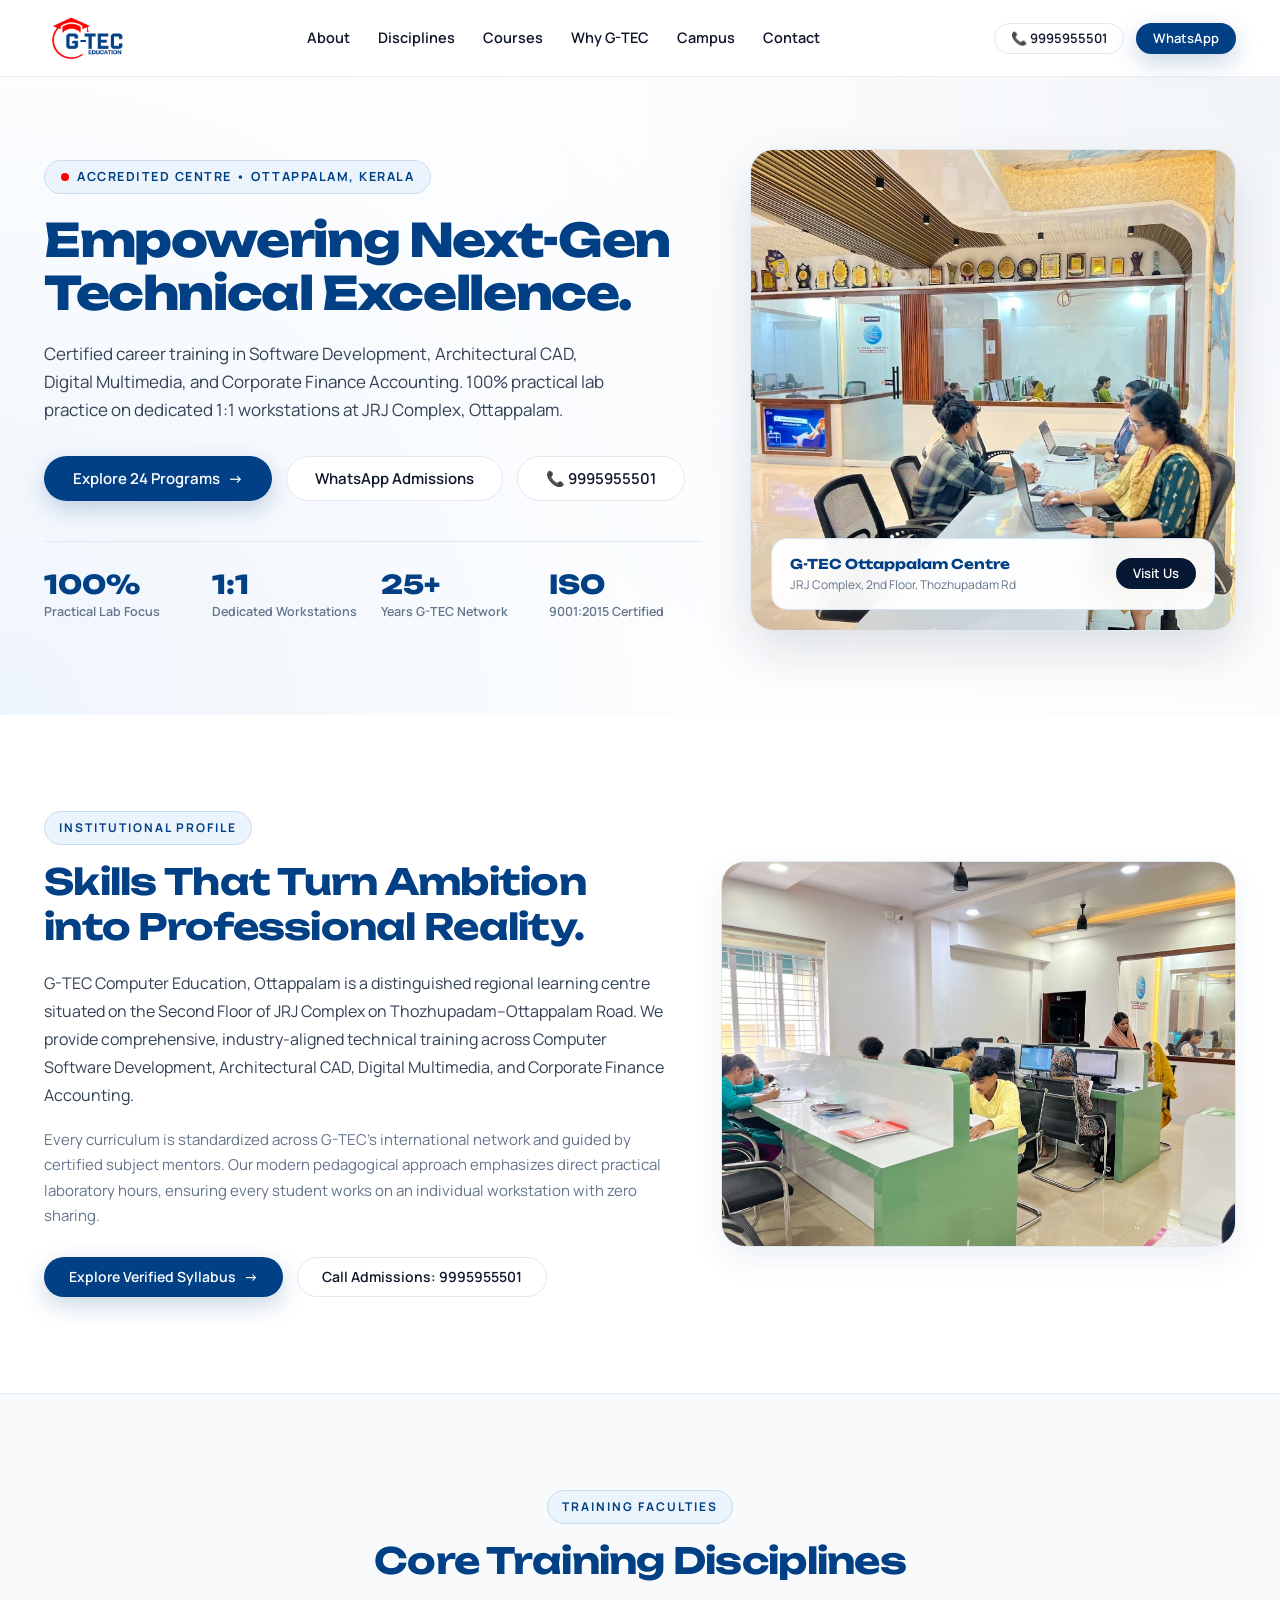
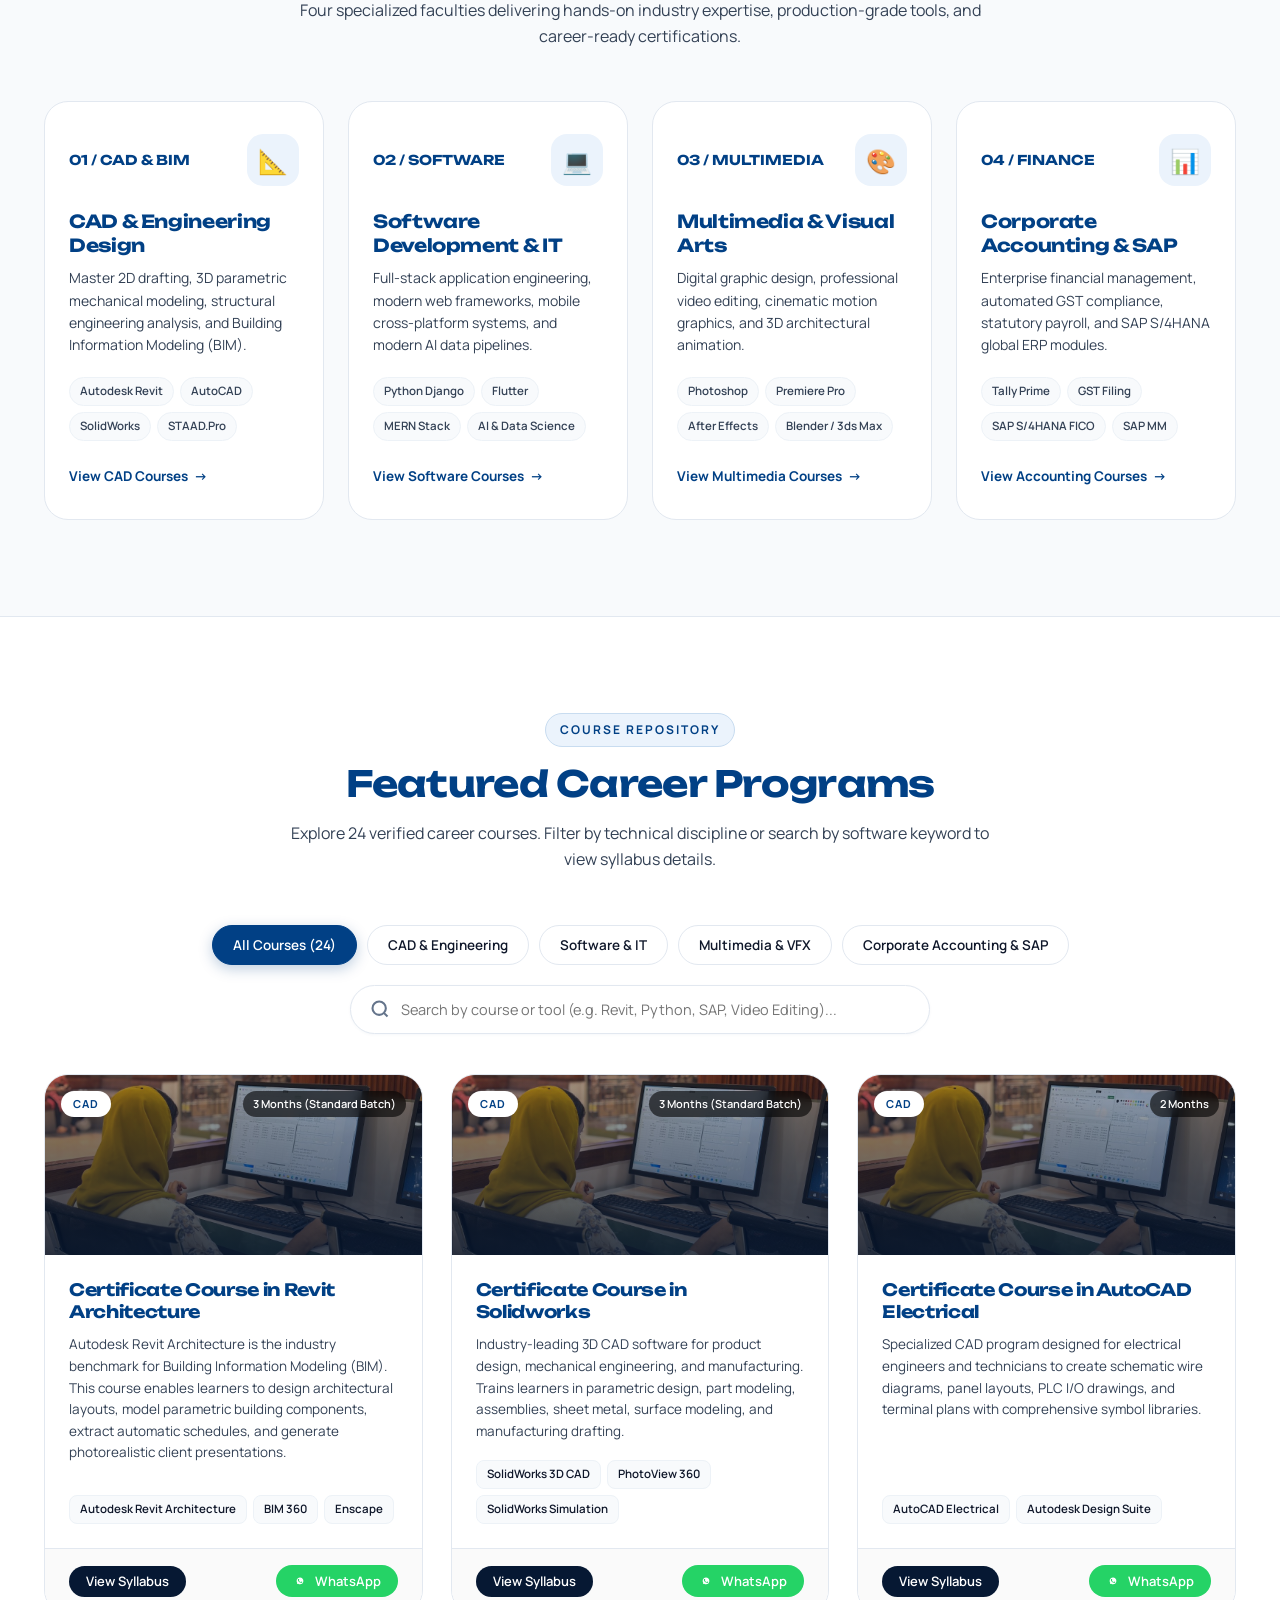
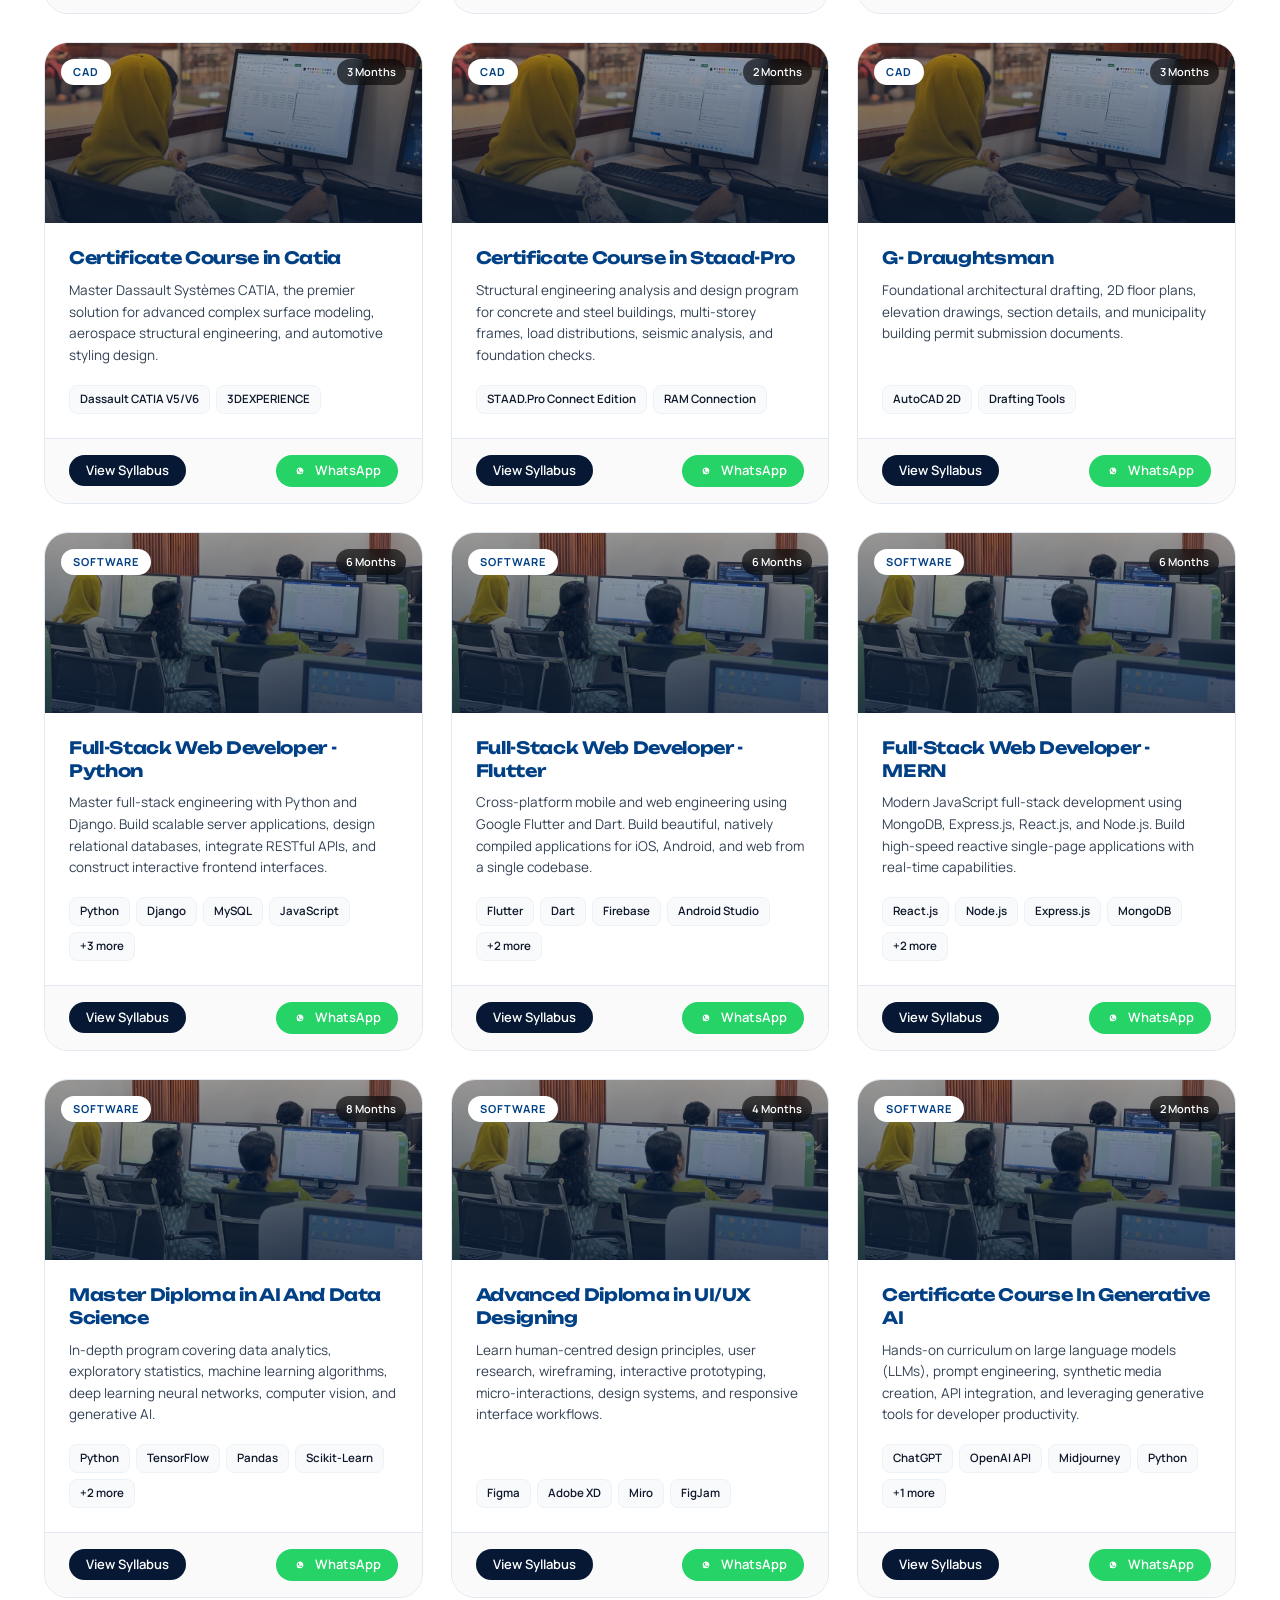
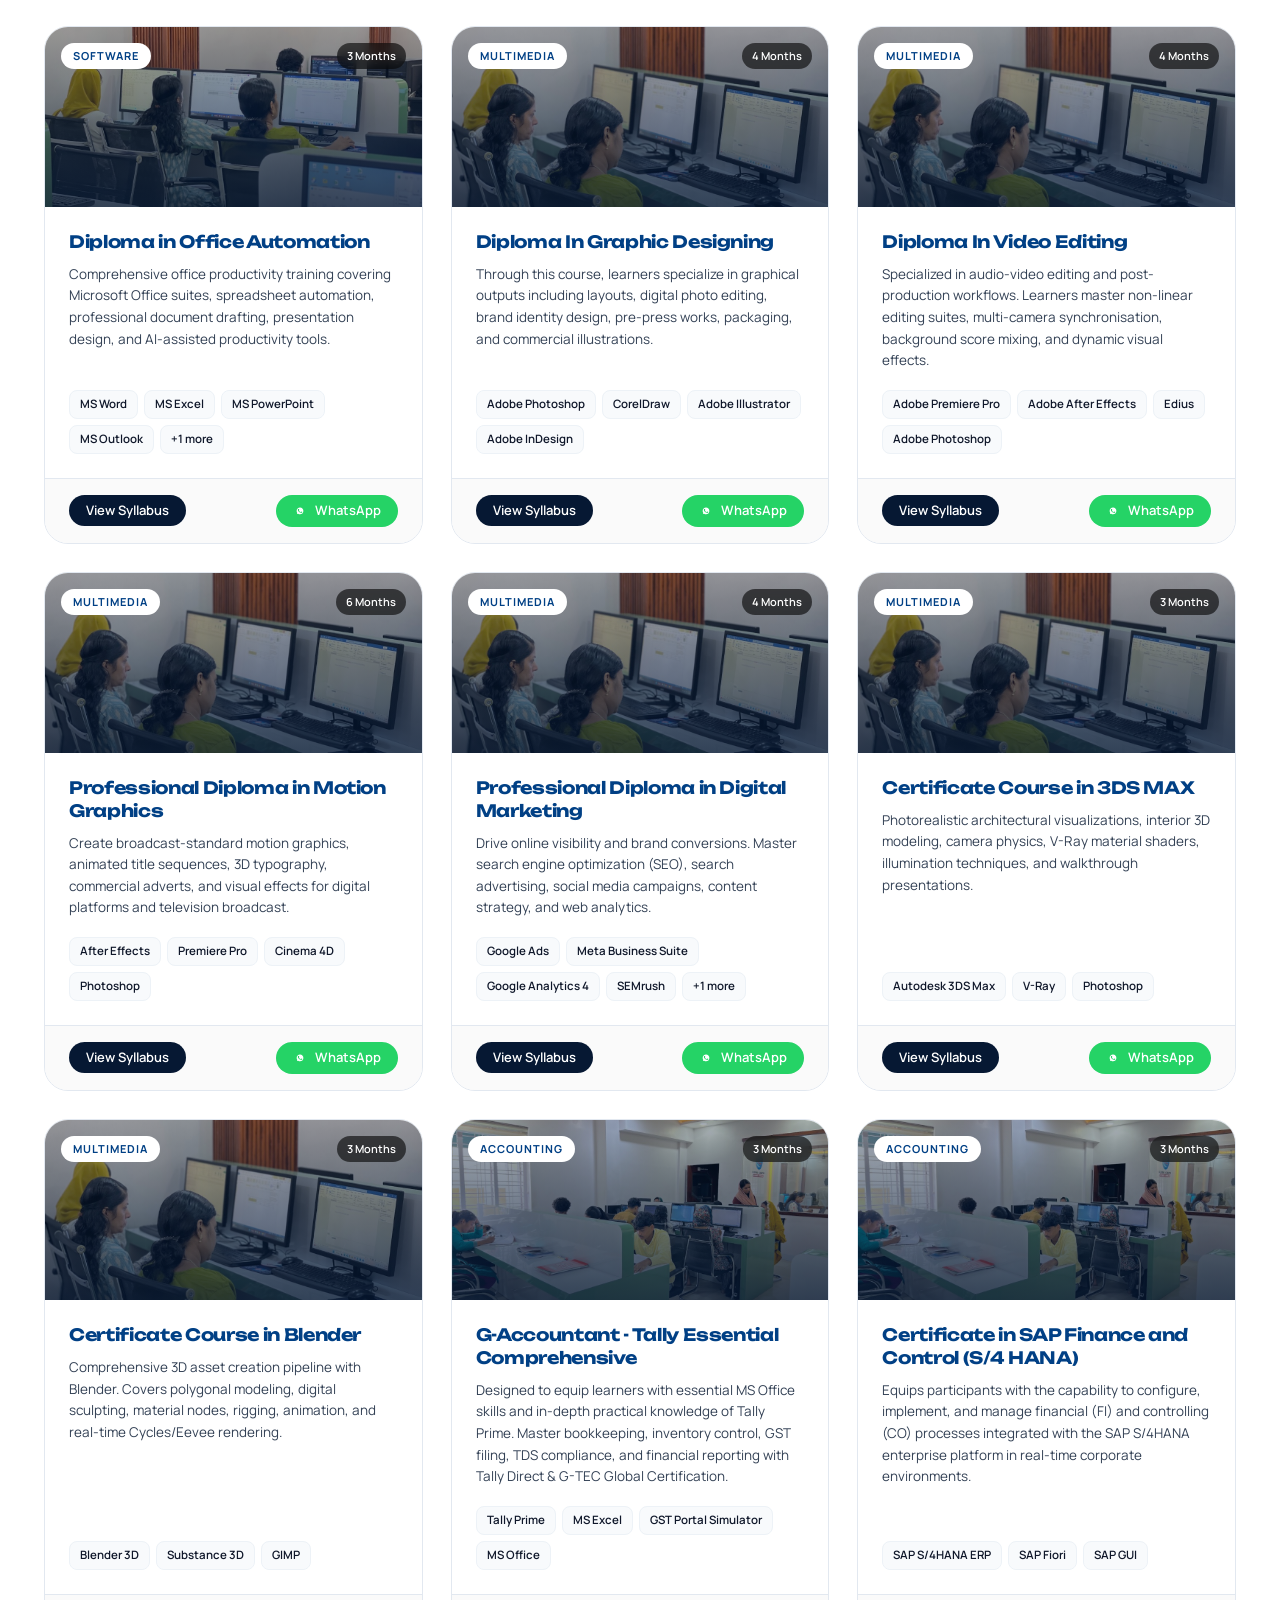
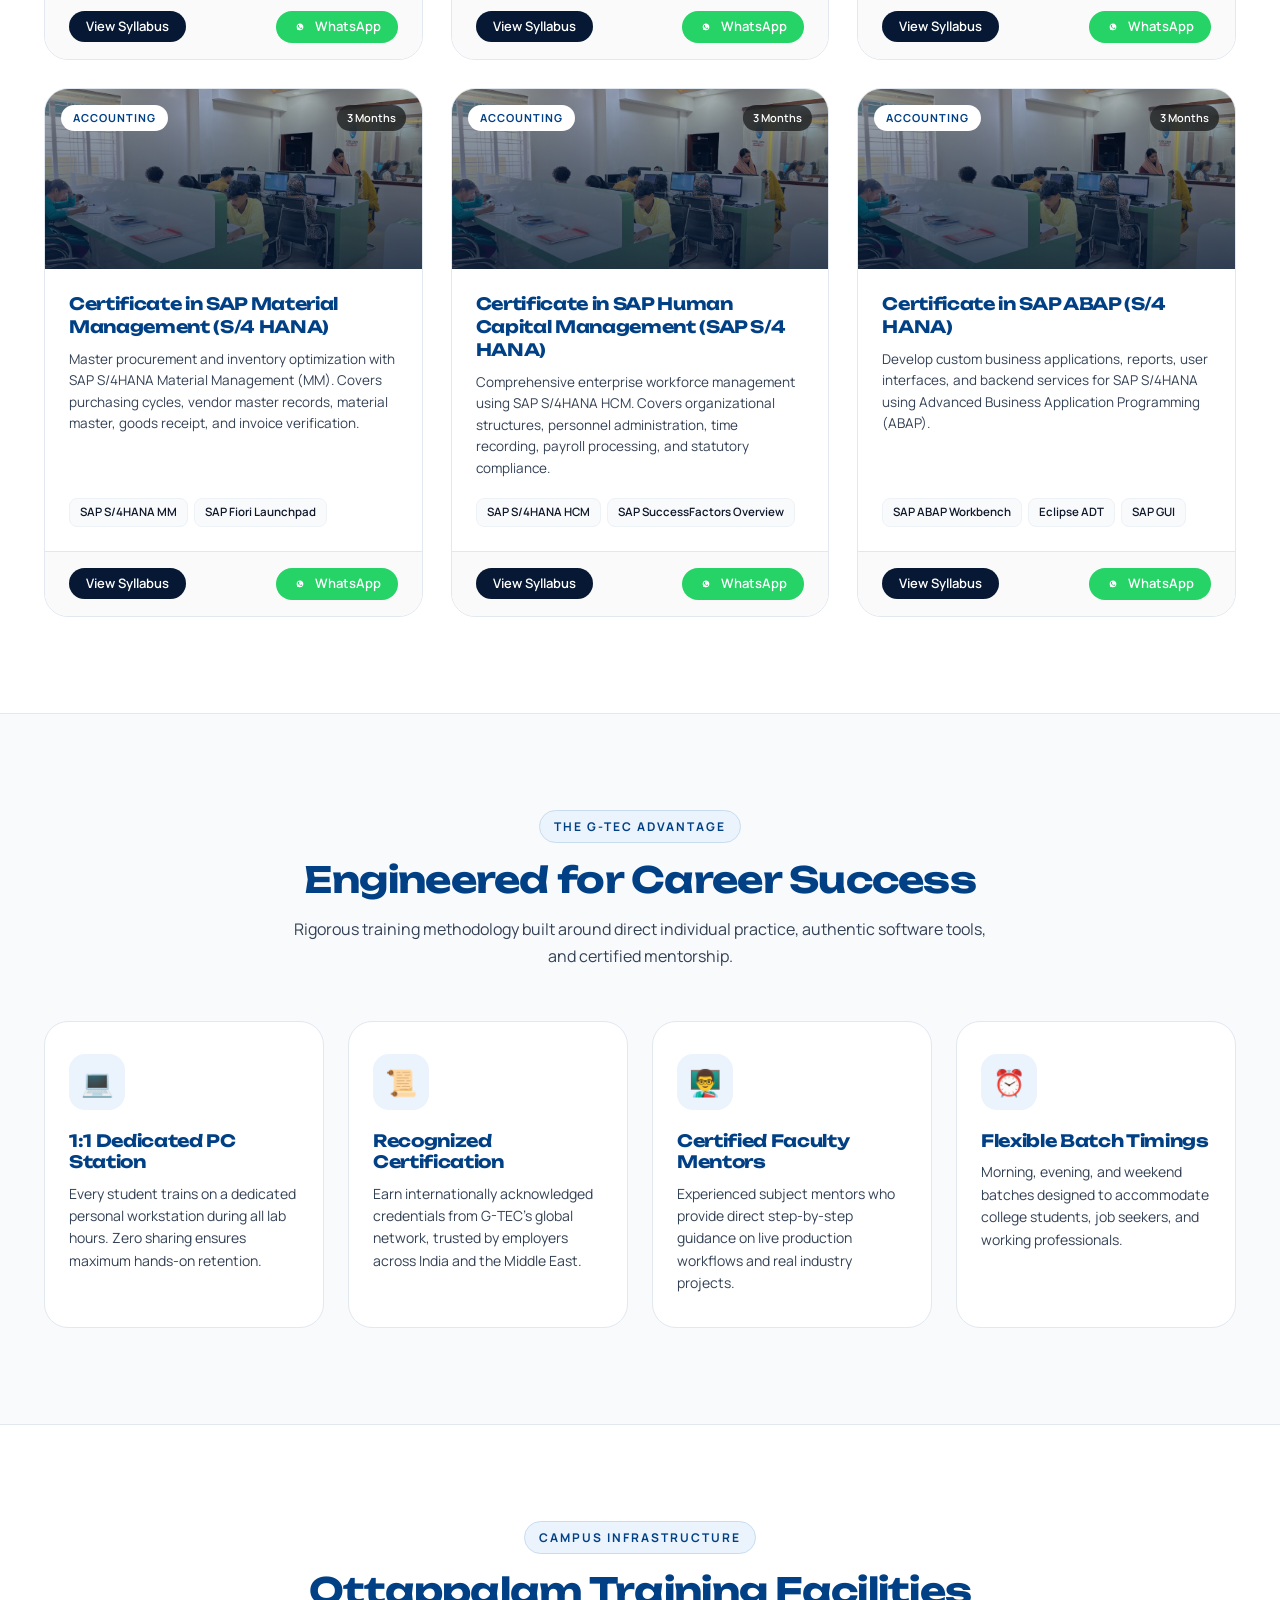
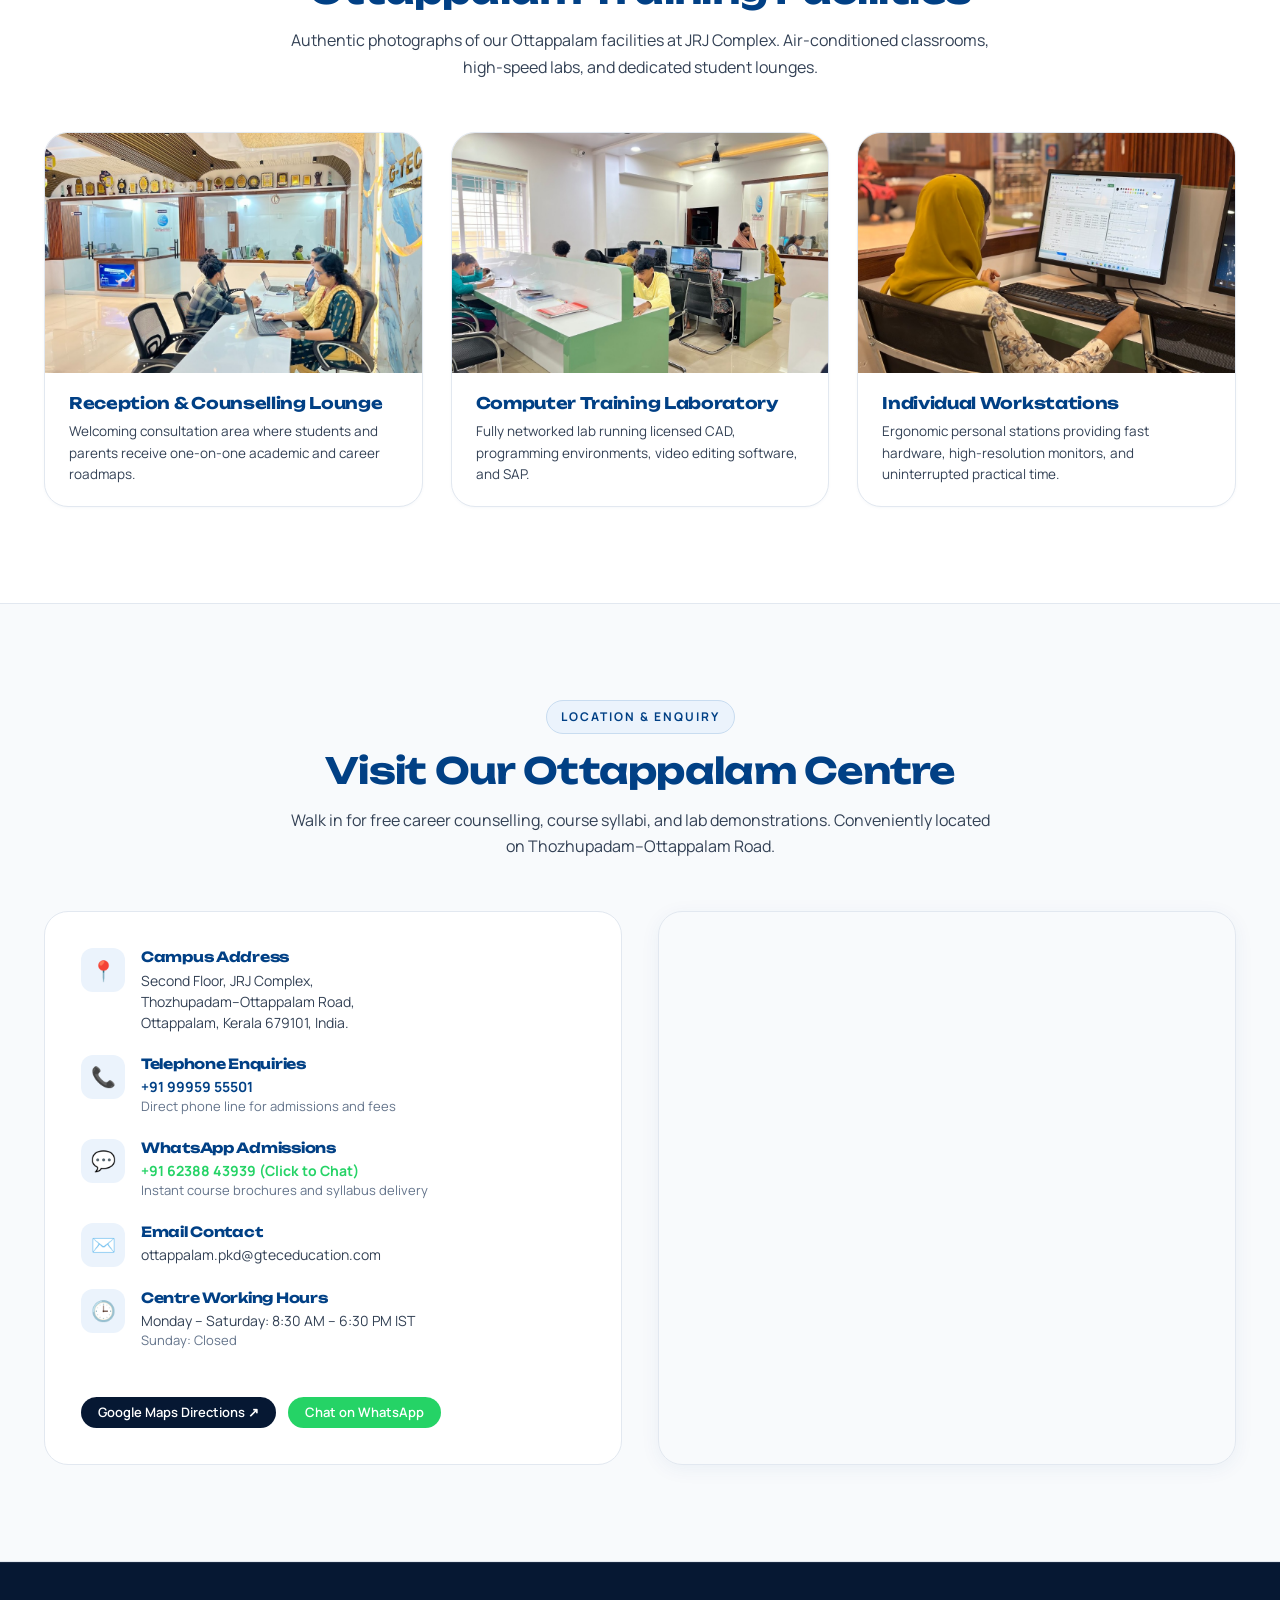
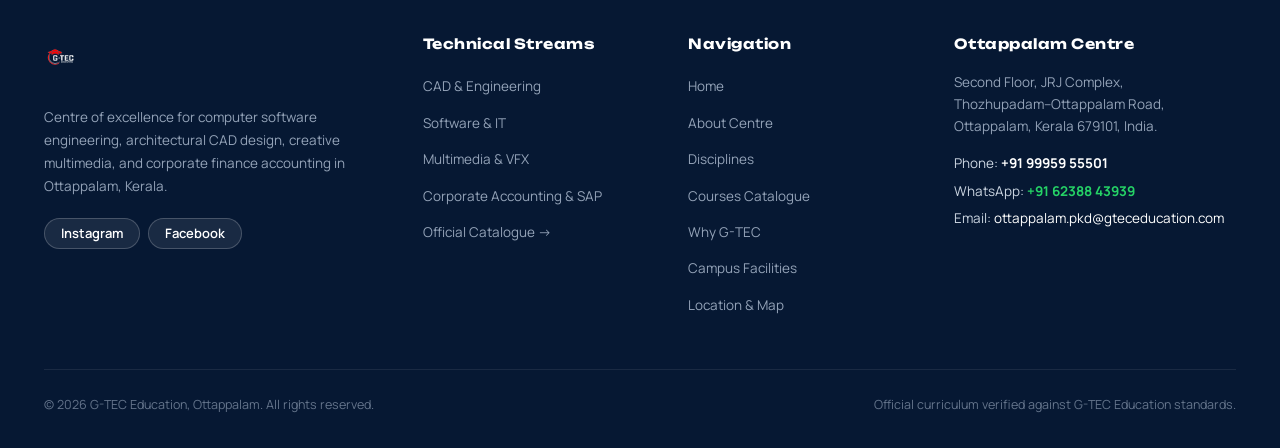
<file: index.html>
<!DOCTYPE html>
<html lang="en" class="scroll-smooth">
<head>
  <meta charset="UTF-8" />
  <meta name="viewport" content="width=device-width, initial-scale=1.0" />
  <meta http-equiv="X-UA-Compatible" content="ie=edge" />

  <!-- Primary SEO Meta Tags -->
  <title>G-TEC Education Ottappalam | Certified IT, CAD, Multimedia & Accounting Courses</title>
  <meta name="title" content="G-TEC Education Ottappalam | Certified IT, CAD, Multimedia & Accounting Courses" />
  <meta name="description" content="Official website of G-TEC Education, Ottappalam. Certified training in Python Full Stack, AutoCAD, Revit Architecture, Adobe Premiere, SAP S/4HANA, and TallyPrime at JRJ Complex, Ottappalam, Kerala." />
  <meta name="keywords" content="G-TEC Education Ottappalam, computer training institute Ottappalam, software courses Kerala, Python Django course, Revit BIM training, Tally Prime accounting, SAP S4HANA course, graphic design institute Ottappalam" />
  <meta name="robots" content="index, follow" />
  <meta name="theme-color" content="#014085" />

  <!-- Open Graph / Social -->
  <meta property="og:type" content="website" />
  <meta property="og:url" content="https://final-third-haris.github.io/https-gtecottapalam.github.io/" />
  <meta property="og:title" content="G-TEC Education Ottappalam | Empowering Next-Gen Technical Excellence" />
  <meta property="og:description" content="Certified training in Software Development, Architectural CAD, Multimedia Arts, and Corporate Accounting at JRJ Complex, Ottappalam." />
  <meta property="og:image" content="./reception-lounge.jpg" />

  <!-- Favicon -->
  <link rel="icon" type="image/png" href="./favicon.png" />
  <link rel="apple-touch-icon" href="./favicon.png" />

  <!-- Google Fonts Preconnect -->
  <link rel="preconnect" href="https://fonts.googleapis.com" />
  <link rel="preconnect" href="https://fonts.gstatic.com" crossorigin />
  <link href="https://fonts.googleapis.com/css2?family=Unbounded:wght@300;400;500;600;700;800;900&family=Manrope:wght@300;400;500;600;700;800&display=swap" rel="stylesheet" />

  <!-- Stylesheet -->
  <link rel="stylesheet" href="./main.css" />

  <!-- Structured Data JSON-LD -->
  <script type="application/ld+json">
  {
    "@context": "https://schema.org",
    "@type": "EducationalOrganization",
    "name": "G-TEC Education, Ottappalam",
    "description": "Leading computer training centre in Ottappalam providing certified programs in Software Development, CAD, Multimedia, and Corporate Accounting.",
    "url": "https://final-third-haris.github.io/https-gtecottapalam.github.io/",
    "logo": "https://final-third-haris.github.io/https-gtecottapalam.github.io/gtec-logo.png",
    "image": "https://final-third-haris.github.io/https-gtecottapalam.github.io/reception-lounge.jpg",
    "telephone": "+919995955501",
    "email": "ottappalam.pkd@gteceducation.com",
    "address": {
      "@type": "PostalAddress",
      "streetAddress": "Second Floor, JRJ Complex, Thozhupadam–Ottappalam Road",
      "addressLocality": "Ottappalam",
      "addressRegion": "Kerala",
      "postalCode": "679101",
      "addressCountry": "IN"
    },
    "geo": {
      "@type": "GeoCoordinates",
      "latitude": 10.7711467,
      "longitude": 76.3762886
    },
    "sameAs": [
      "https://www.instagram.com/gtecottapalam/?hl=en",
      "https://www.facebook.com/gtecotp/",
      "https://maps.app.goo.gl/fbnyT27gH3FD3fjV9"
    ]
  }
  </script>
</head>
<body>

  <!-- STICKY FROSTED HEADER (ARMOR-BD NAVIGATION ARCHITECTURE) -->
  <header class="site-header">
    <div class="container header-container">
      
      <!-- Logo -->
      <a href="#hero" class="header-logo-link" aria-label="G-TEC Education Ottappalam Home">
        <img src="./gtec-logo.png" alt="G-TEC Education Logo" class="header-logo-img" width="168" height="44" />
      </a>

      <!-- Primary Desktop Navigation -->
      <nav class="header-nav" aria-label="Primary Navigation">
        <a href="#about" class="nav-link">About</a>
        <a href="#solutions" class="nav-link">Disciplines</a>
        <a href="#courses" class="nav-link">Courses</a>
        <a href="#features" class="nav-link">Why G-TEC</a>
        <a href="#campus" class="nav-link">Campus</a>
        <a href="#contact" class="nav-link">Contact</a>
      </nav>

      <!-- Right Action Pills -->
      <div class="header-actions">
        <a href="tel:+919995955501" class="btn btn-outline btn-sm hide-mobile" aria-label="Call G-TEC Ottappalam">
          <span>📞 9995955501</span>
        </a>
        <a href="https://wa.me/916238843939" target="_blank" rel="noopener noreferrer" class="btn btn-primary btn-sm hide-mobile" aria-label="Chat on WhatsApp">
          <span>WhatsApp</span>
        </a>
        <button type="button" class="mobile-toggle" onclick="toggleMobileDrawer(true)" aria-label="Open navigation menu">
          ☰
        </button>
      </div>

    </div>
  </header>

  <!-- Mobile Drawer -->
  <div class="mobile-nav-drawer" id="mobile-nav-drawer" onclick="toggleMobileDrawer(false)">
    <div class="drawer-panel" onclick="event.stopPropagation()">
      <div>
        <div style="display: flex; justify-content: space-between; align-items: center; margin-bottom: 2rem;">
          <img src="./gtec-logo.png" alt="G-TEC Logo" style="height: 38px; width: auto;" />
          <button type="button" style="background: none; border: none; font-size: 26px; cursor: pointer; color: var(--color-slate-dark);" onclick="toggleMobileDrawer(false)">&times;</button>
        </div>
        <nav style="display: flex; flex-direction: column; gap: 1.25rem;">
          <a href="#about" class="nav-link" onclick="toggleMobileDrawer(false)">About</a>
          <a href="#solutions" class="nav-link" onclick="toggleMobileDrawer(false)">Disciplines</a>
          <a href="#courses" class="nav-link" onclick="toggleMobileDrawer(false)">Courses</a>
          <a href="#features" class="nav-link" onclick="toggleMobileDrawer(false)">Why G-TEC</a>
          <a href="#campus" class="nav-link" onclick="toggleMobileDrawer(false)">Campus</a>
          <a href="#contact" class="nav-link" onclick="toggleMobileDrawer(false)">Contact</a>
        </nav>
      </div>

      <div style="display: flex; flex-direction: column; gap: 0.75rem; border-top: 1px solid var(--border-color); padding-top: 1.5rem;">
        <a href="tel:+919995955501" class="btn btn-outline" style="width: 100%;">
          Call: +91 99959 55501
        </a>
        <a href="https://wa.me/916238843939" target="_blank" rel="noopener noreferrer" class="btn btn-primary" style="width: 100%;">
          Chat on WhatsApp
        </a>
      </div>
    </div>
  </div>

  <main id="main-content">

    <!-- HERO SECTION (ARMOR-BD EDITORIAL ARCHITECTURE + G-TEC IDENTITY) -->
    <section class="hero-section" id="hero">
      <div class="container">
        <div class="hero-grid">
          
          <!-- Hero Text Content -->
          <div>
            <div class="hero-eyebrow">
              <span class="hero-eyebrow-dot"></span>
              <span>ACCREDITED CENTRE • OTTAPPALAM, KERALA</span>
            </div>

            <h1 class="hero-title">
              Empowering Next-Gen Technical Excellence.
            </h1>

            <p class="hero-subtitle">
              Certified career training in Software Development, Architectural CAD, Digital Multimedia, and Corporate Finance Accounting. 100% practical lab practice on dedicated 1:1 workstations at JRJ Complex, Ottappalam.
            </p>

            <div class="hero-actions">
              <a href="#courses" class="btn btn-primary btn-lg">
                <span>Explore 24 Programs</span>
                <span>&rarr;</span>
              </a>
              <a href="https://wa.me/916238843939?text=Hello%20G-TEC%20Education%20Ottappalam%2C%20I%20would%20like%20course%20and%20admission%20details." target="_blank" rel="noopener noreferrer" class="btn btn-outline btn-lg">
                <span>WhatsApp Admissions</span>
              </a>
              <a href="tel:+919995955501" class="btn btn-outline btn-lg hide-mobile">
                <span>📞 9995955501</span>
              </a>
            </div>

            <!-- Proof Metrics (Armor-BD Style Stats Strip) -->
            <div class="hero-stats-grid">
              <div class="hero-stat-card">
                <span class="hero-stat-number">100%</span>
                <span class="hero-stat-label">Practical Lab Focus</span>
              </div>
              <div class="hero-stat-card">
                <span class="hero-stat-number">1:1</span>
                <span class="hero-stat-label">Dedicated Workstations</span>
              </div>
              <div class="hero-stat-card">
                <span class="hero-stat-number">25+</span>
                <span class="hero-stat-label">Years G-TEC Network</span>
              </div>
              <div class="hero-stat-card">
                <span class="hero-stat-number">ISO</span>
                <span class="hero-stat-label">9001:2015 Certified</span>
              </div>
            </div>
          </div>

          <!-- Hero Visual Frame -->
          <div>
            <div class="hero-visual-frame">
              <img src="./reception-lounge.jpg" alt="G-TEC Education Ottappalam Campus Reception Lounge" class="hero-visual-img" width="600" height="480" />
              <div class="hero-visual-badge">
                <div>
                  <div class="hero-badge-title">G-TEC Ottappalam Centre</div>
                  <div class="hero-badge-sub">JRJ Complex, 2nd Floor, Thozhupadam Rd</div>
                </div>
                <a href="#contact" class="btn btn-navy btn-sm">Visit Us</a>
              </div>
            </div>
          </div>

        </div>
      </div>
    </section>

    <!-- SECTION A: INTRODUCTION & INSTITUTIONAL IDENTITY -->
    <section class="section" id="about">
      <div class="container">
        <div style="display: grid; grid-template-columns: 1.1fr 0.9fr; gap: 48px; align-items: center;">
          <div>
            <span class="section-subtitle-tag">Institutional Profile</span>
            <h2 class="section-main-title" style="text-align: left; margin-bottom: 20px;">
              Skills That Turn Ambition into Professional Reality.
            </h2>
            <p style="font-size: 16px; line-height: 1.75; margin-bottom: 18px; color: var(--color-slate-body);">
              G-TEC Computer Education, Ottappalam is a distinguished regional learning centre situated on the Second Floor of JRJ Complex on Thozhupadam–Ottappalam Road. We provide comprehensive, industry-aligned technical training across Computer Software Development, Architectural CAD, Digital Multimedia, and Corporate Finance Accounting.
            </p>
            <p style="font-size: 15px; line-height: 1.7; margin-bottom: 28px; color: var(--color-slate-muted);">
              Every curriculum is standardized across G-TEC’s international network and guided by certified subject mentors. Our modern pedagogical approach emphasizes direct practical laboratory hours, ensuring every student works on an individual workstation with zero sharing.
            </p>
            <div style="display: flex; gap: 14px; flex-wrap: wrap;">
              <a href="#courses" class="btn btn-primary">
                <span>Explore Verified Syllabus</span>
                <span>&rarr;</span>
              </a>
              <a href="tel:+919995955501" class="btn btn-outline">
                <span>Call Admissions: 9995955501</span>
              </a>
            </div>
          </div>
          <div style="border-radius: var(--radius-xl); overflow: hidden; border: 1px solid var(--border-color); box-shadow: var(--shadow-lg);">
            <img src="./training-lab-wide.jpg" alt="Computer Training Lab at G-TEC Ottappalam" width="600" height="420" style="width: 100%; height: 100%; object-fit: cover;" />
          </div>
        </div>
      </div>
    </section>

    <!-- SECTION B: CORE TRAINING DISCIPLINES (ARMOR-BD SOLUTIONS ARCHITECTURE) -->
    <section class="section section-alt" id="solutions">
      <div class="container">
        
        <div class="section-title-wrap">
          <span class="section-subtitle-tag">Training Faculties</span>
          <h2 class="section-main-title">Core Training Disciplines</h2>
          <p class="section-lead-desc">
            Four specialized faculties delivering hands-on industry expertise, production-grade tools, and career-ready certifications.
          </p>
        </div>

        <div class="solutions-grid">
          
          <!-- Faculty 01: CAD & BIM -->
          <article class="solution-card">
            <div class="solution-card-top">
              <span class="solution-index">01 / CAD & BIM</span>
              <div class="solution-icon-box">📐</div>
            </div>
            <h3 class="solution-title">CAD & Engineering Design</h3>
            <p class="solution-desc">
              Master 2D drafting, 3D parametric mechanical modeling, structural engineering analysis, and Building Information Modeling (BIM).
            </p>
            <div class="solution-tags">
              <span class="solution-tag-pill">Autodesk Revit</span>
              <span class="solution-tag-pill">AutoCAD</span>
              <span class="solution-tag-pill">SolidWorks</span>
              <span class="solution-tag-pill">STAAD.Pro</span>
            </div>
            <a href="#courses" class="solution-action-btn" onclick="setCategory('cad')">
              <span>View CAD Courses</span>
              <span>&rarr;</span>
            </a>
          </article>

          <!-- Faculty 02: Software & IT -->
          <article class="solution-card">
            <div class="solution-card-top">
              <span class="solution-index">02 / SOFTWARE</span>
              <div class="solution-icon-box">💻</div>
            </div>
            <h3 class="solution-title">Software Development & IT</h3>
            <p class="solution-desc">
              Full-stack application engineering, modern web frameworks, mobile cross-platform systems, and modern AI data pipelines.
            </p>
            <div class="solution-tags">
              <span class="solution-tag-pill">Python Django</span>
              <span class="solution-tag-pill">Flutter</span>
              <span class="solution-tag-pill">MERN Stack</span>
              <span class="solution-tag-pill">AI & Data Science</span>
            </div>
            <a href="#courses" class="solution-action-btn" onclick="setCategory('software')">
              <span>View Software Courses</span>
              <span>&rarr;</span>
            </a>
          </article>

          <!-- Faculty 03: Multimedia & VFX -->
          <article class="solution-card">
            <div class="solution-card-top">
              <span class="solution-index">03 / MULTIMEDIA</span>
              <div class="solution-icon-box">🎨</div>
            </div>
            <h3 class="solution-title">Multimedia & Visual Arts</h3>
            <p class="solution-desc">
              Digital graphic design, professional video editing, cinematic motion graphics, and 3D architectural animation.
            </p>
            <div class="solution-tags">
              <span class="solution-tag-pill">Photoshop</span>
              <span class="solution-tag-pill">Premiere Pro</span>
              <span class="solution-tag-pill">After Effects</span>
              <span class="solution-tag-pill">Blender / 3ds Max</span>
            </div>
            <a href="#courses" class="solution-action-btn" onclick="setCategory('multimedia')">
              <span>View Multimedia Courses</span>
              <span>&rarr;</span>
            </a>
          </article>

          <!-- Faculty 04: Corporate Accounting -->
          <article class="solution-card">
            <div class="solution-card-top">
              <span class="solution-index">04 / FINANCE</span>
              <div class="solution-icon-box">📊</div>
            </div>
            <h3 class="solution-title">Corporate Accounting & SAP</h3>
            <p class="solution-desc">
              Enterprise financial management, automated GST compliance, statutory payroll, and SAP S/4HANA global ERP modules.
            </p>
            <div class="solution-tags">
              <span class="solution-tag-pill">Tally Prime</span>
              <span class="solution-tag-pill">GST Filing</span>
              <span class="solution-tag-pill">SAP S/4HANA FICO</span>
              <span class="solution-tag-pill">SAP MM</span>
            </div>
            <a href="#courses" class="solution-action-btn" onclick="setCategory('accounting')">
              <span>View Accounting Courses</span>
              <span>&rarr;</span>
            </a>
          </article>

        </div>

      </div>
    </section>

    <!-- SECTION C: INTERACTIVE COURSE CATALOGUE (ARMOR-BD PRODUCT REPOSITORY) -->
    <section class="section" id="courses">
      <div class="container">
        
        <div class="section-title-wrap">
          <span class="section-subtitle-tag">Course Repository</span>
          <h2 class="section-main-title">Featured Career Programs</h2>
          <p class="section-lead-desc">
            Explore 24 verified career courses. Filter by technical discipline or search by software keyword to view syllabus details.
          </p>
        </div>

        <!-- Filter Controls -->
        <div class="courses-filter-bar">
          <div class="courses-tabs-nav" role="tablist">
            <button type="button" class="course-tab-pill active" data-category="all" onclick="setCategory('all')">All Courses (24)</button>
            <button type="button" class="course-tab-pill" data-category="cad" onclick="setCategory('cad')">CAD & Engineering</button>
            <button type="button" class="course-tab-pill" data-category="software" onclick="setCategory('software')">Software & IT</button>
            <button type="button" class="course-tab-pill" data-category="multimedia" onclick="setCategory('multimedia')">Multimedia & VFX</button>
            <button type="button" class="course-tab-pill" data-category="accounting" onclick="setCategory('accounting')">Corporate Accounting & SAP</button>
          </div>

          <div class="course-search-capsule">
            <svg width="20" height="20" viewBox="0 0 24 24" fill="none" stroke="currentColor" stroke-width="2.5">
              <circle cx="11" cy="11" r="8"></circle>
              <line x1="21" y1="21" x2="16.65" y2="16.65"></line>
            </svg>
            <input type="text" id="course-search-input" class="course-search-input" placeholder="Search by course or tool (e.g. Revit, Python, SAP, Video Editing)..." aria-label="Search courses" />
          </div>
        </div>

        <!-- Dynamic Course Grid (Populated & Synchronized by bundle.js) -->
        <div class="courses-grid-layout" id="courses-grid">
          
          <!-- Initial Pre-Rendered Cards for SEO & Instant Visibility -->
          <article class="armor-course-card">
            <div class="course-card-top" style="background-image: url('./student-workstation.jpg');">
              <span class="course-category-badge">CAD</span>
              <span class="course-duration-badge">3 Months</span>
            </div>
            <div class="course-card-body">
              <h3><a href="#courses" onclick="openCourseModal('cad-revit-architecture')">Certificate Course in Revit Architecture</a></h3>
              <p class="course-card-desc">Architectural BIM modeling, parametric family creation, construction documentation, and photorealistic 3D visualization.</p>
              <div class="course-tools-deck">
                <span class="tool-chip">Autodesk Revit</span>
                <span class="tool-chip">BIM</span>
                <span class="tool-chip">3D Modeling</span>
              </div>
            </div>
            <div class="course-card-footer">
              <button type="button" class="btn btn-navy btn-sm" onclick="openCourseModal('cad-revit-architecture')">View Syllabus</button>
              <a href="https://wa.me/916238843939?text=Hello%20G-TEC%20Ottappalam%2C%20I%20would%20like%20to%20know%20more%20about%20Revit%20Architecture." target="_blank" rel="noopener noreferrer" class="btn btn-whatsapp btn-sm">WhatsApp</a>
            </div>
          </article>

          <article class="armor-course-card">
            <div class="course-card-top" style="background-image: url('./students-coding-lab.jpg');">
              <span class="course-category-badge">SOFTWARE</span>
              <span class="course-duration-badge">6 Months</span>
            </div>
            <div class="course-card-body">
              <h3><a href="#courses" onclick="openCourseModal('sw-python-fullstack')">Full-Stack Web Developer - Python</a></h3>
              <p class="course-card-desc">End-to-end full-stack web engineering with Python, Django, REST APIs, PostgreSQL, HTML5, CSS3, JavaScript, and Git.</p>
              <div class="course-tools-deck">
                <span class="tool-chip">Python</span>
                <span class="tool-chip">Django</span>
                <span class="tool-chip">PostgreSQL</span>
                <span class="tool-chip">REST APIs</span>
              </div>
            </div>
            <div class="course-card-footer">
              <button type="button" class="btn btn-navy btn-sm" onclick="openCourseModal('sw-python-fullstack')">View Syllabus</button>
              <a href="https://wa.me/916238843939?text=Hello%20G-TEC%20Ottappalam%2C%20I%20would%20like%20to%20know%20more%20about%20Python%20Full%20Stack." target="_blank" rel="noopener noreferrer" class="btn btn-whatsapp btn-sm">WhatsApp</a>
            </div>
          </article>

          <article class="armor-course-card">
            <div class="course-card-top" style="background-image: url('./students-learning.jpg');">
              <span class="course-category-badge">MULTIMEDIA</span>
              <span class="course-duration-badge">3 Months</span>
            </div>
            <div class="course-card-body">
              <h3><a href="#courses" onclick="openCourseModal('mm-video-editing')">Diploma In Video Editing</a></h3>
              <p class="course-card-desc">Professional non-linear video editing, color grading, multi-camera sequencing, and audio mastering.</p>
              <div class="course-tools-deck">
                <span class="tool-chip">Premiere Pro</span>
                <span class="tool-chip">After Effects</span>
                <span class="tool-chip">Audition</span>
              </div>
            </div>
            <div class="course-card-footer">
              <button type="button" class="btn btn-navy btn-sm" onclick="openCourseModal('mm-video-editing')">View Syllabus</button>
              <a href="https://wa.me/916238843939?text=Hello%20G-TEC%20Ottappalam%2C%20I%20would%20like%20to%20know%20more%20about%20Video%20Editing." target="_blank" rel="noopener noreferrer" class="btn btn-whatsapp btn-sm">WhatsApp</a>
            </div>
          </article>

          <article class="armor-course-card">
            <div class="course-card-top" style="background-image: url('./training-lab-perspective.jpg');">
              <span class="course-category-badge">ACCOUNTING</span>
              <span class="course-duration-badge">3 Months</span>
            </div>
            <div class="course-card-body">
              <h3><a href="#courses" onclick="openCourseModal('acc-sap-fico')">Certificate in SAP Finance and Control (S/4 HANA)</a></h3>
              <p class="course-card-desc">Enterprise finance on the SAP S/4HANA engine covering General Ledger, Accounts Payable, Receivable, and Asset Accounting.</p>
              <div class="course-tools-deck">
                <span class="tool-chip">SAP S/4HANA</span>
                <span class="tool-chip">SAP FICO</span>
                <span class="tool-chip">General Ledger</span>
              </div>
            </div>
            <div class="course-card-footer">
              <button type="button" class="btn btn-navy btn-sm" onclick="openCourseModal('acc-sap-fico')">View Syllabus</button>
              <a href="https://wa.me/916238843939?text=Hello%20G-TEC%20Ottappalam%2C%20I%20would%20like%20to%20know%20more%20about%20SAP%20FICO." target="_blank" rel="noopener noreferrer" class="btn btn-whatsapp btn-sm">WhatsApp</a>
            </div>
          </article>

          <article class="armor-course-card">
            <div class="course-card-top" style="background-image: url('./training-lab-wide.jpg');">
              <span class="course-category-badge">CAD</span>
              <span class="course-duration-badge">3 Months</span>
            </div>
            <div class="course-card-body">
              <h3><a href="#courses" onclick="openCourseModal('cad-solidworks')">Certificate Course in Solidworks</a></h3>
              <p class="course-card-desc">Parametric 3D solid modeling, assembly generation, sheet metal design, surface modeling, and production drafting.</p>
              <div class="course-tools-deck">
                <span class="tool-chip">SolidWorks</span>
                <span class="tool-chip">Part Modeling</span>
                <span class="tool-chip">Assemblies</span>
              </div>
            </div>
            <div class="course-card-footer">
              <button type="button" class="btn btn-navy btn-sm" onclick="openCourseModal('cad-solidworks')">View Syllabus</button>
              <a href="https://wa.me/916238843939?text=Hello%20G-TEC%20Ottappalam%2C%20I%20would%20like%20to%20know%20more%20about%20Solidworks." target="_blank" rel="noopener noreferrer" class="btn btn-whatsapp btn-sm">WhatsApp</a>
            </div>
          </article>

          <article class="armor-course-card">
            <div class="course-card-top" style="background-image: url('./reception-lounge.jpg');">
              <span class="course-category-badge">ACCOUNTING</span>
              <span class="course-duration-badge">3 Months</span>
            </div>
            <div class="course-card-body">
              <h3><a href="#courses" onclick="openCourseModal('acc-tally-essential')">G-Accountant - Tally Essential Comprehensive</a></h3>
              <p class="course-card-desc">End-to-end corporate computerized bookkeeping with TallyPrime, GST invoice filing, TDS calculations, and financial statements.</p>
              <div class="course-tools-deck">
                <span class="tool-chip">TallyPrime</span>
                <span class="tool-chip">GST Compliance</span>
                <span class="tool-chip">TDS</span>
              </div>
            </div>
            <div class="course-card-footer">
              <button type="button" class="btn btn-navy btn-sm" onclick="openCourseModal('acc-tally-essential')">View Syllabus</button>
              <a href="https://wa.me/916238843939?text=Hello%20G-TEC%20Ottappalam%2C%20I%20would%20like%20to%20know%20more%20about%20Tally%20Essential." target="_blank" rel="noopener noreferrer" class="btn btn-whatsapp btn-sm">WhatsApp</a>
            </div>
          </article>

        </div>

      </div>
    </section>

    <!-- SECTION D: WHY CHOOSE G-TEC (ARMOR-BD VALUE PROPOSITIONS) -->
    <section class="section section-alt" id="features">
      <div class="container">
        
        <div class="section-title-wrap">
          <span class="section-subtitle-tag">The G-TEC Advantage</span>
          <h2 class="section-main-title">Engineered for Career Success</h2>
          <p class="section-lead-desc">
            Rigorous training methodology built around direct individual practice, authentic software tools, and certified mentorship.
          </p>
        </div>

        <div class="features-grid">
          
          <div class="feature-card">
            <div class="feature-icon-box">💻</div>
            <h4>1:1 Dedicated PC Station</h4>
            <p>Every student trains on a dedicated personal workstation during all lab hours. Zero sharing ensures maximum hands-on retention.</p>
          </div>

          <div class="feature-card">
            <div class="feature-icon-box">📜</div>
            <h4>Recognized Certification</h4>
            <p>Earn internationally acknowledged credentials from G-TEC’s global network, trusted by employers across India and the Middle East.</p>
          </div>

          <div class="feature-card">
            <div class="feature-icon-box">👨‍🏫</div>
            <h4>Certified Faculty Mentors</h4>
            <p>Experienced subject mentors who provide direct step-by-step guidance on live production workflows and real industry projects.</p>
          </div>

          <div class="feature-card">
            <div class="feature-icon-box">⏰</div>
            <h4>Flexible Batch Timings</h4>
            <p>Morning, evening, and weekend batches designed to accommodate college students, job seekers, and working professionals.</p>
          </div>

        </div>

      </div>
    </section>

    <!-- SECTION E: CAMPUS & INFRASTRUCTURE SHOWCASE -->
    <section class="section" id="campus">
      <div class="container">
        
        <div class="section-title-wrap">
          <span class="section-subtitle-tag">Campus Infrastructure</span>
          <h2 class="section-main-title">Ottappalam Training Facilities</h2>
          <p class="section-lead-desc">
            Authentic photographs of our Ottappalam facilities at JRJ Complex. Air-conditioned classrooms, high-speed labs, and dedicated student lounges.
          </p>
        </div>

        <div class="campus-gallery-deck">
          
          <div class="campus-thumb-card">
            <img src="./reception-lounge.jpg" alt="Reception and Student Counselling Lounge" loading="lazy" />
            <div class="campus-caption-box">
              <h4>Reception & Counselling Lounge</h4>
              <p>Welcoming consultation area where students and parents receive one-on-one academic and career roadmaps.</p>
            </div>
          </div>

          <div class="campus-thumb-card">
            <img src="./training-lab-perspective.jpg" alt="High-Speed Computer Training Lab" loading="lazy" />
            <div class="campus-caption-box">
              <h4>Computer Training Laboratory</h4>
              <p>Fully networked lab running licensed CAD, programming environments, video editing software, and SAP.</p>
            </div>
          </div>

          <div class="campus-thumb-card">
            <img src="./student-workstation.jpg" alt="Dedicated Student Workstation" loading="lazy" />
            <div class="campus-caption-box">
              <h4>Individual Workstations</h4>
              <p>Ergonomic personal stations providing fast hardware, high-resolution monitors, and uninterrupted practical time.</p>
            </div>
          </div>

        </div>

      </div>
    </section>

    <!-- SECTION F: ADMISSIONS, LOCATION & VERIFIED COORDINATES (ARMOR-BD CONTACT PANEL) -->
    <section class="section section-alt" id="contact">
      <div class="container">
        
        <div class="section-title-wrap">
          <span class="section-subtitle-tag">Location & Enquiry</span>
          <h2 class="section-main-title">Visit Our Ottappalam Centre</h2>
          <p class="section-lead-desc">
            Walk in for free career counselling, course syllabi, and lab demonstrations. Conveniently located on Thozhupadam–Ottappalam Road.
          </p>
        </div>

        <div class="contact-section-grid">
          
          <!-- Contact Details -->
          <div class="contact-details-box">
            <div>
              <div class="contact-info-entry">
                <div class="contact-entry-icon">📍</div>
                <div>
                  <h5>Campus Address</h5>
                  <p>
                    Second Floor, JRJ Complex,<br />
                    Thozhupadam–Ottappalam Road,<br />
                    Ottappalam, Kerala 679101, India.
                  </p>
                </div>
              </div>

              <div class="contact-info-entry">
                <div class="contact-entry-icon">📞</div>
                <div>
                  <h5>Telephone Enquiries</h5>
                  <p><a href="tel:+919995955501" style="font-weight: 700; color: var(--color-gtec-blue);">+91 99959 55501</a></p>
                  <p style="font-size: 13px; color: var(--color-slate-muted);">Direct phone line for admissions and fees</p>
                </div>
              </div>

              <div class="contact-info-entry">
                <div class="contact-entry-icon">💬</div>
                <div>
                  <h5>WhatsApp Admissions</h5>
                  <p><a href="https://wa.me/916238843939" target="_blank" rel="noopener noreferrer" style="font-weight: 700; color: var(--color-whatsapp);">+91 62388 43939 (Click to Chat)</a></p>
                  <p style="font-size: 13px; color: var(--color-slate-muted);">Instant course brochures and syllabus delivery</p>
                </div>
              </div>

              <div class="contact-info-entry">
                <div class="contact-entry-icon">✉️</div>
                <div>
                  <h5>Email Contact</h5>
                  <p><a href="mailto:ottappalam.pkd@gteceducation.com">ottappalam.pkd@gteceducation.com</a></p>
                </div>
              </div>

              <div class="contact-info-entry">
                <div class="contact-entry-icon">🕒</div>
                <div>
                  <h5>Centre Working Hours</h5>
                  <p>Monday – Saturday: 8:30 AM – 6:30 PM IST</p>
                  <p style="font-size: 13px; color: var(--color-slate-muted);">Sunday: Closed</p>
                </div>
              </div>
            </div>

            <div style="display: flex; gap: 12px; flex-wrap: wrap; margin-top: 24px;">
              <a href="https://maps.app.goo.gl/fbnyT27gH3FD3fjV9" target="_blank" rel="noopener noreferrer" class="btn btn-navy btn-sm">
                <span>Google Maps Directions ↗</span>
              </a>
              <a href="https://wa.me/916238843939" target="_blank" rel="noopener noreferrer" class="btn btn-whatsapp btn-sm">
                <span>Chat on WhatsApp</span>
              </a>
            </div>
          </div>

          <!-- Embedded Map -->
          <div class="contact-map-embed">
            <iframe 
              src="https://www.google.com/maps/embed?pb=!1m18!1m12!1m3!1d3919.824287848695!2d76.3762886!3d10.7711467!2m3!1f0!2f0!3f0!3m2!1i1024!2i768!4f13.1!3m3!1m2!1s0x3ba7d56e9c6806ef%3A0xebe76214041b3117!2sG-TEC%20EDUCATION%20OTTAPALAM!5e0!3m2!1sen!2sin!4v1718000000000!5m2!1sen!2sin" 
              title="G-TEC Education Ottappalam Google Map Location"
              loading="lazy" 
              referrerpolicy="no-referrer-when-downgrade">
            </iframe>
          </div>

        </div>

      </div>
    </section>

  </main>

  <!-- SECTION G: GROUNDED NAVY CORPORATE FOOTER -->
  <footer class="site-footer">
    <div class="container">
      
      <div class="footer-columns-grid">
        
        <div class="footer-col">
          <a href="#hero" style="display: inline-block; margin-bottom: 20px;">
            <img src="./gtec-logo-white.png" alt="G-TEC Education Ottappalam" style="height: 44px; width: auto;" />
          </a>
          <p style="color: #94A3B8; font-size: 13.5px; line-height: 1.7; max-width: 350px; margin-bottom: 20px;">
            Centre of excellence for computer software engineering, architectural CAD design, creative multimedia, and corporate finance accounting in Ottappalam, Kerala.
          </p>
          <div style="display: flex; gap: 8px;">
            <a href="https://www.instagram.com/gtecottapalam/?hl=en" target="_blank" rel="noopener noreferrer" class="btn btn-outline btn-sm" style="color: #FFF; background: rgba(255,255,255,0.08); border-color: rgba(255,255,255,0.2);">
              Instagram
            </a>
            <a href="https://www.facebook.com/gtecotp/" target="_blank" rel="noopener noreferrer" class="btn btn-outline btn-sm" style="color: #FFF; background: rgba(255,255,255,0.08); border-color: rgba(255,255,255,0.2);">
              Facebook
            </a>
          </div>
        </div>

        <div class="footer-col">
          <h5>Technical Streams</h5>
          <ul class="footer-links-deck">
            <li><a href="#courses" onclick="setCategory('cad')">CAD & Engineering</a></li>
            <li><a href="#courses" onclick="setCategory('software')">Software & IT</a></li>
            <li><a href="#courses" onclick="setCategory('multimedia')">Multimedia & VFX</a></li>
            <li><a href="#courses" onclick="setCategory('accounting')">Corporate Accounting & SAP</a></li>
            <li><a href="https://www.gteceducation.com/courses/software" target="_blank" rel="noopener noreferrer">Official Catalogue &rarr;</a></li>
          </ul>
        </div>

        <div class="footer-col">
          <h5>Navigation</h5>
          <ul class="footer-links-deck">
            <li><a href="#hero">Home</a></li>
            <li><a href="#about">About Centre</a></li>
            <li><a href="#solutions">Disciplines</a></li>
            <li><a href="#courses">Courses Catalogue</a></li>
            <li><a href="#features">Why G-TEC</a></li>
            <li><a href="#campus">Campus Facilities</a></li>
            <li><a href="#contact">Location & Map</a></li>
          </ul>
        </div>

        <div class="footer-col">
          <h5>Ottappalam Centre</h5>
          <address style="font-style: normal; color: #94A3B8; font-size: 13.5px; line-height: 1.6; margin-bottom: 15px;">
            Second Floor, JRJ Complex,<br />
            Thozhupadam–Ottappalam Road,<br />
            Ottappalam, Kerala 679101, India.
          </address>
          <div style="font-size: 13.5px; color: #CBD5E1; display: flex; flex-direction: column; gap: 5px;">
            <div>Phone: <a href="tel:+919995955501" style="color: #FFF; font-weight: 700;">+91 99959 55501</a></div>
            <div>WhatsApp: <a href="https://wa.me/916238843939" target="_blank" rel="noopener noreferrer" style="color: var(--color-whatsapp); font-weight: 700;">+91 62388 43939</a></div>
            <div>Email: <a href="mailto:ottappalam.pkd@gteceducation.com" style="color: #FFF;">ottappalam.pkd@gteceducation.com</a></div>
          </div>
        </div>

      </div>

      <div class="footer-bottom-strap">
        <div>
          &copy; 2026 G-TEC Education, Ottappalam. All rights reserved.
        </div>
        <div>
          Official curriculum verified against G-TEC Education standards.
        </div>
      </div>

    </div>
  </footer>

  <!-- Course Syllabus Modal -->
  <div class="modal-overlay" id="course-modal-overlay">
    <div class="modal-sheet" id="course-modal-content" role="dialog" aria-modal="true"></div>
  </div>

  <!-- Interactive Logic Bundle -->
  <script src="./bundle.js" defer></script>
</body>
</html>
</file>
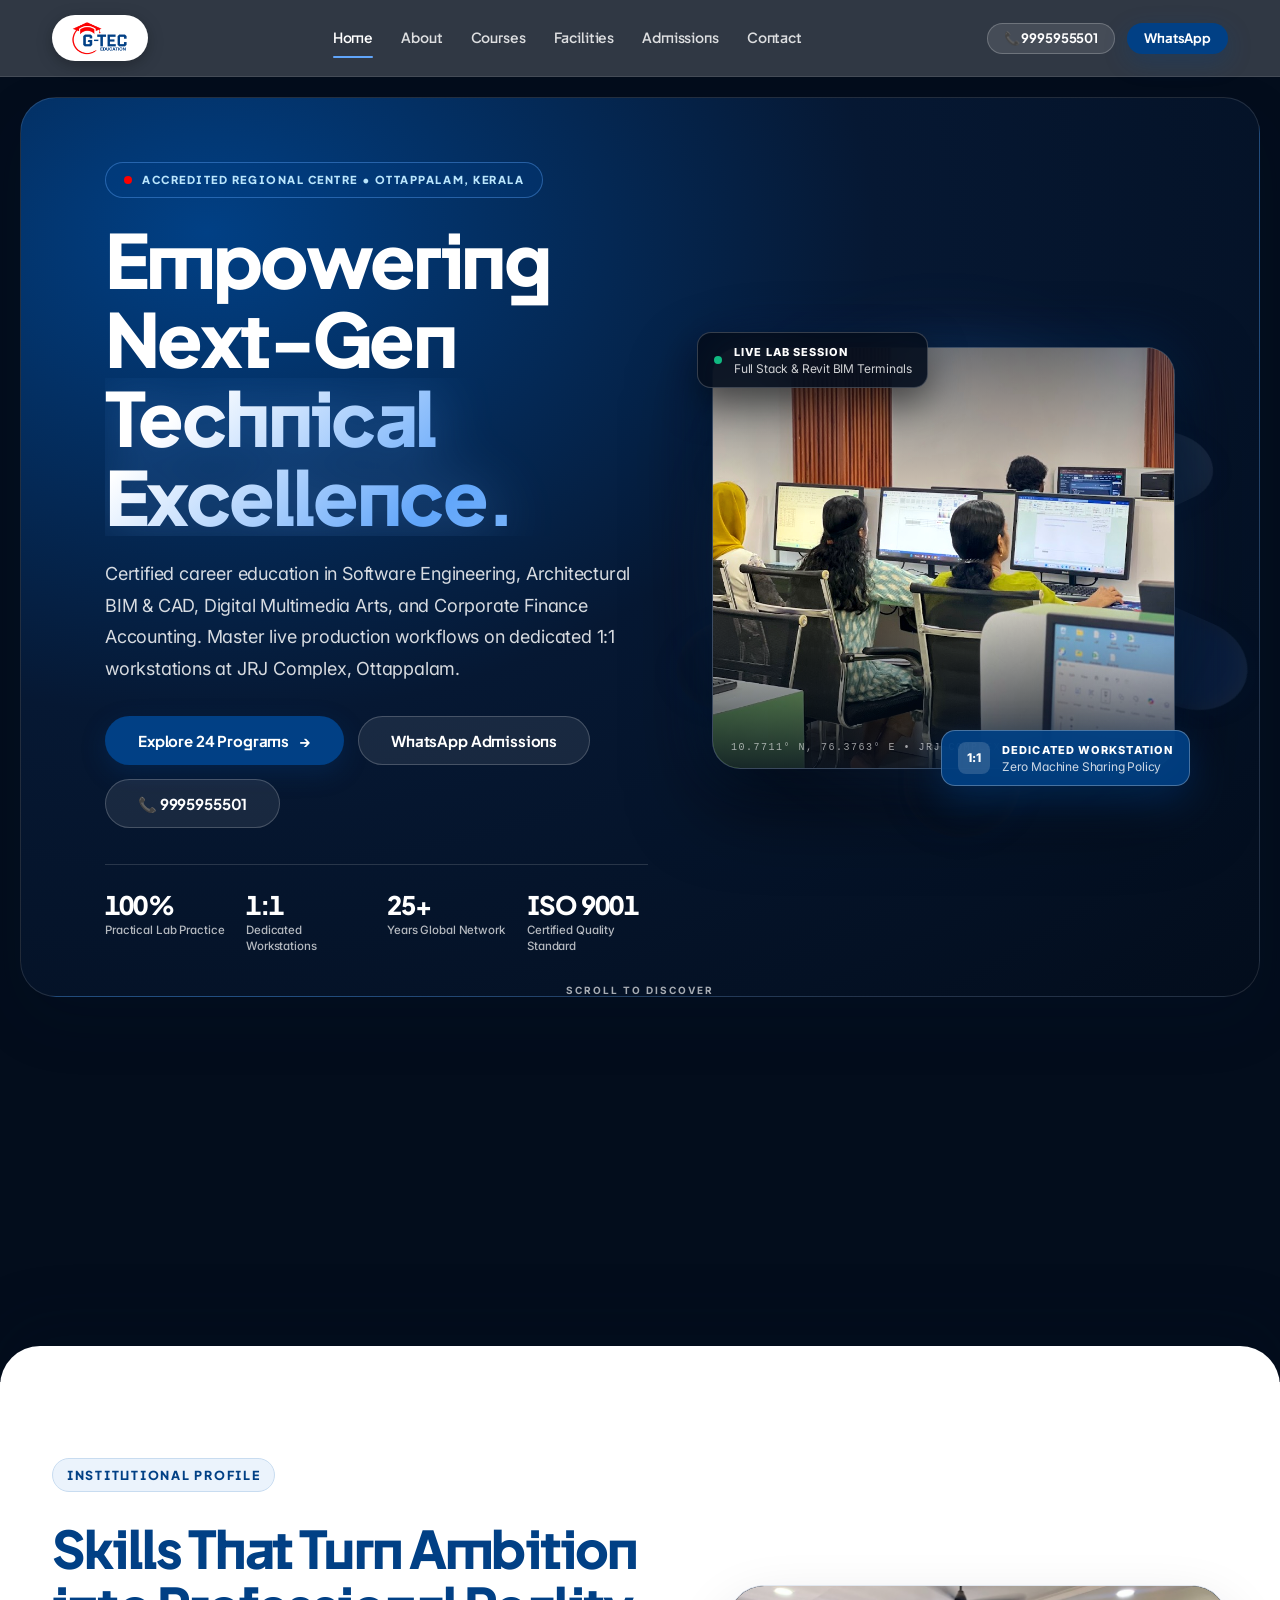
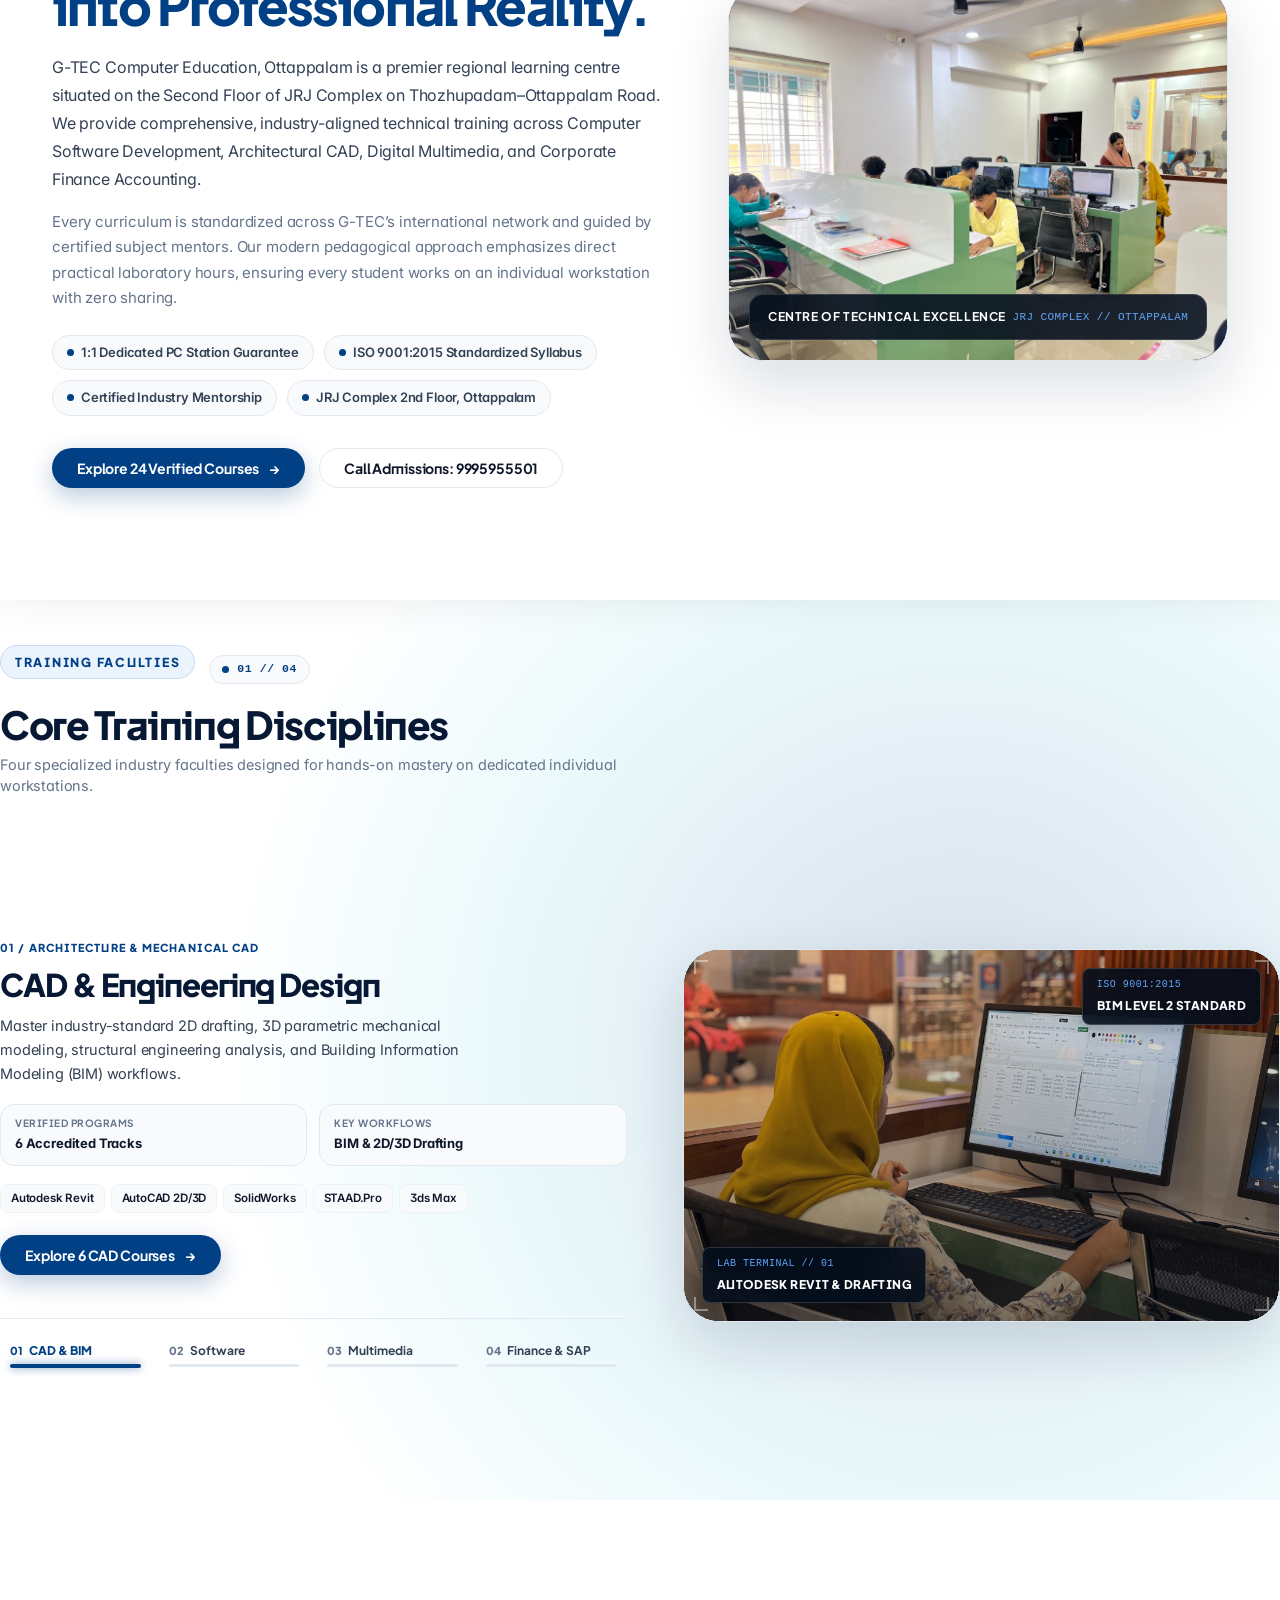
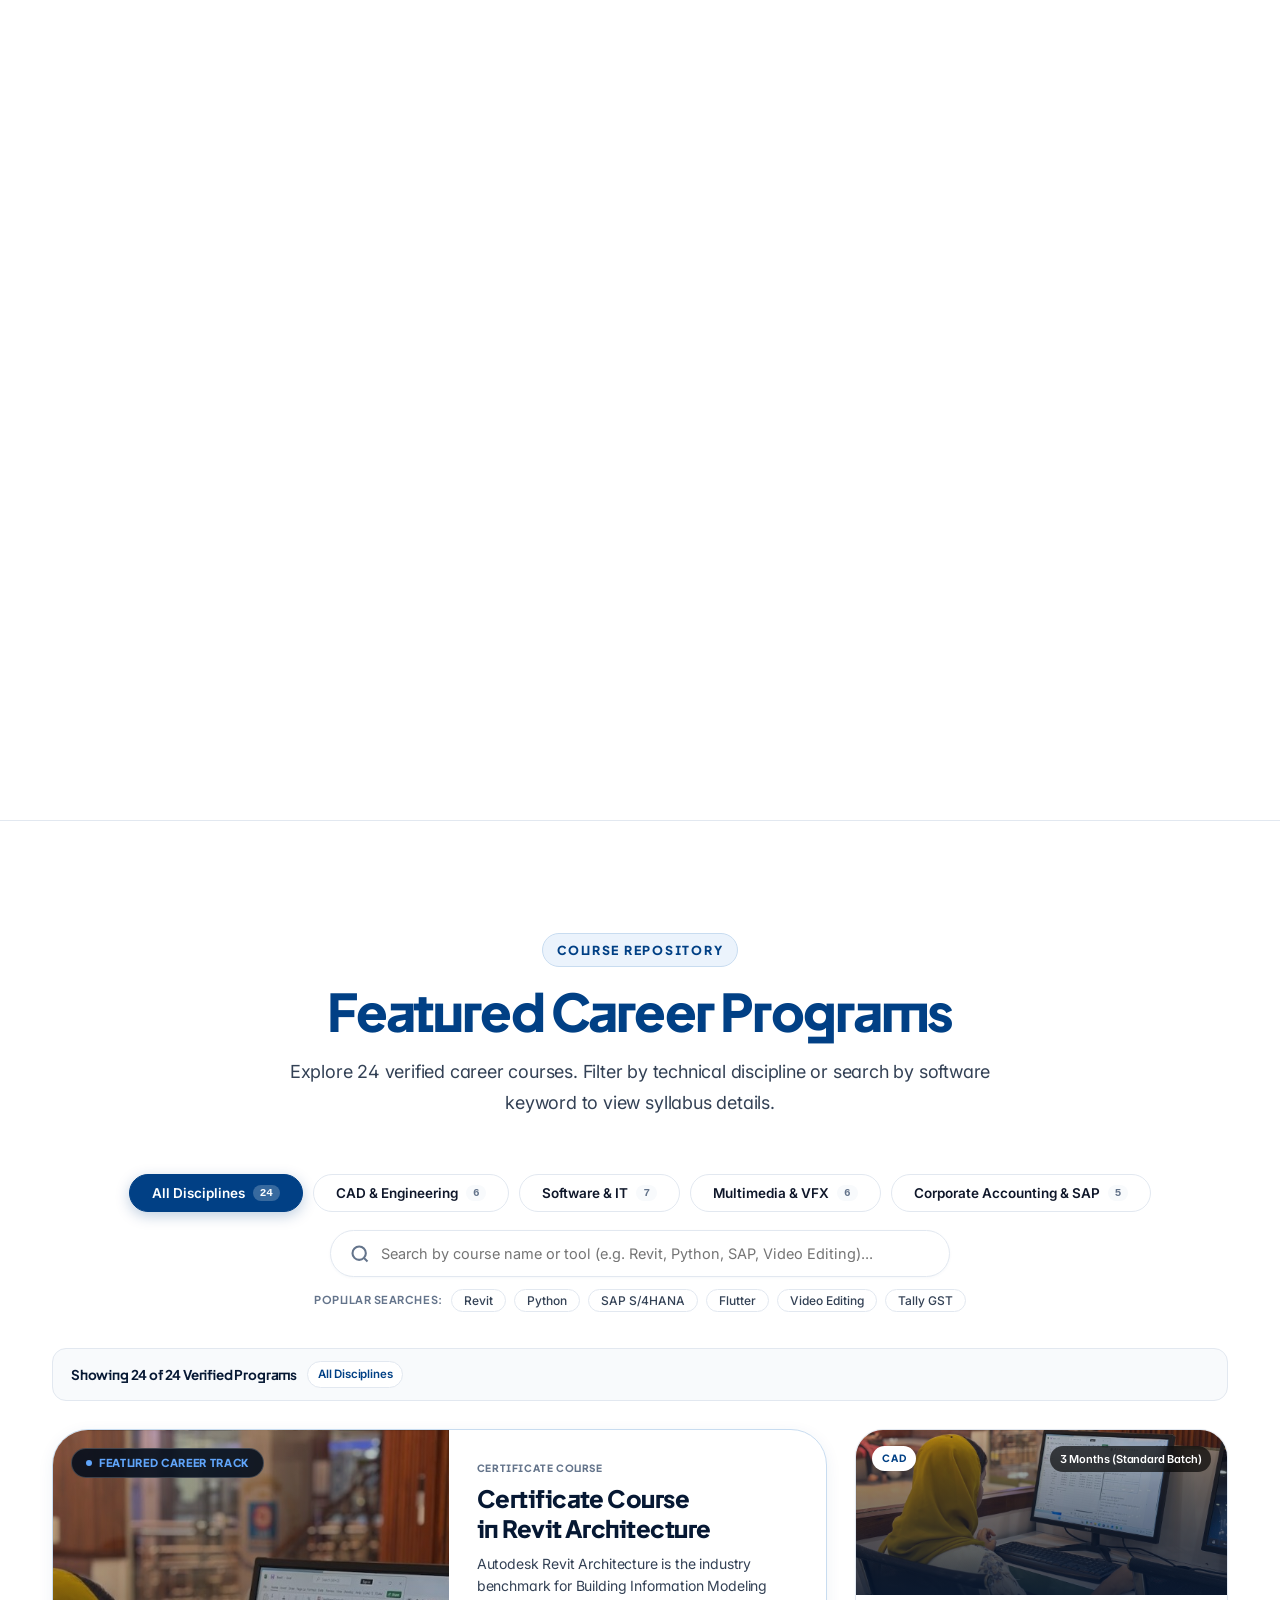
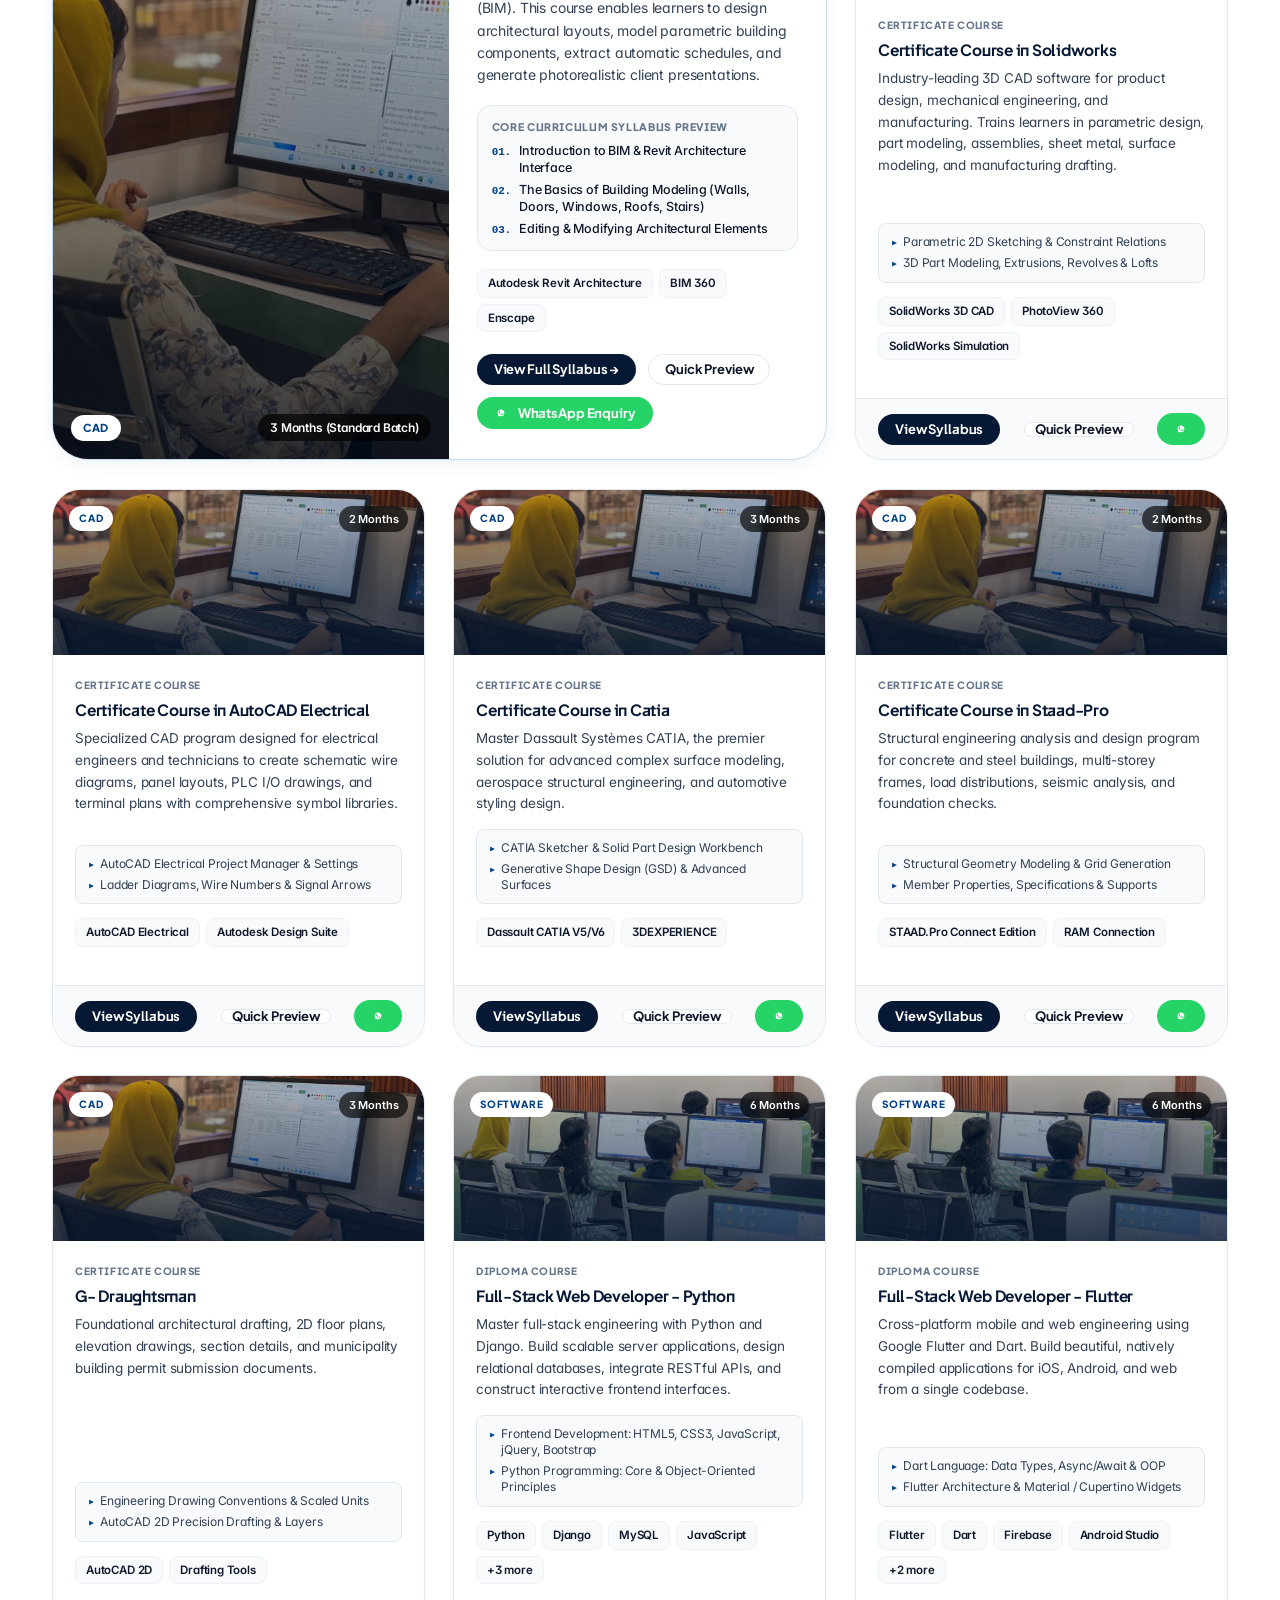
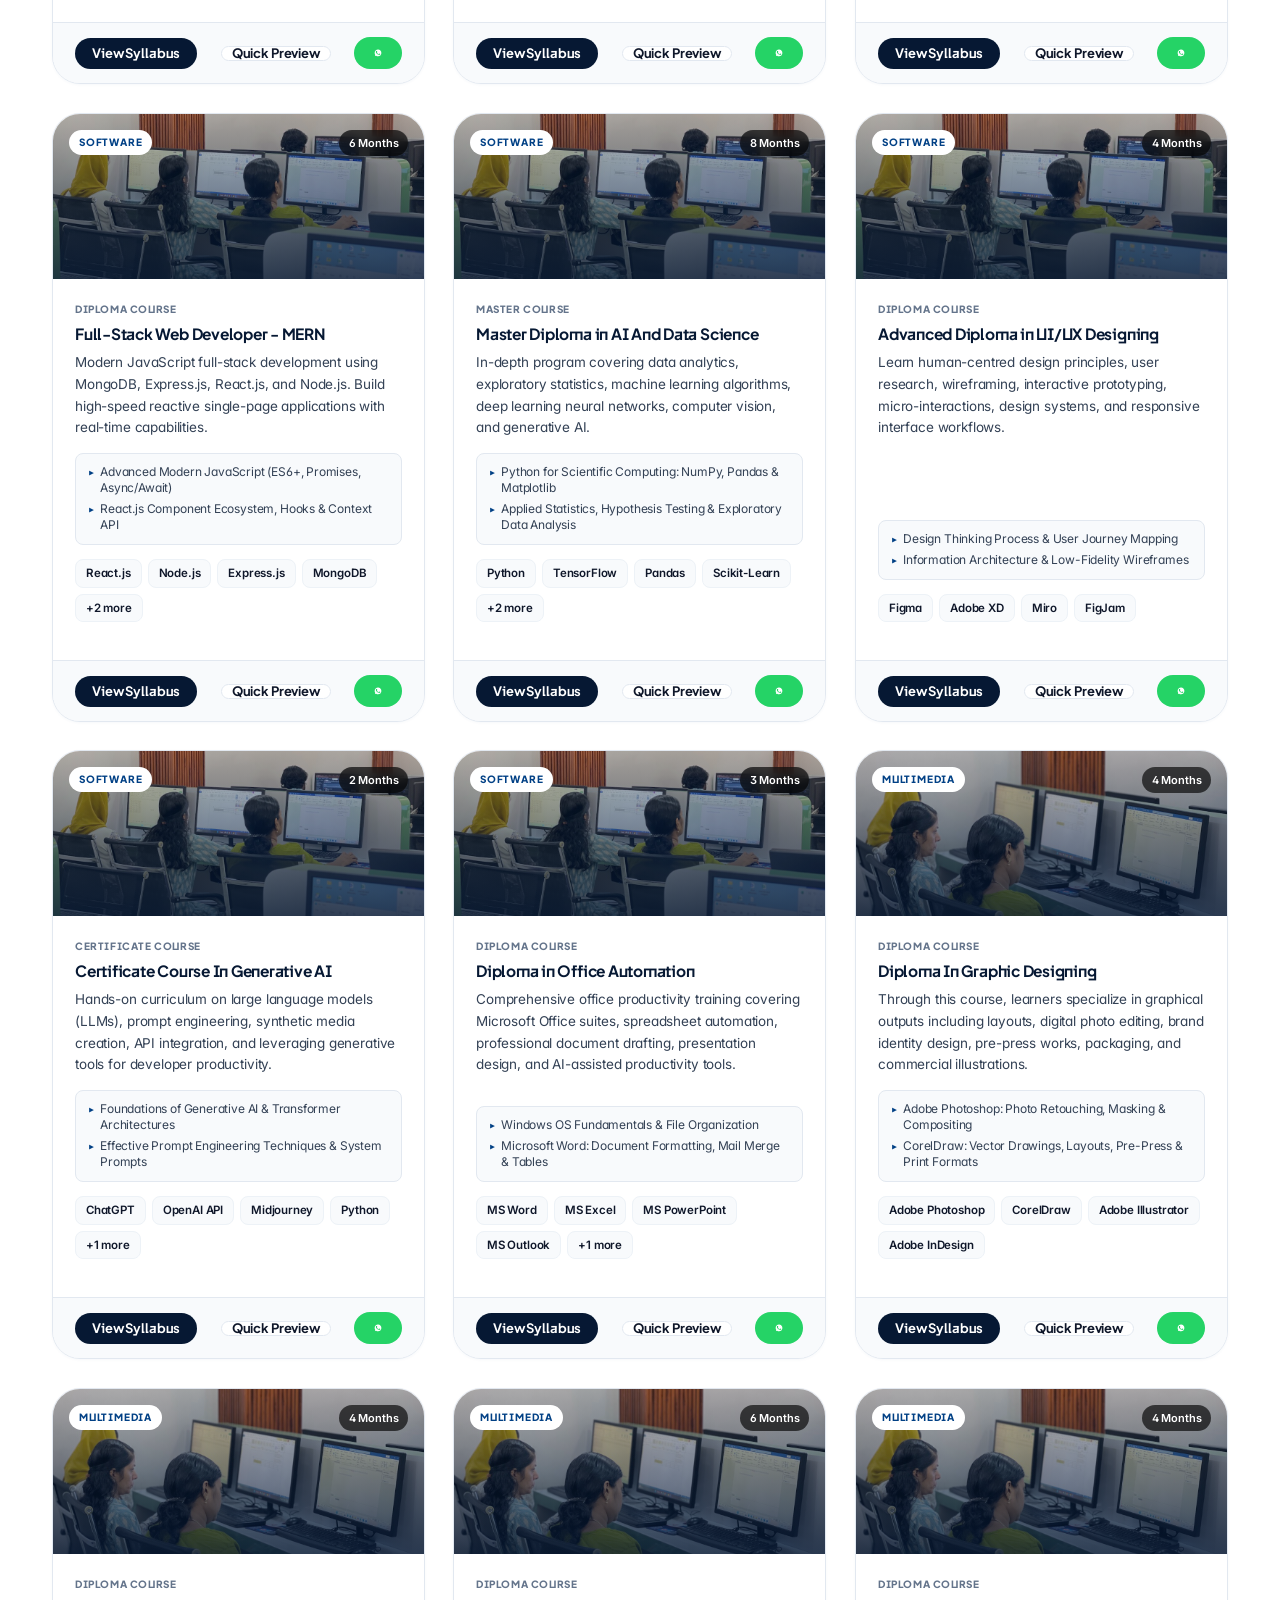
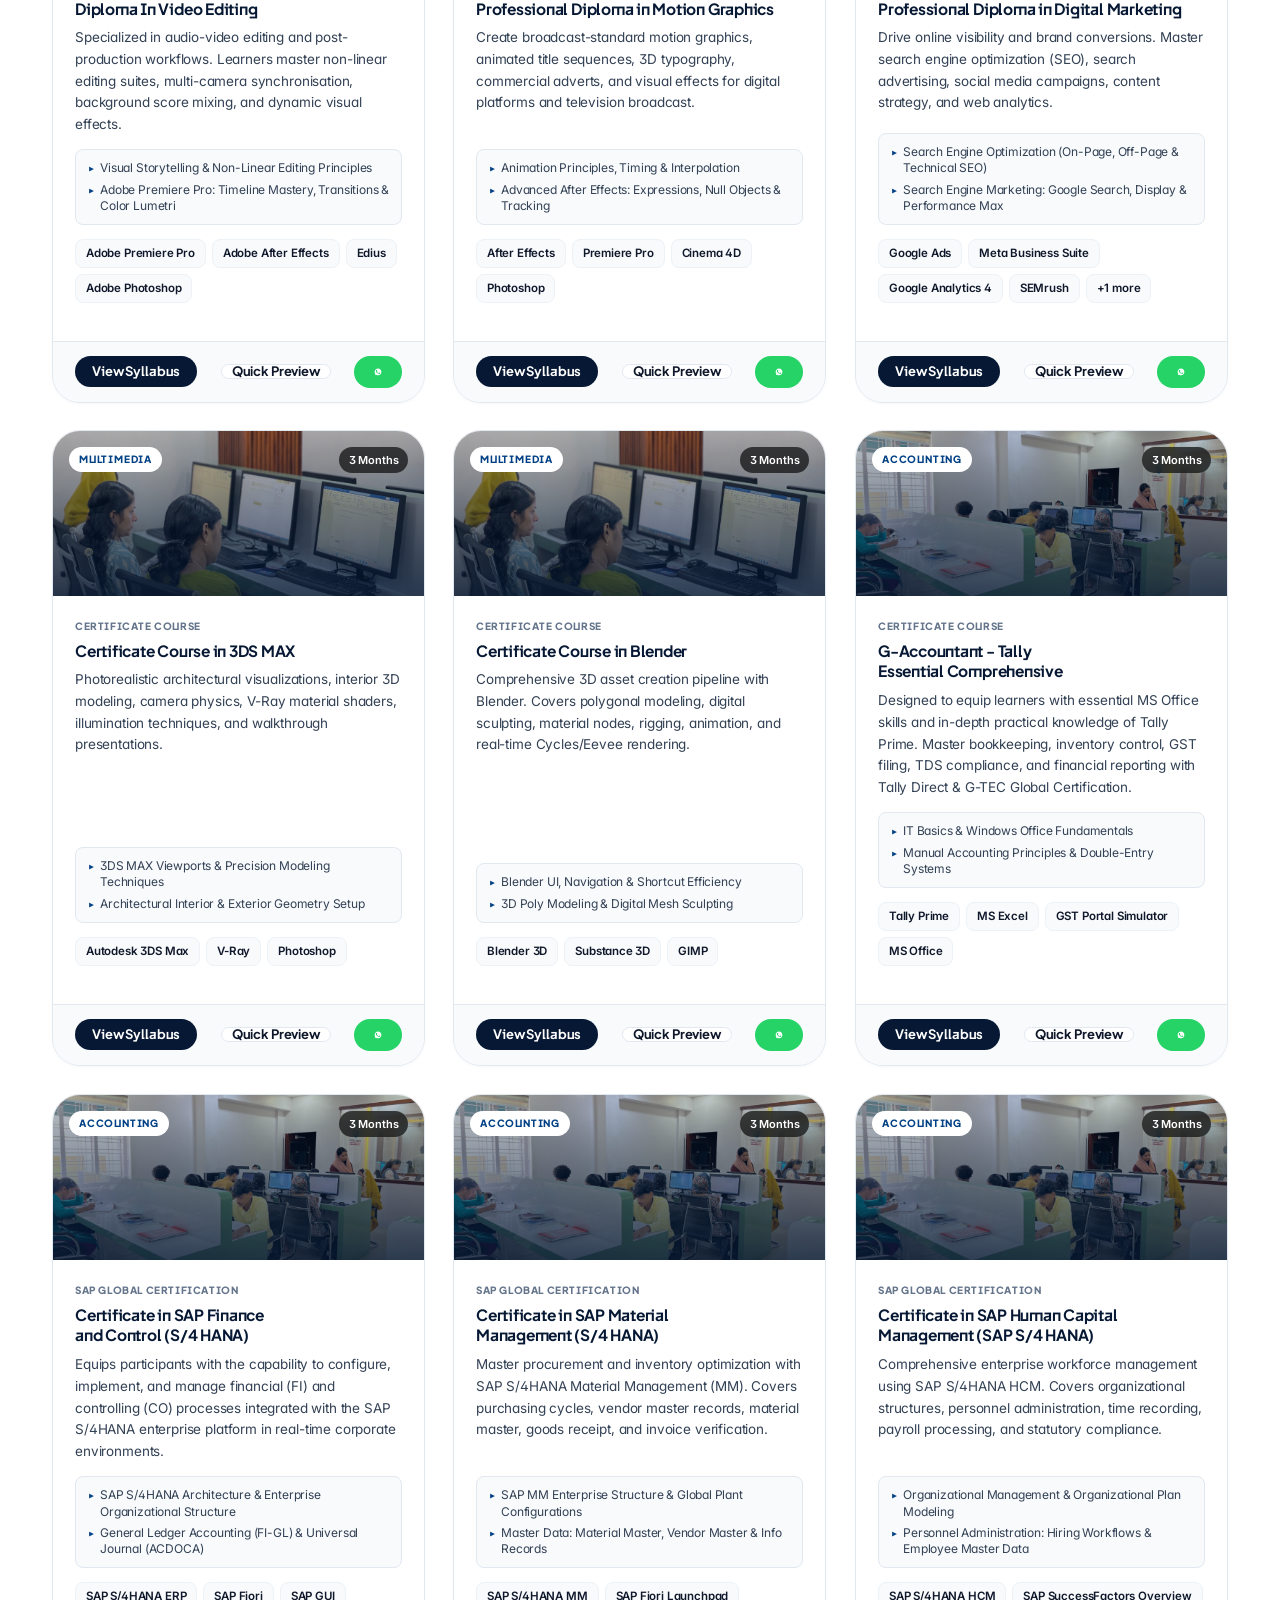
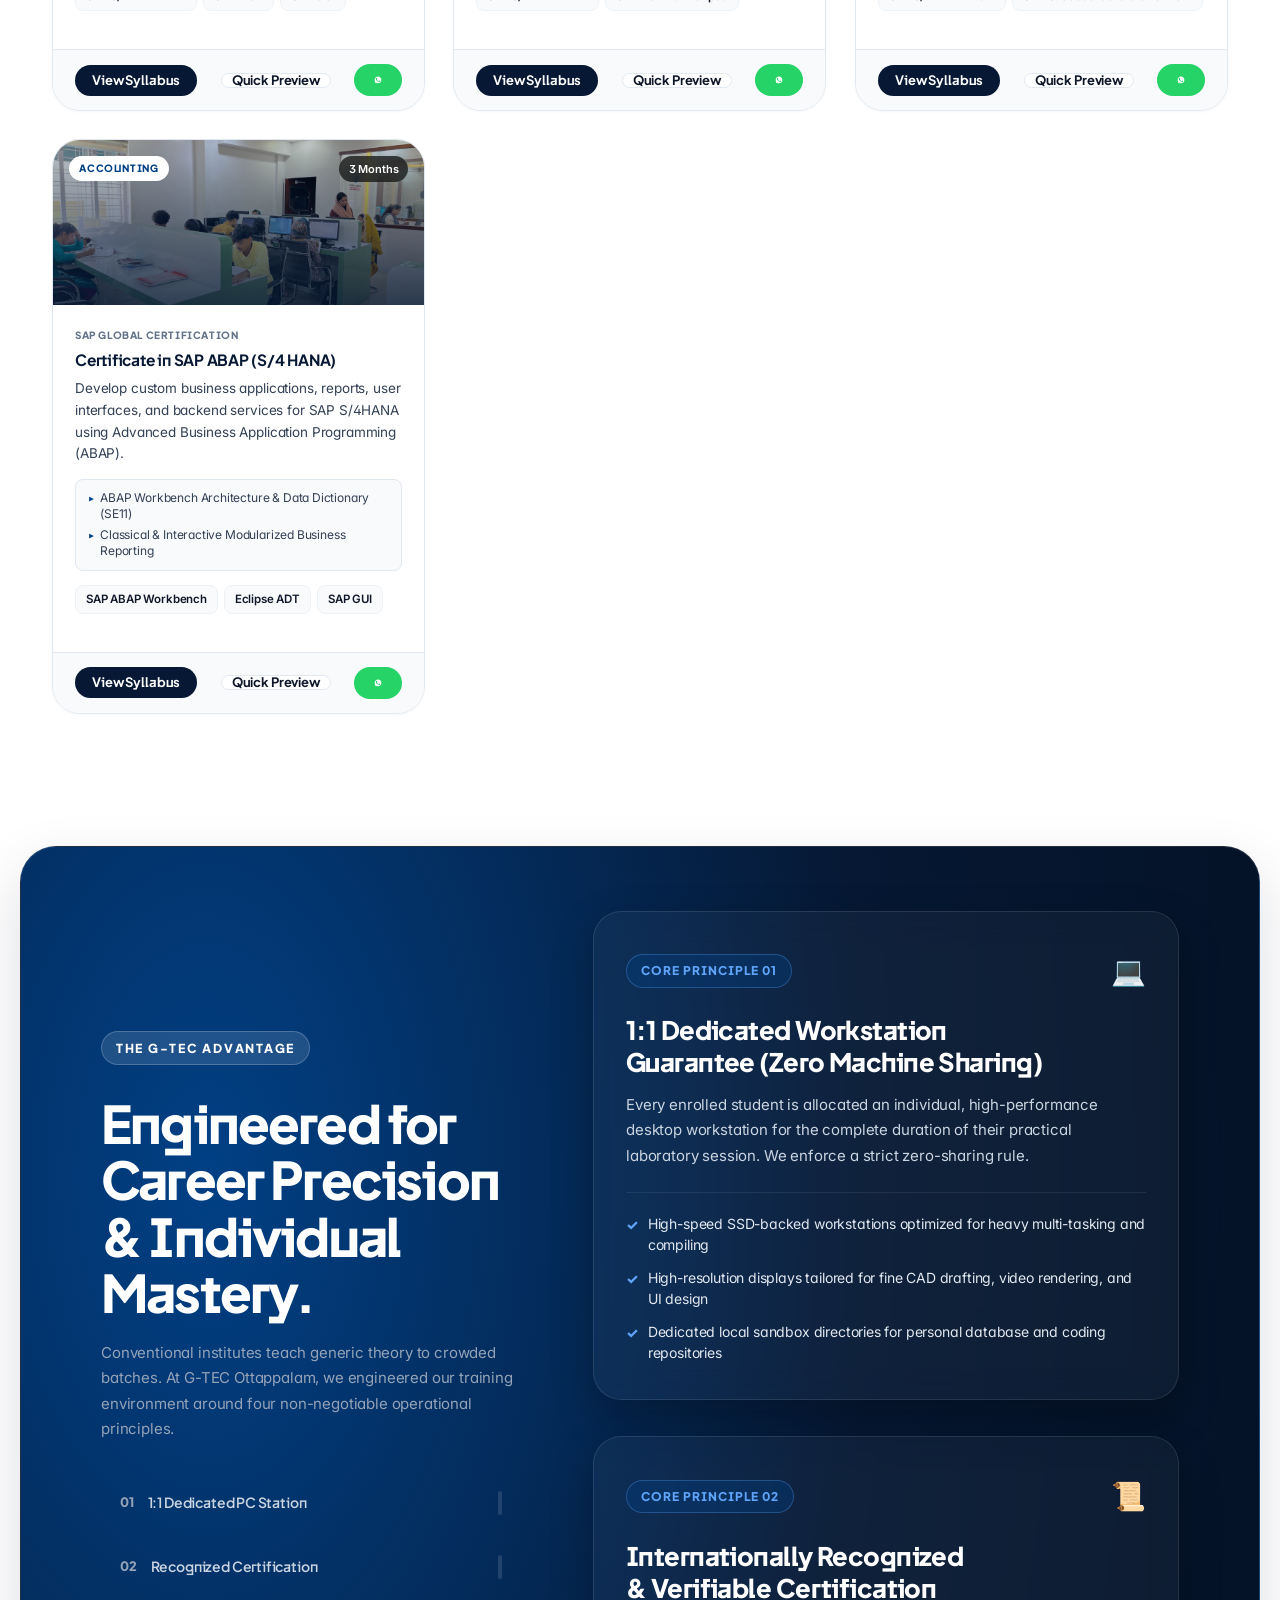
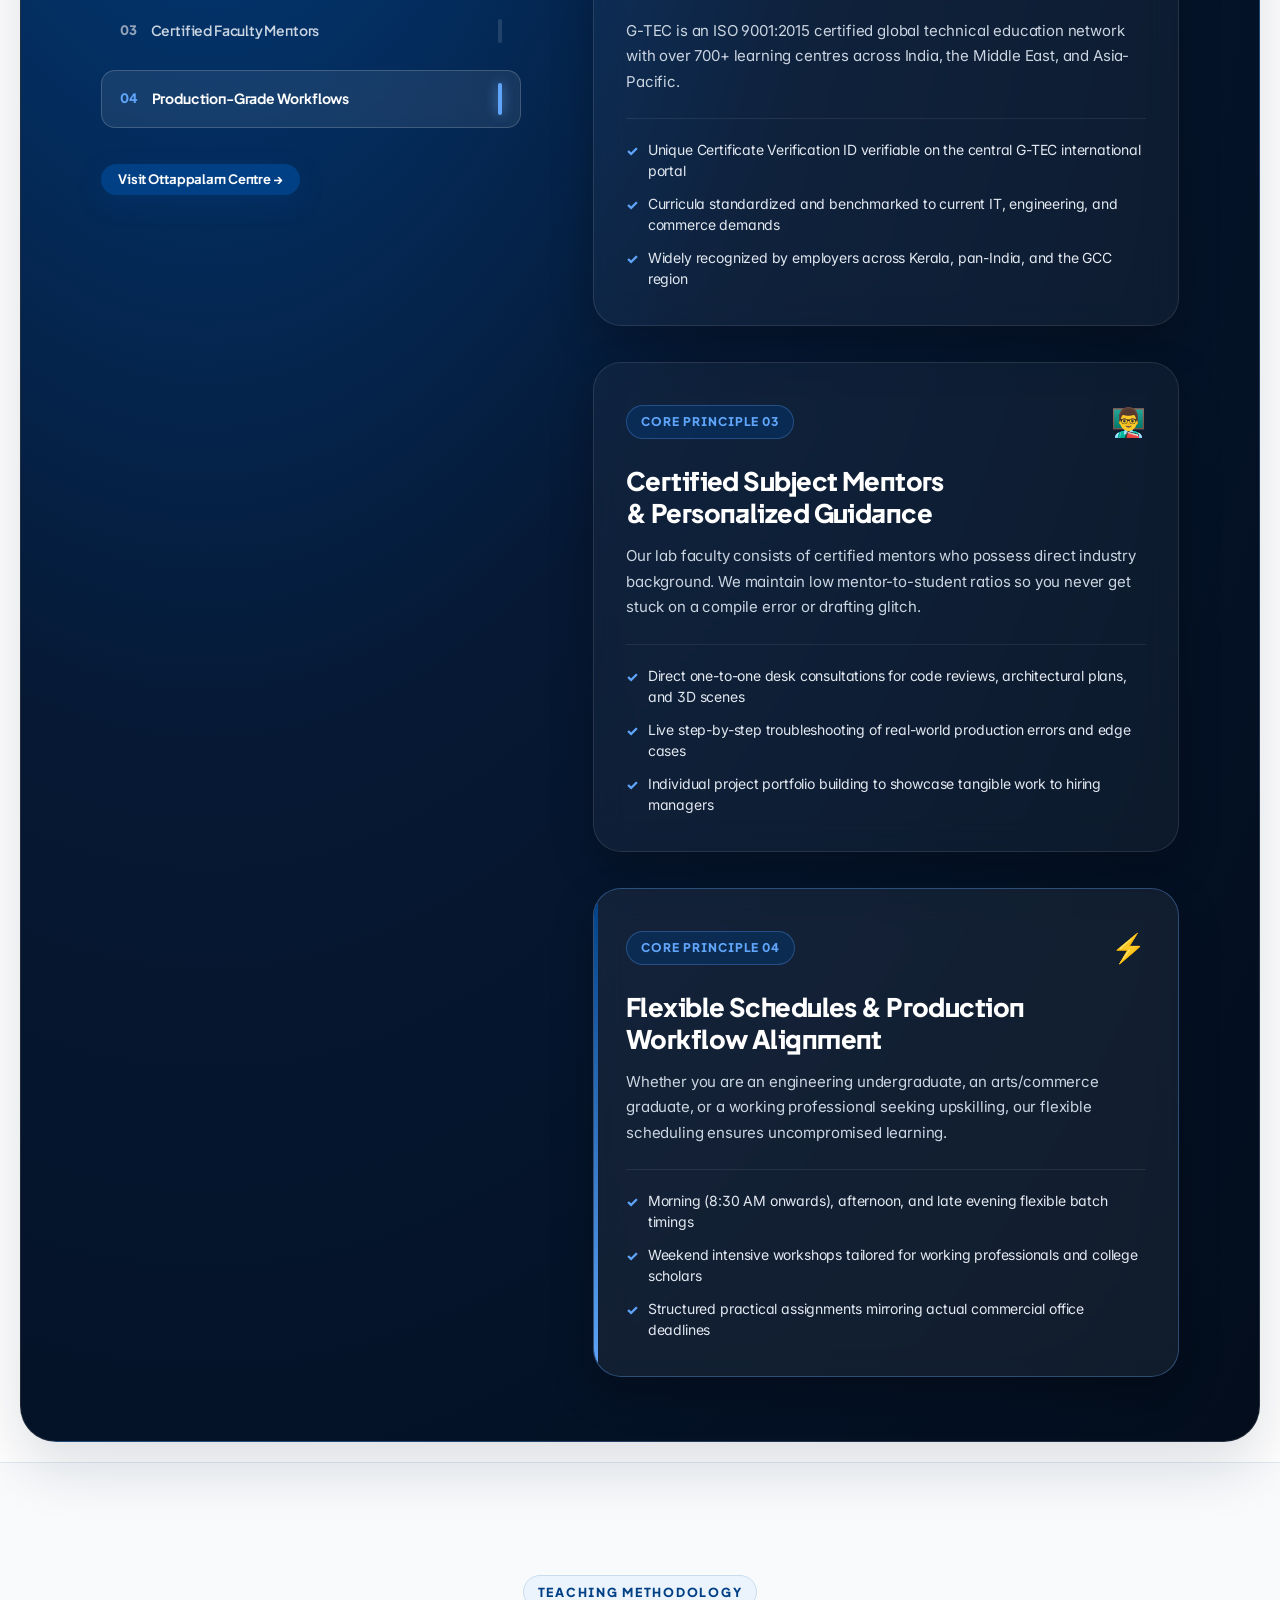
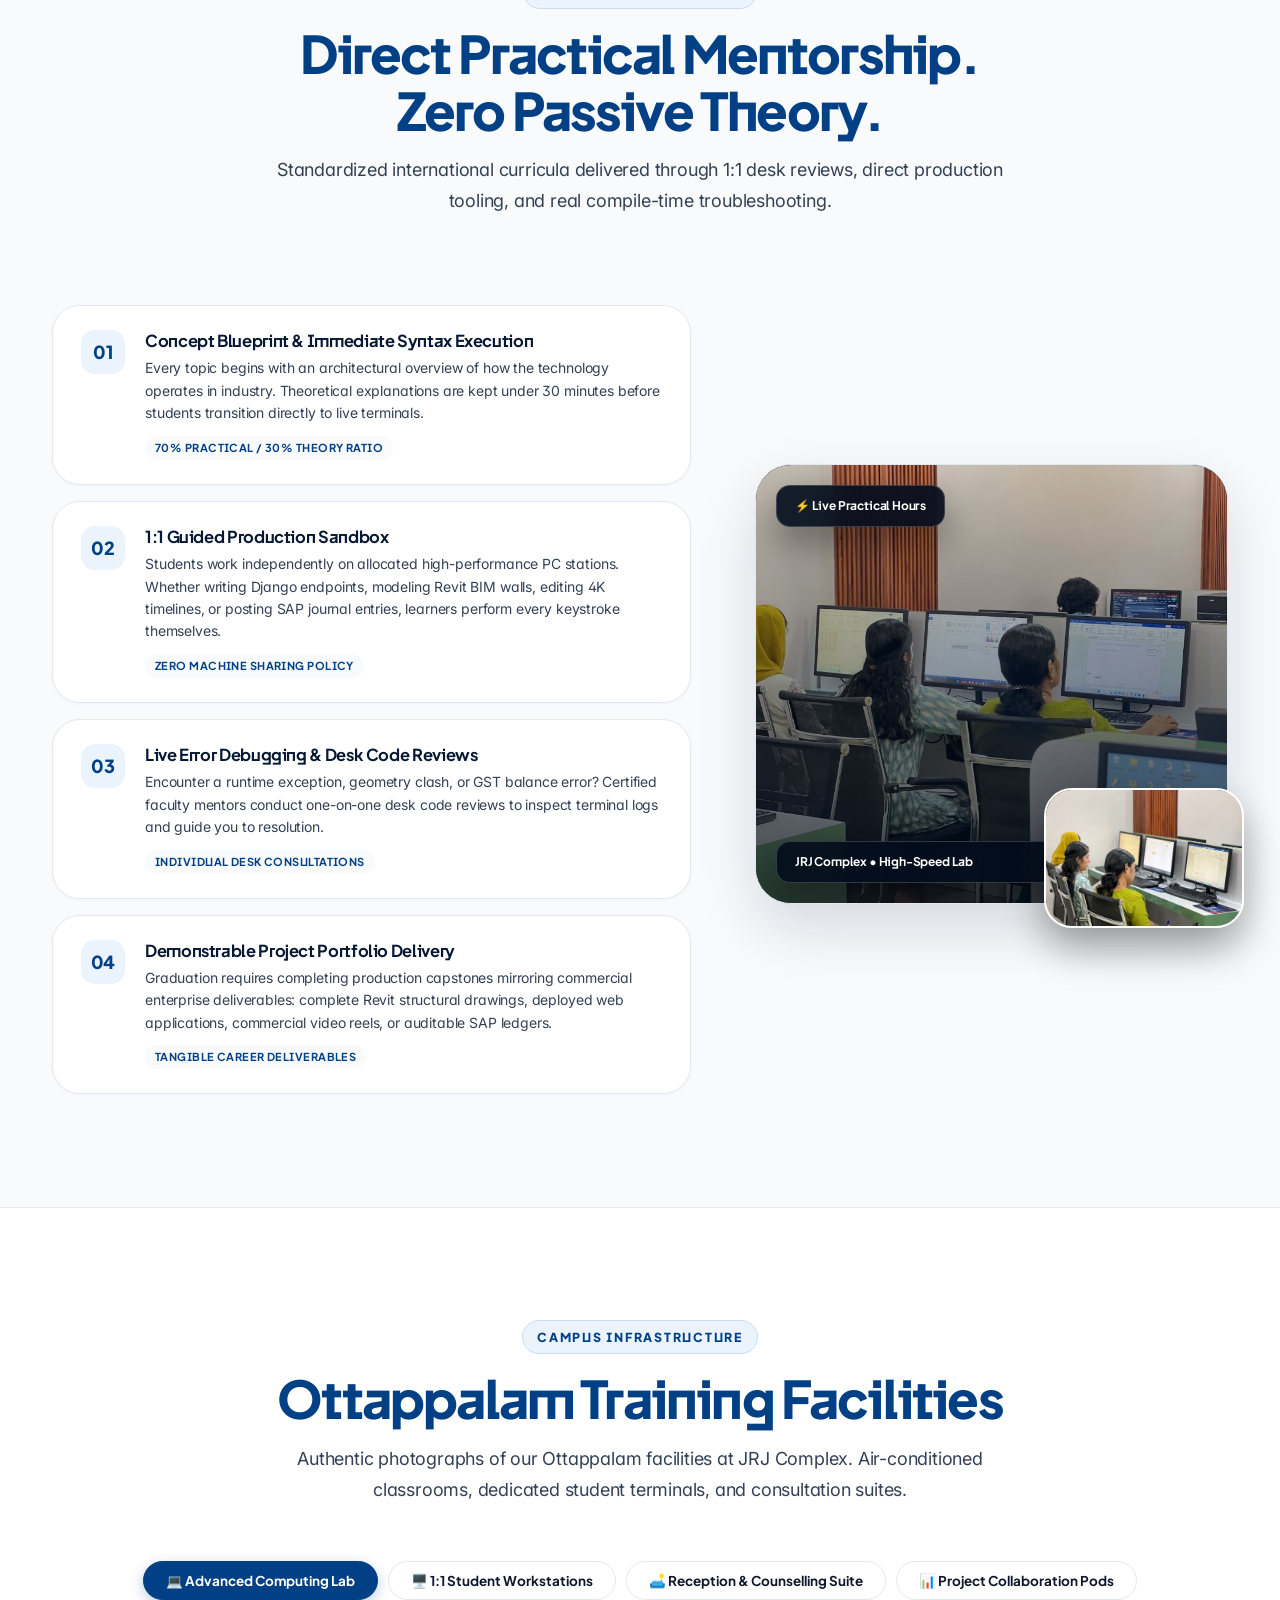
<file: new-site/index.html>
<!DOCTYPE html>
<html lang="en" class="scroll-smooth">
<head>
  <meta charset="UTF-8" />
  <meta name="viewport" content="width=device-width, initial-scale=1.0" />
  <meta http-equiv="X-UA-Compatible" content="ie=edge" />

  <!-- Primary SEO Meta Tags -->
  <title>G-TEC Computer Education Ottappalam | Certified IT, CAD, Multimedia & Accounting</title>
  <meta name="title" content="G-TEC Computer Education Ottappalam | Certified IT, CAD, Multimedia & Accounting" />
  <meta name="description" content="Official website of G-TEC Computer Education, Ottappalam. Certified career training in Python Full Stack, AutoCAD, Revit Architecture, Adobe Premiere, SAP S/4HANA, and TallyPrime at JRJ Complex, Ottappalam, Kerala." />
  <meta name="keywords" content="G-TEC Education Ottappalam, computer training institute Ottappalam, software courses Kerala, Python Django course, Revit BIM training, Tally Prime accounting, SAP S4HANA course, graphic design institute Ottappalam" />
  <meta name="robots" content="index, follow" />
  <meta name="theme-color" content="#014085" />

  <!-- Open Graph / Social -->
  <meta property="og:type" content="website" />
  <meta property="og:url" content="https://gtec-ottapalam.github.io/gtec/" />
  <meta property="og:title" content="G-TEC Education Ottappalam | Empowering Next-Gen Technical Excellence" />
  <meta property="og:description" content="Certified training in Software Development, Architectural CAD, Multimedia Arts, and Corporate Accounting at JRJ Complex, Ottappalam." />
  <meta property="og:image" content="./assets/images/reception-lounge.jpg" />

  <!-- Favicon -->
  <link rel="icon" type="image/png" href="./assets/images/favicon.png" />
  <link rel="apple-touch-icon" href="./assets/images/favicon.png" />

  <!-- Google Fonts Preconnect & Stylesheet -->
  <link rel="preconnect" href="https://fonts.googleapis.com" />
  <link rel="preconnect" href="https://fonts.gstatic.com" crossorigin />
  <link href="https://fonts.googleapis.com/css2?family=Inter:wght@300;400;500;600;700&family=Plus+Jakarta+Sans:ital,wght@0,400;0,500;0,600;0,700;0,800;1,700&display=swap" rel="stylesheet" />

  <!-- Design System Stylesheets -->
  <link rel="stylesheet" href="./assets/css/tokens.css" />
  <link rel="stylesheet" href="./assets/css/base.css" />
  <link rel="stylesheet" href="./assets/css/components.css" />
  <link rel="stylesheet" href="./assets/css/animations.css" />

  <!-- Structured Data JSON-LD -->
  <script type="application/ld+json">
  {
    "@context": "https://schema.org",
    "@type": "EducationalOrganization",
    "name": "G-TEC Computer Education, Ottappalam",
    "description": "Leading computer education and training centre in Ottappalam providing certified programs in Software Development, CAD, Multimedia, and Corporate Accounting.",
    "url": "https://gtec-ottapalam.github.io/gtec/",
    "logo": "https://gtec-ottapalam.github.io/gtec/assets/images/gtec-logo.png",
    "image": "https://gtec-ottapalam.github.io/gtec/assets/images/reception-lounge.jpg",
    "telephone": "+919995955501",
    "email": "ottappalam.pkd@gteceducation.com",
    "address": {
      "@type": "PostalAddress",
      "streetAddress": "Second Floor, JRJ Complex, Thozhupadam–Ottappalam Road",
      "addressLocality": "Ottappalam",
      "addressRegion": "Kerala",
      "postalCode": "679101",
      "addressCountry": "IN"
    },
    "geo": {
      "@type": "GeoCoordinates",
      "latitude": 10.7711467,
      "longitude": 76.3762886
    },
    "sameAs": [
      "https://www.instagram.com/gtecottapalam/?hl=en",
      "https://www.facebook.com/gtecotp/",
      "https://maps.app.goo.gl/fbnyT27gH3FD3fjV9"
    ]
  }
  </script>
</head>
<body>

  <!-- ========================================================================
       1. STICKY FROSTED NAVIGATION BAR
       ======================================================================== -->
  <header class="site-nav">
    <div class="container nav-container">
      
      <!-- Brand Logo with Shield Capsule -->
      <a href="#hero" class="nav-brand" aria-label="G-TEC Education Ottappalam Home">
        <div class="nav-brand-capsule">
          <img src="./assets/images/gtec-logo.png" alt="G-TEC Education Official Logo" class="nav-logo-img" width="144" height="34" />
        </div>
      </a>

      <!-- Primary Desktop Links -->
      <nav class="nav-links" aria-label="Primary Navigation">
        <a href="./index.html" class="nav-link active">Home</a>
        <a href="./about.html" class="nav-link">About</a>
        <a href="./courses.html" class="nav-link">Courses</a>
        <a href="./facilities.html" class="nav-link">Facilities</a>
        <a href="./admissions.html" class="nav-link">Admissions</a>
        <a href="./contact.html" class="nav-link">Contact</a>
      </nav>

      <!-- Action Controls -->
      <div class="nav-actions">
        <a href="tel:+919995955501" class="btn btn-nav-call btn-sm hide-on-mobile" aria-label="Call Admissions">
          <span>📞 9995955501</span>
        </a>
        <a href="https://wa.me/916238843939" target="_blank" rel="noopener noreferrer" class="btn btn-primary btn-sm hide-on-mobile" aria-label="WhatsApp Enquiry">
          <span>WhatsApp</span>
        </a>
        <button type="button" class="mobile-toggle-btn" id="mobile-toggle-btn" aria-label="Open mobile menu">
          ☰
        </button>
      </div>

    </div>
  </header>

  <!-- Mobile Drawer -->
  <div class="mobile-drawer" id="mobile-drawer">
    <div class="drawer-panel" onclick="event.stopPropagation()">
      <div>
        <div style="display: flex; justify-content: space-between; align-items: center; margin-bottom: 32px;">
          <img src="./assets/images/gtec-logo.png" alt="G-TEC Logo" style="height: 38px; width: auto;" />
          <button type="button" id="drawer-close-btn" style="font-size: 28px; color: var(--color-slate-dark); cursor: pointer;" aria-label="Close menu">&times;</button>
        </div>
        <nav style="display: flex; flex-direction: column; gap: 16px;">
          <a href="./index.html" class="nav-link drawer-link active">Home</a>
          <a href="./about.html" class="nav-link drawer-link">About G-TEC</a>
          <a href="./courses.html" class="nav-link drawer-link">Course Catalogue (24)</a>
          <a href="./facilities.html" class="nav-link drawer-link">Campus Facilities</a>
          <a href="./admissions.html" class="nav-link drawer-link">Admissions & Batches</a>
          <a href="./contact.html" class="nav-link drawer-link">Contact & Directions</a>
        </nav>
      </div>

      <div style="display: flex; flex-direction: column; gap: 12px; border-top: 1px solid var(--border-color); padding-top: 24px;">
        <a href="tel:+919995955501" class="btn btn-outline" style="width: 100%;">
          Call: +91 99959 55501
        </a>
        <a href="https://wa.me/916238843939" target="_blank" rel="noopener noreferrer" class="btn btn-primary" style="width: 100%;">
          Chat on WhatsApp
        </a>
      </div>
    </div>
  </div>

  <main id="main-content">

    <!-- ========================================================================
         2. HERO STAGE: FRAMED ATMOSPHERIC CANVAS WITH 3D GYROSCOPE & SHOWCASE
         ======================================================================== -->
    <div class="hero-stage" id="hero-stage">
      <div class="page-chassis hero-pinned-chassis" id="hero-chassis">
        <div class="chassis-hero" id="hero">
          
          <div class="container hero-grid">
            
            <!-- Left Editorial Text Content -->
            <div class="hero-left-content" id="hero-left-content">
              
              <div class="hero-eyebrow">
                <span class="pulse-dot-red"></span>
                <span>ACCREDITED REGIONAL CENTRE • OTTAPPALAM, KERALA</span>
              </div>

              <h1 class="hero-title">
                <span class="hero-title-line"><span class="hero-title-inner">Empowering Next-Gen</span></span>
                <span class="hero-title-line"><span class="hero-title-inner highlight-gradient">Technical Excellence.</span></span>
              </h1>

              <p class="hero-description">
                Certified career education in Software Engineering, Architectural BIM &amp; CAD, Digital Multimedia Arts, and Corporate Finance Accounting. Master live production workflows on dedicated 1:1 workstations at JRJ Complex, Ottappalam.
              </p>

              <div class="hero-cta-group">
                <a href="#courses" class="btn btn-primary btn-lg">
                  <span>Explore 24 Programs</span>
                  <span>&rarr;</span>
                </a>
                <a href="https://wa.me/916238843939?text=Hello%20G-TEC%20Education%20Ottappalam%2C%20I%20would%20like%20course%20and%20admission%20details." target="_blank" rel="noopener noreferrer" class="btn btn-outline-light btn-lg">
                  <span>WhatsApp Admissions</span>
                </a>
                <a href="tel:+919995955501" class="btn btn-outline-light btn-lg hide-on-mobile">
                  <span>📞 9995955501</span>
                </a>
              </div>

              <!-- Proof Metrics Telemetry Strip -->
              <div class="hero-metrics-strip">
                <div class="hero-metric-item">
                  <span class="hero-metric-val">100%</span>
                  <span class="hero-metric-lbl">Practical Lab Practice</span>
                </div>
                <div class="hero-metric-item">
                  <span class="hero-metric-val">1:1</span>
                  <span class="hero-metric-lbl">Dedicated Workstations</span>
                </div>
                <div class="hero-metric-item">
                  <span class="hero-metric-val">25+</span>
                  <span class="hero-metric-lbl">Years Global Network</span>
                </div>
                <div class="hero-metric-item">
                  <span class="hero-metric-val">ISO 9001</span>
                  <span class="hero-metric-lbl">Certified Quality Standard</span>
                </div>
              </div>

            </div>

            <!-- Right Column: Dominant Visual Focal Point & 3D Gyroscope -->
            <div class="hero-visual-stage" id="hero-visual-stage">
              
              <!-- 3D Gyroscopic Perspective Ring Component -->
              <div class="tech-gyroscope-wrapper" aria-hidden="true">
                <div class="tech-gyroscope">
                  <div class="gyro-ring"></div>
                  <div class="gyro-ring"></div>
                  <div class="gyro-ring"></div>
                </div>
              </div>

              <!-- Elevated Glassmorphic Laboratory Viewport -->
              <div class="hero-showcase-frame">
                
                <!-- Floating Top Telemetry Badge -->
                <div class="hero-hud-badge badge-top">
                  <span class="pulse-dot-green"></span>
                  <div class="badge-text-group">
                    <span class="badge-title">LIVE LAB SESSION</span>
                    <span class="badge-sub">Full Stack &amp; Revit BIM Terminals</span>
                  </div>
                </div>

                <div class="hero-showcase-inner">
                  <img 
                    src="./assets/images/students-coding-lab.jpg" 
                    alt="Active Student Training Laboratory at G-TEC Ottappalam" 
                    class="hero-showcase-img"
                    width="600"
                    height="420"
                    loading="eager"
                  />
                  <div class="hero-showcase-vignette"></div>
                  <div class="hero-coordinates">10.7711° N, 76.3763° E • JRJ COMPLEX</div>
                </div>

                <!-- Floating Bottom Specification Badge -->
                <div class="hero-hud-badge badge-bottom">
                  <div class="badge-icon-chip">1:1</div>
                  <div class="badge-text-group">
                    <span class="badge-title">Dedicated Workstation</span>
                    <span class="badge-sub">Zero Machine Sharing Policy</span>
                  </div>
                </div>

              </div>

            </div>

          </div>

          <!-- Subtle Animated Scroll Cue -->
          <div class="hero-scroll-cue-wrapper">
            <a href="#about" class="hero-scroll-cue" aria-label="Scroll to Institutional Profile">
              <span class="scroll-cue-text">SCROLL TO DISCOVER</span>
              <div class="scroll-cue-pill">
                <span class="scroll-cue-dot"></span>
              </div>
            </a>
          </div>

        </div>
      </div>
    </div>

    <!-- ========================================================================
         3. SECTION A: INSTITUTIONAL PROFILE & ETHOS
         ======================================================================== -->
    <section class="section" id="about">
      <div class="container">
        <div class="about-split-grid">
          
          <div class="motion-slide-left">
            <span class="eyebrow-tag">Institutional Profile</span>
            <h2 class="section-title" style="margin-top: 12px; margin-bottom: 20px;">
              Skills That Turn Ambition into Professional Reality.
            </h2>
            <p style="font-size: 16px; line-height: 1.75; margin-bottom: 16px; color: var(--color-slate-body);">
              G-TEC Computer Education, Ottappalam is a premier regional learning centre situated on the Second Floor of JRJ Complex on Thozhupadam–Ottappalam Road. We provide comprehensive, industry-aligned technical training across Computer Software Development, Architectural CAD, Digital Multimedia, and Corporate Finance Accounting.
            </p>
            <p style="font-size: 15px; line-height: 1.7; margin-bottom: 20px; color: var(--color-slate-muted);">
              Every curriculum is standardized across G-TEC’s international network and guided by certified subject mentors. Our modern pedagogical approach emphasizes direct practical laboratory hours, ensuring every student works on an individual workstation with zero sharing.
            </p>

            <!-- Institutional Telemetry Strip -->
            <div class="about-telemetry-strip">
              <span class="about-telemetry-chip">
                <span class="chip-dot"></span>
                <span>1:1 Dedicated PC Station Guarantee</span>
              </span>
              <span class="about-telemetry-chip">
                <span class="chip-dot"></span>
                <span>ISO 9001:2015 Standardized Syllabus</span>
              </span>
              <span class="about-telemetry-chip">
                <span class="chip-dot"></span>
                <span>Certified Industry Mentorship</span>
              </span>
              <span class="about-telemetry-chip">
                <span class="chip-dot"></span>
                <span>JRJ Complex 2nd Floor, Ottappalam</span>
              </span>
            </div>

            <div style="display: flex; gap: 14px; flex-wrap: wrap;">
              <a href="#courses" class="btn btn-primary">
                <span>Explore 24 Verified Courses</span>
                <span>&rarr;</span>
              </a>
              <a href="tel:+919995955501" class="btn btn-outline">
                <span>Call Admissions: 9995955501</span>
              </a>
            </div>
          </div>

          <div class="about-showcase-frame motion-slide-right">
            <img src="./assets/images/training-lab-wide.jpg" alt="Computer Training Lab at G-TEC Ottappalam" width="600" height="420" loading="lazy" />
            <div class="about-hud-chip">
              <span class="hud-title">CENTRE OF TECHNICAL EXCELLENCE</span>
              <span class="hud-coord">JRJ COMPLEX // OTTAPPALAM</span>
            </div>
          </div>

        </div>
      </div>
    </section>

    <!-- ========================================================================
         4. SECTION B: SCROLL-DRIVEN PINNED TRAINING DISCIPLINES RUNWAY
         ======================================================================== -->
    <section class="disciplines-pinned-section" id="disciplines" aria-label="Core Training Disciplines">
      
      <!-- Desktop Pinned Scroll Runway (Sticky 100vh stage driven by 380vh scroll runway) -->
      <div class="disciplines-scroll-track" id="disciplines-track">
        <div class="disciplines-pinned-stage" id="disciplines-stage">
          
          <!-- Dynamic Background Glow Shader responding to active discipline -->
          <div class="disciplines-backdrop-glow" id="disciplines-glow"></div>

          <div class="disciplines-stage-container">
            
            <!-- Stage Header -->
            <div class="disciplines-stage-header">
              <div class="stage-eyebrow-wrap">
                <span class="eyebrow-tag">Training Faculties</span>
                <span class="discipline-status-pill">
                  <span class="pulse-dot"></span>
                  <span id="discipline-counter">01 // 04</span>
                </span>
              </div>
              <h2 class="section-title disciplines-section-heading">Core Training Disciplines</h2>
              <p class="section-desc disciplines-lead-desc">
                Four specialized industry faculties designed for hands-on mastery on dedicated individual workstations.
              </p>
            </div>

            <!-- Two-Column Master Stage Body -->
            <div class="disciplines-stage-body">
              
              <!-- LEFT COLUMN: Narrative Details Stack -->
              <div class="disciplines-narrative-col">
                <div class="discipline-panes-wrapper">
                  
                  <!-- Pane 0: CAD & Engineering Design -->
                  <div class="discipline-story-pane is-active" data-index="0" data-cat="cad">
                    <span class="discipline-index-tag">01 / ARCHITECTURE & MECHANICAL CAD</span>
                    <h3 class="discipline-headline">CAD & Engineering Design</h3>
                    <p class="discipline-summary">
                      Master industry-standard 2D drafting, 3D parametric mechanical modeling, structural engineering analysis, and Building Information Modeling (BIM) workflows.
                    </p>

                    <div class="discipline-feature-matrix">
                      <div class="discipline-matrix-item">
                        <span class="matrix-label">Verified Programs</span>
                        <span class="matrix-value">6 Accredited Tracks</span>
                      </div>
                      <div class="discipline-matrix-item">
                        <span class="matrix-label">Key Workflows</span>
                        <span class="matrix-value">BIM & 2D/3D Drafting</span>
                      </div>
                    </div>

                    <div class="discipline-tools-deck">
                      <span class="tool-chip">Autodesk Revit</span>
                      <span class="tool-chip">AutoCAD 2D/3D</span>
                      <span class="tool-chip">SolidWorks</span>
                      <span class="tool-chip">STAAD.Pro</span>
                      <span class="tool-chip">3ds Max</span>
                    </div>

                    <div class="discipline-cta-wrap">
                      <a href="#courses" class="btn btn-primary" data-filter="cad">
                        <span>Explore 6 CAD Courses</span>
                        <span>&rarr;</span>
                      </a>
                    </div>
                  </div>

                  <!-- Pane 1: Software Development & IT -->
                  <div class="discipline-story-pane" data-index="1" data-cat="software">
                    <span class="discipline-index-tag">02 / COMPUTER SOFTWARE & IT</span>
                    <h3 class="discipline-headline">Software Development & IT</h3>
                    <p class="discipline-summary">
                      Build production-ready web platforms, cross-platform mobile apps, cloud backends, and modern applied AI data pipelines using real coding environments.
                    </p>

                    <div class="discipline-feature-matrix">
                      <div class="discipline-matrix-item">
                        <span class="matrix-label">Verified Programs</span>
                        <span class="matrix-value">7 Accredited Tracks</span>
                      </div>
                      <div class="discipline-matrix-item">
                        <span class="matrix-label">Key Workflows</span>
                        <span class="matrix-value">Full-Stack & Mobile Dev</span>
                      </div>
                    </div>

                    <div class="discipline-tools-deck">
                      <span class="tool-chip">Python Django</span>
                      <span class="tool-chip">Flutter</span>
                      <span class="tool-chip">React / MERN</span>
                      <span class="tool-chip">AI & Data Science</span>
                      <span class="tool-chip">Java Enterprise</span>
                    </div>

                    <div class="discipline-cta-wrap">
                      <a href="#courses" class="btn btn-primary" data-filter="software">
                        <span>Explore 7 Software Courses</span>
                        <span>&rarr;</span>
                      </a>
                    </div>
                  </div>

                  <!-- Pane 2: Multimedia & Visual Arts -->
                  <div class="discipline-story-pane" data-index="2" data-cat="multimedia">
                    <span class="discipline-index-tag">03 / CREATIVE DIGITAL MEDIA & VFX</span>
                    <h3 class="discipline-headline">Multimedia & Visual Arts</h3>
                    <p class="discipline-summary">
                      Create professional brand designs, broadcast-grade video edits, cinematic motion graphics, and 3D architectural visualizations with industry toolkits.
                    </p>

                    <div class="discipline-feature-matrix">
                      <div class="discipline-matrix-item">
                        <span class="matrix-label">Verified Programs</span>
                        <span class="matrix-value">6 Accredited Tracks</span>
                      </div>
                      <div class="discipline-matrix-item">
                        <span class="matrix-label">Key Workflows</span>
                        <span class="matrix-value">Post-Production & VFX</span>
                      </div>
                    </div>

                    <div class="discipline-tools-deck">
                      <span class="tool-chip">Premiere Pro</span>
                      <span class="tool-chip">After Effects</span>
                      <span class="tool-chip">Photoshop</span>
                      <span class="tool-chip">Illustrator</span>
                      <span class="tool-chip">Blender 3D</span>
                    </div>

                    <div class="discipline-cta-wrap">
                      <a href="#courses" class="btn btn-primary" data-filter="multimedia">
                        <span>Explore 6 Multimedia Courses</span>
                        <span>&rarr;</span>
                      </a>
                    </div>
                  </div>

                  <!-- Pane 3: Corporate Accounting & SAP -->
                  <div class="discipline-story-pane" data-index="3" data-cat="accounting">
                    <span class="discipline-index-tag">04 / ENTERPRISE COMMERCE & ERP</span>
                    <h3 class="discipline-headline">Corporate Accounting & SAP</h3>
                    <p class="discipline-summary">
                      Gain practical competency in computerized financial accounts, statutory Indian GST filing, Gulf VAT regulations, and global SAP S/4HANA enterprise ERP systems.
                    </p>

                    <div class="discipline-feature-matrix">
                      <div class="discipline-matrix-item">
                        <span class="matrix-label">Verified Programs</span>
                        <span class="matrix-value">5 Accredited Tracks</span>
                      </div>
                      <div class="discipline-matrix-item">
                        <span class="matrix-label">Key Workflows</span>
                        <span class="matrix-value">SAP S/4HANA & GST</span>
                      </div>
                    </div>

                    <div class="discipline-tools-deck">
                      <span class="tool-chip">Tally Prime</span>
                      <span class="tool-chip">SAP S/4HANA FICO</span>
                      <span class="tool-chip">SAP MM</span>
                      <span class="tool-chip">GST Filing Portals</span>
                      <span class="tool-chip">Gulf VAT</span>
                    </div>

                    <div class="discipline-cta-wrap">
                      <a href="#courses" class="btn btn-primary" data-filter="accounting">
                        <span>Explore 5 Accounting Courses</span>
                        <span>&rarr;</span>
                      </a>
                    </div>
                  </div>

                </div>

                <!-- Interactive Progress Scrubber / Rail -->
                <nav class="disciplines-scrubber" role="tablist" aria-label="Discipline timeline">
                  <button type="button" class="scrubber-step is-active" data-step-target="0" role="tab" aria-selected="true">
                    <div class="scrubber-header">
                      <span class="scrubber-num">01</span>
                      <span class="scrubber-title">CAD & BIM</span>
                    </div>
                    <span class="scrubber-indicator"></span>
                  </button>
                  <button type="button" class="scrubber-step" data-step-target="1" role="tab" aria-selected="false">
                    <div class="scrubber-header">
                      <span class="scrubber-num">02</span>
                      <span class="scrubber-title">Software</span>
                    </div>
                    <span class="scrubber-indicator"></span>
                  </button>
                  <button type="button" class="scrubber-step" data-step-target="2" role="tab" aria-selected="false">
                    <div class="scrubber-header">
                      <span class="scrubber-num">03</span>
                      <span class="scrubber-title">Multimedia</span>
                    </div>
                    <span class="scrubber-indicator"></span>
                  </button>
                  <button type="button" class="scrubber-step" data-step-target="3" role="tab" aria-selected="false">
                    <div class="scrubber-header">
                      <span class="scrubber-num">04</span>
                      <span class="scrubber-title">Finance & SAP</span>
                    </div>
                    <span class="scrubber-indicator"></span>
                  </button>
                </nav>

              </div>

              <!-- RIGHT COLUMN: Cinematic Visual Showcase Composition -->
              <div class="disciplines-visual-col">
                <div class="disciplines-frame-chassis">
                  
                  <!-- Visual Layer 0: CAD -->
                  <div class="discipline-visual-layer is-active" data-index="0">
                    <img src="./assets/images/student-workstation.jpg" alt="CAD and Engineering Workstation at G-TEC Ottappalam" class="layer-img" loading="lazy" />
                    <div class="layer-overlay-gradient"></div>
                    <div class="layer-hud-badge top-right">
                      <span class="hud-mono">ISO 9001:2015</span>
                      <span class="hud-bold">BIM LEVEL 2 STANDARD</span>
                    </div>
                    <div class="layer-hud-badge bottom-left">
                      <span class="hud-mono">LAB TERMINAL // 01</span>
                      <span class="hud-bold">AUTODESK REVIT & DRAFTING</span>
                    </div>
                  </div>

                  <!-- Visual Layer 1: Software -->
                  <div class="discipline-visual-layer" data-index="1">
                    <img src="./assets/images/students-coding-lab.jpg" alt="Software Development Lab at G-TEC Ottappalam" class="layer-img" loading="lazy" />
                    <div class="layer-overlay-gradient"></div>
                    <div class="layer-hud-badge top-right">
                      <span class="hud-mono">PYTHON & FLUTTER</span>
                      <span class="hud-bold">FULL-STACK CODE LAB</span>
                    </div>
                    <div class="layer-hud-badge bottom-left">
                      <span class="hud-mono">LAB TERMINAL // 02</span>
                      <span class="hud-bold">PRODUCTION REPOSITORIES</span>
                    </div>
                  </div>

                  <!-- Visual Layer 2: Multimedia -->
                  <div class="discipline-visual-layer" data-index="2">
                    <img src="./assets/images/students-learning.jpg" alt="Multimedia and Video Editing Suite at G-TEC Ottappalam" class="layer-img" loading="lazy" />
                    <div class="layer-overlay-gradient"></div>
                    <div class="layer-hud-badge top-right">
                      <span class="hud-mono">PREMIERE & VFX</span>
                      <span class="hud-bold">DIGITAL MEDIA SUITE</span>
                    </div>
                    <div class="layer-hud-badge bottom-left">
                      <span class="hud-mono">LAB TERMINAL // 03</span>
                      <span class="hud-bold">4K EDITING & MOTION GRAPHICS</span>
                    </div>
                  </div>

                  <!-- Visual Layer 3: Accounting -->
                  <div class="discipline-visual-layer" data-index="3">
                    <img src="./assets/images/training-lab-perspective.jpg" alt="Corporate Accounting and SAP Terminal at G-TEC Ottappalam" class="layer-img" loading="lazy" />
                    <div class="layer-overlay-gradient"></div>
                    <div class="layer-hud-badge top-right">
                      <span class="hud-mono">SAP S/4HANA</span>
                      <span class="hud-bold">ERP ENTERPRISE LAB</span>
                    </div>
                    <div class="layer-hud-badge bottom-left">
                      <span class="hud-mono">LAB TERMINAL // 04</span>
                      <span class="hud-bold">TALLY PRIME & GST/VAT COMPLIANCE</span>
                    </div>
                  </div>

                  <!-- Technical Corner Accent Brackets -->
                  <div class="frame-bracket top-left"></div>
                  <div class="frame-bracket top-right"></div>
                  <div class="frame-bracket bottom-left"></div>
                  <div class="frame-bracket bottom-right"></div>

                </div>
              </div>

            </div>

          </div>
        </div>
      </div>

      <!-- Mobile Art-Directed Interactive Deck (< 1024px) -->
      <div class="disciplines-mobile-stack">
        <div class="container">
          
          <div class="section-header" style="margin-bottom: 28px;">
            <span class="eyebrow-tag">Training Faculties</span>
            <h2 class="section-title">Core Training Disciplines</h2>
            <p class="section-desc">
              Four specialized industry faculties designed for hands-on mastery on dedicated individual workstations.
            </p>
          </div>

          <!-- Mobile Tab Bar -->
          <div class="mobile-disciplines-tabs" role="tablist" aria-label="Mobile discipline selector">
            <button type="button" class="mobile-disc-tab is-active" data-mobile-tab="0">CAD & BIM</button>
            <button type="button" class="mobile-disc-tab" data-mobile-tab="1">Software</button>
            <button type="button" class="mobile-disc-tab" data-mobile-tab="2">Multimedia</button>
            <button type="button" class="mobile-disc-tab" data-mobile-tab="3">Finance & SAP</button>
          </div>

          <!-- Mobile Cards Container -->
          <div class="mobile-disciplines-cards">
            
            <!-- Mobile Card 0: CAD -->
            <article class="mobile-discipline-card" id="mobile-disc-0">
              <div class="mobile-card-img-wrap">
                <img src="./assets/images/student-workstation.jpg" alt="CAD and Engineering Workstation" loading="lazy" />
                <div class="layer-hud-badge bottom-left" style="font-size: 11px; padding: 6px 10px;">
                  <span class="hud-mono">LAB 01</span>
                  <span class="hud-bold">AUTODESK REVIT & CAD</span>
                </div>
              </div>
              <div class="mobile-card-body">
                <span class="mobile-card-index">01 / ARCHITECTURE & CAD</span>
                <h3 class="mobile-card-title">CAD & Engineering Design</h3>
                <p class="mobile-card-desc">
                  Master 2D drafting, 3D parametric mechanical modeling, structural engineering analysis, and Building Information Modeling (BIM).
                </p>
                <div class="mobile-card-tools">
                  <span class="tool-chip">Revit</span>
                  <span class="tool-chip">AutoCAD</span>
                  <span class="tool-chip">SolidWorks</span>
                  <span class="tool-chip">STAAD.Pro</span>
                </div>
                <a href="#courses" class="btn btn-primary btn-sm" data-filter="cad" style="width: 100%;">
                  <span>Explore 6 CAD Courses &rarr;</span>
                </a>
              </div>
            </article>

            <!-- Mobile Card 1: Software -->
            <article class="mobile-discipline-card" id="mobile-disc-1">
              <div class="mobile-card-img-wrap">
                <img src="./assets/images/students-coding-lab.jpg" alt="Software Development Lab" loading="lazy" />
                <div class="layer-hud-badge bottom-left" style="font-size: 11px; padding: 6px 10px;">
                  <span class="hud-mono">LAB 02</span>
                  <span class="hud-bold">PYTHON & FLUTTER LAB</span>
                </div>
              </div>
              <div class="mobile-card-body">
                <span class="mobile-card-index">02 / SOFTWARE DEVELOPMENT</span>
                <h3 class="mobile-card-title">Software Development & IT</h3>
                <p class="mobile-card-desc">
                  Full-stack application engineering, modern web frameworks, mobile cross-platform systems, and modern AI data pipelines.
                </p>
                <div class="mobile-card-tools">
                  <span class="tool-chip">Python Django</span>
                  <span class="tool-chip">Flutter</span>
                  <span class="tool-chip">MERN Stack</span>
                  <span class="tool-chip">AI & Data</span>
                </div>
                <a href="#courses" class="btn btn-primary btn-sm" data-filter="software" style="width: 100%;">
                  <span>Explore 7 Software Courses &rarr;</span>
                </a>
              </div>
            </article>

            <!-- Mobile Card 2: Multimedia -->
            <article class="mobile-discipline-card" id="mobile-disc-2">
              <div class="mobile-card-img-wrap">
                <img src="./assets/images/students-learning.jpg" alt="Multimedia and Video Editing Suite" loading="lazy" />
                <div class="layer-hud-badge bottom-left" style="font-size: 11px; padding: 6px 10px;">
                  <span class="hud-mono">LAB 03</span>
                  <span class="hud-bold">PREMIERE & VFX SUITE</span>
                </div>
              </div>
              <div class="mobile-card-body">
                <span class="mobile-card-index">03 / MULTIMEDIA & ARTS</span>
                <h3 class="mobile-card-title">Multimedia & Visual Arts</h3>
                <p class="mobile-card-desc">
                  Digital graphic design, professional video editing, cinematic motion graphics, and 3D architectural animation.
                </p>
                <div class="mobile-card-tools">
                  <span class="tool-chip">Premiere Pro</span>
                  <span class="tool-chip">After Effects</span>
                  <span class="tool-chip">Photoshop</span>
                  <span class="tool-chip">Blender</span>
                </div>
                <a href="#courses" class="btn btn-primary btn-sm" data-filter="multimedia" style="width: 100%;">
                  <span>Explore 6 Multimedia Courses &rarr;</span>
                </a>
              </div>
            </article>

            <!-- Mobile Card 3: Accounting -->
            <article class="mobile-discipline-card" id="mobile-disc-3">
              <div class="mobile-card-img-wrap">
                <img src="./assets/images/training-lab-perspective.jpg" alt="Corporate Accounting and SAP Terminal" loading="lazy" />
                <div class="layer-hud-badge bottom-left" style="font-size: 11px; padding: 6px 10px;">
                  <span class="hud-mono">LAB 04</span>
                  <span class="hud-bold">SAP & TALLY PRIME LAB</span>
                </div>
              </div>
              <div class="mobile-card-body">
                <span class="mobile-card-index">04 / FINANCE & ERP</span>
                <h3 class="mobile-card-title">Corporate Accounting & SAP</h3>
                <p class="mobile-card-desc">
                  Enterprise financial management, automated GST compliance, statutory payroll, and SAP S/4HANA global ERP modules.
                </p>
                <div class="mobile-card-tools">
                  <span class="tool-chip">Tally Prime</span>
                  <span class="tool-chip">SAP FICO</span>
                  <span class="tool-chip">SAP MM</span>
                  <span class="tool-chip">Gulf VAT</span>
                </div>
                <a href="#courses" class="btn btn-primary btn-sm" data-filter="accounting" style="width: 100%;">
                  <span>Explore 5 Accounting Courses &rarr;</span>
                </a>
              </div>
            </article>

          </div>

        </div>
      </div>

    </section>

    <!-- ========================================================================
         5. SECTION C: INTERACTIVE COURSE CATALOGUE & REPOSITORY
         ======================================================================== -->
    <section class="section" id="courses">
      <div class="container">
        
        <div class="section-header motion-reveal">
          <span class="eyebrow-tag">Course Repository</span>
          <h2 class="section-title">Featured Career Programs</h2>
          <p class="section-desc">
            Explore 24 verified career courses. Filter by technical discipline or search by software keyword to view syllabus details.
          </p>
        </div>

        <!-- Filter Controls -->
        <div class="courses-filter-deck motion-reveal">
          <div class="filter-pills-row" role="tablist" aria-label="Course category filters">
            <button type="button" class="filter-pill active" data-category="all" role="tab" aria-selected="true">
              <span>All Disciplines</span>
              <span class="pill-count">24</span>
            </button>
            <button type="button" class="filter-pill" data-category="cad" role="tab" aria-selected="false">
              <span>CAD & Engineering</span>
              <span class="pill-count">6</span>
            </button>
            <button type="button" class="filter-pill" data-category="software" role="tab" aria-selected="false">
              <span>Software & IT</span>
              <span class="pill-count">7</span>
            </button>
            <button type="button" class="filter-pill" data-category="multimedia" role="tab" aria-selected="false">
              <span>Multimedia & VFX</span>
              <span class="pill-count">6</span>
            </button>
            <button type="button" class="filter-pill" data-category="accounting" role="tab" aria-selected="false">
              <span>Corporate Accounting & SAP</span>
              <span class="pill-count">5</span>
            </button>
          </div>

          <div class="search-capsule-box">
            <svg class="search-icon" width="20" height="20" viewBox="0 0 24 24" fill="none" stroke="currentColor" stroke-width="2.5" aria-hidden="true">
              <circle cx="11" cy="11" r="8"></circle>
              <line x1="21" y1="21" x2="16.65" y2="16.65"></line>
            </svg>
            <input type="text" id="course-search-input" class="search-input" placeholder="Search by course name or tool (e.g. Revit, Python, SAP, Video Editing)..." aria-label="Search courses" />
            <button type="button" class="search-clear-btn" id="search-clear-btn" aria-label="Clear search input">&times;</button>
          </div>

          <!-- Quick Trending Search Suggestion Chips -->
          <div class="search-suggestions-row">
            <span class="suggestions-label">Popular Searches:</span>
            <button type="button" class="suggestion-chip" data-query="Revit">Revit</button>
            <button type="button" class="suggestion-chip" data-query="Python">Python</button>
            <button type="button" class="suggestion-chip" data-query="SAP">SAP S/4HANA</button>
            <button type="button" class="suggestion-chip" data-query="Flutter">Flutter</button>
            <button type="button" class="suggestion-chip" data-query="Video Editing">Video Editing</button>
            <button type="button" class="suggestion-chip" data-query="Tally">Tally GST</button>
          </div>
        </div>

        <!-- Live Scope & Counter Status Bar -->
        <div class="courses-status-bar" id="courses-status-bar">
          <div class="status-count-wrap">
            <span class="status-counter-num" id="courses-counter-num">Showing 24 Verified Programs</span>
            <span class="status-filter-badge" id="courses-active-badge">All Disciplines</span>
          </div>
          <button type="button" class="status-reset-link" id="courses-reset-btn" style="display: none;">Reset Filters</button>
        </div>

        <!-- Dynamic Course Grid Container (Synchronized by app.js) -->
        <div class="course-cards-grid" id="courses-grid">
          <!-- Dynamically populated by app.js with verified courses -->
        </div>

      </div>
    </section>

    <!-- ========================================================================
         6. SECTION D: WHY CHOOSE G-TEC (PINNED SCROLL STORYTELLING)
         ======================================================================== -->
    <div class="page-chassis" id="why-gtec">
      <div class="chassis-dark">
        <div class="container">
          
          <div class="why-pinned-grid">
            
            <!-- Sticky Left Column -->
            <div class="why-sticky-sidebar">
              <span class="eyebrow-tag light">The G-TEC Advantage</span>
              <h2 class="section-title light" style="margin-top: 14px; margin-bottom: 20px;">
                Engineered for Career Precision & Individual Mastery.
              </h2>
              <p style="color: #94A3B8; font-size: 15px; line-height: 1.7; margin-bottom: 24px;">
                Conventional institutes teach generic theory to crowded batches. At G-TEC Ottappalam, we engineered our training environment around four non-negotiable operational principles.
              </p>

              <!-- Active Story Step Tracker (Updated dynamically by motion-engine.js) -->
              <nav class="why-tracker" aria-label="Advantage steps">
                <a href="#why-step-1" class="why-tracker-item is-active" data-tracker-step="1">
                  <span class="tracker-num">01</span>
                  <span class="tracker-label">1:1 Dedicated PC Station</span>
                  <span class="tracker-bar"></span>
                </a>
                <a href="#why-step-2" class="why-tracker-item" data-tracker-step="2">
                  <span class="tracker-num">02</span>
                  <span class="tracker-label">Recognized Certification</span>
                  <span class="tracker-bar"></span>
                </a>
                <a href="#why-step-3" class="why-tracker-item" data-tracker-step="3">
                  <span class="tracker-num">03</span>
                  <span class="tracker-label">Certified Faculty Mentors</span>
                  <span class="tracker-bar"></span>
                </a>
                <a href="#why-step-4" class="why-tracker-item" data-tracker-step="4">
                  <span class="tracker-num">04</span>
                  <span class="tracker-label">Production-Grade Workflows</span>
                  <span class="tracker-bar"></span>
                </a>
              </nav>

              <div style="margin-top: 36px;">
                <a href="#contact" class="btn btn-primary btn-sm">
                  <span>Visit Ottappalam Centre &rarr;</span>
                </a>
              </div>
            </div>

            <!-- Right Story Feed (Scrolls naturally past the sticky left column) -->
            <div class="why-story-feed">
              
              <!-- Story Card 1 -->
              <article class="why-story-card is-in-view" id="why-step-1" data-step="1">
                <div class="why-story-top">
                  <span class="why-story-badge">Core Principle 01</span>
                  <span class="why-story-icon">💻</span>
                </div>
                <h3 class="why-story-title">1:1 Dedicated Workstation Guarantee (Zero Machine Sharing)</h3>
                <p class="why-story-desc">
                  Every enrolled student is allocated an individual, high-performance desktop workstation for the complete duration of their practical laboratory session. We enforce a strict zero-sharing rule.
                </p>
                <div class="why-story-proof-list">
                  <div class="why-proof-item">
                    <span class="check-glyph">✓</span>
                    <span>High-speed SSD-backed workstations optimized for heavy multi-tasking and compiling</span>
                  </div>
                  <div class="why-proof-item">
                    <span class="check-glyph">✓</span>
                    <span>High-resolution displays tailored for fine CAD drafting, video rendering, and UI design</span>
                  </div>
                  <div class="why-proof-item">
                    <span class="check-glyph">✓</span>
                    <span>Dedicated local sandbox directories for personal database and coding repositories</span>
                  </div>
                </div>
              </article>

              <!-- Story Card 2 -->
              <article class="why-story-card" id="why-step-2" data-step="2">
                <div class="why-story-top">
                  <span class="why-story-badge">Core Principle 02</span>
                  <span class="why-story-icon">📜</span>
                </div>
                <h3 class="why-story-title">Internationally Recognized & Verifiable Certification</h3>
                <p class="why-story-desc">
                  G-TEC is an ISO 9001:2015 certified global technical education network with over 700+ learning centres across India, the Middle East, and Asia-Pacific.
                </p>
                <div class="why-story-proof-list">
                  <div class="why-proof-item">
                    <span class="check-glyph">✓</span>
                    <span>Unique Certificate Verification ID verifiable on the central G-TEC international portal</span>
                  </div>
                  <div class="why-proof-item">
                    <span class="check-glyph">✓</span>
                    <span>Curricula standardized and benchmarked to current IT, engineering, and commerce demands</span>
                  </div>
                  <div class="why-proof-item">
                    <span class="check-glyph">✓</span>
                    <span>Widely recognized by employers across Kerala, pan-India, and the GCC region</span>
                  </div>
                </div>
              </article>

              <!-- Story Card 3 -->
              <article class="why-story-card" id="why-step-3" data-step="3">
                <div class="why-story-top">
                  <span class="why-story-badge">Core Principle 03</span>
                  <span class="why-story-icon">👨‍🏫</span>
                </div>
                <h3 class="why-story-title">Certified Subject Mentors & Personalized Guidance</h3>
                <p class="why-story-desc">
                  Our lab faculty consists of certified mentors who possess direct industry background. We maintain low mentor-to-student ratios so you never get stuck on a compile error or drafting glitch.
                </p>
                <div class="why-story-proof-list">
                  <div class="why-proof-item">
                    <span class="check-glyph">✓</span>
                    <span>Direct one-to-one desk consultations for code reviews, architectural plans, and 3D scenes</span>
                  </div>
                  <div class="why-proof-item">
                    <span class="check-glyph">✓</span>
                    <span>Live step-by-step troubleshooting of real-world production errors and edge cases</span>
                  </div>
                  <div class="why-proof-item">
                    <span class="check-glyph">✓</span>
                    <span>Individual project portfolio building to showcase tangible work to hiring managers</span>
                  </div>
                </div>
              </article>

              <!-- Story Card 4 -->
              <article class="why-story-card" id="why-step-4" data-step="4">
                <div class="why-story-top">
                  <span class="why-story-badge">Core Principle 04</span>
                  <span class="why-story-icon">⚡</span>
                </div>
                <h3 class="why-story-title">Flexible Schedules & Production Workflow Alignment</h3>
                <p class="why-story-desc">
                  Whether you are an engineering undergraduate, an arts/commerce graduate, or a working professional seeking upskilling, our flexible scheduling ensures uncompromised learning.
                </p>
                <div class="why-story-proof-list">
                  <div class="why-proof-item">
                    <span class="check-glyph">✓</span>
                    <span>Morning (8:30 AM onwards), afternoon, and late evening flexible batch timings</span>
                  </div>
                  <div class="why-proof-item">
                    <span class="check-glyph">✓</span>
                    <span>Weekend intensive workshops tailored for working professionals and college scholars</span>
                  </div>
                  <div class="why-proof-item">
                    <span class="check-glyph">✓</span>
                    <span>Structured practical assignments mirroring actual commercial office deadlines</span>
                  </div>
                </div>
              </article>

            </div>

          </div>

        </div>
      </div>
    </div>

    <!-- ========================================================================
         7. SECTION E: TEACHING APPROACH & PRACTICAL MENTORSHIP (PEDAGOGY)
         ======================================================================== -->
    <section class="section section-subtle" id="pedagogy">
      <div class="container">
        
        <div class="section-header motion-reveal">
          <span class="eyebrow-tag">Teaching Methodology</span>
          <h2 class="section-title">Direct Practical Mentorship. Zero Passive Theory.</h2>
          <p class="section-desc">
            Standardized international curricula delivered through 1:1 desk reviews, direct production tooling, and real compile-time troubleshooting.
          </p>
        </div>

        <div class="pedagogy-layout-grid">
          
          <!-- Left Column: 4-Step Pedagogical Workflow -->
          <div class="pedagogy-stages-stack motion-slide-left">
            
            <div class="pedagogy-stage-item">
              <span class="pedagogy-stage-num">01</span>
              <div class="pedagogy-stage-content">
                <h4>Concept Blueprint & Immediate Syntax Execution</h4>
                <p>
                  Every topic begins with an architectural overview of how the technology operates in industry. Theoretical explanations are kept under 30 minutes before students transition directly to live terminals.
                </p>
                <span class="pedagogy-stage-tag">70% Practical / 30% Theory Ratio</span>
              </div>
            </div>

            <div class="pedagogy-stage-item">
              <span class="pedagogy-stage-num">02</span>
              <div class="pedagogy-stage-content">
                <h4>1:1 Guided Production Sandbox</h4>
                <p>
                  Students work independently on allocated high-performance PC stations. Whether writing Django endpoints, modeling Revit BIM walls, editing 4K timelines, or posting SAP journal entries, learners perform every keystroke themselves.
                </p>
                <span class="pedagogy-stage-tag">Zero Machine Sharing Policy</span>
              </div>
            </div>

            <div class="pedagogy-stage-item">
              <span class="pedagogy-stage-num">03</span>
              <div class="pedagogy-stage-content">
                <h4>Live Error Debugging & Desk Code Reviews</h4>
                <p>
                  Encounter a runtime exception, geometry clash, or GST balance error? Certified faculty mentors conduct one-on-one desk code reviews to inspect terminal logs and guide you to resolution.
                </p>
                <span class="pedagogy-stage-tag">Individual Desk Consultations</span>
              </div>
            </div>

            <div class="pedagogy-stage-item">
              <span class="pedagogy-stage-num">04</span>
              <div class="pedagogy-stage-content">
                <h4>Demonstrable Project Portfolio Delivery</h4>
                <p>
                  Graduation requires completing production capstones mirroring commercial enterprise deliverables: complete Revit structural drawings, deployed web applications, commercial video reels, or auditable SAP ledgers.
                </p>
                <span class="pedagogy-stage-tag">Tangible Career Deliverables</span>
              </div>
            </div>

          </div>

          <!-- Right Column: Layered Visual Showcase -->
          <div class="pedagogy-visual-stage motion-slide-right">
            <div class="pedagogy-main-frame">
              <img src="./assets/images/students-coding-lab.jpg" alt="Students in Practical Programming Lab at G-TEC Ottappalam" loading="lazy" />
              <div class="pedagogy-floating-badge badge-top">
                <span>⚡ Live Practical Hours</span>
              </div>
              <div class="pedagogy-floating-badge badge-bottom">
                <span>JRJ Complex • High-Speed Lab</span>
                <span style="color: #60A5FA;">1:1 Station Allocation</span>
              </div>
            </div>
            
            <div class="pedagogy-inset-card">
              <img src="./assets/images/students-learning.jpg" alt="One-on-One Faculty Mentorship at G-TEC" loading="lazy" />
            </div>
          </div>

        </div>

      </div>
    </section>

    <!-- ========================================================================
         8. SECTION F: CAMPUS INFRASTRUCTURE (INTERACTIVE ARCHITECTURAL SHOWCASE)
         ======================================================================== -->
    <section class="section" id="campus">
      <div class="container">
        
        <div class="section-header motion-reveal">
          <span class="eyebrow-tag">Campus Infrastructure</span>
          <h2 class="section-title">Ottappalam Training Facilities</h2>
          <p class="section-desc">
            Authentic photographs of our Ottappalam facilities at JRJ Complex. Air-conditioned classrooms, dedicated student terminals, and consultation suites.
          </p>
        </div>

        <!-- Interactive Facility Tab Selector -->
        <div class="facility-selector-deck motion-reveal" role="tablist" aria-label="Campus facilities tabs">
          <button type="button" class="facility-tab-btn is-active" data-facility="0" role="tab" aria-selected="true">
            <span>💻 Advanced Computing Lab</span>
          </button>
          <button type="button" class="facility-tab-btn" data-facility="1" role="tab" aria-selected="false">
            <span>🖥️ 1:1 Student Workstations</span>
          </button>
          <button type="button" class="facility-tab-btn" data-facility="2" role="tab" aria-selected="false">
            <span>🛋️ Reception & Counselling Suite</span>
          </button>
          <button type="button" class="facility-tab-btn" data-facility="3" role="tab" aria-selected="false">
            <span>📊 Project Collaboration Pods</span>
          </button>
        </div>

        <!-- Facility Showcase Stage Container -->
        <div class="facility-stage-container motion-reveal">
          
          <!-- Facility Panel 0: Advanced Computing Lab -->
          <div class="facility-panel is-active" id="facility-panel-0" role="tabpanel">
            <div class="facility-panel-media">
              <span class="facility-panel-meta">JRJ COMPLEX // 2ND FLOOR</span>
              <img src="./assets/images/training-lab-wide.jpg" alt="Advanced Computer Training Lab at G-TEC Ottappalam" loading="lazy" />
            </div>
            <div class="facility-panel-content">
              <div class="facility-content-top">
                <span class="eyebrow-tag">Main Facility</span>
                <h3>Advanced Computer Training Laboratory</h3>
                <p>
                  High-speed networked computing environment configured with individual personal workstations, licensed professional software toolchains, high-bandwidth fiber connectivity, and continuous power backup.
                </p>
                <div class="facility-specs-list">
                  <div class="facility-spec-item">
                    <span class="spec-bullet">✓</span>
                    <span>1:1 Dedicated PC per Student</span>
                  </div>
                  <div class="facility-spec-item">
                    <span class="spec-bullet">✓</span>
                    <span>High-Speed Fiber Connectivity</span>
                  </div>
                  <div class="facility-spec-item">
                    <span class="spec-bullet">✓</span>
                    <span>Full Air-Conditioning</span>
                  </div>
                  <div class="facility-spec-item">
                    <span class="spec-bullet">✓</span>
                    <span>100% Uninterrupted Power Backup</span>
                  </div>
                </div>
              </div>
              <div>
                <a href="#contact" class="btn btn-navy btn-sm">
                  <span>Visit Lab in Person &rarr;</span>
                </a>
              </div>
            </div>
          </div>

          <!-- Facility Panel 1: Ergonomic 1:1 Workstations -->
          <div class="facility-panel" id="facility-panel-1" role="tabpanel">
            <div class="facility-panel-media">
              <span class="facility-panel-meta">ZERO SHARING GUARANTEE</span>
              <img src="./assets/images/student-workstation.jpg" alt="Dedicated Student Workstation" loading="lazy" />
            </div>
            <div class="facility-panel-content">
              <div class="facility-content-top">
                <span class="eyebrow-tag">Individual Terminals</span>
                <h3>Ergonomic Student Workstations</h3>
                <p>
                  Each learner trains at an individual personal terminal with high-resolution displays for fine CAD drafting, video editing timelines, and coding environments. Machine sharing is strictly prohibited.
                </p>
                <div class="facility-specs-list">
                  <div class="facility-spec-item">
                    <span class="spec-bullet">✓</span>
                    <span>High-Resolution Color Displays</span>
                  </div>
                  <div class="facility-spec-item">
                    <span class="spec-bullet">✓</span>
                    <span>Fast Multi-Core Processing & SSDs</span>
                  </div>
                  <div class="facility-spec-item">
                    <span class="spec-bullet">✓</span>
                    <span>Dedicated Local Workspace Directories</span>
                  </div>
                  <div class="facility-spec-item">
                    <span class="spec-bullet">✓</span>
                    <span>Ergonomic Seating for Extended Labs</span>
                  </div>
                </div>
              </div>
              <div>
                <a href="#courses" class="btn btn-navy btn-sm">
                  <span>Explore Practical Courses &rarr;</span>
                </a>
              </div>
            </div>
          </div>

          <!-- Facility Panel 2: Reception & Counselling Lounge -->
          <div class="facility-panel" id="facility-panel-2" role="tabpanel">
            <div class="facility-panel-media">
              <span class="facility-panel-meta">ACADEMIC ORIENTATION</span>
              <img src="./assets/images/reception-lounge.jpg" alt="Reception and Student Counselling Lounge" loading="lazy" />
            </div>
            <div class="facility-panel-content">
              <div class="facility-content-top">
                <span class="eyebrow-tag">Student Consultation</span>
                <h3>Reception & Academic Counselling Suite</h3>
                <p>
                  Welcoming consultation lounge where prospective students and parents receive personalized career assessments, detailed course syllabus brochures, and batch schedule advice from academic coordinators.
                </p>
                <div class="facility-specs-list">
                  <div class="facility-spec-item">
                    <span class="spec-bullet">✓</span>
                    <span>One-on-One Career Counselling</span>
                  </div>
                  <div class="facility-spec-item">
                    <span class="spec-bullet">✓</span>
                    <span>Course Syllabus Walkthroughs</span>
                  </div>
                  <div class="facility-spec-item">
                    <span class="spec-bullet">✓</span>
                    <span>Flexible Batch Selection Advice</span>
                  </div>
                  <div class="facility-spec-item">
                    <span class="spec-bullet">✓</span>
                    <span>Direct Access via Lift & Stairs</span>
                  </div>
                </div>
              </div>
              <div>
                <a href="tel:+919995955501" class="btn btn-navy btn-sm">
                  <span>Call Reception: 9995955501</span>
                </a>
              </div>
            </div>
          </div>

          <!-- Facility Panel 3: Project Collaboration Pods -->
          <div class="facility-panel" id="facility-panel-3" role="tabpanel">
            <div class="facility-panel-media">
              <span class="facility-panel-meta">CAPSTONE SESSIONS</span>
              <img src="./assets/images/training-lab-perspective.jpg" alt="Classroom and Project Discussion Area" loading="lazy" />
            </div>
            <div class="facility-panel-content">
              <div class="facility-content-top">
                <span class="eyebrow-tag">Collaborative Learning</span>
                <h3>Project Review & Collaboration Pods</h3>
                <p>
                  Collaborative lab spaces designed for mentor-led code walkthroughs, architectural drawing critiques, 3D render assessments, and corporate financial reconciliation discussions.
                </p>
                <div class="facility-specs-list">
                  <div class="facility-spec-item">
                    <span class="spec-bullet">✓</span>
                    <span>Peer Review & Mentor Critiques</span>
                  </div>
                  <div class="facility-spec-item">
                    <span class="spec-bullet">✓</span>
                    <span>Real Client Assignment Simulations</span>
                  </div>
                  <div class="facility-spec-item">
                    <span class="spec-bullet">✓</span>
                    <span>Interactive Presentation Displays</span>
                  </div>
                  <div class="facility-spec-item">
                    <span class="spec-bullet">✓</span>
                    <span>Live Output Verification</span>
                  </div>
                </div>
              </div>
              <div>
                <a href="#contact" class="btn btn-navy btn-sm">
                  <span>Enquire for Next Batch &rarr;</span>
                </a>
              </div>
            </div>
          </div>

        </div>

        <!-- 4-Column Quick Facts Strip -->
        <div class="facility-proof-strip motion-reveal">
          <div class="facility-proof-card">
            <div class="facility-proof-icon">💻</div>
            <div class="facility-proof-text">
              <h5>1:1 PC Workstations</h5>
              <span>Zero machine sharing</span>
            </div>
          </div>
          <div class="facility-proof-card">
            <div class="facility-proof-icon">❄️</div>
            <div class="facility-proof-text">
              <h5>Air-Conditioned</h5>
              <span>Optimal lab comfort</span>
            </div>
          </div>
          <div class="facility-proof-card">
            <div class="facility-proof-icon">🌐</div>
            <div class="facility-proof-text">
              <h5>Dedicated Fiber</h5>
              <span>High-speed connectivity</span>
            </div>
          </div>
          <div class="facility-proof-card">
            <div class="facility-proof-icon">⚡</div>
            <div class="facility-proof-text">
              <h5>Continuous UPS</h5>
              <span>Uninterrupted power</span>
            </div>
          </div>
        </div>

      </div>
    </section>

    <!-- ========================================================================
         9. SECTION G: CAREER PATHWAYS & INDUSTRY RELEVANCE
         ======================================================================== -->
    <section class="section section-subtle" id="careers">
      <div class="container">
        
        <div class="section-header motion-reveal">
          <span class="eyebrow-tag">Industry Relevance</span>
          <h2 class="section-title">Verified Career Progression Pathways</h2>
          <p class="section-desc">
            Our curricula are reverse-engineered from current industry hiring requirements across Kerala, pan-India, and the GCC Middle East.
          </p>
        </div>

        <!-- Career Discipline Switcher Pills -->
        <div class="career-tabs-deck motion-reveal" role="tablist" aria-label="Career discipline pathways">
          <button type="button" class="career-tab-btn is-active" data-career="cad" role="tab" aria-selected="true">
            <span>📐 CAD & Engineering</span>
          </button>
          <button type="button" class="career-tab-btn" data-career="software" role="tab" aria-selected="false">
            <span>💻 Software Development</span>
          </button>
          <button type="button" class="career-tab-btn" data-career="multimedia" role="tab" aria-selected="false">
            <span>🎨 Multimedia & VFX</span>
          </button>
          <button type="button" class="career-tab-btn" data-career="accounting" role="tab" aria-selected="false">
            <span>📊 Corporate Finance & SAP</span>
          </button>
        </div>

        <!-- Panel 1: CAD & Engineering -->
        <div class="career-discipline-panel is-active" id="career-panel-cad" role="tabpanel">
          <div class="career-trajectory-grid">
            
            <div class="career-stage-card">
              <div class="career-stage-header">
                <span class="career-stage-pill stage-pill-entry">Stage 01 • Entry</span>
                <span class="career-stage-num">01/03</span>
              </div>
              <h4 class="career-stage-role">2D CAD Draughtsman</h4>
              <p class="career-stage-desc">
                Produce accurate architectural, structural, and mechanical floor plans, elevations, and permit documentation according to building codes.
              </p>
              <div class="career-stage-skills">
                <div class="career-skill-row"><span class="bullet">▸</span><span>Drafting Standards & Layering</span></div>
                <div class="career-skill-row"><span class="bullet">▸</span><span>Dimensioning & Tolerancing</span></div>
                <div class="career-skill-row"><span class="bullet">▸</span><span>Permit & Submission Sets</span></div>
              </div>
            </div>

            <div class="career-stage-card">
              <div class="career-stage-header">
                <span class="career-stage-pill stage-pill-mid">Stage 02 • Mid-Career</span>
                <span class="career-stage-num">02/03</span>
              </div>
              <h4 class="career-stage-role">3D BIM / Revit Coordinator</h4>
              <p class="career-stage-desc">
                Develop parametric 3D building models, resolve multi-disciplinary clash detections, and automate material takeoffs and schedules.
              </p>
              <div class="career-stage-skills">
                <div class="career-skill-row"><span class="bullet">▸</span><span>Parametric BIM Families</span></div>
                <div class="career-skill-row"><span class="bullet">▸</span><span>Clash Detection & Navisworks</span></div>
                <div class="career-skill-row"><span class="bullet">▸</span><span>Automated Quantity Estimation</span></div>
              </div>
            </div>

            <div class="career-stage-card">
              <div class="career-stage-header">
                <span class="career-stage-pill stage-pill-lead">Stage 03 • Senior Role</span>
                <span class="career-stage-num">03/03</span>
              </div>
              <h4 class="career-stage-role">Lead Architectural Designer</h4>
              <p class="career-stage-desc">
                Supervise complete infrastructure projects, coordinate structural analysis with STAAD.Pro, and present photorealistic client visual sets.
              </p>
              <div class="career-stage-skills">
                <div class="career-skill-row"><span class="bullet">▸</span><span>Structural Load Analysis</span></div>
                <div class="career-skill-row"><span class="bullet">▸</span><span>End-to-End Project Delivery</span></div>
                <div class="career-skill-row"><span class="bullet">▸</span><span>GCC Architectural Compliance</span></div>
              </div>
            </div>

          </div>

          <div class="career-footer-bar">
            <div class="career-tools-group">
              <span class="career-tools-label">Verified Toolchain:</span>
              <span class="tool-chip">Autodesk Revit</span>
              <span class="tool-chip">AutoCAD</span>
              <span class="tool-chip">SolidWorks</span>
              <span class="tool-chip">STAAD.Pro</span>
              <span class="tool-chip">CATIA</span>
            </div>
            <a href="#courses" data-filter="cad" class="btn btn-navy btn-sm">
              <span>Explore CAD Courses &rarr;</span>
            </a>
          </div>
        </div>

        <!-- Panel 2: Software Development & IT -->
        <div class="career-discipline-panel" id="career-panel-software" role="tabpanel">
          <div class="career-trajectory-grid">
            
            <div class="career-stage-card">
              <div class="career-stage-header">
                <span class="career-stage-pill stage-pill-entry">Stage 01 • Entry</span>
                <span class="career-stage-num">01/03</span>
              </div>
              <h4 class="career-stage-role">Junior Web / App Developer</h4>
              <p class="career-stage-desc">
                Build responsive UI layouts, consume REST APIs, integrate databases, and maintain clean version-controlled Git codebases.
              </p>
              <div class="career-stage-skills">
                <div class="career-skill-row"><span class="bullet">▸</span><span>Semantic HTML5, CSS3 & JS</span></div>
                <div class="career-skill-row"><span class="bullet">▸</span><span>Git Branching & GitHub Pulls</span></div>
                <div class="career-skill-row"><span class="bullet">▸</span><span>SQL Queries & CRUD APIs</span></div>
              </div>
            </div>

            <div class="career-stage-card">
              <div class="career-stage-header">
                <span class="career-stage-pill stage-pill-mid">Stage 02 • Mid-Career</span>
                <span class="career-stage-num">02/03</span>
              </div>
              <h4 class="career-stage-role">Full-Stack Python & Flutter Engineer</h4>
              <p class="career-stage-desc">
                Architect complete web backends using Django REST, develop multi-platform mobile apps using Flutter, and implement authentication.
              </p>
              <div class="career-stage-skills">
                <div class="career-skill-row"><span class="bullet">▸</span><span>Django ORM & Middleware</span></div>
                <div class="career-skill-row"><span class="bullet">▸</span><span>Flutter State Management</span></div>
                <div class="career-skill-row"><span class="bullet">▸</span><span>Cloud Deployment & Docker</span></div>
              </div>
            </div>

            <div class="career-stage-card">
              <div class="career-stage-header">
                <span class="career-stage-pill stage-pill-lead">Stage 03 • Senior Role</span>
                <span class="career-stage-num">03/03</span>
              </div>
              <h4 class="career-stage-role">Solutions Architect / Tech Lead</h4>
              <p class="career-stage-desc">
                Design scalable microservices, manage database sharding, lead automated CI/CD pipelines, and incorporate production AI models.
              </p>
              <div class="career-stage-skills">
                <div class="career-skill-row"><span class="bullet">▸</span><span>Distributed Systems Design</span></div>
                <div class="career-skill-row"><span class="bullet">▸</span><span>Applied Machine Learning & AI</span></div>
                <div class="career-skill-row"><span class="bullet">▸</span><span>Engineering Team Leadership</span></div>
              </div>
            </div>

          </div>

          <div class="career-footer-bar">
            <div class="career-tools-group">
              <span class="career-tools-label">Verified Toolchain:</span>
              <span class="tool-chip">Python Django</span>
              <span class="tool-chip">Flutter</span>
              <span class="tool-chip">Node.js</span>
              <span class="tool-chip">PostgreSQL</span>
              <span class="tool-chip">Git</span>
            </div>
            <a href="#courses" data-filter="software" class="btn btn-navy btn-sm">
              <span>Explore Software Courses &rarr;</span>
            </a>
          </div>
        </div>

        <!-- Panel 3: Multimedia & VFX -->
        <div class="career-discipline-panel" id="career-panel-multimedia" role="tabpanel">
          <div class="career-trajectory-grid">
            
            <div class="career-stage-card">
              <div class="career-stage-header">
                <span class="career-stage-pill stage-pill-entry">Stage 01 • Entry</span>
                <span class="career-stage-num">01/03</span>
              </div>
              <h4 class="career-stage-role">Graphic & Brand Designer</h4>
              <p class="career-stage-desc">
                Design vector brand marks, corporate identity guidelines, marketing collateral, and digital social media campaign assets.
              </p>
              <div class="career-stage-skills">
                <div class="career-skill-row"><span class="bullet">▸</span><span>Typography & Color Theory</span></div>
                <div class="career-skill-row"><span class="bullet">▸</span><span>Vector Logo & Print Layouts</span></div>
                <div class="career-skill-row"><span class="bullet">▸</span><span>Adobe Photoshop & Illustrator</span></div>
              </div>
            </div>

            <div class="career-stage-card">
              <div class="career-stage-header">
                <span class="career-stage-pill stage-pill-mid">Stage 02 • Mid-Career</span>
                <span class="career-stage-num">02/03</span>
              </div>
              <h4 class="career-stage-role">Video Editor & Motion Designer</h4>
              <p class="career-stage-desc">
                Execute narrative pacing in Premiere Pro, composite 2D/3D motion graphics in After Effects, and master sound design for commercial films.
              </p>
              <div class="career-stage-skills">
                <div class="career-skill-row"><span class="bullet">▸</span><span>Non-Linear Multi-Cam Editing</span></div>
                <div class="career-skill-row"><span class="bullet">▸</span><span>Kinetic Titles & Visual Effects</span></div>
                <div class="career-skill-row"><span class="bullet">▸</span><span>Color Grading & Audio Mastering</span></div>
              </div>
            </div>

            <div class="career-stage-card">
              <div class="career-stage-header">
                <span class="career-stage-pill stage-pill-lead">Stage 03 • Senior Role</span>
                <span class="career-stage-num">03/03</span>
              </div>
              <h4 class="career-stage-role">Creative Lead / VFX Visualizer</h4>
              <p class="career-stage-desc">
                Direct complete advertising campaigns, oversee photorealistic 3D environment rendering in Blender/3ds Max, and supervise creative teams.
              </p>
              <div class="career-stage-skills">
                <div class="career-skill-row"><span class="bullet">▸</span><span>3D Lighting & Photoreal Shading</span></div>
                <div class="career-skill-row"><span class="bullet">▸</span><span>Creative Art Direction</span></div>
                <div class="career-skill-row"><span class="bullet">▸</span><span>Commercial Studio Production</span></div>
              </div>
            </div>

          </div>

          <div class="career-footer-bar">
            <div class="career-tools-group">
              <span class="career-tools-label">Verified Toolchain:</span>
              <span class="tool-chip">Adobe Premiere Pro</span>
              <span class="tool-chip">After Effects</span>
              <span class="tool-chip">Photoshop</span>
              <span class="tool-chip">Blender 3D</span>
            </div>
            <a href="#courses" data-filter="multimedia" class="btn btn-navy btn-sm">
              <span>Explore Multimedia Courses &rarr;</span>
            </a>
          </div>
        </div>

        <!-- Panel 4: Corporate Finance & SAP -->
        <div class="career-discipline-panel" id="career-panel-accounting" role="tabpanel">
          <div class="career-trajectory-grid">
            
            <div class="career-stage-card">
              <div class="career-stage-header">
                <span class="career-stage-pill stage-pill-entry">Stage 01 • Entry</span>
                <span class="career-stage-num">01/03</span>
              </div>
              <h4 class="career-stage-role">GST & Tally Prime Accountant</h4>
              <p class="career-stage-desc">
                Manage day-to-day corporate vouchers, perform bank reconciliations, generate trial balances, and compute statutory monthly GST returns.
              </p>
              <div class="career-stage-skills">
                <div class="career-skill-row"><span class="bullet">▸</span><span>TallyPrime Multi-Ledger Systems</span></div>
                <div class="career-skill-row"><span class="bullet">▸</span><span>GSTR-1 & GSTR-3B Computation</span></div>
                <div class="career-skill-row"><span class="bullet">▸</span><span>E-Way Bills & TDS Filing</span></div>
              </div>
            </div>

            <div class="career-stage-card">
              <div class="career-stage-header">
                <span class="career-stage-pill stage-pill-mid">Stage 02 • Mid-Career</span>
                <span class="career-stage-num">02/03</span>
              </div>
              <h4 class="career-stage-role">Senior Tax & Gulf VAT Specialist</h4>
              <p class="career-stage-desc">
                Prepare statutory annual financial reports, execute payroll management, and navigate cross-border UAE & Saudi VAT regulatory compliance.
              </p>
              <div class="career-stage-skills">
                <div class="career-skill-row"><span class="bullet">▸</span><span>Gulf VAT (UAE/KSA) Filing</span></div>
                <div class="career-skill-row"><span class="bullet">▸</span><span>Corporate Balance Sheets</span></div>
                <div class="career-skill-row"><span class="bullet">▸</span><span>Audit Reconciliation & E-Invoicing</span></div>
              </div>
            </div>

            <div class="career-stage-card">
              <div class="career-stage-header">
                <span class="career-stage-pill stage-pill-lead">Stage 03 • Senior Role</span>
                <span class="career-stage-num">03/03</span>
              </div>
              <h4 class="career-stage-role">SAP S/4HANA FICO Consultant</h4>
              <p class="career-stage-desc">
                Configure enterprise chart of accounts, lead General Ledger & Accounts Payable integrations, and implement SAP financial governance.
              </p>
              <div class="career-stage-skills">
                <div class="career-skill-row"><span class="bullet">▸</span><span>SAP General Ledger & AP/AR</span></div>
                <div class="career-skill-row"><span class="bullet">▸</span><span>Cost Center & Profit Center CO</span></div>
                <div class="career-skill-row"><span class="bullet">▸</span><span>Enterprise ERP Implementation</span></div>
              </div>
            </div>

          </div>

          <div class="career-footer-bar">
            <div class="career-tools-group">
              <span class="career-tools-label">Verified Toolchain:</span>
              <span class="tool-chip">TallyPrime</span>
              <span class="tool-chip">SAP S/4HANA FICO</span>
              <span class="tool-chip">GST Portal</span>
              <span class="tool-chip">Gulf VAT</span>
            </div>
            <a href="#courses" data-filter="accounting" class="btn btn-navy btn-sm">
              <span>Explore Accounting Courses &rarr;</span>
            </a>
          </div>
        </div>

      </div>
    </section>

    <!-- ========================================================================
         10. SECTION H: INSTITUTIONAL CREDENTIALS & GLOBAL VERIFICATION
         ======================================================================== -->
    <div class="credentials-chassis" id="credentials">
      <div class="container">
        
        <div class="credentials-layout-grid">
          
          <!-- Left: Verification Process Card -->
          <div class="credentials-verify-card motion-slide-left">
            <div class="verify-badge-row">
              <div class="verify-badge-thumb">
                <img src="./assets/images/gtec-badge.jpg" alt="G-TEC Global ISO Accreditation Seal" />
              </div>
              <div>
                <span class="eyebrow-tag light">Official Network Credibility</span>
                <h3 style="font-family: var(--font-display); font-size: 20px; font-weight: 800; color: #FFFFFF; margin-top: 4px;">
                  100% Online Verifiable Credentials
                </h3>
              </div>
            </div>

            <p style="font-size: 14px; color: #CBD5E1; line-height: 1.65;">
              Every candidate who successfully completes their practical lab modules and capstone review at G-TEC Ottappalam receives an internationally recognized certificate carrying a permanent, unique Certificate ID.
            </p>

            <div class="verify-steps-list">
              <div class="verify-step-item">
                <span class="v-num">01</span>
                <div>
                  <strong style="color: #FFFFFF;">Central Board Issuance:</strong> Standardized examination results audited directly by G-TEC’s central academic controller.
                </div>
              </div>
              <div class="verify-step-item">
                <span class="v-num">02</span>
                <div>
                  <strong style="color: #FFFFFF;">Global Online Portal:</strong> Employers in India, UAE, Qatar, Oman, and worldwide verify credentials 24/7 on the official central portal.
                </div>
              </div>
              <div class="verify-step-item">
                <span class="v-num">03</span>
                <div>
                  <strong style="color: #FFFFFF;">ISO 9001:2015 Audited:</strong> Quality-certified training environments ensuring rigorous curriculum compliance across all faculties.
                </div>
              </div>
            </div>

            <div style="display: flex; gap: 12px; flex-wrap: wrap;">
              <a href="https://www.gteceducation.com" target="_blank" rel="noopener noreferrer" class="btn btn-primary btn-sm">
                <span>Central Verification Portal ↗</span>
              </a>
              <a href="tel:+919995955501" class="btn btn-outline btn-sm" style="color: #FFFFFF; border-color: rgba(255,255,255,0.25);">
                <span>Verify with Ottappalam Centre</span>
              </a>
            </div>
          </div>

          <!-- Right: 4 Concrete Proof Metric Cards -->
          <div class="credentials-metrics-grid motion-slide-right">
            
            <div class="cred-metric-box">
              <span class="cred-metric-num">700+</span>
              <h4 class="cred-metric-title">Centres Worldwide</h4>
              <p class="cred-metric-desc">G-TEC’s global network spans across India, Singapore, Malaysia, and the GCC region.</p>
            </div>

            <div class="cred-metric-box">
              <span class="cred-metric-num">ISO</span>
              <h4 class="cred-metric-title">9001:2015 Certified</h4>
              <p class="cred-metric-desc">Internationally certified quality management systems governing curriculum and lab rigor.</p>
            </div>

            <div class="cred-metric-box">
              <span class="cred-metric-num">30+</span>
              <h4 class="cred-metric-title">Years of Heritage</h4>
              <p class="cred-metric-desc">Three decades of vocational excellence training over 2 million learners globally.</p>
            </div>

            <div class="cred-metric-box">
              <span class="cred-metric-num">1:1</span>
              <h4 class="cred-metric-title">Workstation Rule</h4>
              <p class="cred-metric-desc">Strict zero-machine-sharing guarantee across all Ottappalam practical computer labs.</p>
            </div>

          </div>

        </div>

      </div>
    </div>

    <!-- ========================================================================
         9. FINALE CALL-TO-ACTION CHASSIS: THE ADMISSIONS RUNWAY
         ======================================================================== -->
    <section class="section finale-cta-section" id="admissions-cta">
      <div class="container">
        <div class="finale-cta-chassis motion-reveal">
          <!-- Ambient geometric glow orbs -->
          <div class="finale-glow-orb top-right"></div>
          <div class="finale-glow-orb bottom-left"></div>
          <div class="frame-bracket top-left"></div>
          <div class="frame-bracket top-right"></div>
          <div class="frame-bracket bottom-left"></div>
          <div class="frame-bracket bottom-right"></div>

          <div class="finale-cta-content">
            <div class="finale-eyebrow-pill">
              <span class="pulse-dot"></span>
              <span>Admissions Open • 2026 Academic Batches</span>
            </div>

            <h2 class="finale-title">
              Ready to Transform Your Passion Into <span class="highlight-gradient">Technical Mastery?</span>
            </h2>

            <p class="finale-desc">
              Join certified graduates who launched their careers at JRJ Complex, Ottappalam. Experience our strict 1:1 dedicated workstation guarantee, certified faculty mentorship, and globally verifiable credentials.
            </p>

            <!-- 3 Express Action Gateways -->
            <div class="finale-gateways-grid">
              
              <!-- Gateway 1: WhatsApp Instant Desk -->
              <a href="https://wa.me/916238843939?text=Hello%20G-TEC%20Ottappalam%2C%20I%20would%20like%20to%20enquire%20about%20upcoming%20batch%20admissions%20and%20course%20details." target="_blank" rel="noopener noreferrer" class="finale-gateway-card whatsapp">
                <div class="gateway-top-row">
                  <div class="gateway-icon-box whatsapp">
                    <svg width="22" height="22" viewBox="0 0 24 24" fill="currentColor">
                      <path d="M12.031 6.172c-3.181 0-5.767 2.586-5.768 5.766-.001 1.298.38 2.27 1.019 3.287l-.711 2.598 2.669-.699c.969.529 1.83.814 2.791.814 3.179 0 5.766-2.587 5.767-5.766.001-3.182-2.585-5.77-5.767-5.77zm3.393 8.169c-.143.401-.825.748-1.144.795-.318.046-.732.062-2.378-.621-1.396-.582-2.484-1.92-2.56-2.023-.076-.103-.623-.83-.623-1.585 0-.756.395-1.127.535-1.28.14-.153.305-.191.408-.191.102 0 .204.001.293.006.095.005.221-.036.345.263.129.313.44 1.074.478 1.152.038.077.064.168.013.271-.051.102-.077.166-.153.256-.076.09-.16.2-.229.269-.077.077-.157.161-.067.316.089.154.398.656.853 1.061.587.522 1.082.684 1.235.761.154.077.243.064.333-.039.09-.102.383-.446.485-.6.102-.153.204-.128.344-.077.14.051.892.421 1.045.498.153.076.255.115.293.179.038.064.038.37-.105.771z"/>
                    </svg>
                  </div>
                  <span class="gateway-arrow-chip">↗</span>
                </div>
                <div>
                  <span class="gateway-tag">Instant Syllabus & Fees</span>
                  <h4 class="gateway-title">WhatsApp Admissions Desk</h4>
                  <p class="gateway-sub">+91 62388 43939 • Connect directly with our admissions counselor in seconds.</p>
                </div>
              </a>

              <!-- Gateway 2: Faculty Advisory Call -->
              <a href="tel:+919995955501" class="finale-gateway-card phone">
                <div class="gateway-top-row">
                  <div class="gateway-icon-box phone">
                    <svg width="20" height="20" viewBox="0 0 24 24" fill="none" stroke="currentColor" stroke-width="2.2" stroke-linecap="round" stroke-linejoin="round">
                      <path d="M22 16.92v3a2 2 0 0 1-2.18 2 19.79 19.79 0 0 1-8.63-3.07 19.5 19.5 0 0 1-6-6 19.79 19.79 0 0 1-3.07-8.67A2 2 0 0 1 4.11 2h3a2 2 0 0 1 2 1.72 12.84 12.84 0 0 0 .7 2.81 2 2 0 0 1-.45 2.11L8.09 9.91a16 16 0 0 0 6 6l1.27-1.27a2 2 0 0 1 2.11-.45 12.84 12.84 0 0 0 2.81.7A2 2 0 0 1 22 16.92z"></path>
                    </svg>
                  </div>
                  <span class="gateway-arrow-chip">📞</span>
                </div>
                <div>
                  <span class="gateway-tag">Direct Faculty Hotline</span>
                  <h4 class="gateway-title">Academic Advisory Line</h4>
                  <p class="gateway-sub">+91 99959 55501 • Speak directly with an experienced course mentor.</p>
                </div>
              </a>

              <!-- Gateway 3: Walk-in Demo -->
              <a href="#contact" class="finale-gateway-card location">
                <div class="gateway-top-row">
                  <div class="gateway-icon-box location">
                    <svg width="20" height="20" viewBox="0 0 24 24" fill="none" stroke="currentColor" stroke-width="2.2" stroke-linecap="round" stroke-linejoin="round">
                      <path d="M21 10c0 7-9 13-9 13s-9-6-9-13a9 9 0 0 1 18 0z"></path>
                      <circle cx="12" cy="10" r="3"></circle>
                    </svg>
                  </div>
                  <span class="gateway-arrow-chip">↓</span>
                </div>
                <div>
                  <span class="gateway-tag">Zero-Obligation Trial</span>
                  <h4 class="gateway-title">Book Free Lab Session</h4>
                  <p class="gateway-sub">Second Floor, JRJ Complex • Experience our live lab and workstations.</p>
                </div>
              </a>

            </div>
          </div>
        </div>
      </div>
    </section>

    <!-- ========================================================================
         10. INTERACTIVE ADMISSIONS & LOCATION CENTER (#contact)
         ======================================================================== -->
    <section class="section" id="contact">
      <div class="container">
        
        <div class="section-header motion-reveal">
          <span class="eyebrow-tag">Personalized Admissions & Campus Visit</span>
          <h2 class="section-title">Connect With Our Ottappalam Centre</h2>
          <p class="section-desc">
            Walk in for free career counselling, course syllabi, and live workstation demonstrations. Conveniently located at JRJ Complex on Thozhupadam–Ottappalam Road.
          </p>
        </div>

        <div class="contact-layout-grid">
          
          <!-- Left Column: Smart Admissions & Syllabus Desk -->
          <div class="motion-slide-left">
            <div class="admissions-form-box">
              
              <div class="admissions-form-header">
                <div class="form-badge">
                  <span>⚡ Instant Syllabus & Fees Dispatch</span>
                </div>
                <h3>Admissions & Syllabus Desk</h3>
                <p>Submit your details to receive the verified curriculum, fee schedule, and upcoming batch timetable directly via WhatsApp.</p>
              </div>

              <!-- Interactive Form -->
              <form id="admissions-form" class="admissions-form" novalidate>
                
                <div class="form-row-duo">
                  <!-- Student Name Field -->
                  <div class="form-group" id="group-student-name">
                    <label for="student-name" class="form-label">
                      <span>Full Name <span class="required-indicator">*</span></span>
                    </label>
                    <input 
                      type="text" 
                      id="student-name" 
                      class="form-input" 
                      placeholder="e.g. Rahul Nair" 
                      required 
                      minlength="2"
                      autocomplete="name"
                      aria-describedby="name-error"
                    />
                    <span class="field-error-msg" id="name-error">
                      ⚠️ Please enter your full name (at least 2 characters)
                    </span>
                  </div>

                  <!-- Student Phone Field -->
                  <div class="form-group" id="group-student-phone">
                    <label for="student-phone" class="form-label">
                      <span>WhatsApp / Mobile <span class="required-indicator">*</span></span>
                    </label>
                    <input 
                      type="tel" 
                      id="student-phone" 
                      class="form-input" 
                      placeholder="e.g. 98765 43210" 
                      required 
                      pattern="[0-9+ -]{10,15}"
                      autocomplete="tel"
                      aria-describedby="phone-error"
                    />
                    <span class="field-error-msg" id="phone-error">
                      ⚠️ Please enter a valid 10-digit mobile number
                    </span>
                  </div>
                </div>

                <div class="form-row-duo">
                  <!-- Course Program Selection -->
                  <div class="form-group" id="group-course-interest">
                    <label for="course-interest" class="form-label">
                      <span>Program of Interest <span class="required-indicator">*</span></span>
                    </label>
                    <select id="course-interest" class="form-select" required aria-describedby="course-error">
                      <option value="">Select a Discipline or Course...</option>
                      <optgroup label="CAD & Engineering Design">
                        <option value="Advanced Architectural CAD">Advanced Architectural CAD</option>
                        <option value="Autodesk Revit Architecture">Autodesk Revit Architecture (BIM)</option>
                        <option value="Mechanical CAD Design">Mechanical CAD Design</option>
                        <option value="Civil Engineering CAD & STAAD">Civil Engineering CAD & STAAD</option>
                      </optgroup>
                      <optgroup label="Software Development & IT">
                        <option value="Full Stack Python & Django">Full Stack Python & Django</option>
                        <option value="Cross-Platform Flutter Development">Cross-Platform Flutter Development</option>
                        <option value="MERN Full Stack Development">MERN Full Stack Development</option>
                        <option value="AI & Applied Data Science">AI & Applied Data Science</option>
                      </optgroup>
                      <optgroup label="Multimedia & VFX">
                        <option value="Professional Graphic Design">Professional Graphic Design</option>
                        <option value="Digital Video Editing">Digital Video Editing</option>
                        <option value="Motion Graphics & VFX">Motion Graphics & VFX</option>
                      </optgroup>
                      <optgroup label="Corporate Accounting & SAP">
                        <option value="Tally Prime with Advanced GST">Tally Prime with Advanced GST</option>
                        <option value="Gulf VAT & Corporate Taxation">Gulf VAT & Corporate Taxation</option>
                        <option value="SAP S/4HANA FICO">SAP S/4HANA FICO</option>
                      </optgroup>
                    </select>
                    <span class="field-error-msg" id="course-error">
                      ⚠️ Please select your course of interest
                    </span>
                  </div>

                  <!-- Batch Timing Preference -->
                  <div class="form-group">
                    <label for="batch-timing" class="form-label">
                      <span>Preferred Timing</span>
                      <span class="optional-hint">Flexible</span>
                    </label>
                    <select id="batch-timing" class="form-select">
                      <option value="Morning Batch (8:30 AM - 12:00 PM)">Morning (8:30 AM – 12:00 PM)</option>
                      <option value="Afternoon Batch (1:00 PM - 4:00 PM)">Afternoon (1:00 PM – 4:00 PM)</option>
                      <option value="Evening Batch (4:00 PM - 6:30 PM)">Evening (4:00 PM – 6:30 PM)</option>
                      <option value="Weekend Special Batch">Weekend Special Batch</option>
                    </select>
                  </div>
                </div>

                <!-- Optional Questions / Remarks -->
                <div class="form-group">
                  <label for="student-notes" class="form-label">
                    <span>Questions or Specific Requests</span>
                    <span class="optional-hint">Optional</span>
                  </label>
                  <textarea 
                    id="student-notes" 
                    class="form-textarea" 
                    placeholder="e.g. Inquiring about weekend classes, instalment fee options, or prerequisite knowledge..."
                  ></textarea>
                </div>

                <!-- Form Action Controls -->
                <div class="form-actions-stack">
                  <button type="submit" id="btn-submit-admissions" class="btn btn-whatsapp btn-submit-admissions">
                    <span>Send Admissions Enquiry via WhatsApp &rarr;</span>
                  </button>
                  <a href="tel:+919995955501" class="btn btn-outline" style="width: 100%; justify-content: center;">
                    <span>📞 Or Call Centre Reception Directly (+91 99959 55501)</span>
                  </a>
                </div>

              </form>

              <!-- Rich Admissions Confirmation Card (Revealed on Valid Submission) -->
              <div id="admissions-confirmation" class="admissions-confirmation-card" role="region" aria-live="polite">
                <div class="confirm-top-bar">
                  <div class="confirm-check-icon">✓</div>
                  <div class="confirm-header-text">
                    <h4>Enquiry Prepared Successfully!</h4>
                    <p>Your request has been structured and formatted for immediate dispatch to our Ottappalam admissions team.</p>
                  </div>
                </div>

                <div class="confirm-dossier-grid">
                  <div class="dossier-cell">
                    <span class="dossier-lbl">Student Name</span>
                    <span class="dossier-val" id="confirm-name">—</span>
                  </div>
                  <div class="dossier-cell">
                    <span class="dossier-lbl">Contact Mobile</span>
                    <span class="dossier-val" id="confirm-phone">—</span>
                  </div>
                  <div class="dossier-cell">
                    <span class="dossier-lbl">Selected Course</span>
                    <span class="dossier-val" id="confirm-course">—</span>
                  </div>
                  <div class="dossier-cell">
                    <span class="dossier-lbl">Batch Schedule</span>
                    <span class="dossier-val" id="confirm-timing">—</span>
                  </div>
                </div>

                <div class="confirm-actions-row">
                  <a id="btn-launch-wa" href="#" target="_blank" rel="noopener noreferrer" class="btn btn-whatsapp btn-sm">
                    <span>Launch WhatsApp Chat Now ↗</span>
                  </a>
                  <button type="button" id="btn-copy-enquiry" class="btn btn-navy btn-sm">
                    <span id="copy-btn-text">Copy Summary to Clipboard 📋</span>
                  </button>
                  <button type="button" id="btn-reset-form" class="btn btn-outline btn-sm">
                    <span>Submit Another Request ↺</span>
                  </button>
                </div>
              </div>

            </div>
          </div>

          <!-- Right Column: Campus Coordinates & Interactive Arrival Hub -->
          <div class="motion-slide-right campus-hub-column">
            
            <!-- Campus Coordinates Card -->
            <div class="contact-card">
              <div class="contact-card-header">
                <div class="contact-badge">
                  <span>📍 Verified Centre Information</span>
                </div>
                <h3>Ottappalam Campus Desk</h3>
              </div>

              <div class="contact-rows-list">
                
                <div class="contact-row">
                  <div class="contact-icon-box">📍</div>
                  <div class="contact-row-content">
                    <h5>Campus Physical Address</h5>
                    <p>
                      Second Floor, JRJ Complex,<br />
                      Thozhupadam–Ottappalam Road,<br />
                      Ottappalam, Kerala 679101, India.
                    </p>
                  </div>
                </div>

                <div class="contact-row">
                  <div class="contact-icon-box">📞</div>
                  <div class="contact-row-content">
                    <h5>Telephone Enquiries</h5>
                    <p><a href="tel:+919995955501" style="font-weight: 700; color: var(--color-gtec-blue);">+91 99959 55501</a></p>
                    <p style="font-size: 12.5px; color: var(--color-slate-muted);">Direct desk phone for admissions, syllabus, and fee details</p>
                  </div>
                </div>

                <div class="contact-row">
                  <div class="contact-icon-box">💬</div>
                  <div class="contact-row-content">
                    <h5>Official WhatsApp Admissions</h5>
                    <p><a href="https://wa.me/916238843939" target="_blank" rel="noopener noreferrer" style="font-weight: 700; color: var(--color-whatsapp);">+91 62388 43939 (Click to Chat)</a></p>
                    <p style="font-size: 12.5px; color: var(--color-slate-muted);">Instant course brochures, syllabus PDFs, and timetable delivery</p>
                  </div>
                </div>

                <div class="contact-row">
                  <div class="contact-icon-box">✉️</div>
                  <div class="contact-row-content">
                    <h5>Official Email Contact</h5>
                    <p><a href="mailto:ottappalam.pkd@gteceducation.com">ottappalam.pkd@gteceducation.com</a></p>
                  </div>
                </div>

                <div class="contact-row">
                  <div class="contact-icon-box">🕒</div>
                  <div class="contact-row-content">
                    <h5>Centre Operating Hours</h5>
                    <p><strong>Monday – Saturday:</strong> 8:30 AM – 6:30 PM IST</p>
                    <p style="font-size: 12.5px; color: var(--color-slate-muted);">Sunday: Closed</p>
                  </div>
                </div>

              </div>
            </div>

            <!-- Interactive Map Card & Arrival Guide -->
            <div class="map-card-container">
              <div class="map-hud-bar">
                <span class="map-hud-title">G-TEC OTTAPPALAM • JRJ COMPLEX</span>
                <span class="map-hud-coord">LAT: 10.7711° N • LON: 76.3763° E</span>
              </div>
              
              <div class="map-frame-wrapper">
                <iframe 
                  src="https://www.google.com/maps/embed?pb=!1m18!1m12!1m3!1d3919.824287848695!2d76.3762886!3d10.7711467!2m3!1f0!2f0!3f0!3m2!1i1024!2i768!4f13.1!3m3!1m2!1s0x3ba7d56e9c6806ef%3A0xebe76214041b3117!2sG-TEC%20EDUCATION%20OTTAPALAM!5e0!3m2!1sen!2sin!4v1718000000000!5m2!1sen!2sin" 
                  title="G-TEC Education Ottappalam Google Map Location"
                  loading="lazy" 
                  referrerpolicy="no-referrer-when-downgrade">
                </iframe>
              </div>

              <div class="arrival-guide-box">
                <h5>Campus Landmark & Arrival Guide</h5>
                <p>
                  Located in the heart of Ottappalam town inside the JRJ Complex, directly accessible from Thozhupadam Road. Take the central elevator or staircase directly to the Second Floor.
                </p>
                <div class="arrival-guide-actions">
                  <a href="https://maps.app.goo.gl/fbnyT27gH3FD3fjV9" target="_blank" rel="noopener noreferrer" class="btn btn-navy btn-sm">
                    <span>Open in Google Maps ↗</span>
                  </a>
                  <a href="tel:+919995955501" class="btn btn-outline btn-sm">
                    <span>Call Reception Desk 📞</span>
                  </a>
                </div>
              </div>
            </div>

          </div>

        </div>

      </div>
    </section>

  </main>

  <!-- ========================================================================
       11. REFINED GROUNDED NAVY FOOTER
       ======================================================================== -->
  <footer class="site-footer">
    <div class="container">
      
      <div class="footer-grid">
        
        <!-- Column 1: Brand, Heritage & Social Connections -->
        <div class="footer-col">
          <div class="footer-brand-wrap">
            <a href="#hero" aria-label="G-TEC Education Ottappalam Home">
              <img src="./assets/images/gtec-logo-white.png" alt="G-TEC Education Ottappalam" class="footer-brand-logo" width="160" height="42" />
            </a>
            <p class="footer-tagline">
              Official centre of technical excellence for computer software engineering, architectural CAD design, creative multimedia, and corporate finance accounting in Ottappalam, Kerala.
            </p>
            <div class="footer-social-deck">
              <a href="https://www.instagram.com/gtecottapalam/?hl=en" target="_blank" rel="noopener noreferrer" class="footer-social-pill" aria-label="Visit G-TEC Ottappalam on Instagram">
                <span>📸 Instagram</span>
              </a>
              <a href="https://www.facebook.com/gtecotp/" target="_blank" rel="noopener noreferrer" class="footer-social-pill" aria-label="Visit G-TEC Ottappalam on Facebook">
                <span>📘 Facebook</span>
              </a>
              <a href="https://wa.me/916238843939" target="_blank" rel="noopener noreferrer" class="footer-social-pill" aria-label="Chat on WhatsApp">
                <span>💬 WhatsApp</span>
              </a>
            </div>
          </div>
        </div>

        <!-- Column 2: Technical Streams -->
        <div class="footer-col">
          <h5>Technical Streams</h5>
          <ul class="footer-links">
            <li><a href="./courses.html?cat=cad">CAD & BIM Architecture</a></li>
            <li><a href="./courses.html?cat=software">Software Engineering & IT</a></li>
            <li><a href="./courses.html?cat=multimedia">Multimedia, Design & VFX</a></li>
            <li><a href="./courses.html?cat=accounting">Corporate Finance & SAP</a></li>
            <li><a href="https://www.gteceducation.com" target="_blank" rel="noopener noreferrer">Central Global Portal ↗</a></li>
          </ul>
        </div>

        <!-- Column 3: Navigation Index -->
        <div class="footer-col">
          <h5>Navigation Index</h5>
          <ul class="footer-links">
            <li><a href="./index.html">Home</a></li>
            <li><a href="./about.html">About G-TEC</a></li>
            <li><a href="./courses.html">Courses Catalogue</a></li>
            <li><a href="./facilities.html">Campus Facilities</a></li>
            <li><a href="./admissions.html">Admissions & Batches</a></li>
            <li><a href="./contact.html">Contact & Location</a></li>
          </ul>
        </div>

        <!-- Column 4: Ottappalam Centre Coordinates -->
        <div class="footer-col">
          <h5>Ottappalam Campus</h5>
          <address class="footer-contact-dossier">
            <div>
              Second Floor, JRJ Complex,<br />
              Thozhupadam–Ottappalam Road,<br />
              Ottappalam, Kerala 679101, India.
            </div>
            <div>Phone: <a href="tel:+919995955501">+91 99959 55501</a></div>
            <div>WhatsApp: <a href="https://wa.me/916238843939" target="_blank" rel="noopener noreferrer">+91 62388 43939</a></div>
            <div>Email: <a href="mailto:ottappalam.pkd@gteceducation.com">ottappalam.pkd@gteceducation.com</a></div>
            <div style="font-size: 12.5px; color: #64748B;">Hours: Mon–Sat 8:30 AM – 6:30 PM IST</div>
          </address>
        </div>

      </div>

      <!-- Footer Bottom Strip -->
      <div class="footer-bottom">
        <div>
          &copy; 2026 G-TEC Computer Education, Ottappalam. All rights reserved.
        </div>
        <div>
          Official curriculum audited against international industry standards & ISO 9001:2015 quality frameworks.
        </div>
        <div>
          <button type="button" class="back-to-top-btn" id="back-to-top-btn" aria-label="Scroll back to top of page">
            <span>Back to Top ↑</span>
          </button>
        </div>
      </div>

    </div>
  </footer>

  <!-- ========================================================================
       10. COURSE SYLLABUS MODAL DIALOG
       ======================================================================== -->
  <div class="modal-backdrop" id="course-modal-backdrop">
    <div class="modal-dialog" id="course-modal-dialog" role="dialog" aria-modal="true">
      <!-- Populated dynamically by app.js -->
    </div>
  </div>

  <!-- Main ES Module Application Script -->
  <script type="module" src="./assets/js/app.js"></script>
</body>
</html>
</file>
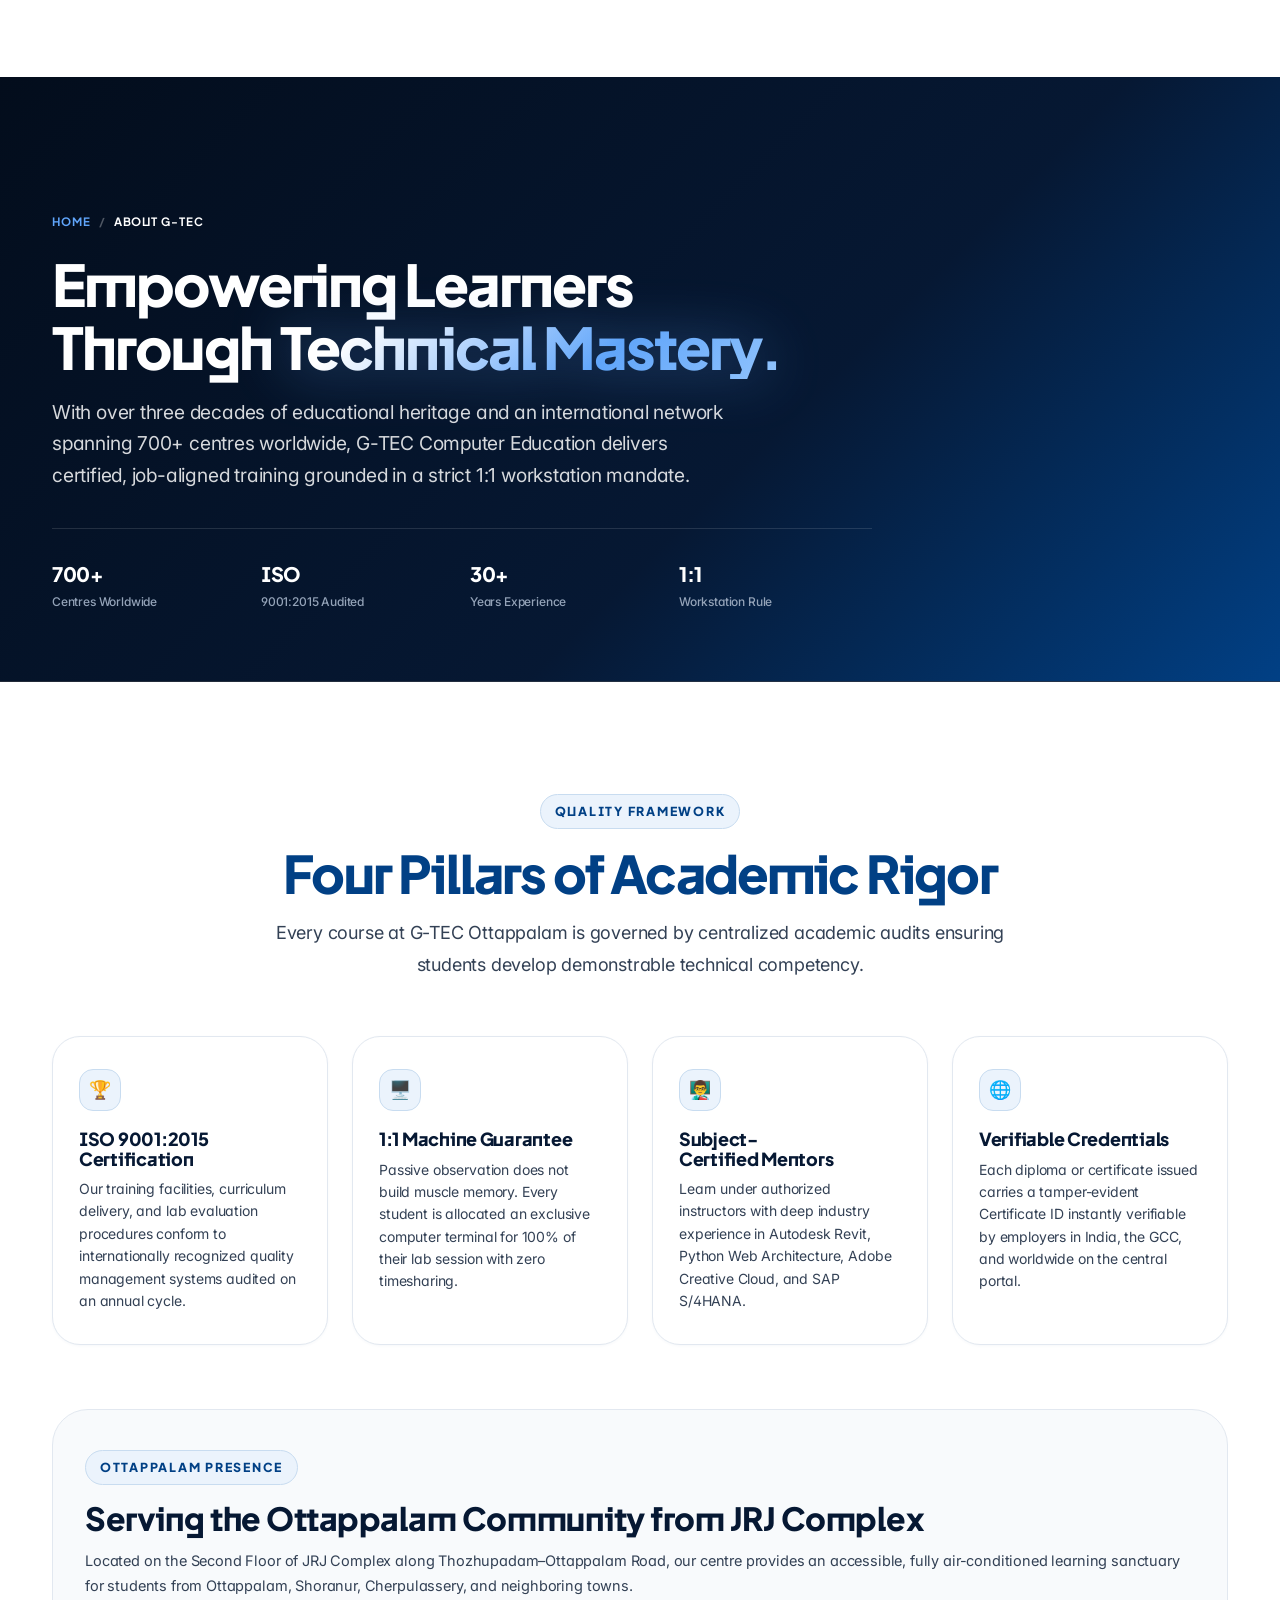
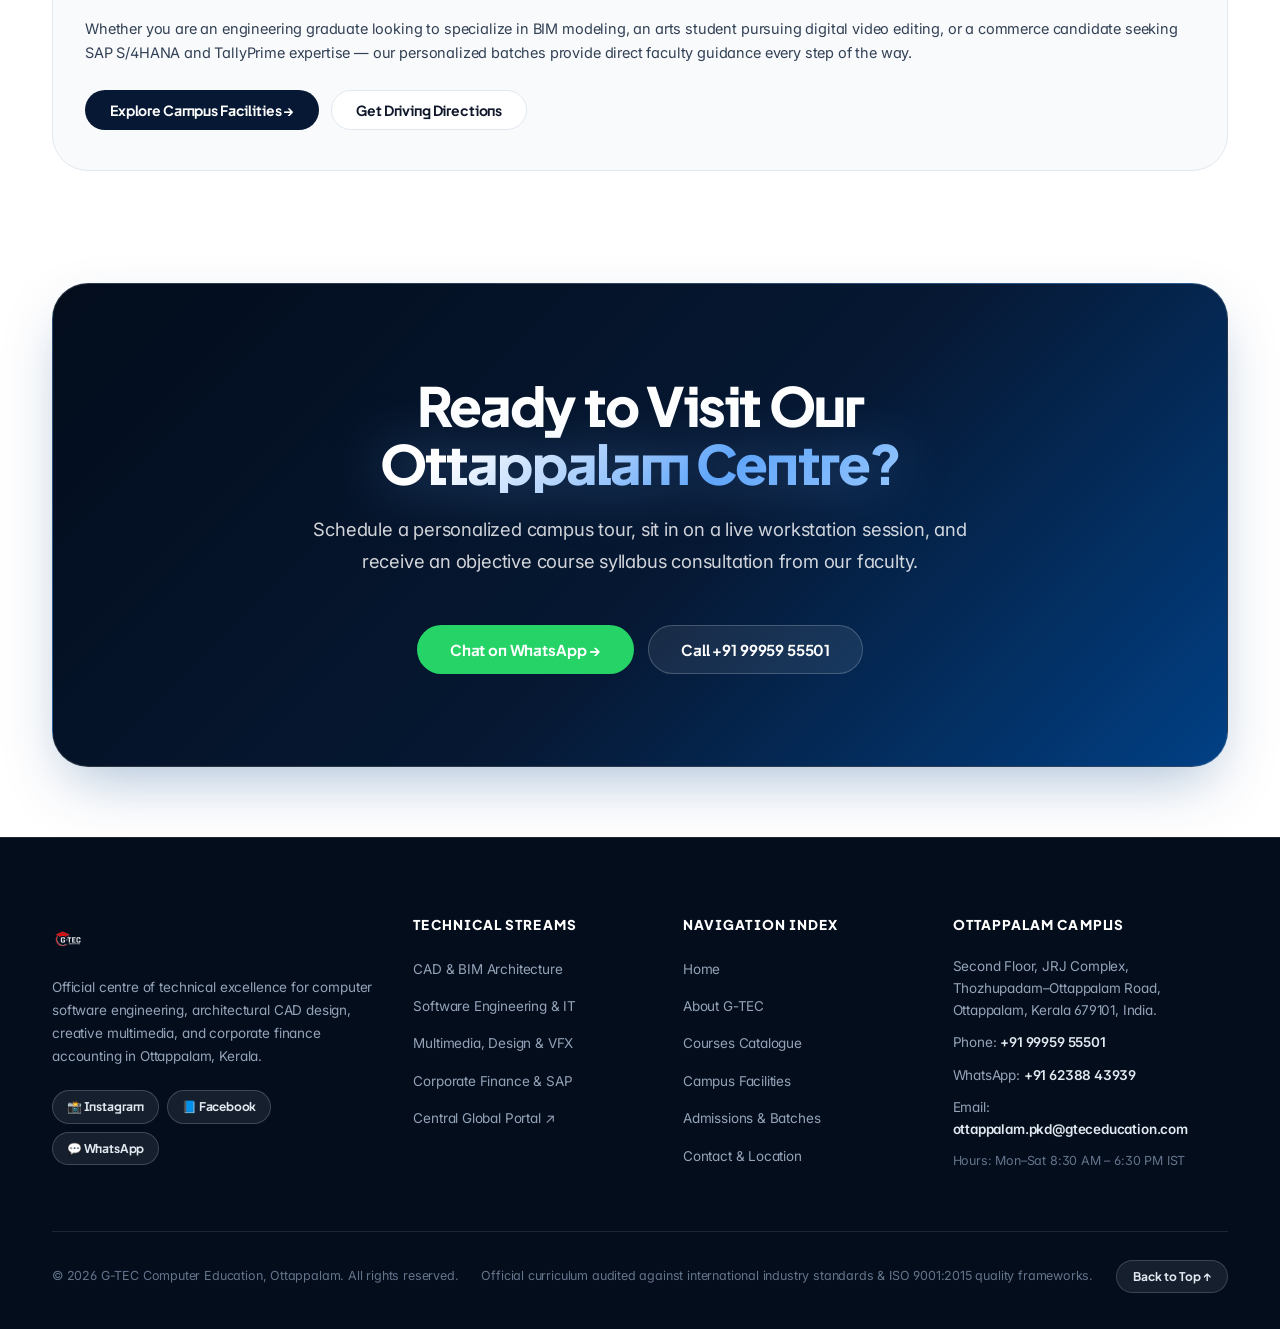
<file: new-site/about.html>
<!DOCTYPE html>
<html lang="en">
<head>
  <meta charset="UTF-8" />
  <meta name="viewport" content="width=device-width, initial-scale=1.0" />
  <meta http-equiv="X-UA-Compatible" content="ie=edge" />

  <title>About G-TEC Computer Education Ottappalam | Institutional Heritage & Standards</title>
  <meta name="title" content="About G-TEC Computer Education Ottappalam | Institutional Heritage & Standards" />
  <meta name="description" content="Discover G-TEC Computer Education Ottappalam. Over 30 years of vocational heritage, ISO 9001:2015 certified training quality, and our 1:1 dedicated workstation guarantee at JRJ Complex, Ottappalam." />
  
  <link rel="icon" type="image/png" href="./assets/images/favicon.png" />
  <link rel="apple-touch-icon" href="./assets/images/favicon.png" />

  <!-- Google Fonts Preconnect & Stylesheet -->
  <link rel="preconnect" href="https://fonts.googleapis.com" />
  <link rel="preconnect" href="https://fonts.gstatic.com" crossorigin />
  <link href="https://fonts.googleapis.com/css2?family=Inter:wght@300;400;500;600;700&family=Plus+Jakarta+Sans:ital,wght@0,400;0,500;0,600;0,700;0,800;1,700&display=swap" rel="stylesheet" />

  <!-- Design System Stylesheets -->
  <link rel="stylesheet" href="./assets/css/tokens.css" />
  <link rel="stylesheet" href="./assets/css/base.css" />
  <link rel="stylesheet" href="./assets/css/components.css" />
  <link rel="stylesheet" href="./assets/css/animations.css" />
</head>
<body>

  <!-- ========================================================================
       NAVIGATION BAR
       ======================================================================== -->
  <header class="site-nav">
    <div class="container nav-container">
      <a href="./index.html" class="nav-brand" aria-label="G-TEC Education Ottappalam Home">
        <div class="nav-brand-capsule">
          <img src="./assets/images/gtec-logo.png" alt="G-TEC Education Official Logo" class="nav-logo-img" width="144" height="34" />
        </div>
      </a>

      <nav class="nav-links" aria-label="Primary Navigation">
        <a href="./index.html" class="nav-link">Home</a>
        <a href="./about.html" class="nav-link active">About</a>
        <a href="./courses.html" class="nav-link">Courses</a>
        <a href="./facilities.html" class="nav-link">Facilities</a>
        <a href="./admissions.html" class="nav-link">Admissions</a>
        <a href="./contact.html" class="nav-link">Contact</a>
      </nav>

      <div class="nav-actions">
        <a href="tel:+919995955501" class="btn btn-nav-call btn-sm hide-on-mobile" aria-label="Call Admissions">
          <span>📞 9995955501</span>
        </a>
        <a href="https://wa.me/916238843939" target="_blank" rel="noopener noreferrer" class="btn btn-primary btn-sm hide-on-mobile" aria-label="WhatsApp Enquiry">
          <span>WhatsApp</span>
        </a>
        <button type="button" class="mobile-toggle-btn" id="mobile-toggle-btn" aria-label="Open mobile menu">
          ☰
        </button>
      </div>
    </div>
  </header>

  <!-- Mobile Drawer -->
  <div class="mobile-drawer" id="mobile-drawer">
    <div class="drawer-panel" onclick="event.stopPropagation()">
      <div>
        <div style="display: flex; justify-content: space-between; align-items: center; margin-bottom: 32px;">
          <img src="./assets/images/gtec-logo.png" alt="G-TEC Logo" style="height: 38px; width: auto;" />
          <button type="button" id="drawer-close-btn" style="font-size: 28px; color: var(--color-slate-dark); cursor: pointer;" aria-label="Close menu">&times;</button>
        </div>
        <nav style="display: flex; flex-direction: column; gap: 16px;">
          <a href="./index.html" class="nav-link drawer-link">Home</a>
          <a href="./about.html" class="nav-link drawer-link active">About G-TEC</a>
          <a href="./courses.html" class="nav-link drawer-link">Course Catalogue (24)</a>
          <a href="./facilities.html" class="nav-link drawer-link">Campus Facilities</a>
          <a href="./admissions.html" class="nav-link drawer-link">Admissions & Batches</a>
          <a href="./contact.html" class="nav-link drawer-link">Contact & Directions</a>
        </nav>
      </div>

      <div style="display: flex; flex-direction: column; gap: 12px; border-top: 1px solid var(--border-color); padding-top: 24px;">
        <a href="tel:+919995955501" class="btn btn-outline" style="width: 100%;">Call: +91 99959 55501</a>
        <a href="https://wa.me/916238843939" target="_blank" rel="noopener noreferrer" class="btn btn-primary" style="width: 100%;">Chat on WhatsApp</a>
      </div>
    </div>
  </div>

  <main>
    <!-- ========================================================================
         EDITORIAL HERO
         ======================================================================== -->
    <section class="subpage-hero">
      <div class="container">
        <div class="subpage-hero-content">
          <nav class="page-breadcrumb" aria-label="Breadcrumb">
            <a href="./index.html">Home</a>
            <span class="page-breadcrumb-separator">/</span>
            <span class="page-breadcrumb-current">About G-TEC</span>
          </nav>

          <h1 class="subpage-title">
            Empowering Learners Through <span class="highlight-gradient">Technical Mastery.</span>
          </h1>

          <p class="subpage-desc">
            With over three decades of educational heritage and an international network spanning 700+ centres worldwide, G-TEC Computer Education delivers certified, job-aligned training grounded in a strict 1:1 workstation mandate.
          </p>

          <div class="subpage-facts-strip">
            <div class="subpage-fact-box">
              <span class="subpage-fact-val">700+</span>
              <span class="subpage-fact-lbl">Centres Worldwide</span>
            </div>
            <div class="subpage-fact-box">
              <span class="subpage-fact-val">ISO</span>
              <span class="subpage-fact-lbl">9001:2015 Audited</span>
            </div>
            <div class="subpage-fact-box">
              <span class="subpage-fact-val">30+</span>
              <span class="subpage-fact-lbl">Years Experience</span>
            </div>
            <div class="subpage-fact-box">
              <span class="subpage-fact-val">1:1</span>
              <span class="subpage-fact-lbl">Workstation Rule</span>
            </div>
          </div>
        </div>
      </div>
    </section>

    <!-- ========================================================================
         INSTITUTIONAL PILLARS
         ======================================================================== -->
    <section class="section">
      <div class="container">
        
        <div class="section-header">
          <span class="eyebrow-tag">Quality Framework</span>
          <h2 class="section-title">Four Pillars of Academic Rigor</h2>
          <p class="section-desc">
            Every course at G-TEC Ottappalam is governed by centralized academic audits ensuring students develop demonstrable technical competency.
          </p>
        </div>

        <div style="display: grid; grid-template-columns: repeat(auto-fit, minmax(270px, 1fr)); gap: 24px; margin-bottom: 64px;">
          
          <div style="background: #FFFFFF; border: 1px solid var(--border-color); border-radius: var(--radius-xl); padding: 32px 26px; box-shadow: var(--shadow-sm);">
            <div class="contact-icon-box" style="margin-bottom: 18px;">🏆</div>
            <h3 style="font-family: var(--font-display); font-size: 18px; font-weight: 800; color: var(--color-navy-dark); margin-bottom: 10px;">
              ISO 9001:2015 Certification
            </h3>
            <p style="font-size: 14px; color: var(--color-slate-body); line-height: 1.6;">
              Our training facilities, curriculum delivery, and lab evaluation procedures conform to internationally recognized quality management systems audited on an annual cycle.
            </p>
          </div>

          <div style="background: #FFFFFF; border: 1px solid var(--border-color); border-radius: var(--radius-xl); padding: 32px 26px; box-shadow: var(--shadow-sm);">
            <div class="contact-icon-box" style="margin-bottom: 18px;">🖥️</div>
            <h3 style="font-family: var(--font-display); font-size: 18px; font-weight: 800; color: var(--color-navy-dark); margin-bottom: 10px;">
              1:1 Machine Guarantee
            </h3>
            <p style="font-size: 14px; color: var(--color-slate-body); line-height: 1.6;">
              Passive observation does not build muscle memory. Every student is allocated an exclusive computer terminal for 100% of their lab session with zero timesharing.
            </p>
          </div>

          <div style="background: #FFFFFF; border: 1px solid var(--border-color); border-radius: var(--radius-xl); padding: 32px 26px; box-shadow: var(--shadow-sm);">
            <div class="contact-icon-box" style="margin-bottom: 18px;">👨‍🏫</div>
            <h3 style="font-family: var(--font-display); font-size: 18px; font-weight: 800; color: var(--color-navy-dark); margin-bottom: 10px;">
              Subject-Certified Mentors
            </h3>
            <p style="font-size: 14px; color: var(--color-slate-body); line-height: 1.6;">
              Learn under authorized instructors with deep industry experience in Autodesk Revit, Python Web Architecture, Adobe Creative Cloud, and SAP S/4HANA.
            </p>
          </div>

          <div style="background: #FFFFFF; border: 1px solid var(--border-color); border-radius: var(--radius-xl); padding: 32px 26px; box-shadow: var(--shadow-sm);">
            <div class="contact-icon-box" style="margin-bottom: 18px;">🌐</div>
            <h3 style="font-family: var(--font-display); font-size: 18px; font-weight: 800; color: var(--color-navy-dark); margin-bottom: 10px;">
              Verifiable Credentials
            </h3>
            <p style="font-size: 14px; color: var(--color-slate-body); line-height: 1.6;">
              Each diploma or certificate issued carries a tamper-evident Certificate ID instantly verifiable by employers in India, the GCC, and worldwide on the central portal.
            </p>
          </div>

        </div>

        <!-- Campus Story Two-Column Block -->
        <div style="display: grid; grid-template-columns: 1fr; gap: 40px; align-items: center; background: var(--bg-subtle); border: 1px solid var(--border-color); border-radius: var(--radius-2xl); padding: 40px 32px;">
          <div>
            <span class="eyebrow-tag">Ottappalam Presence</span>
            <h3 style="font-family: var(--font-display); font-size: clamp(1.6rem, 2.5vw, 2.2rem); font-weight: 800; color: var(--color-navy-dark); margin-bottom: 14px;">
              Serving the Ottappalam Community from JRJ Complex
            </h3>
            <p style="font-size: 14.5px; color: var(--color-slate-body); line-height: 1.7; margin-bottom: 18px;">
              Located on the Second Floor of JRJ Complex along Thozhupadam–Ottappalam Road, our centre provides an accessible, fully air-conditioned learning sanctuary for students from Ottappalam, Shoranur, Cherpulassery, and neighboring towns.
            </p>
            <p style="font-size: 14.5px; color: var(--color-slate-body); line-height: 1.7; margin-bottom: 24px;">
              Whether you are an engineering graduate looking to specialize in BIM modeling, an arts student pursuing digital video editing, or a commerce candidate seeking SAP S/4HANA and TallyPrime expertise — our personalized batches provide direct faculty guidance every step of the way.
            </p>
            <div style="display: flex; gap: 12px; flex-wrap: wrap;">
              <a href="./facilities.html" class="btn btn-navy">
                <span>Explore Campus Facilities &rarr;</span>
              </a>
              <a href="./contact.html" class="btn btn-outline">
                <span>Get Driving Directions</span>
              </a>
            </div>
          </div>
        </div>

      </div>
    </section>

    <!-- ========================================================================
         ADMISSIONS ACTION BANNER
         ======================================================================== -->
    <section class="section finale-cta-section" style="padding-top: 0;">
      <div class="container">
        <div class="finale-cta-chassis">
          <div class="finale-cta-content">
            <h2 class="finale-title">
              Ready to Visit Our <span class="highlight-gradient">Ottappalam Centre?</span>
            </h2>
            <p class="finale-desc">
              Schedule a personalized campus tour, sit in on a live workstation session, and receive an objective course syllabus consultation from our faculty.
            </p>
            <div style="display: flex; gap: 14px; justify-content: center; flex-wrap: wrap;">
              <a href="https://wa.me/916238843939" target="_blank" rel="noopener noreferrer" class="btn btn-whatsapp btn-lg">
                <span>Chat on WhatsApp &rarr;</span>
              </a>
              <a href="tel:+919995955501" class="btn btn-outline-light btn-lg">
                <span>Call +91 99959 55501</span>
              </a>
            </div>
          </div>
        </div>
      </div>
    </section>
  </main>

  <!-- ========================================================================
       FOOTER
       ======================================================================== -->
  <footer class="site-footer">
    <div class="container">
      <div class="footer-grid">
        <div class="footer-col">
          <div class="footer-brand-wrap">
            <a href="./index.html">
              <img src="./assets/images/gtec-logo-white.png" alt="G-TEC Education Ottappalam" class="footer-brand-logo" width="160" height="42" />
            </a>
            <p class="footer-tagline">
              Official centre of technical excellence for computer software engineering, architectural CAD design, creative multimedia, and corporate finance accounting in Ottappalam, Kerala.
            </p>
            <div class="footer-social-deck">
              <a href="https://www.instagram.com/gtecottapalam/?hl=en" target="_blank" rel="noopener noreferrer" class="footer-social-pill">📸 Instagram</a>
              <a href="https://www.facebook.com/gtecotp/" target="_blank" rel="noopener noreferrer" class="footer-social-pill">📘 Facebook</a>
              <a href="https://wa.me/916238843939" target="_blank" rel="noopener noreferrer" class="footer-social-pill">💬 WhatsApp</a>
            </div>
          </div>
        </div>

        <div class="footer-col">
          <h5>Technical Streams</h5>
          <ul class="footer-links">
            <li><a href="./courses.html?cat=cad">CAD & BIM Architecture</a></li>
            <li><a href="./courses.html?cat=software">Software Engineering & IT</a></li>
            <li><a href="./courses.html?cat=multimedia">Multimedia, Design & VFX</a></li>
            <li><a href="./courses.html?cat=accounting">Corporate Finance & SAP</a></li>
            <li><a href="https://www.gteceducation.com" target="_blank" rel="noopener noreferrer">Central Global Portal ↗</a></li>
          </ul>
        </div>

        <div class="footer-col">
          <h5>Navigation Index</h5>
          <ul class="footer-links">
            <li><a href="./index.html">Home</a></li>
            <li><a href="./about.html">About G-TEC</a></li>
            <li><a href="./courses.html">Courses Catalogue</a></li>
            <li><a href="./facilities.html">Campus Facilities</a></li>
            <li><a href="./admissions.html">Admissions & Batches</a></li>
            <li><a href="./contact.html">Contact & Location</a></li>
          </ul>
        </div>

        <div class="footer-col">
          <h5>Ottappalam Campus</h5>
          <address class="footer-contact-dossier">
            <div>
              Second Floor, JRJ Complex,<br />
              Thozhupadam–Ottappalam Road,<br />
              Ottappalam, Kerala 679101, India.
            </div>
            <div>Phone: <a href="tel:+919995955501">+91 99959 55501</a></div>
            <div>WhatsApp: <a href="https://wa.me/916238843939" target="_blank" rel="noopener noreferrer">+91 62388 43939</a></div>
            <div>Email: <a href="mailto:ottappalam.pkd@gteceducation.com">ottappalam.pkd@gteceducation.com</a></div>
            <div style="font-size: 12.5px; color: #64748B;">Hours: Mon–Sat 8:30 AM – 6:30 PM IST</div>
          </address>
        </div>
      </div>

      <div class="footer-bottom">
        <div>&copy; 2026 G-TEC Computer Education, Ottappalam. All rights reserved.</div>
        <div>Official curriculum audited against international industry standards & ISO 9001:2015 quality frameworks.</div>
        <div>
          <button type="button" class="back-to-top-btn" id="back-to-top-btn" aria-label="Scroll back to top of page">
            <span>Back to Top ↑</span>
          </button>
        </div>
      </div>
    </div>
  </footer>

  <script type="module" src="./assets/js/subpages.js"></script>
</body>
</html>
</file>
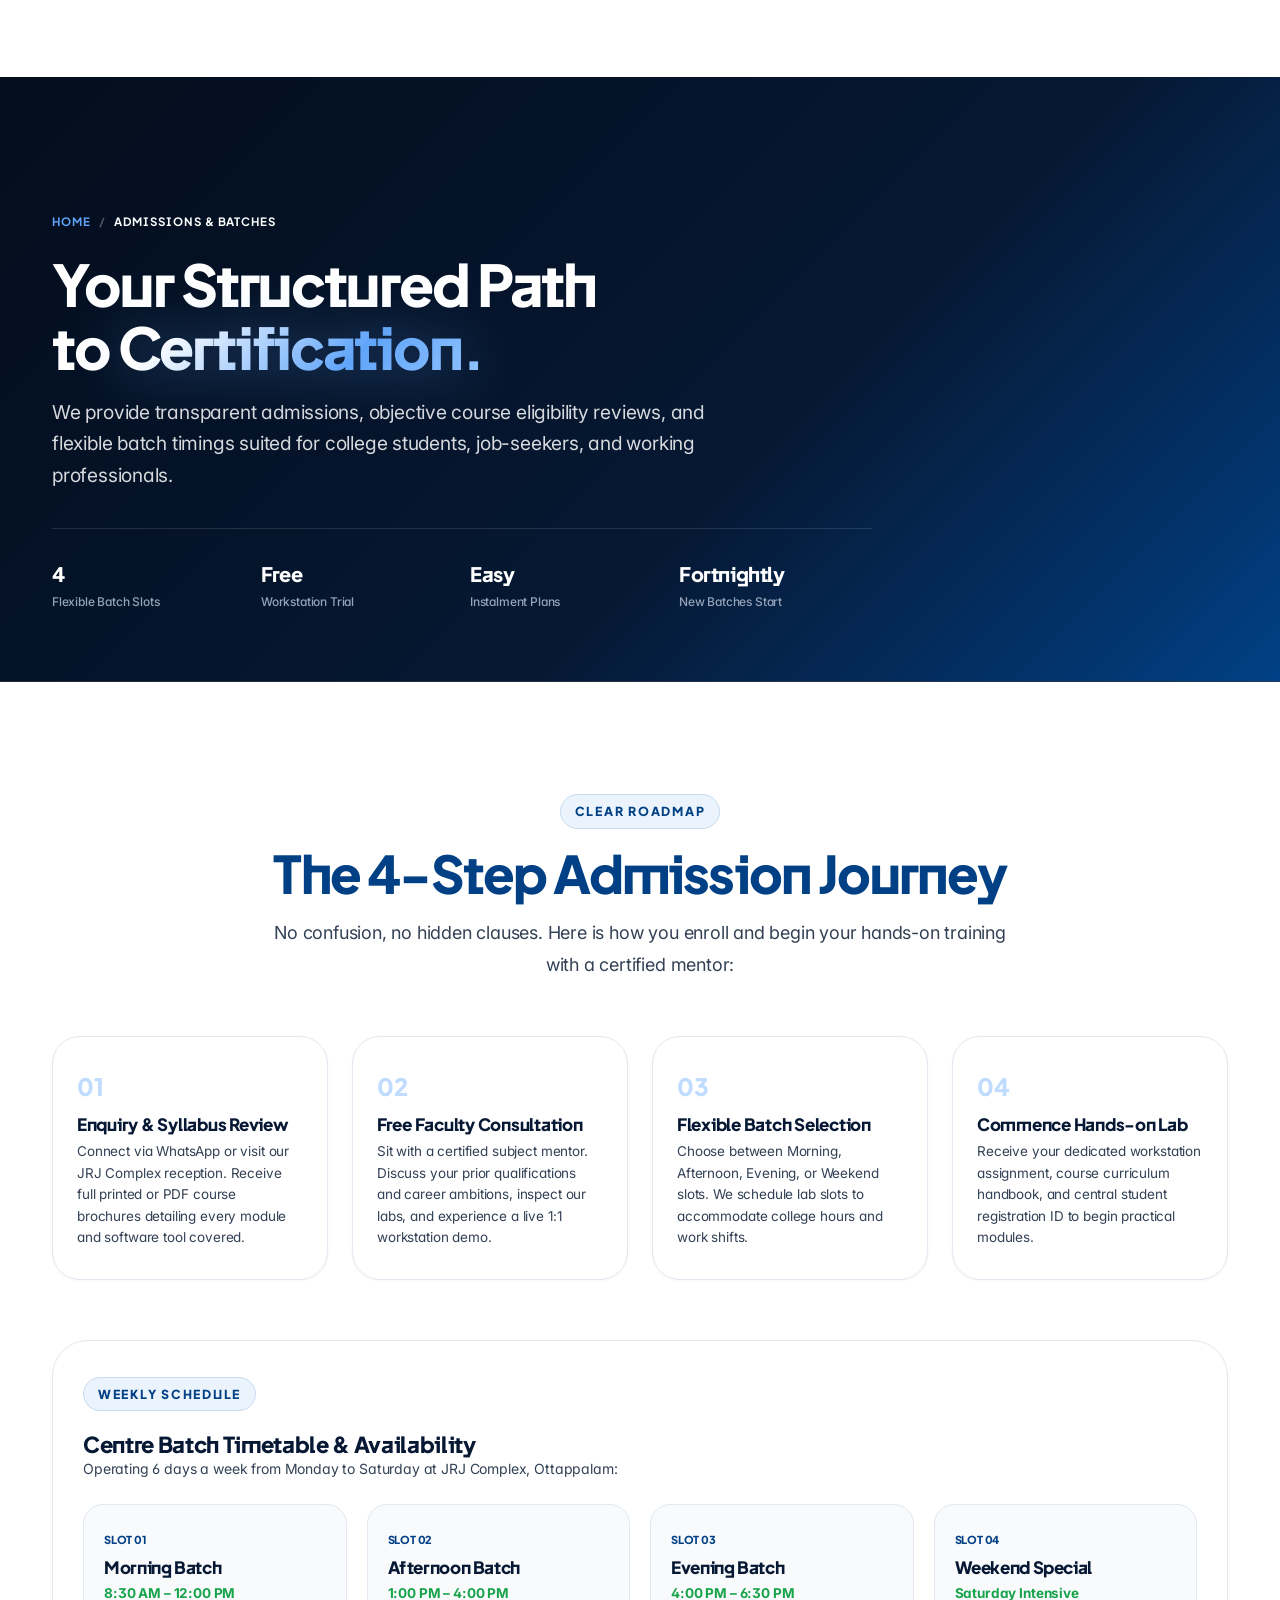
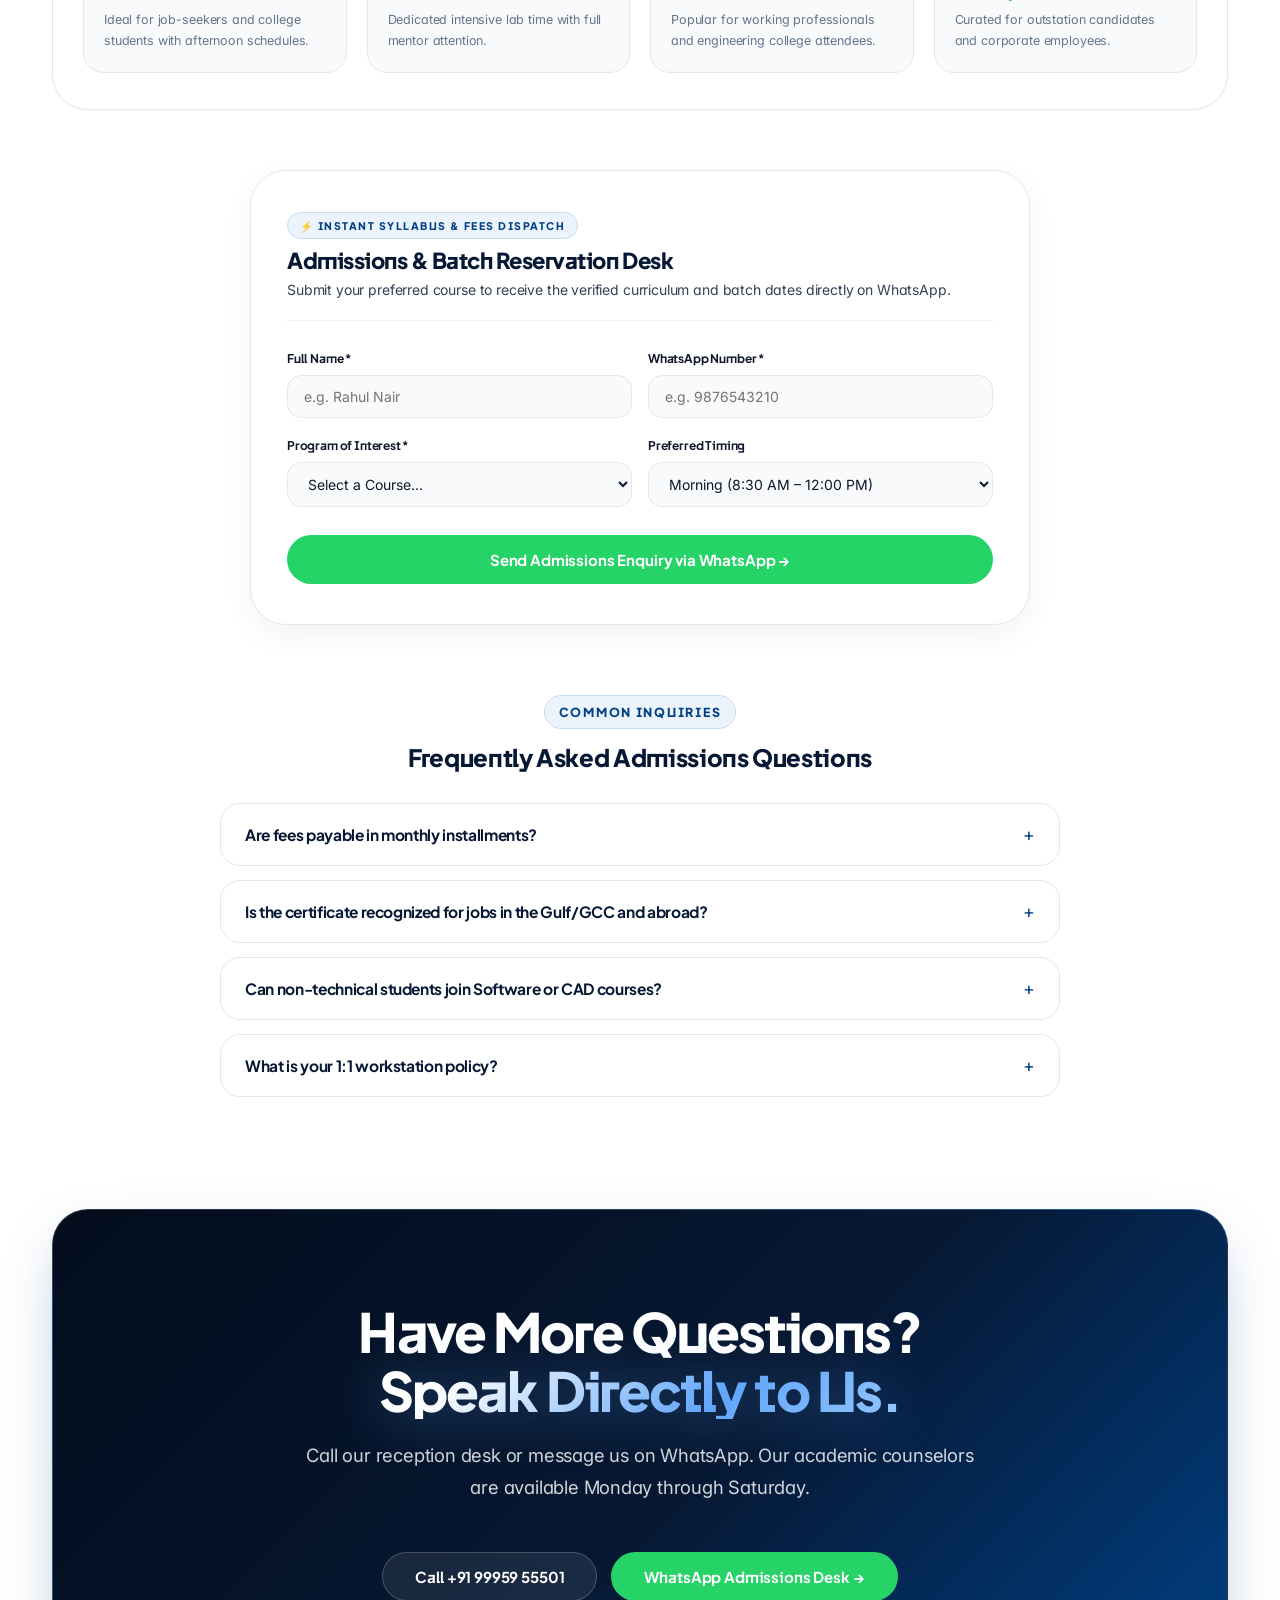
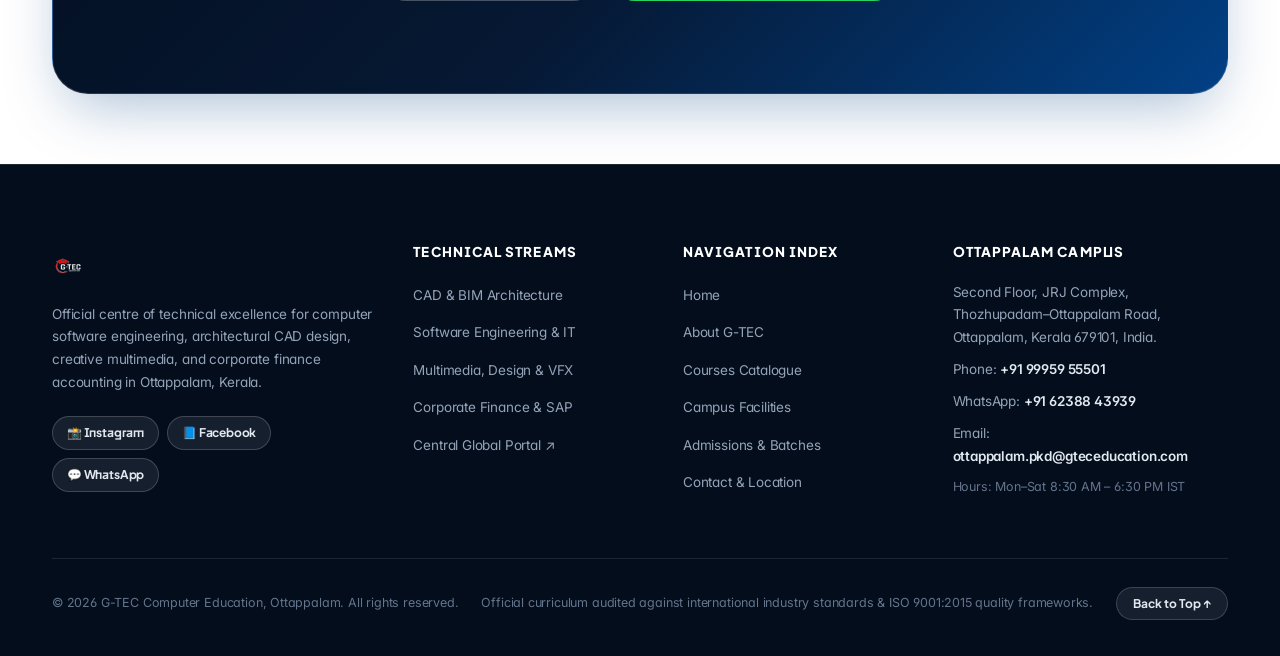
<file: new-site/admissions.html>
<!DOCTYPE html>
<html lang="en">
<head>
  <meta charset="UTF-8" />
  <meta name="viewport" content="width=device-width, initial-scale=1.0" />
  <meta http-equiv="X-UA-Compatible" content="ie=edge" />

  <title>Admissions & Batches | G-TEC Computer Education Ottappalam</title>
  <meta name="title" content="Admissions & Batches | G-TEC Computer Education Ottappalam" />
  <meta name="description" content="Enroll at G-TEC Ottappalam. Learn about our flexible batch timings, transparent admission process, eligibility guidelines, and instant WhatsApp syllabus delivery at JRJ Complex." />
  
  <link rel="icon" type="image/png" href="./assets/images/favicon.png" />
  <link rel="apple-touch-icon" href="./assets/images/favicon.png" />

  <!-- Google Fonts Preconnect & Stylesheet -->
  <link rel="preconnect" href="https://fonts.googleapis.com" />
  <link rel="preconnect" href="https://fonts.gstatic.com" crossorigin />
  <link href="https://fonts.googleapis.com/css2?family=Inter:wght@300;400;500;600;700&family=Plus+Jakarta+Sans:ital,wght@0,400;0,500;0,600;0,700;0,800;1,700&display=swap" rel="stylesheet" />

  <!-- Design System Stylesheets -->
  <link rel="stylesheet" href="./assets/css/tokens.css" />
  <link rel="stylesheet" href="./assets/css/base.css" />
  <link rel="stylesheet" href="./assets/css/components.css" />
  <link rel="stylesheet" href="./assets/css/animations.css" />
</head>
<body>

  <!-- ========================================================================
       NAVIGATION BAR
       ======================================================================== -->
  <header class="site-nav">
    <div class="container nav-container">
      <a href="./index.html" class="nav-brand" aria-label="G-TEC Education Ottappalam Home">
        <div class="nav-brand-capsule">
          <img src="./assets/images/gtec-logo.png" alt="G-TEC Education Official Logo" class="nav-logo-img" width="144" height="34" />
        </div>
      </a>

      <nav class="nav-links" aria-label="Primary Navigation">
        <a href="./index.html" class="nav-link">Home</a>
        <a href="./about.html" class="nav-link">About</a>
        <a href="./courses.html" class="nav-link">Courses</a>
        <a href="./facilities.html" class="nav-link">Facilities</a>
        <a href="./admissions.html" class="nav-link active">Admissions</a>
        <a href="./contact.html" class="nav-link">Contact</a>
      </nav>

      <div class="nav-actions">
        <a href="tel:+919995955501" class="btn btn-nav-call btn-sm hide-on-mobile" aria-label="Call Admissions">
          <span>📞 9995955501</span>
        </a>
        <a href="https://wa.me/916238843939" target="_blank" rel="noopener noreferrer" class="btn btn-primary btn-sm hide-on-mobile" aria-label="WhatsApp Enquiry">
          <span>WhatsApp</span>
        </a>
        <button type="button" class="mobile-toggle-btn" id="mobile-toggle-btn" aria-label="Open mobile menu">
          ☰
        </button>
      </div>
    </div>
  </header>

  <!-- Mobile Drawer -->
  <div class="mobile-drawer" id="mobile-drawer">
    <div class="drawer-panel" onclick="event.stopPropagation()">
      <div>
        <div style="display: flex; justify-content: space-between; align-items: center; margin-bottom: 32px;">
          <img src="./assets/images/gtec-logo.png" alt="G-TEC Logo" style="height: 38px; width: auto;" />
          <button type="button" id="drawer-close-btn" style="font-size: 28px; color: var(--color-slate-dark); cursor: pointer;" aria-label="Close menu">&times;</button>
        </div>
        <nav style="display: flex; flex-direction: column; gap: 16px;">
          <a href="./index.html" class="nav-link drawer-link">Home</a>
          <a href="./about.html" class="nav-link drawer-link">About G-TEC</a>
          <a href="./courses.html" class="nav-link drawer-link">Course Catalogue (24)</a>
          <a href="./facilities.html" class="nav-link drawer-link">Campus Facilities</a>
          <a href="./admissions.html" class="nav-link drawer-link active">Admissions & Batches</a>
          <a href="./contact.html" class="nav-link drawer-link">Contact & Directions</a>
        </nav>
      </div>

      <div style="display: flex; flex-direction: column; gap: 12px; border-top: 1px solid var(--border-color); padding-top: 24px;">
        <a href="tel:+919995955501" class="btn btn-outline" style="width: 100%;">Call: +91 99959 55501</a>
        <a href="https://wa.me/916238843939" target="_blank" rel="noopener noreferrer" class="btn btn-primary" style="width: 100%;">Chat on WhatsApp</a>
      </div>
    </div>
  </div>

  <main>
    <!-- ========================================================================
         ADMISSIONS HERO
         ======================================================================== -->
    <section class="subpage-hero">
      <div class="container">
        <div class="subpage-hero-content">
          <nav class="page-breadcrumb" aria-label="Breadcrumb">
            <a href="./index.html">Home</a>
            <span class="page-breadcrumb-separator">/</span>
            <span class="page-breadcrumb-current">Admissions & Batches</span>
          </nav>

          <h1 class="subpage-title">
            Your Structured Path to <span class="highlight-gradient">Certification.</span>
          </h1>

          <p class="subpage-desc">
            We provide transparent admissions, objective course eligibility reviews, and flexible batch timings suited for college students, job-seekers, and working professionals.
          </p>

          <div class="subpage-facts-strip">
            <div class="subpage-fact-box">
              <span class="subpage-fact-val">4</span>
              <span class="subpage-fact-lbl">Flexible Batch Slots</span>
            </div>
            <div class="subpage-fact-box">
              <span class="subpage-fact-val">Free</span>
              <span class="subpage-fact-lbl">Workstation Trial</span>
            </div>
            <div class="subpage-fact-box">
              <span class="subpage-fact-val">Easy</span>
              <span class="subpage-fact-lbl">Instalment Plans</span>
            </div>
            <div class="subpage-fact-box">
              <span class="subpage-fact-val">Fortnightly</span>
              <span class="subpage-fact-lbl">New Batches Start</span>
            </div>
          </div>
        </div>
      </div>
    </section>

    <!-- ========================================================================
         4-STEP ADMISSIONS PROCESS
         ======================================================================== -->
    <section class="section">
      <div class="container">
        
        <div class="section-header">
          <span class="eyebrow-tag">Clear Roadmap</span>
          <h2 class="section-title">The 4-Step Admission Journey</h2>
          <p class="section-desc">
            No confusion, no hidden clauses. Here is how you enroll and begin your hands-on training with a certified mentor:
          </p>
        </div>

        <div style="display: grid; grid-template-columns: repeat(auto-fit, minmax(260px, 1fr)); gap: 24px; margin-bottom: 60px;">
          
          <div style="background: #FFFFFF; border: 1px solid var(--border-color); border-radius: var(--radius-xl); padding: 30px 24px; box-shadow: var(--shadow-sm); position: relative;">
            <span style="font-family: var(--font-display); font-size: 24px; font-weight: 800; color: #BFDBFE; display: block; margin-bottom: 8px;">01</span>
            <h3 style="font-family: var(--font-display); font-size: 17px; font-weight: 800; color: var(--color-navy-dark); margin-bottom: 8px;">
              Enquiry & Syllabus Review
            </h3>
            <p style="font-size: 13.5px; color: var(--color-slate-body); line-height: 1.6;">
              Connect via WhatsApp or visit our JRJ Complex reception. Receive full printed or PDF course brochures detailing every module and software tool covered.
            </p>
          </div>

          <div style="background: #FFFFFF; border: 1px solid var(--border-color); border-radius: var(--radius-xl); padding: 30px 24px; box-shadow: var(--shadow-sm); position: relative;">
            <span style="font-family: var(--font-display); font-size: 24px; font-weight: 800; color: #BFDBFE; display: block; margin-bottom: 8px;">02</span>
            <h3 style="font-family: var(--font-display); font-size: 17px; font-weight: 800; color: var(--color-navy-dark); margin-bottom: 8px;">
              Free Faculty Consultation
            </h3>
            <p style="font-size: 13.5px; color: var(--color-slate-body); line-height: 1.6;">
              Sit with a certified subject mentor. Discuss your prior qualifications and career ambitions, inspect our labs, and experience a live 1:1 workstation demo.
            </p>
          </div>

          <div style="background: #FFFFFF; border: 1px solid var(--border-color); border-radius: var(--radius-xl); padding: 30px 24px; box-shadow: var(--shadow-sm); position: relative;">
            <span style="font-family: var(--font-display); font-size: 24px; font-weight: 800; color: #BFDBFE; display: block; margin-bottom: 8px;">03</span>
            <h3 style="font-family: var(--font-display); font-size: 17px; font-weight: 800; color: var(--color-navy-dark); margin-bottom: 8px;">
              Flexible Batch Selection
            </h3>
            <p style="font-size: 13.5px; color: var(--color-slate-body); line-height: 1.6;">
              Choose between Morning, Afternoon, Evening, or Weekend slots. We schedule lab slots to accommodate college hours and work shifts.
            </p>
          </div>

          <div style="background: #FFFFFF; border: 1px solid var(--border-color); border-radius: var(--radius-xl); padding: 30px 24px; box-shadow: var(--shadow-sm); position: relative;">
            <span style="font-family: var(--font-display); font-size: 24px; font-weight: 800; color: #BFDBFE; display: block; margin-bottom: 8px;">04</span>
            <h3 style="font-family: var(--font-display); font-size: 17px; font-weight: 800; color: var(--color-navy-dark); margin-bottom: 8px;">
              Commence Hands-on Lab
            </h3>
            <p style="font-size: 13.5px; color: var(--color-slate-body); line-height: 1.6;">
              Receive your dedicated workstation assignment, course curriculum handbook, and central student registration ID to begin practical modules.
            </p>
          </div>

        </div>

        <!-- Batch Timing Breakdown Table -->
        <div style="background: #FFFFFF; border: 1px solid var(--border-color); border-radius: var(--radius-2xl); padding: 36px 30px; margin-bottom: 60px; box-shadow: var(--shadow-sm);">
          <div style="margin-bottom: 24px;">
            <span class="eyebrow-tag">Weekly Schedule</span>
            <h3 style="font-family: var(--font-display); font-size: 22px; font-weight: 800; color: var(--color-navy-dark); margin-top: 6px;">
              Centre Batch Timetable & Availability
            </h3>
            <p style="font-size: 14px; color: var(--color-slate-body);">
              Operating 6 days a week from Monday to Saturday at JRJ Complex, Ottappalam:
            </p>
          </div>

          <div style="display: grid; grid-template-columns: repeat(auto-fit, minmax(240px, 1fr)); gap: 20px;">
            <div style="background: var(--bg-subtle); border: 1px solid var(--border-color); border-radius: var(--radius-lg); padding: 20px;">
              <span style="font-family: var(--font-display); font-size: 11px; font-weight: 800; color: var(--color-gtec-blue); text-transform: uppercase;">Slot 01</span>
              <h4 style="font-family: var(--font-display); font-size: 17px; font-weight: 800; color: var(--color-navy-dark); margin: 6px 0;">Morning Batch</h4>
              <p style="font-size: 13.5px; color: #16A34A; font-weight: 700; margin-bottom: 6px;">8:30 AM – 12:00 PM</p>
              <p style="font-size: 12.5px; color: var(--color-slate-muted);">Ideal for job-seekers and college students with afternoon schedules.</p>
            </div>

            <div style="background: var(--bg-subtle); border: 1px solid var(--border-color); border-radius: var(--radius-lg); padding: 20px;">
              <span style="font-family: var(--font-display); font-size: 11px; font-weight: 800; color: var(--color-gtec-blue); text-transform: uppercase;">Slot 02</span>
              <h4 style="font-family: var(--font-display); font-size: 17px; font-weight: 800; color: var(--color-navy-dark); margin: 6px 0;">Afternoon Batch</h4>
              <p style="font-size: 13.5px; color: #16A34A; font-weight: 700; margin-bottom: 6px;">1:00 PM – 4:00 PM</p>
              <p style="font-size: 12.5px; color: var(--color-slate-muted);">Dedicated intensive lab time with full mentor attention.</p>
            </div>

            <div style="background: var(--bg-subtle); border: 1px solid var(--border-color); border-radius: var(--radius-lg); padding: 20px;">
              <span style="font-family: var(--font-display); font-size: 11px; font-weight: 800; color: var(--color-gtec-blue); text-transform: uppercase;">Slot 03</span>
              <h4 style="font-family: var(--font-display); font-size: 17px; font-weight: 800; color: var(--color-navy-dark); margin: 6px 0;">Evening Batch</h4>
              <p style="font-size: 13.5px; color: #16A34A; font-weight: 700; margin-bottom: 6px;">4:00 PM – 6:30 PM</p>
              <p style="font-size: 12.5px; color: var(--color-slate-muted);">Popular for working professionals and engineering college attendees.</p>
            </div>

            <div style="background: var(--bg-subtle); border: 1px solid var(--border-color); border-radius: var(--radius-lg); padding: 20px;">
              <span style="font-family: var(--font-display); font-size: 11px; font-weight: 800; color: var(--color-gtec-blue); text-transform: uppercase;">Slot 04</span>
              <h4 style="font-family: var(--font-display); font-size: 17px; font-weight: 800; color: var(--color-navy-dark); margin: 6px 0;">Weekend Special</h4>
              <p style="font-size: 13.5px; color: #16A34A; font-weight: 700; margin-bottom: 6px;">Saturday Intensive</p>
              <p style="font-size: 12.5px; color: var(--color-slate-muted);">Curated for outstation candidates and corporate employees.</p>
            </div>
          </div>
        </div>

        <!-- Interactive Admissions Enquiry Desk Box -->
        <div style="max-width: 780px; margin: 0 auto 70px;">
          <div class="admissions-form-box">
            <div class="admissions-form-header">
              <div class="form-badge">⚡ Instant Syllabus & Fees Dispatch</div>
              <h3>Admissions & Batch Reservation Desk</h3>
              <p>Submit your preferred course to receive the verified curriculum and batch dates directly on WhatsApp.</p>
            </div>

            <form id="admissions-subpage-form" class="admissions-form">
              <div class="form-row-duo">
                <div class="form-group">
                  <label for="sub-student-name" class="form-label">Full Name *</label>
                  <input type="text" id="sub-student-name" class="form-input" placeholder="e.g. Rahul Nair" required />
                </div>
                <div class="form-group">
                  <label for="sub-student-phone" class="form-label">WhatsApp Number *</label>
                  <input type="tel" id="sub-student-phone" class="form-input" placeholder="e.g. 9876543210" required />
                </div>
              </div>

              <div class="form-row-duo">
                <div class="form-group">
                  <label for="sub-course-interest" class="form-label">Program of Interest *</label>
                  <select id="sub-course-interest" class="form-select" required>
                    <option value="">Select a Course...</option>
                    <option value="Autodesk Revit Architecture">Autodesk Revit Architecture</option>
                    <option value="Python Full Stack Development">Python Full Stack Development</option>
                    <option value="MERN Full Stack Development">MERN Full Stack Development</option>
                    <option value="Tally Prime with GST">Tally Prime with GST</option>
                    <option value="SAP S/4HANA FICO">SAP S/4HANA FICO</option>
                    <option value="Professional Graphic Design">Professional Graphic Design</option>
                    <option value="Digital Video Editing">Digital Video Editing</option>
                  </select>
                </div>
                <div class="form-group">
                  <label for="sub-batch-timing" class="form-label">Preferred Timing</label>
                  <select id="sub-batch-timing" class="form-select">
                    <option value="Morning Batch (8:30 AM - 12:00 PM)">Morning (8:30 AM – 12:00 PM)</option>
                    <option value="Afternoon Batch (1:00 PM - 4:00 PM)">Afternoon (1:00 PM – 4:00 PM)</option>
                    <option value="Evening Batch (4:00 PM - 6:30 PM)">Evening (4:00 PM – 6:30 PM)</option>
                    <option value="Weekend Special Batch">Weekend Special Batch</option>
                  </select>
                </div>
              </div>

              <div style="margin-top: 10px;">
                <button type="submit" class="btn btn-whatsapp btn-lg" style="width: 100%;">
                  <span>Send Admissions Enquiry via WhatsApp &rarr;</span>
                </button>
              </div>
            </form>

            <div id="admissions-subpage-confirm" class="admissions-confirmation-card">
              <div class="confirm-top-bar">
                <div class="confirm-check-icon">✓</div>
                <div class="confirm-header-text">
                  <h4>Admissions Enquiry Ready!</h4>
                  <p>Your details have been formatted. Click below to connect with our Ottappalam desk.</p>
                </div>
              </div>
              <a id="sub-launch-wa" href="#" target="_blank" rel="noopener noreferrer" class="btn btn-whatsapp">
                <span>Open WhatsApp Chat &rarr;</span>
              </a>
            </div>
          </div>
        </div>

        <!-- Admissions FAQ Accordion -->
        <div style="max-width: 840px; margin: 0 auto;">
          <div style="text-align: center; margin-bottom: 32px;">
            <span class="eyebrow-tag">Common Inquiries</span>
            <h3 style="font-family: var(--font-display); font-size: 24px; font-weight: 800; color: var(--color-navy-dark);">
              Frequently Asked Admissions Questions
            </h3>
          </div>

          <div class="faq-deck">
            <div class="faq-item">
              <button type="button" class="faq-trigger">
                <span class="faq-question">Are fees payable in monthly installments?</span>
                <span class="faq-icon">+</span>
              </button>
              <div class="faq-answer">
                Yes. G-TEC Ottappalam offers transparent fee structures with structured, zero-interest installment options linked to your module progression. Full details are provided during your initial consultation.
              </div>
            </div>

            <div class="faq-item">
              <button type="button" class="faq-trigger">
                <span class="faq-question">Is the certificate recognized for jobs in the Gulf/GCC and abroad?</span>
                <span class="faq-icon">+</span>
              </button>
              <div class="faq-answer">
                Yes. Certificates issued through G-TEC's central academic council carry a permanent Certificate ID verifiable 24/7 on the international portal. They are widely recognized across India, UAE, Qatar, Oman, and Saudi Arabia.
              </div>
            </div>

            <div class="faq-item">
              <button type="button" class="faq-trigger">
                <span class="faq-question">Can non-technical students join Software or CAD courses?</span>
                <span class="faq-icon">+</span>
              </button>
              <div class="faq-answer">
                Absolutely. Our curricula start from foundational fundamentals before progressing into advanced production workflows. Dedicated 1:1 mentorship ensures you learn at your own pace regardless of your academic background.
              </div>
            </div>

            <div class="faq-item">
              <button type="button" class="faq-trigger">
                <span class="faq-question">What is your 1:1 workstation policy?</span>
                <span class="faq-icon">+</span>
              </button>
              <div class="faq-answer">
                We strictly guarantee that every student has an exclusive high-spec PC for the entirety of their scheduled lab time. Two students will never share a computer at G-TEC Ottappalam.
              </div>
            </div>
          </div>
        </div>

      </div>
    </section>

    <!-- ========================================================================
         ADMISSIONS ACTION BANNER
         ======================================================================== -->
    <section class="section finale-cta-section" style="padding-top: 0;">
      <div class="container">
        <div class="finale-cta-chassis">
          <div class="finale-cta-content">
            <h2 class="finale-title">
              Have More Questions? <span class="highlight-gradient">Speak Directly to Us.</span>
            </h2>
            <p class="finale-desc">
              Call our reception desk or message us on WhatsApp. Our academic counselors are available Monday through Saturday.
            </p>
            <div style="display: flex; gap: 14px; justify-content: center; flex-wrap: wrap;">
              <a href="tel:+919995955501" class="btn btn-outline-light btn-lg">
                <span>Call +91 99959 55501</span>
              </a>
              <a href="https://wa.me/916238843939" target="_blank" rel="noopener noreferrer" class="btn btn-whatsapp btn-lg">
                <span>WhatsApp Admissions Desk &rarr;</span>
              </a>
            </div>
          </div>
        </div>
      </div>
    </section>
  </main>

  <!-- ========================================================================
       FOOTER
       ======================================================================== -->
  <footer class="site-footer">
    <div class="container">
      <div class="footer-grid">
        <div class="footer-col">
          <div class="footer-brand-wrap">
            <a href="./index.html">
              <img src="./assets/images/gtec-logo-white.png" alt="G-TEC Education Ottappalam" class="footer-brand-logo" width="160" height="42" />
            </a>
            <p class="footer-tagline">
              Official centre of technical excellence for computer software engineering, architectural CAD design, creative multimedia, and corporate finance accounting in Ottappalam, Kerala.
            </p>
            <div class="footer-social-deck">
              <a href="https://www.instagram.com/gtecottapalam/?hl=en" target="_blank" rel="noopener noreferrer" class="footer-social-pill">📸 Instagram</a>
              <a href="https://www.facebook.com/gtecotp/" target="_blank" rel="noopener noreferrer" class="footer-social-pill">📘 Facebook</a>
              <a href="https://wa.me/916238843939" target="_blank" rel="noopener noreferrer" class="footer-social-pill">💬 WhatsApp</a>
            </div>
          </div>
        </div>

        <div class="footer-col">
          <h5>Technical Streams</h5>
          <ul class="footer-links">
            <li><a href="./courses.html?cat=cad">CAD & BIM Architecture</a></li>
            <li><a href="./courses.html?cat=software">Software Engineering & IT</a></li>
            <li><a href="./courses.html?cat=multimedia">Multimedia, Design & VFX</a></li>
            <li><a href="./courses.html?cat=accounting">Corporate Finance & SAP</a></li>
            <li><a href="https://www.gteceducation.com" target="_blank" rel="noopener noreferrer">Central Global Portal ↗</a></li>
          </ul>
        </div>

        <div class="footer-col">
          <h5>Navigation Index</h5>
          <ul class="footer-links">
            <li><a href="./index.html">Home</a></li>
            <li><a href="./about.html">About G-TEC</a></li>
            <li><a href="./courses.html">Courses Catalogue</a></li>
            <li><a href="./facilities.html">Campus Facilities</a></li>
            <li><a href="./admissions.html">Admissions & Batches</a></li>
            <li><a href="./contact.html">Contact & Location</a></li>
          </ul>
        </div>

        <div class="footer-col">
          <h5>Ottappalam Campus</h5>
          <address class="footer-contact-dossier">
            <div>
              Second Floor, JRJ Complex,<br />
              Thozhupadam–Ottappalam Road,<br />
              Ottappalam, Kerala 679101, India.
            </div>
            <div>Phone: <a href="tel:+919995955501">+91 99959 55501</a></div>
            <div>WhatsApp: <a href="https://wa.me/916238843939" target="_blank" rel="noopener noreferrer">+91 62388 43939</a></div>
            <div>Email: <a href="mailto:ottappalam.pkd@gteceducation.com">ottappalam.pkd@gteceducation.com</a></div>
            <div style="font-size: 12.5px; color: #64748B;">Hours: Mon–Sat 8:30 AM – 6:30 PM IST</div>
          </address>
        </div>
      </div>

      <div class="footer-bottom">
        <div>&copy; 2026 G-TEC Computer Education, Ottappalam. All rights reserved.</div>
        <div>Official curriculum audited against international industry standards & ISO 9001:2015 quality frameworks.</div>
        <div>
          <button type="button" class="back-to-top-btn" id="back-to-top-btn" aria-label="Scroll back to top of page">
            <span>Back to Top ↑</span>
          </button>
        </div>
      </div>
    </div>
  </footer>

  <script type="module" src="./assets/js/subpages.js"></script>
</body>
</html>
</file>
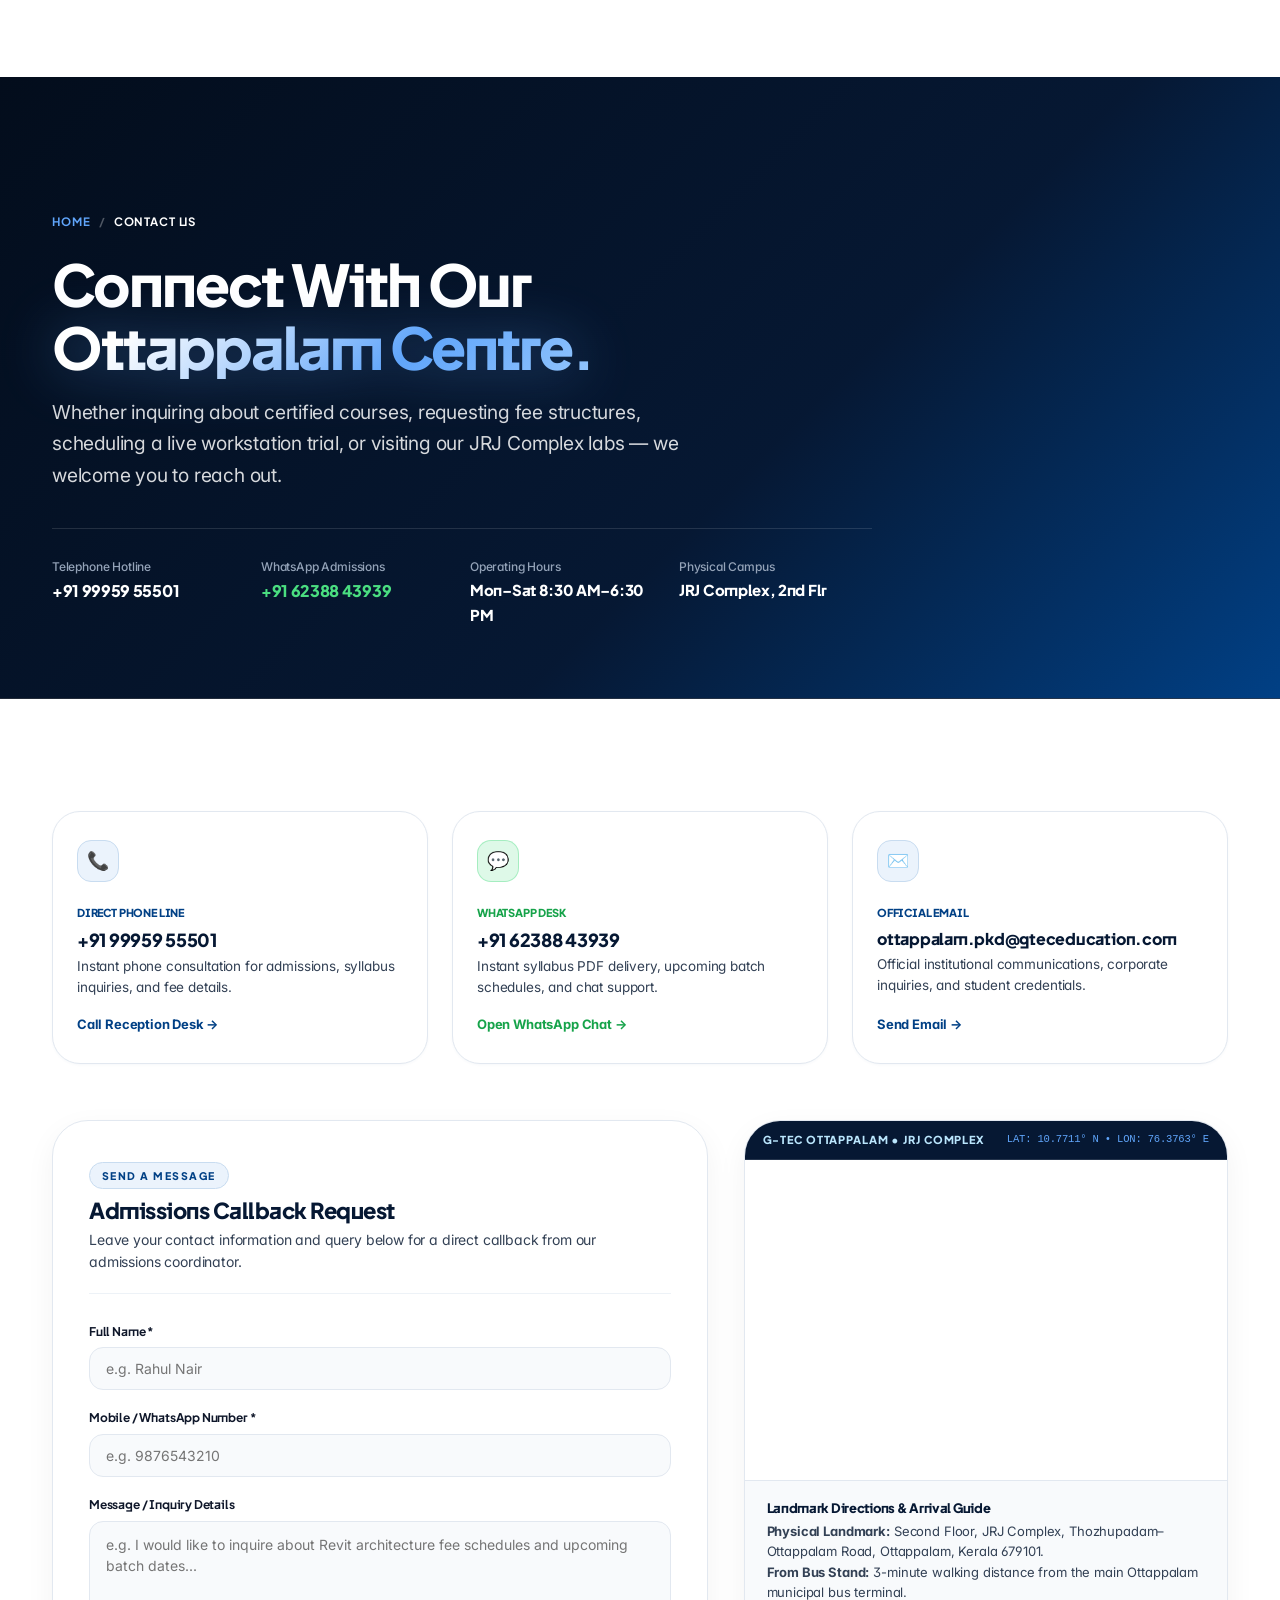
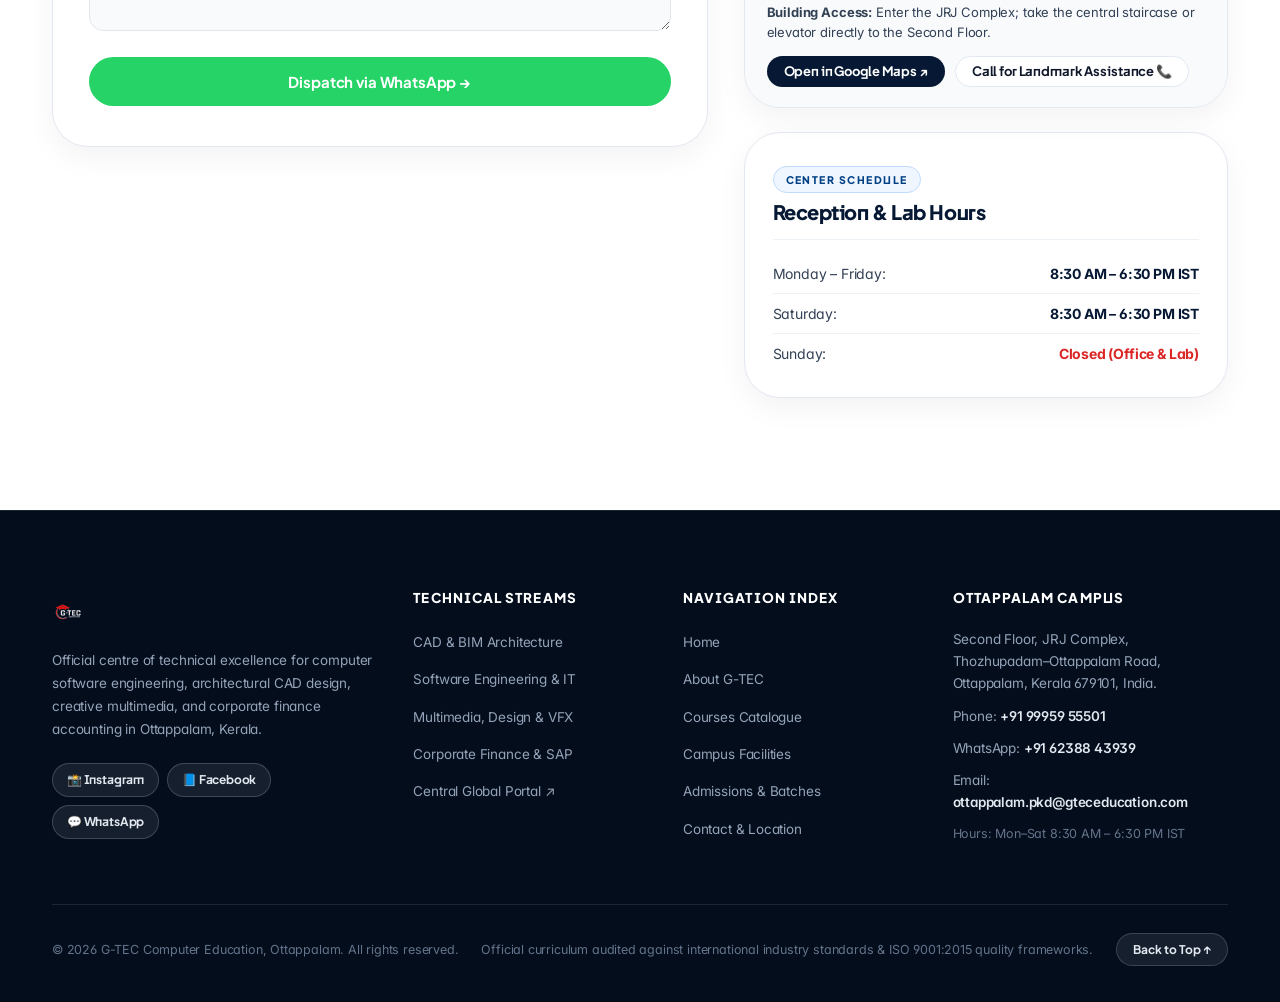
<file: new-site/contact.html>
<!DOCTYPE html>
<html lang="en">
<head>
  <meta charset="UTF-8" />
  <meta name="viewport" content="width=device-width, initial-scale=1.0" />
  <meta http-equiv="X-UA-Compatible" content="ie=edge" />

  <title>Contact & Location | G-TEC Computer Education Ottappalam</title>
  <meta name="title" content="Contact & Location | G-TEC Computer Education Ottappalam" />
  <meta name="description" content="Get in touch with G-TEC Education Ottappalam. Campus directions to JRJ Complex, telephone and WhatsApp hotlines, working hours, and admissions email." />
  
  <link rel="icon" type="image/png" href="./assets/images/favicon.png" />
  <link rel="apple-touch-icon" href="./assets/images/favicon.png" />

  <!-- Google Fonts Preconnect & Stylesheet -->
  <link rel="preconnect" href="https://fonts.googleapis.com" />
  <link rel="preconnect" href="https://fonts.gstatic.com" crossorigin />
  <link href="https://fonts.googleapis.com/css2?family=Inter:wght@300;400;500;600;700&family=Plus+Jakarta+Sans:ital,wght@0,400;0,500;0,600;0,700;0,800;1,700&display=swap" rel="stylesheet" />

  <!-- Design System Stylesheets -->
  <link rel="stylesheet" href="./assets/css/tokens.css" />
  <link rel="stylesheet" href="./assets/css/base.css" />
  <link rel="stylesheet" href="./assets/css/components.css" />
  <link rel="stylesheet" href="./assets/css/animations.css" />
</head>
<body>

  <!-- ========================================================================
       NAVIGATION BAR
       ======================================================================== -->
  <header class="site-nav">
    <div class="container nav-container">
      <a href="./index.html" class="nav-brand" aria-label="G-TEC Education Ottappalam Home">
        <div class="nav-brand-capsule">
          <img src="./assets/images/gtec-logo.png" alt="G-TEC Education Official Logo" class="nav-logo-img" width="144" height="34" />
        </div>
      </a>

      <nav class="nav-links" aria-label="Primary Navigation">
        <a href="./index.html" class="nav-link">Home</a>
        <a href="./about.html" class="nav-link">About</a>
        <a href="./courses.html" class="nav-link">Courses</a>
        <a href="./facilities.html" class="nav-link">Facilities</a>
        <a href="./admissions.html" class="nav-link">Admissions</a>
        <a href="./contact.html" class="nav-link active">Contact</a>
      </nav>

      <div class="nav-actions">
        <a href="tel:+919995955501" class="btn btn-nav-call btn-sm hide-on-mobile" aria-label="Call Admissions">
          <span>📞 9995955501</span>
        </a>
        <a href="https://wa.me/916238843939" target="_blank" rel="noopener noreferrer" class="btn btn-primary btn-sm hide-on-mobile" aria-label="WhatsApp Enquiry">
          <span>WhatsApp</span>
        </a>
        <button type="button" class="mobile-toggle-btn" id="mobile-toggle-btn" aria-label="Open mobile menu">
          ☰
        </button>
      </div>
    </div>
  </header>

  <!-- Mobile Drawer -->
  <div class="mobile-drawer" id="mobile-drawer">
    <div class="drawer-panel" onclick="event.stopPropagation()">
      <div>
        <div style="display: flex; justify-content: space-between; align-items: center; margin-bottom: 32px;">
          <img src="./assets/images/gtec-logo.png" alt="G-TEC Logo" style="height: 38px; width: auto;" />
          <button type="button" id="drawer-close-btn" style="font-size: 28px; color: var(--color-slate-dark); cursor: pointer;" aria-label="Close menu">&times;</button>
        </div>
        <nav style="display: flex; flex-direction: column; gap: 16px;">
          <a href="./index.html" class="nav-link drawer-link">Home</a>
          <a href="./about.html" class="nav-link drawer-link">About G-TEC</a>
          <a href="./courses.html" class="nav-link drawer-link">Course Catalogue (24)</a>
          <a href="./facilities.html" class="nav-link drawer-link">Campus Facilities</a>
          <a href="./admissions.html" class="nav-link drawer-link">Admissions & Batches</a>
          <a href="./contact.html" class="nav-link drawer-link active">Contact & Directions</a>
        </nav>
      </div>

      <div style="display: flex; flex-direction: column; gap: 12px; border-top: 1px solid var(--border-color); padding-top: 24px;">
        <a href="tel:+919995955501" class="btn btn-outline" style="width: 100%;">Call: +91 99959 55501</a>
        <a href="https://wa.me/916238843939" target="_blank" rel="noopener noreferrer" class="btn btn-primary" style="width: 100%;">Chat on WhatsApp</a>
      </div>
    </div>
  </div>

  <main>
    <!-- ========================================================================
         CONTACT HERO
         ======================================================================== -->
    <section class="subpage-hero">
      <div class="container">
        <div class="subpage-hero-content">
          <nav class="page-breadcrumb" aria-label="Breadcrumb">
            <a href="./index.html">Home</a>
            <span class="page-breadcrumb-separator">/</span>
            <span class="page-breadcrumb-current">Contact Us</span>
          </nav>

          <h1 class="subpage-title">
            Connect With Our <span class="highlight-gradient">Ottappalam Centre.</span>
          </h1>

          <p class="subpage-desc">
            Whether inquiring about certified courses, requesting fee structures, scheduling a live workstation trial, or visiting our JRJ Complex labs — we welcome you to reach out.
          </p>

          <div class="subpage-facts-strip">
            <div class="subpage-fact-box">
              <span class="subpage-fact-lbl">Telephone Hotline</span>
              <span class="subpage-fact-val" style="font-size: 16px;">+91 99959 55501</span>
            </div>
            <div class="subpage-fact-box">
              <span class="subpage-fact-lbl">WhatsApp Admissions</span>
              <span class="subpage-fact-val" style="font-size: 16px; color: #4ADE80;">+91 62388 43939</span>
            </div>
            <div class="subpage-fact-box">
              <span class="subpage-fact-lbl">Operating Hours</span>
              <span class="subpage-fact-val" style="font-size: 15px;">Mon–Sat 8:30 AM–6:30 PM</span>
            </div>
            <div class="subpage-fact-box">
              <span class="subpage-fact-lbl">Physical Campus</span>
              <span class="subpage-fact-val" style="font-size: 15px;">JRJ Complex, 2nd Flr</span>
            </div>
          </div>
        </div>
      </div>
    </section>

    <!-- ========================================================================
         CONTACT HUBS & INTERACTIVE MAP
         ======================================================================== -->
    <section class="section">
      <div class="container">
        
        <!-- 3 Quick Communication Pillars -->
        <div style="display: grid; grid-template-columns: repeat(auto-fit, minmax(280px, 1fr)); gap: 24px; margin-bottom: 56px;">
          
          <a href="tel:+919995955501" style="background: #FFFFFF; border: 1px solid var(--border-color); border-radius: var(--radius-xl); padding: 28px 24px; text-decoration: none; color: inherit; transition: all 0.25s ease; box-shadow: var(--shadow-sm); display: flex; flex-direction: column; justify-content: space-between;">
            <div>
              <div class="contact-icon-box" style="margin-bottom: 16px;">📞</div>
              <span style="font-family: var(--font-display); font-size: 11px; font-weight: 800; color: var(--color-gtec-blue); text-transform: uppercase;">Direct Phone Line</span>
              <h3 style="font-family: var(--font-display); font-size: 18px; font-weight: 800; color: var(--color-navy-dark); margin: 6px 0;">+91 99959 55501</h3>
              <p style="font-size: 13.5px; color: var(--color-slate-body); line-height: 1.55;">
                Instant phone consultation for admissions, syllabus inquiries, and fee details.
              </p>
            </div>
            <span style="margin-top: 16px; font-size: 13px; font-weight: 700; color: var(--color-gtec-blue);">Call Reception Desk &rarr;</span>
          </a>

          <a href="https://wa.me/916238843939" target="_blank" rel="noopener noreferrer" style="background: #FFFFFF; border: 1px solid var(--border-color); border-radius: var(--radius-xl); padding: 28px 24px; text-decoration: none; color: inherit; transition: all 0.25s ease; box-shadow: var(--shadow-sm); display: flex; flex-direction: column; justify-content: space-between;">
            <div>
              <div class="contact-icon-box" style="margin-bottom: 16px; background: rgba(37, 211, 102, 0.15); border-color: rgba(37, 211, 102, 0.3); color: #16A34A;">💬</div>
              <span style="font-family: var(--font-display); font-size: 11px; font-weight: 800; color: #16A34A; text-transform: uppercase;">WhatsApp Desk</span>
              <h3 style="font-family: var(--font-display); font-size: 18px; font-weight: 800; color: var(--color-navy-dark); margin: 6px 0;">+91 62388 43939</h3>
              <p style="font-size: 13.5px; color: var(--color-slate-body); line-height: 1.55;">
                Instant syllabus PDF delivery, upcoming batch schedules, and chat support.
              </p>
            </div>
            <span style="margin-top: 16px; font-size: 13px; font-weight: 700; color: #16A34A;">Open WhatsApp Chat &rarr;</span>
          </a>

          <a href="mailto:ottappalam.pkd@gteceducation.com" style="background: #FFFFFF; border: 1px solid var(--border-color); border-radius: var(--radius-xl); padding: 28px 24px; text-decoration: none; color: inherit; transition: all 0.25s ease; box-shadow: var(--shadow-sm); display: flex; flex-direction: column; justify-content: space-between;">
            <div>
              <div class="contact-icon-box" style="margin-bottom: 16px;">✉️</div>
              <span style="font-family: var(--font-display); font-size: 11px; font-weight: 800; color: var(--color-gtec-blue); text-transform: uppercase;">Official Email</span>
              <h3 style="font-family: var(--font-display); font-size: 16px; font-weight: 800; color: var(--color-navy-dark); margin: 6px 0; word-break: break-all;">ottappalam.pkd@gteceducation.com</h3>
              <p style="font-size: 13.5px; color: var(--color-slate-body); line-height: 1.55;">
                Official institutional communications, corporate inquiries, and student credentials.
              </p>
            </div>
            <span style="margin-top: 16px; font-size: 13px; font-weight: 700; color: var(--color-gtec-blue);">Send Email &rarr;</span>
          </a>

        </div>

        <!-- Master Two-Column Grid: Form & Map Hub -->
        <div class="contact-layout-grid">
          
          <!-- Left: Direct Message Form -->
          <div>
            <div class="admissions-form-box">
              <div class="admissions-form-header">
                <div class="form-badge">Send a Message</div>
                <h3>Admissions Callback Request</h3>
                <p>Leave your contact information and query below for a direct callback from our admissions coordinator.</p>
              </div>

              <form id="contact-direct-form" class="admissions-form">
                <div class="form-group">
                  <label for="contact-name" class="form-label">Full Name *</label>
                  <input type="text" id="contact-name" class="form-input" placeholder="e.g. Rahul Nair" required />
                </div>

                <div class="form-group">
                  <label for="contact-phone" class="form-label">Mobile / WhatsApp Number *</label>
                  <input type="tel" id="contact-phone" class="form-input" placeholder="e.g. 9876543210" required />
                </div>

                <div class="form-group">
                  <label for="contact-message" class="form-label">Message / Inquiry Details</label>
                  <textarea id="contact-message" class="form-textarea" placeholder="e.g. I would like to inquire about Revit architecture fee schedules and upcoming batch dates..." rows="4"></textarea>
                </div>

                <div style="margin-top: 8px;">
                  <button type="submit" class="btn btn-whatsapp btn-lg" style="width: 100%;">
                    <span>Dispatch via WhatsApp &rarr;</span>
                  </button>
                </div>
              </form>

              <div id="contact-direct-confirm" class="admissions-confirmation-card">
                <div class="confirm-top-bar">
                  <div class="confirm-check-icon">✓</div>
                  <div class="confirm-header-text">
                    <h4>Message Formatted!</h4>
                    <p>Your enquiry has been prepared. Redirecting to WhatsApp...</p>
                  </div>
                </div>
              </div>
            </div>
          </div>

          <!-- Right: Interactive Map & Arrival Directions -->
          <div class="campus-hub-column">
            
            <div class="map-card-container">
              <div class="map-hud-bar">
                <span class="map-hud-title">G-TEC OTTAPPALAM • JRJ COMPLEX</span>
                <span class="map-hud-coord">LAT: 10.7711° N • LON: 76.3763° E</span>
              </div>
              
              <div class="map-frame-wrapper">
                <iframe 
                  src="https://www.google.com/maps/embed?pb=!1m18!1m12!1m3!1d3919.824287848695!2d76.3762886!3d10.7711467!2m3!1f0!2f0!3f0!3m2!1i1024!2i768!4f13.1!3m3!1m2!1s0x3ba7d56e9c6806ef%3A0xebe76214041b3117!2sG-TEC%20EDUCATION%20OTTAPALAM!5e0!3m2!1sen!2sin!4v1718000000000!5m2!1sen!2sin" 
                  title="G-TEC Education Ottappalam Google Map Location"
                  loading="lazy" 
                  referrerpolicy="no-referrer-when-downgrade">
                </iframe>
              </div>

              <div class="arrival-guide-box">
                <h5>Landmark Directions & Arrival Guide</h5>
                <p>
                  <strong>Physical Landmark:</strong> Second Floor, JRJ Complex, Thozhupadam–Ottappalam Road, Ottappalam, Kerala 679101.<br />
                  <strong>From Bus Stand:</strong> 3-minute walking distance from the main Ottappalam municipal bus terminal.<br />
                  <strong>Building Access:</strong> Enter the JRJ Complex; take the central staircase or elevator directly to the Second Floor.
                </p>
                <div class="arrival-guide-actions">
                  <a href="https://maps.app.goo.gl/fbnyT27gH3FD3fjV9" target="_blank" rel="noopener noreferrer" class="btn btn-navy btn-sm">
                    <span>Open in Google Maps ↗</span>
                  </a>
                  <a href="tel:+919995955501" class="btn btn-outline btn-sm">
                    <span>Call for Landmark Assistance 📞</span>
                  </a>
                </div>
              </div>
            </div>

            <!-- Operating Hours Card -->
            <div class="contact-card">
              <div class="contact-card-header">
                <div class="contact-badge">Center Schedule</div>
                <h3>Reception & Lab Hours</h3>
              </div>
              <div style="font-size: 14px; color: var(--color-slate-body); line-height: 1.65;">
                <div style="display: flex; justify-content: space-between; padding-bottom: 8px; border-bottom: 1px solid var(--border-subtle); margin-bottom: 8px;">
                  <span>Monday – Friday:</span>
                  <strong style="color: var(--color-navy-dark);">8:30 AM – 6:30 PM IST</strong>
                </div>
                <div style="display: flex; justify-content: space-between; padding-bottom: 8px; border-bottom: 1px solid var(--border-subtle); margin-bottom: 8px;">
                  <span>Saturday:</span>
                  <strong style="color: var(--color-navy-dark);">8:30 AM – 6:30 PM IST</strong>
                </div>
                <div style="display: flex; justify-content: space-between;">
                  <span>Sunday:</span>
                  <strong style="color: #DC2626;">Closed (Office & Lab)</strong>
                </div>
              </div>
            </div>

          </div>

        </div>

      </div>
    </section>
  </main>

  <!-- ========================================================================
       FOOTER
       ======================================================================== -->
  <footer class="site-footer">
    <div class="container">
      <div class="footer-grid">
        <div class="footer-col">
          <div class="footer-brand-wrap">
            <a href="./index.html">
              <img src="./assets/images/gtec-logo-white.png" alt="G-TEC Education Ottappalam" class="footer-brand-logo" width="160" height="42" />
            </a>
            <p class="footer-tagline">
              Official centre of technical excellence for computer software engineering, architectural CAD design, creative multimedia, and corporate finance accounting in Ottappalam, Kerala.
            </p>
            <div class="footer-social-deck">
              <a href="https://www.instagram.com/gtecottapalam/?hl=en" target="_blank" rel="noopener noreferrer" class="footer-social-pill">📸 Instagram</a>
              <a href="https://www.facebook.com/gtecotp/" target="_blank" rel="noopener noreferrer" class="footer-social-pill">📘 Facebook</a>
              <a href="https://wa.me/916238843939" target="_blank" rel="noopener noreferrer" class="footer-social-pill">💬 WhatsApp</a>
            </div>
          </div>
        </div>

        <div class="footer-col">
          <h5>Technical Streams</h5>
          <ul class="footer-links">
            <li><a href="./courses.html?cat=cad">CAD & BIM Architecture</a></li>
            <li><a href="./courses.html?cat=software">Software Engineering & IT</a></li>
            <li><a href="./courses.html?cat=multimedia">Multimedia, Design & VFX</a></li>
            <li><a href="./courses.html?cat=accounting">Corporate Finance & SAP</a></li>
            <li><a href="https://www.gteceducation.com" target="_blank" rel="noopener noreferrer">Central Global Portal ↗</a></li>
          </ul>
        </div>

        <div class="footer-col">
          <h5>Navigation Index</h5>
          <ul class="footer-links">
            <li><a href="./index.html">Home</a></li>
            <li><a href="./about.html">About G-TEC</a></li>
            <li><a href="./courses.html">Courses Catalogue</a></li>
            <li><a href="./facilities.html">Campus Facilities</a></li>
            <li><a href="./admissions.html">Admissions & Batches</a></li>
            <li><a href="./contact.html">Contact & Location</a></li>
          </ul>
        </div>

        <div class="footer-col">
          <h5>Ottappalam Campus</h5>
          <address class="footer-contact-dossier">
            <div>
              Second Floor, JRJ Complex,<br />
              Thozhupadam–Ottappalam Road,<br />
              Ottappalam, Kerala 679101, India.
            </div>
            <div>Phone: <a href="tel:+919995955501">+91 99959 55501</a></div>
            <div>WhatsApp: <a href="https://wa.me/916238843939" target="_blank" rel="noopener noreferrer">+91 62388 43939</a></div>
            <div>Email: <a href="mailto:ottappalam.pkd@gteceducation.com">ottappalam.pkd@gteceducation.com</a></div>
            <div style="font-size: 12.5px; color: #64748B;">Hours: Mon–Sat 8:30 AM – 6:30 PM IST</div>
          </address>
        </div>
      </div>

      <div class="footer-bottom">
        <div>&copy; 2026 G-TEC Computer Education, Ottappalam. All rights reserved.</div>
        <div>Official curriculum audited against international industry standards & ISO 9001:2015 quality frameworks.</div>
        <div>
          <button type="button" class="back-to-top-btn" id="back-to-top-btn" aria-label="Scroll back to top of page">
            <span>Back to Top ↑</span>
          </button>
        </div>
      </div>
    </div>
  </footer>

  <script type="module" src="./assets/js/subpages.js"></script>
</body>
</html>
</file>
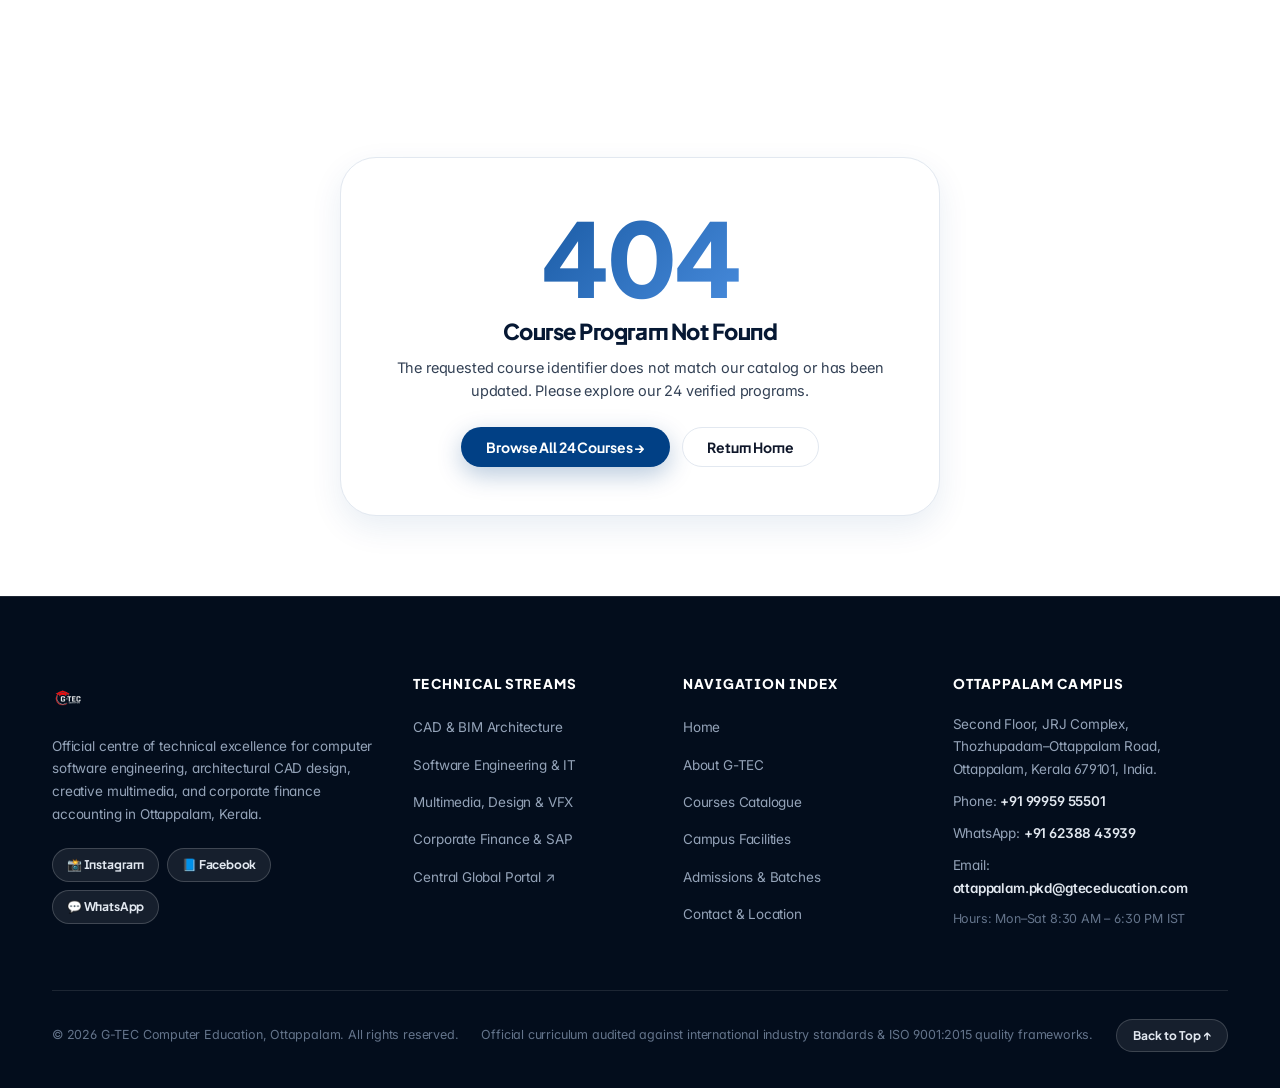
<file: new-site/course-detail.html>
<!DOCTYPE html>
<html lang="en">
<head>
  <meta charset="UTF-8" />
  <meta name="viewport" content="width=device-width, initial-scale=1.0" />
  <meta http-equiv="X-UA-Compatible" content="ie=edge" />

  <title>Course Syllabus & Curriculum | G-TEC Education Ottappalam</title>
  <meta name="description" content="View the certified syllabus, modular topics, duration, eligibility, and career prospects for courses at G-TEC Computer Education, Ottappalam." />
  
  <link rel="icon" type="image/png" href="./assets/images/favicon.png" />
  <link rel="apple-touch-icon" href="./assets/images/favicon.png" />

  <!-- Google Fonts Preconnect & Stylesheet -->
  <link rel="preconnect" href="https://fonts.googleapis.com" />
  <link rel="preconnect" href="https://fonts.gstatic.com" crossorigin />
  <link href="https://fonts.googleapis.com/css2?family=Inter:wght@300;400;500;600;700&family=Plus+Jakarta+Sans:ital,wght@0,400;0,500;0,600;0,700;0,800;1,700&display=swap" rel="stylesheet" />

  <!-- Design System Stylesheets -->
  <link rel="stylesheet" href="./assets/css/tokens.css" />
  <link rel="stylesheet" href="./assets/css/base.css" />
  <link rel="stylesheet" href="./assets/css/components.css" />
  <link rel="stylesheet" href="./assets/css/animations.css" />
</head>
<body>

  <!-- ========================================================================
       NAVIGATION BAR
       ======================================================================== -->
  <header class="site-nav">
    <div class="container nav-container">
      <a href="./index.html" class="nav-brand" aria-label="G-TEC Education Ottappalam Home">
        <div class="nav-brand-capsule">
          <img src="./assets/images/gtec-logo.png" alt="G-TEC Education Official Logo" class="nav-logo-img" width="144" height="34" />
        </div>
      </a>

      <nav class="nav-links" aria-label="Primary Navigation">
        <a href="./index.html" class="nav-link">Home</a>
        <a href="./about.html" class="nav-link">About</a>
        <a href="./courses.html" class="nav-link active">Courses</a>
        <a href="./facilities.html" class="nav-link">Facilities</a>
        <a href="./admissions.html" class="nav-link">Admissions</a>
        <a href="./contact.html" class="nav-link">Contact</a>
      </nav>

      <div class="nav-actions">
        <a href="tel:+919995955501" class="btn btn-nav-call btn-sm hide-on-mobile" aria-label="Call Admissions">
          <span>📞 9995955501</span>
        </a>
        <a href="https://wa.me/916238843939" target="_blank" rel="noopener noreferrer" class="btn btn-primary btn-sm hide-on-mobile" aria-label="WhatsApp Enquiry">
          <span>WhatsApp</span>
        </a>
        <button type="button" class="mobile-toggle-btn" id="mobile-toggle-btn" aria-label="Open mobile menu">
          ☰
        </button>
      </div>
    </div>
  </header>

  <!-- Mobile Drawer -->
  <div class="mobile-drawer" id="mobile-drawer">
    <div class="drawer-panel" onclick="event.stopPropagation()">
      <div>
        <div style="display: flex; justify-content: space-between; align-items: center; margin-bottom: 32px;">
          <img src="./assets/images/gtec-logo.png" alt="G-TEC Logo" style="height: 38px; width: auto;" />
          <button type="button" id="drawer-close-btn" style="font-size: 28px; color: var(--color-slate-dark); cursor: pointer;" aria-label="Close menu">&times;</button>
        </div>
        <nav style="display: flex; flex-direction: column; gap: 16px;">
          <a href="./index.html" class="nav-link drawer-link">Home</a>
          <a href="./about.html" class="nav-link drawer-link">About G-TEC</a>
          <a href="./courses.html" class="nav-link drawer-link active">Course Catalogue (24)</a>
          <a href="./facilities.html" class="nav-link drawer-link">Campus Facilities</a>
          <a href="./admissions.html" class="nav-link drawer-link">Admissions & Batches</a>
          <a href="./contact.html" class="nav-link drawer-link">Contact & Directions</a>
        </nav>
      </div>

      <div style="display: flex; flex-direction: column; gap: 12px; border-top: 1px solid var(--border-color); padding-top: 24px;">
        <a href="tel:+919995955501" class="btn btn-outline" style="width: 100%;">Call: +91 99959 55501</a>
        <a href="https://wa.me/916238843939" target="_blank" rel="noopener noreferrer" class="btn btn-primary" style="width: 100%;">Chat on WhatsApp</a>
      </div>
    </div>
  </div>

  <main>
    <!-- ========================================================================
         COURSE NOT FOUND STATE (Fallback)
         ======================================================================== -->
    <div id="course-not-found" class="not-found-card" style="display: none;">
      <div class="not-found-code">404</div>
      <h2 style="font-family: var(--font-display); font-size: 22px; font-weight: 800; color: var(--color-navy-dark); margin-bottom: 12px;">
        Course Program Not Found
      </h2>
      <p style="font-size: 14.5px; color: var(--color-slate-body); line-height: 1.6; margin-bottom: 24px;">
        The requested course identifier does not match our catalog or has been updated. Please explore our 24 verified programs.
      </p>
      <div style="display: flex; gap: 12px; justify-content: center; flex-wrap: wrap;">
        <a href="./courses.html" class="btn btn-primary">
          <span>Browse All 24 Courses &rarr;</span>
        </a>
        <a href="./index.html" class="btn btn-outline">
          <span>Return Home</span>
        </a>
      </div>
    </div>

    <!-- ========================================================================
         DYNAMIC COURSE CONTENT CONTAINER
         ======================================================================== -->
    <div id="course-detail-content">
      
      <!-- Course Hero -->
      <section class="subpage-hero">
        <div class="container">
          <div class="subpage-hero-content">
            <nav class="page-breadcrumb" aria-label="Breadcrumb">
              <a href="./index.html">Home</a>
              <span class="page-breadcrumb-separator">/</span>
              <a href="./courses.html">Courses</a>
              <span class="page-breadcrumb-separator">/</span>
              <span class="page-breadcrumb-current" id="breadcrumb-course">Course Title</span>
            </nav>

            <div style="display: flex; gap: 10px; align-items: center; margin-bottom: 16px; flex-wrap: wrap;">
              <span id="course-cat-tag" class="eyebrow-tag light" style="margin-bottom: 0;">Faculty</span>
              <span id="course-level-badge" style="font-size: 11px; font-weight: 700; background: rgba(255, 255, 255, 0.15); color: #BAE6FD; padding: 5px 12px; border-radius: var(--radius-full); text-transform: uppercase;">Certificate</span>
            </div>

            <h1 class="subpage-title" id="course-title">
              Loading Certified Program...
            </h1>

            <p class="subpage-desc" id="course-description">
              Please wait while the verified syllabus is loaded.
            </p>

            <!-- Quick Facts Bar -->
            <div class="subpage-facts-strip">
              <div class="subpage-fact-box">
                <span class="subpage-fact-lbl">Standard Duration</span>
                <span class="subpage-fact-val" id="fact-duration" style="font-size: 16px;">—</span>
              </div>
              <div class="subpage-fact-box">
                <span class="subpage-fact-lbl">Eligibility Prerequisite</span>
                <span class="subpage-fact-val" id="fact-eligibility" style="font-size: 14px; font-weight: 600;">—</span>
              </div>
              <div class="subpage-fact-box">
                <span class="subpage-fact-lbl">Workstation Ratio</span>
                <span class="subpage-fact-val" style="font-size: 16px; color: #4ADE80;">1:1 Dedicated PC</span>
              </div>
              <div class="subpage-fact-box">
                <span class="subpage-fact-lbl">Certification Authority</span>
                <span class="subpage-fact-val" id="fact-certification" style="font-size: 14px; font-weight: 600;">—</span>
              </div>
            </div>

          </div>
        </div>
      </section>

      <!-- Syllabus Breakdown & Admissions Sidebar -->
      <section class="section">
        <div class="container">
          <div class="course-detail-layout">
            
            <!-- Left Column: Modular Curriculum Breakdown -->
            <div>
              <div class="syllabus-card">
                <div class="syllabus-card-header">
                  <h3>Comprehensive Modular Syllabus</h3>
                  <p style="font-size: 14px; color: var(--color-slate-body);">
                    Audited under ISO 9001:2015 standards. Every module includes practical laboratory exercises and direct mentor code review.
                  </p>
                </div>

                <div id="modules-deck" class="syllabus-modules-deck">
                  <!-- Populated by subpages.js -->
                </div>
              </div>

              <!-- Career Pathways Card -->
              <div class="syllabus-card">
                <div class="syllabus-card-header">
                  <h3>Target Career Roles & Opportunities</h3>
                  <p style="font-size: 14px; color: var(--color-slate-body);">
                    Graduates of this program are qualified for production and entry-to-mid engineering roles:
                  </p>
                </div>

                <div id="careers-deck" style="display: flex; flex-wrap: wrap; gap: 10px;">
                  <!-- Populated by subpages.js -->
                </div>
              </div>
            </div>

            <!-- Right Column: Sticky Admissions Action Card -->
            <div>
              <div class="course-sidebar-card">
                <div style="display: inline-flex; align-items: center; gap: 6px; padding: 4px 12px; background: #EFF6FF; border: 1px solid #BFDBFE; border-radius: var(--radius-full); font-size: 11px; font-weight: 800; color: var(--color-gtec-blue); text-transform: uppercase; margin-bottom: 14px;">
                  <span>⚡ Batch Enquiries Active</span>
                </div>

                <h3 style="font-family: var(--font-display); font-size: 20px; font-weight: 800; color: var(--color-navy-dark); margin-bottom: 8px;">
                  Enroll at Ottappalam
                </h3>
                <p style="font-size: 13.5px; color: var(--color-slate-body); line-height: 1.55; margin-bottom: 22px;">
                  Connect with our admissions desk to check upcoming batch start dates, flexible morning/evening slots, and fee structures.
                </p>

                <div class="sidebar-key-values">
                  <div class="key-val-item">
                    <span class="key-lbl">Campus Location</span>
                    <span class="key-val">JRJ Complex, 2nd Floor, Ottappalam</span>
                  </div>
                  <div class="key-val-item">
                    <span class="key-lbl">Lab Machine Allocation</span>
                    <span class="key-val">Exclusive 1:1 Terminal</span>
                  </div>
                  <div class="key-val-item">
                    <span class="key-lbl">Mentorship Mode</span>
                    <span class="key-val">In-Person Direct Faculty Mentoring</span>
                  </div>
                </div>

                <div style="display: flex; flex-direction: column; gap: 12px;">
                  <a id="course-wa-btn" href="#" target="_blank" rel="noopener noreferrer" class="btn btn-whatsapp" style="width: 100%; justify-content: center;">
                    <span>Enquire on WhatsApp &rarr;</span>
                  </a>
                  <a href="tel:+919995955501" class="btn btn-outline" style="width: 100%; justify-content: center;">
                    <span>Call Centre: +91 99959 55501</span>
                  </a>
                </div>

                <div style="margin-top: 20px; padding-top: 18px; border-top: 1px solid var(--border-subtle); text-align: center;">
                  <p style="font-size: 12px; color: var(--color-slate-muted);">
                    Walk-in demo sessions available Mon–Sat from 8:30 AM to 6:30 PM IST.
                  </p>
                </div>
              </div>
            </div>

          </div>

          <!-- Related Courses in Same Discipline -->
          <div style="margin-top: 60px;">
            <div style="margin-bottom: 24px;">
              <span class="eyebrow-tag">Related Pathways</span>
              <h3 style="font-family: var(--font-display); font-size: 22px; font-weight: 800; color: var(--color-navy-dark);">
                More Courses in This Technical Stream
              </h3>
            </div>

            <div id="related-courses-grid" style="display: grid; grid-template-columns: repeat(auto-fit, minmax(280px, 1fr)); gap: 24px;">
              <!-- Populated by subpages.js -->
            </div>
          </div>

        </div>
      </section>

    </div>
  </main>

  <!-- ========================================================================
       FOOTER
       ======================================================================== -->
  <footer class="site-footer">
    <div class="container">
      <div class="footer-grid">
        <div class="footer-col">
          <div class="footer-brand-wrap">
            <a href="./index.html">
              <img src="./assets/images/gtec-logo-white.png" alt="G-TEC Education Ottappalam" class="footer-brand-logo" width="160" height="42" />
            </a>
            <p class="footer-tagline">
              Official centre of technical excellence for computer software engineering, architectural CAD design, creative multimedia, and corporate finance accounting in Ottappalam, Kerala.
            </p>
            <div class="footer-social-deck">
              <a href="https://www.instagram.com/gtecottapalam/?hl=en" target="_blank" rel="noopener noreferrer" class="footer-social-pill">📸 Instagram</a>
              <a href="https://www.facebook.com/gtecotp/" target="_blank" rel="noopener noreferrer" class="footer-social-pill">📘 Facebook</a>
              <a href="https://wa.me/916238843939" target="_blank" rel="noopener noreferrer" class="footer-social-pill">💬 WhatsApp</a>
            </div>
          </div>
        </div>

        <div class="footer-col">
          <h5>Technical Streams</h5>
          <ul class="footer-links">
            <li><a href="./courses.html?cat=cad">CAD & BIM Architecture</a></li>
            <li><a href="./courses.html?cat=software">Software Engineering & IT</a></li>
            <li><a href="./courses.html?cat=multimedia">Multimedia, Design & VFX</a></li>
            <li><a href="./courses.html?cat=accounting">Corporate Finance & SAP</a></li>
            <li><a href="https://www.gteceducation.com" target="_blank" rel="noopener noreferrer">Central Global Portal ↗</a></li>
          </ul>
        </div>

        <div class="footer-col">
          <h5>Navigation Index</h5>
          <ul class="footer-links">
            <li><a href="./index.html">Home</a></li>
            <li><a href="./about.html">About G-TEC</a></li>
            <li><a href="./courses.html">Courses Catalogue</a></li>
            <li><a href="./facilities.html">Campus Facilities</a></li>
            <li><a href="./admissions.html">Admissions & Batches</a></li>
            <li><a href="./contact.html">Contact & Location</a></li>
          </ul>
        </div>

        <div class="footer-col">
          <h5>Ottappalam Campus</h5>
          <address class="footer-contact-dossier">
            <div>
              Second Floor, JRJ Complex,<br />
              Thozhupadam–Ottappalam Road,<br />
              Ottappalam, Kerala 679101, India.
            </div>
            <div>Phone: <a href="tel:+919995955501">+91 99959 55501</a></div>
            <div>WhatsApp: <a href="https://wa.me/916238843939" target="_blank" rel="noopener noreferrer">+91 62388 43939</a></div>
            <div>Email: <a href="mailto:ottappalam.pkd@gteceducation.com">ottappalam.pkd@gteceducation.com</a></div>
            <div style="font-size: 12.5px; color: #64748B;">Hours: Mon–Sat 8:30 AM – 6:30 PM IST</div>
          </address>
        </div>
      </div>

      <div class="footer-bottom">
        <div>&copy; 2026 G-TEC Computer Education, Ottappalam. All rights reserved.</div>
        <div>Official curriculum audited against international industry standards & ISO 9001:2015 quality frameworks.</div>
        <div>
          <button type="button" class="back-to-top-btn" id="back-to-top-btn" aria-label="Scroll back to top of page">
            <span>Back to Top ↑</span>
          </button>
        </div>
      </div>
    </div>
  </footer>

  <script type="module" src="./assets/js/subpages.js"></script>
</body>
</html>
</file>
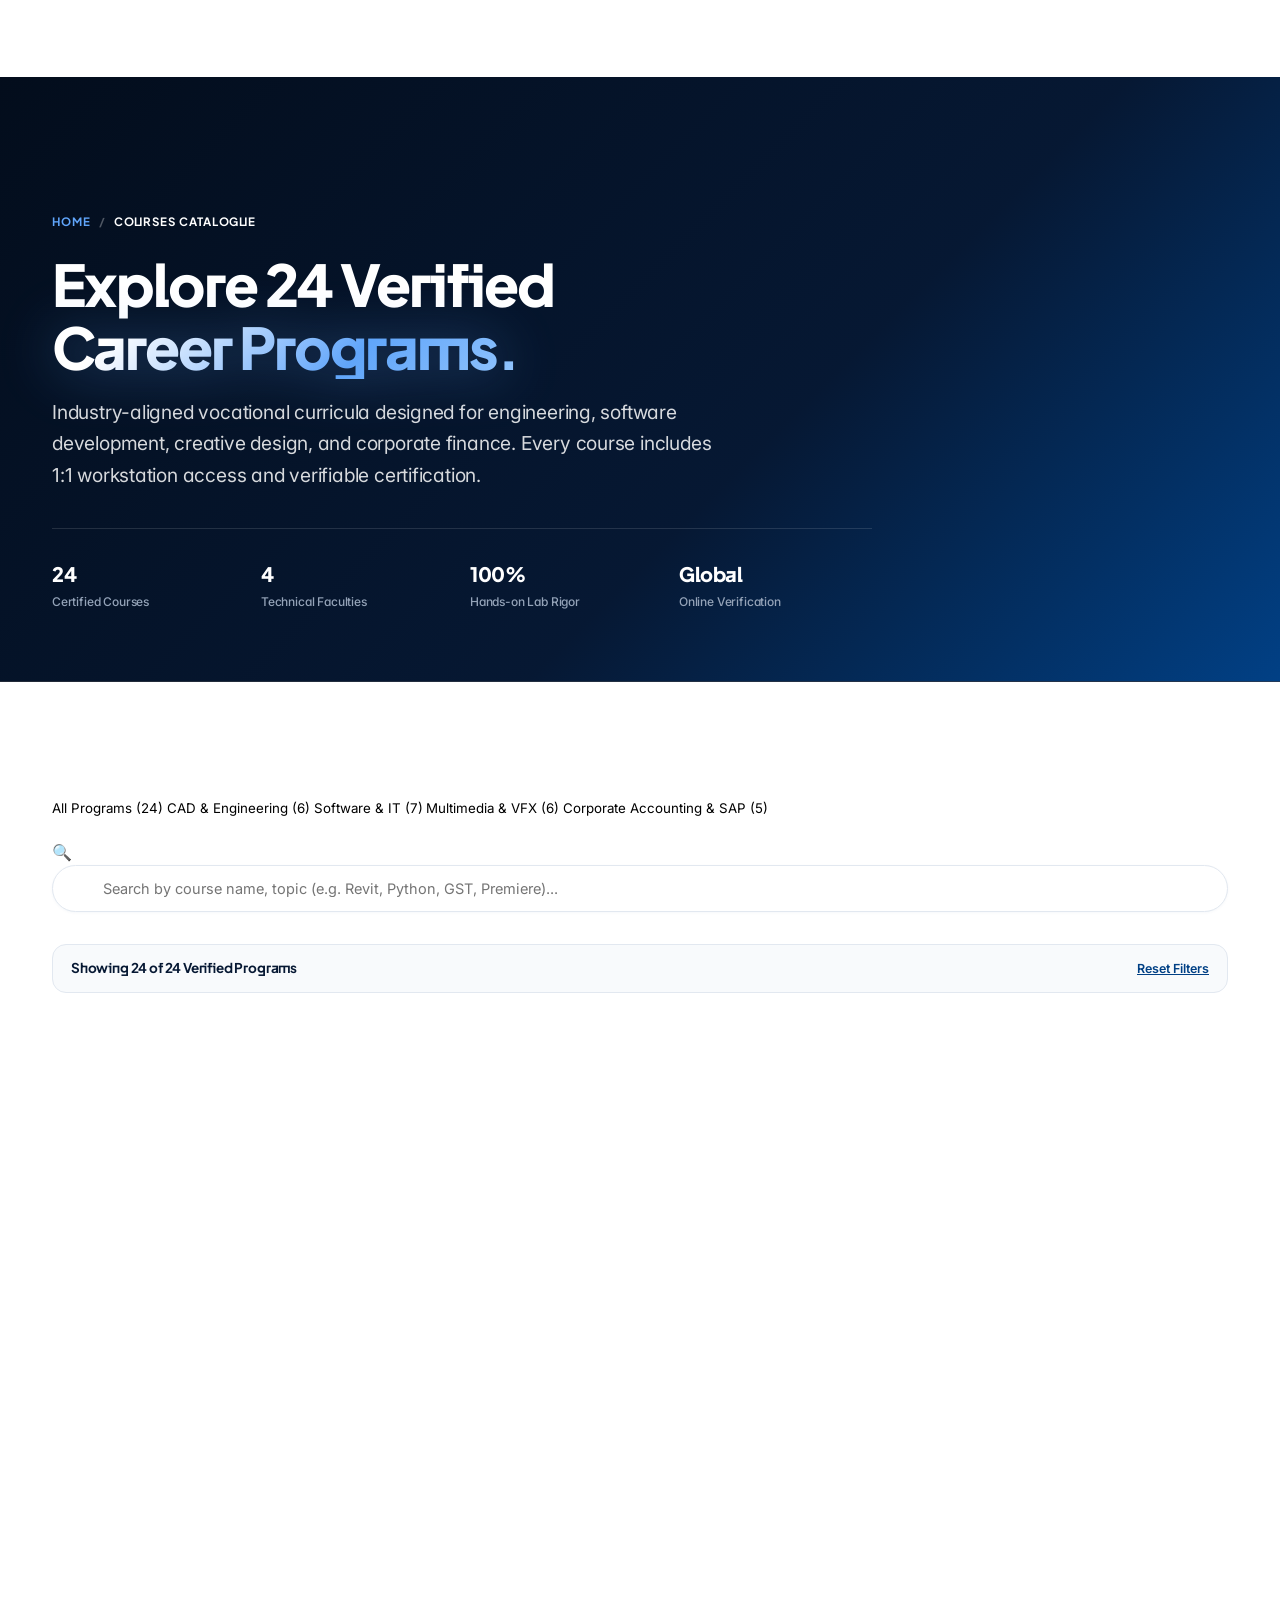
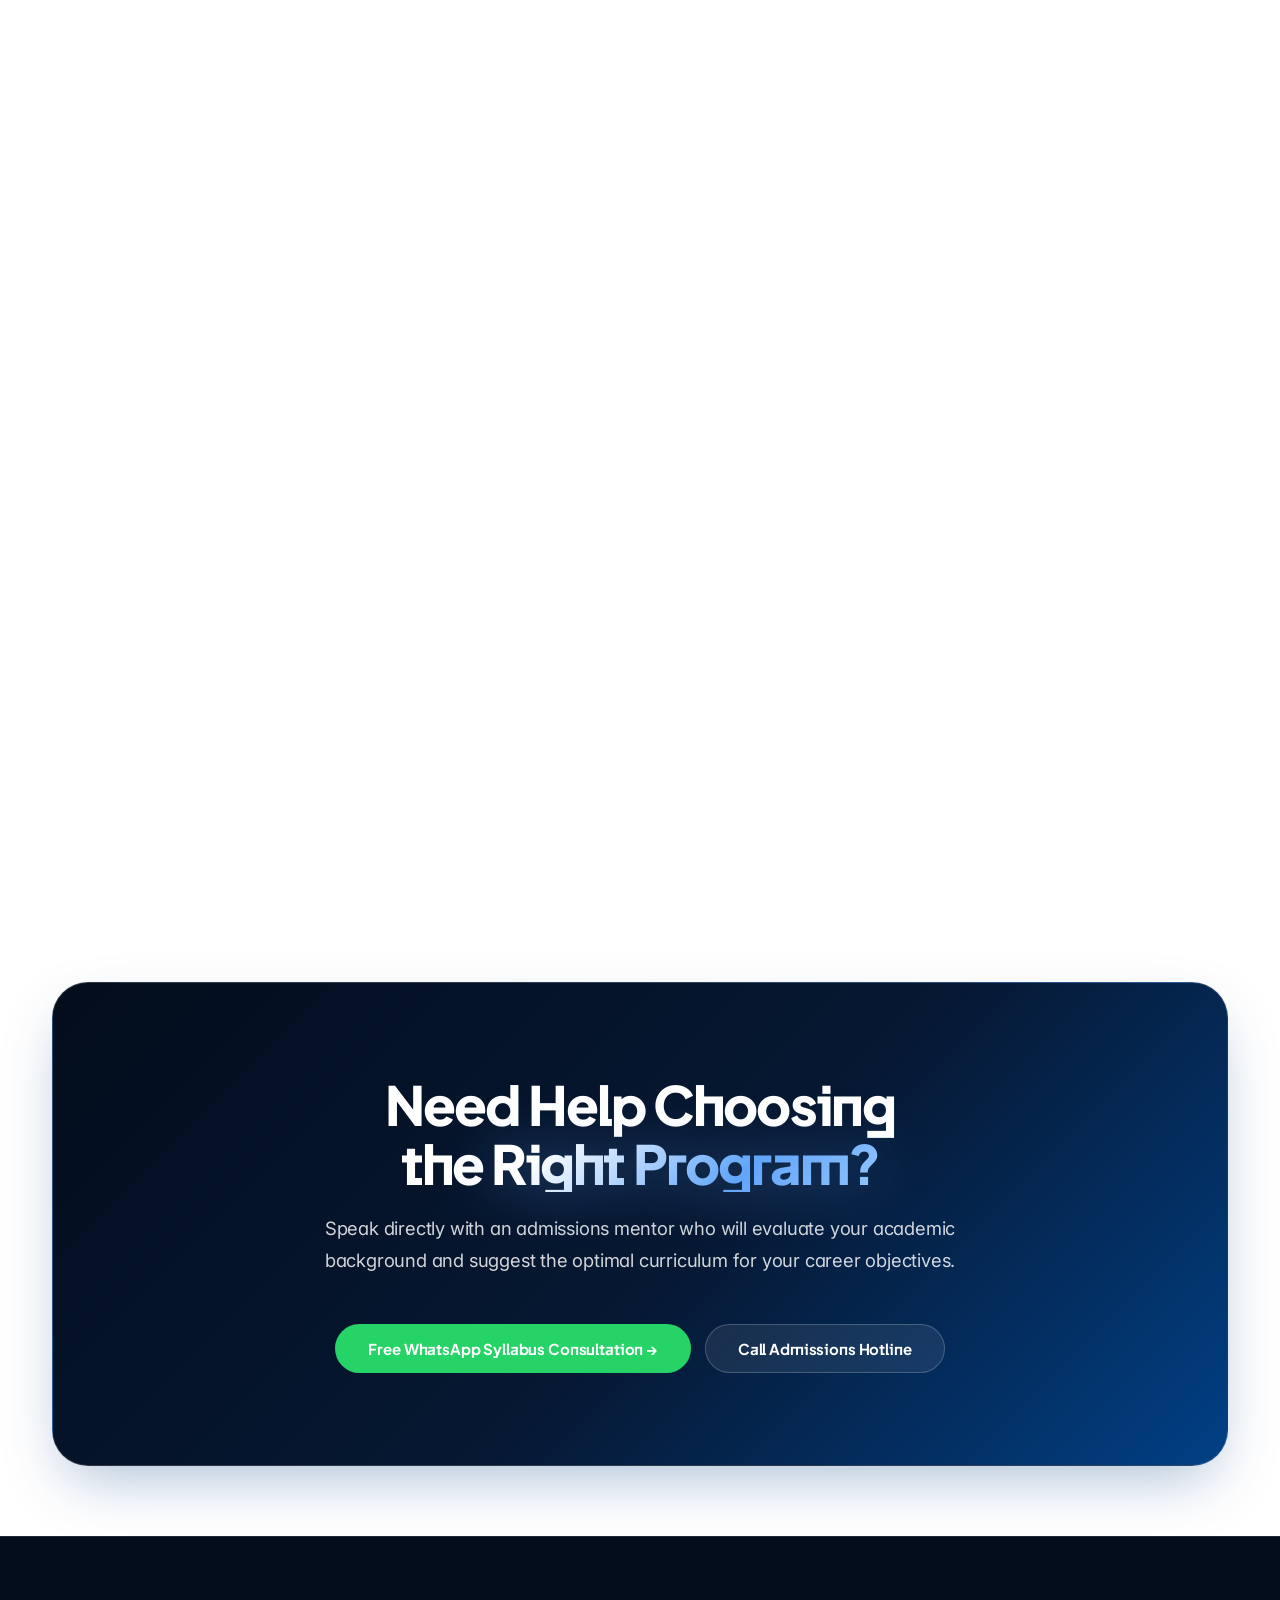
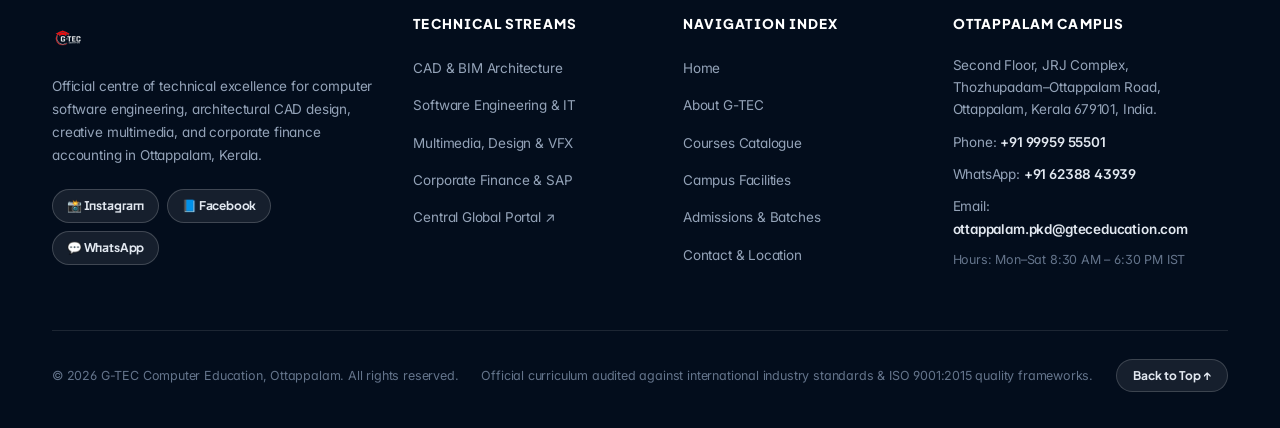
<file: new-site/courses.html>
<!DOCTYPE html>
<html lang="en">
<head>
  <meta charset="UTF-8" />
  <meta name="viewport" content="width=device-width, initial-scale=1.0" />
  <meta http-equiv="X-UA-Compatible" content="ie=edge" />

  <title>Courses Catalogue | G-TEC Computer Education Ottappalam</title>
  <meta name="title" content="Courses Catalogue | G-TEC Computer Education Ottappalam" />
  <meta name="description" content="Explore all 24 verified career courses in Software Development, Architectural CAD, Multimedia Arts, and Corporate Accounting at G-TEC Ottappalam." />
  
  <link rel="icon" type="image/png" href="./assets/images/favicon.png" />
  <link rel="apple-touch-icon" href="./assets/images/favicon.png" />

  <!-- Google Fonts Preconnect & Stylesheet -->
  <link rel="preconnect" href="https://fonts.googleapis.com" />
  <link rel="preconnect" href="https://fonts.gstatic.com" crossorigin />
  <link href="https://fonts.googleapis.com/css2?family=Inter:wght@300;400;500;600;700&family=Plus+Jakarta+Sans:ital,wght@0,400;0,500;0,600;0,700;0,800;1,700&display=swap" rel="stylesheet" />

  <!-- Design System Stylesheets -->
  <link rel="stylesheet" href="./assets/css/tokens.css" />
  <link rel="stylesheet" href="./assets/css/base.css" />
  <link rel="stylesheet" href="./assets/css/components.css" />
  <link rel="stylesheet" href="./assets/css/animations.css" />
</head>
<body>

  <!-- ========================================================================
       NAVIGATION BAR
       ======================================================================== -->
  <header class="site-nav">
    <div class="container nav-container">
      <a href="./index.html" class="nav-brand" aria-label="G-TEC Education Ottappalam Home">
        <div class="nav-brand-capsule">
          <img src="./assets/images/gtec-logo.png" alt="G-TEC Education Official Logo" class="nav-logo-img" width="144" height="34" />
        </div>
      </a>

      <nav class="nav-links" aria-label="Primary Navigation">
        <a href="./index.html" class="nav-link">Home</a>
        <a href="./about.html" class="nav-link">About</a>
        <a href="./courses.html" class="nav-link active">Courses</a>
        <a href="./facilities.html" class="nav-link">Facilities</a>
        <a href="./admissions.html" class="nav-link">Admissions</a>
        <a href="./contact.html" class="nav-link">Contact</a>
      </nav>

      <div class="nav-actions">
        <a href="tel:+919995955501" class="btn btn-nav-call btn-sm hide-on-mobile" aria-label="Call Admissions">
          <span>📞 9995955501</span>
        </a>
        <a href="https://wa.me/916238843939" target="_blank" rel="noopener noreferrer" class="btn btn-primary btn-sm hide-on-mobile" aria-label="WhatsApp Enquiry">
          <span>WhatsApp</span>
        </a>
        <button type="button" class="mobile-toggle-btn" id="mobile-toggle-btn" aria-label="Open mobile menu">
          ☰
        </button>
      </div>
    </div>
  </header>

  <!-- Mobile Drawer -->
  <div class="mobile-drawer" id="mobile-drawer">
    <div class="drawer-panel" onclick="event.stopPropagation()">
      <div>
        <div style="display: flex; justify-content: space-between; align-items: center; margin-bottom: 32px;">
          <img src="./assets/images/gtec-logo.png" alt="G-TEC Logo" style="height: 38px; width: auto;" />
          <button type="button" id="drawer-close-btn" style="font-size: 28px; color: var(--color-slate-dark); cursor: pointer;" aria-label="Close menu">&times;</button>
        </div>
        <nav style="display: flex; flex-direction: column; gap: 16px;">
          <a href="./index.html" class="nav-link drawer-link">Home</a>
          <a href="./about.html" class="nav-link drawer-link">About G-TEC</a>
          <a href="./courses.html" class="nav-link drawer-link active">Course Catalogue (24)</a>
          <a href="./facilities.html" class="nav-link drawer-link">Campus Facilities</a>
          <a href="./admissions.html" class="nav-link drawer-link">Admissions & Batches</a>
          <a href="./contact.html" class="nav-link drawer-link">Contact & Directions</a>
        </nav>
      </div>

      <div style="display: flex; flex-direction: column; gap: 12px; border-top: 1px solid var(--border-color); padding-top: 24px;">
        <a href="tel:+919995955501" class="btn btn-outline" style="width: 100%;">Call: +91 99959 55501</a>
        <a href="https://wa.me/916238843939" target="_blank" rel="noopener noreferrer" class="btn btn-primary" style="width: 100%;">Chat on WhatsApp</a>
      </div>
    </div>
  </div>

  <main>
    <!-- ========================================================================
         COURSES HERO
         ======================================================================== -->
    <section class="subpage-hero">
      <div class="container">
        <div class="subpage-hero-content">
          <nav class="page-breadcrumb" aria-label="Breadcrumb">
            <a href="./index.html">Home</a>
            <span class="page-breadcrumb-separator">/</span>
            <span class="page-breadcrumb-current">Courses Catalogue</span>
          </nav>

          <h1 class="subpage-title">
            Explore 24 Verified <span class="highlight-gradient">Career Programs.</span>
          </h1>

          <p class="subpage-desc">
            Industry-aligned vocational curricula designed for engineering, software development, creative design, and corporate finance. Every course includes 1:1 workstation access and verifiable certification.
          </p>

          <div class="subpage-facts-strip">
            <div class="subpage-fact-box">
              <span class="subpage-fact-val">24</span>
              <span class="subpage-fact-lbl">Certified Courses</span>
            </div>
            <div class="subpage-fact-box">
              <span class="subpage-fact-val">4</span>
              <span class="subpage-fact-lbl">Technical Faculties</span>
            </div>
            <div class="subpage-fact-box">
              <span class="subpage-fact-val">100%</span>
              <span class="subpage-fact-lbl">Hands-on Lab Rigor</span>
            </div>
            <div class="subpage-fact-box">
              <span class="subpage-fact-val">Global</span>
              <span class="subpage-fact-lbl">Online Verification</span>
            </div>
          </div>
        </div>
      </div>
    </section>

    <!-- ========================================================================
         CATALOGUE BROWSER & LIVE FILTER INTERFACE
         ======================================================================== -->
    <section class="section">
      <div class="container">
        
        <!-- Search and Filter Bar -->
        <div class="course-discovery-controls" style="margin-bottom: 32px;">
          
          <!-- Category Tabs -->
          <div class="course-filter-pills" role="tablist">
            <button type="button" class="course-filter-btn cat-filter-btn active" data-cat="all">
              <span>All Programs (24)</span>
            </button>
            <button type="button" class="course-filter-btn cat-filter-btn" data-cat="cad">
              <span>CAD & Engineering (6)</span>
            </button>
            <button type="button" class="course-filter-btn cat-filter-btn" data-cat="software">
              <span>Software & IT (7)</span>
            </button>
            <button type="button" class="course-filter-btn cat-filter-btn" data-cat="multimedia">
              <span>Multimedia & VFX (6)</span>
            </button>
            <button type="button" class="course-filter-btn cat-filter-btn" data-cat="accounting">
              <span>Corporate Accounting & SAP (5)</span>
            </button>
          </div>

          <!-- Live Search Input -->
          <div class="course-search-bar" style="margin-top: 18px;">
            <div class="search-input-wrap">
              <span class="search-icon">🔍</span>
              <input 
                type="text" 
                id="catalogue-search" 
                class="search-input" 
                placeholder="Search by course name, topic (e.g. Revit, Python, GST, Premiere)..." 
                aria-label="Search courses"
              />
              <button type="button" id="catalogue-search-clear" class="search-clear-btn" aria-label="Clear search">&times;</button>
            </div>
          </div>

        </div>

        <!-- Live Status Counter Bar -->
        <div class="courses-status-bar">
          <div class="status-count-wrap">
            <span class="status-counter-num" id="catalogue-counter">Showing 24 of 24 Verified Programs</span>
          </div>
          <button type="button" id="catalogue-reset-btn" class="status-reset-link">
            Reset Filters
          </button>
        </div>

        <!-- Course Cards Dynamic Grid -->
        <div id="all-courses-grid" class="course-cards-grid">
          <!-- Populated dynamically by subpages.js -->
        </div>

        <!-- Empty State (Shown if no courses match search) -->
        <div id="catalogue-empty" style="display: none; text-align: center; padding: 60px 24px; background: #FFFFFF; border: 1px solid var(--border-color); border-radius: var(--radius-2xl); margin-top: 20px;">
          <div style="font-size: 38px; margin-bottom: 12px;">🔎</div>
          <h3 style="font-family: var(--font-display); font-size: 20px; font-weight: 800; color: var(--color-navy-dark); margin-bottom: 8px;">
            No Matching Courses Found
          </h3>
          <p style="font-size: 14px; color: var(--color-slate-body); max-width: 480px; margin: 0 auto 20px;">
            We couldn't find any courses matching your search. Try searching for "CAD", "Python", "Tally", "VFX", or reset your filters.
          </p>
          <a href="./contact.html" class="btn btn-navy btn-sm">
            <span>Enquire About Custom Programs</span>
          </a>
        </div>

      </div>
    </section>

    <!-- ========================================================================
         ADMISSIONS ACTION BANNER
         ======================================================================== -->
    <section class="section finale-cta-section" style="padding-top: 0;">
      <div class="container">
        <div class="finale-cta-chassis">
          <div class="finale-cta-content">
            <h2 class="finale-title">
              Need Help Choosing the <span class="highlight-gradient">Right Program?</span>
            </h2>
            <p class="finale-desc">
              Speak directly with an admissions mentor who will evaluate your academic background and suggest the optimal curriculum for your career objectives.
            </p>
            <div style="display: flex; gap: 14px; justify-content: center; flex-wrap: wrap;">
              <a href="https://wa.me/916238843939" target="_blank" rel="noopener noreferrer" class="btn btn-whatsapp btn-lg">
                <span>Free WhatsApp Syllabus Consultation &rarr;</span>
              </a>
              <a href="tel:+919995955501" class="btn btn-outline-light btn-lg">
                <span>Call Admissions Hotline</span>
              </a>
            </div>
          </div>
        </div>
      </div>
    </section>
  </main>

  <!-- ========================================================================
       FOOTER
       ======================================================================== -->
  <footer class="site-footer">
    <div class="container">
      <div class="footer-grid">
        <div class="footer-col">
          <div class="footer-brand-wrap">
            <a href="./index.html">
              <img src="./assets/images/gtec-logo-white.png" alt="G-TEC Education Ottappalam" class="footer-brand-logo" width="160" height="42" />
            </a>
            <p class="footer-tagline">
              Official centre of technical excellence for computer software engineering, architectural CAD design, creative multimedia, and corporate finance accounting in Ottappalam, Kerala.
            </p>
            <div class="footer-social-deck">
              <a href="https://www.instagram.com/gtecottapalam/?hl=en" target="_blank" rel="noopener noreferrer" class="footer-social-pill">📸 Instagram</a>
              <a href="https://www.facebook.com/gtecotp/" target="_blank" rel="noopener noreferrer" class="footer-social-pill">📘 Facebook</a>
              <a href="https://wa.me/916238843939" target="_blank" rel="noopener noreferrer" class="footer-social-pill">💬 WhatsApp</a>
            </div>
          </div>
        </div>

        <div class="footer-col">
          <h5>Technical Streams</h5>
          <ul class="footer-links">
            <li><a href="./courses.html?cat=cad">CAD & BIM Architecture</a></li>
            <li><a href="./courses.html?cat=software">Software Engineering & IT</a></li>
            <li><a href="./courses.html?cat=multimedia">Multimedia, Design & VFX</a></li>
            <li><a href="./courses.html?cat=accounting">Corporate Finance & SAP</a></li>
            <li><a href="https://www.gteceducation.com" target="_blank" rel="noopener noreferrer">Central Global Portal ↗</a></li>
          </ul>
        </div>

        <div class="footer-col">
          <h5>Navigation Index</h5>
          <ul class="footer-links">
            <li><a href="./index.html">Home</a></li>
            <li><a href="./about.html">About G-TEC</a></li>
            <li><a href="./courses.html">Courses Catalogue</a></li>
            <li><a href="./facilities.html">Campus Facilities</a></li>
            <li><a href="./admissions.html">Admissions & Batches</a></li>
            <li><a href="./contact.html">Contact & Location</a></li>
          </ul>
        </div>

        <div class="footer-col">
          <h5>Ottappalam Campus</h5>
          <address class="footer-contact-dossier">
            <div>
              Second Floor, JRJ Complex,<br />
              Thozhupadam–Ottappalam Road,<br />
              Ottappalam, Kerala 679101, India.
            </div>
            <div>Phone: <a href="tel:+919995955501">+91 99959 55501</a></div>
            <div>WhatsApp: <a href="https://wa.me/916238843939" target="_blank" rel="noopener noreferrer">+91 62388 43939</a></div>
            <div>Email: <a href="mailto:ottappalam.pkd@gteceducation.com">ottappalam.pkd@gteceducation.com</a></div>
            <div style="font-size: 12.5px; color: #64748B;">Hours: Mon–Sat 8:30 AM – 6:30 PM IST</div>
          </address>
        </div>
      </div>

      <div class="footer-bottom">
        <div>&copy; 2026 G-TEC Computer Education, Ottappalam. All rights reserved.</div>
        <div>Official curriculum audited against international industry standards & ISO 9001:2015 quality frameworks.</div>
        <div>
          <button type="button" class="back-to-top-btn" id="back-to-top-btn" aria-label="Scroll back to top of page">
            <span>Back to Top ↑</span>
          </button>
        </div>
      </div>
    </div>
  </footer>

  <script type="module" src="./assets/js/subpages.js"></script>
</body>
</html>
</file>
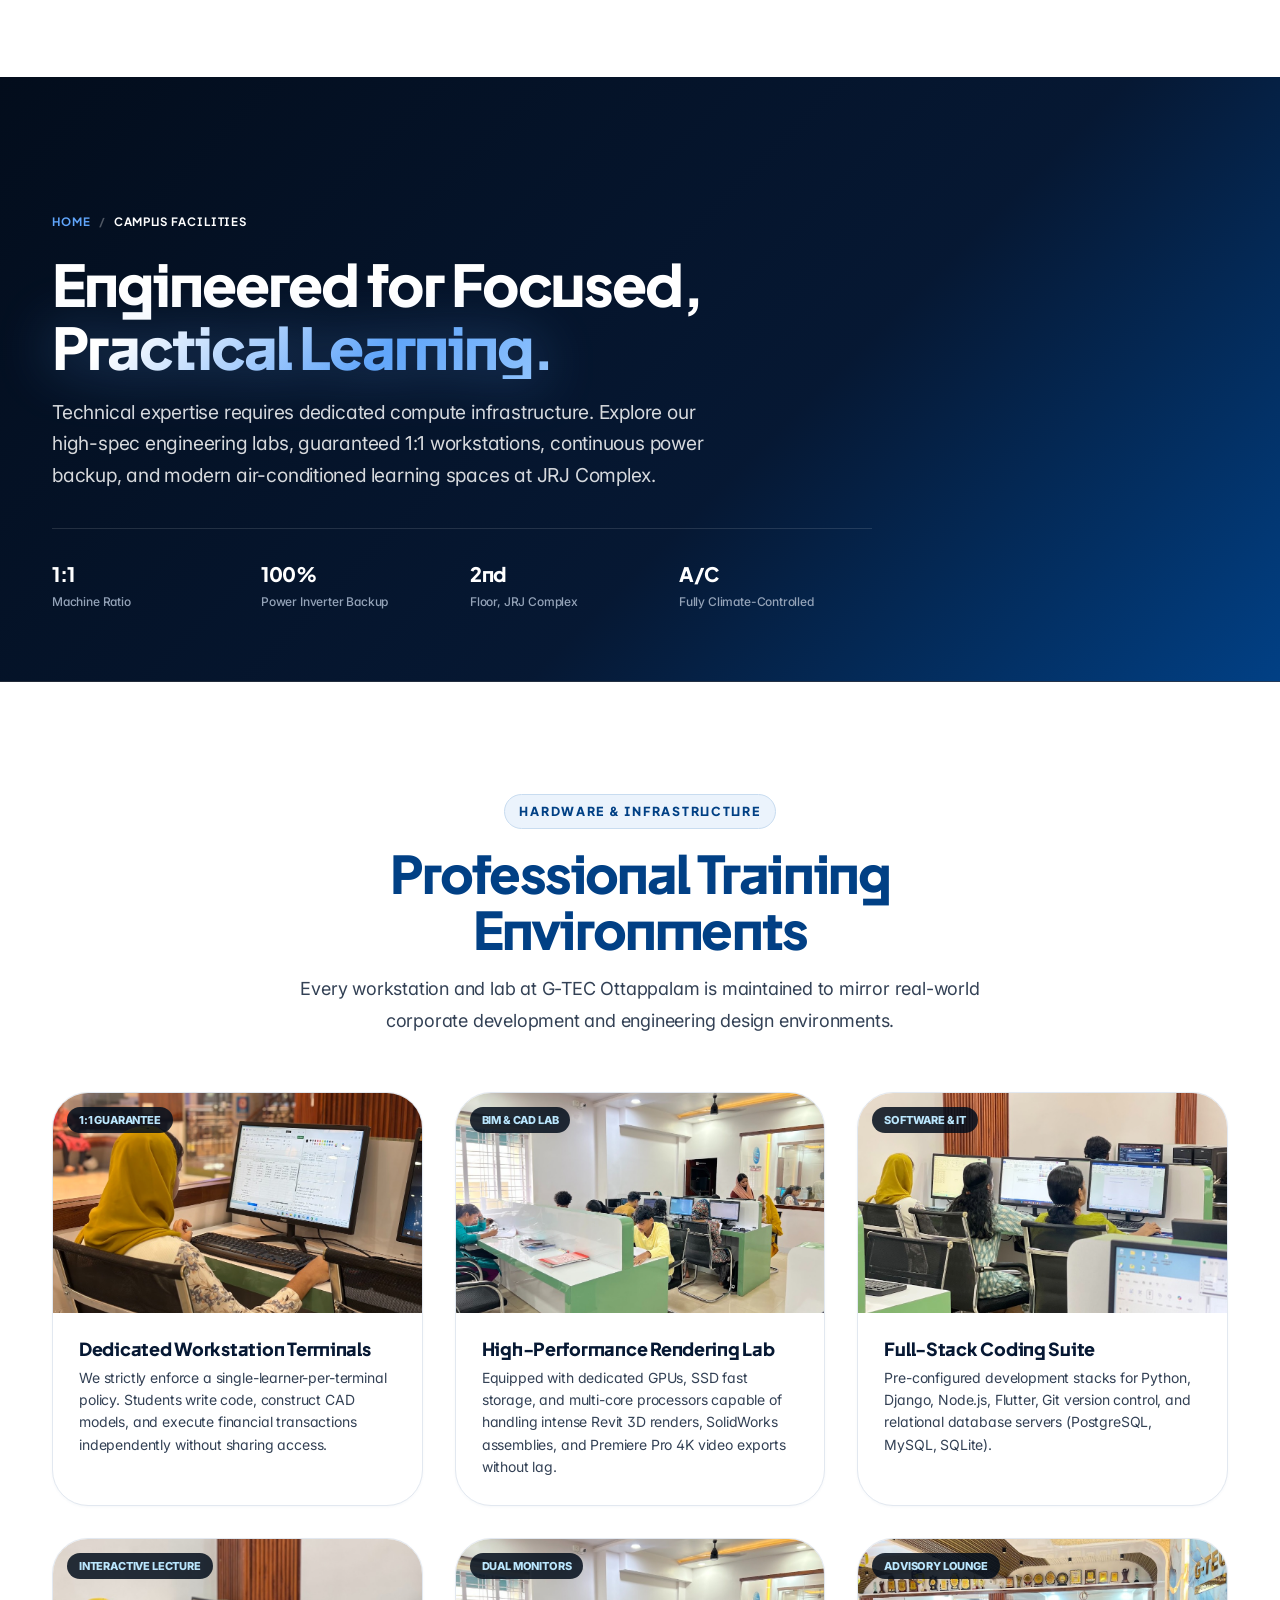
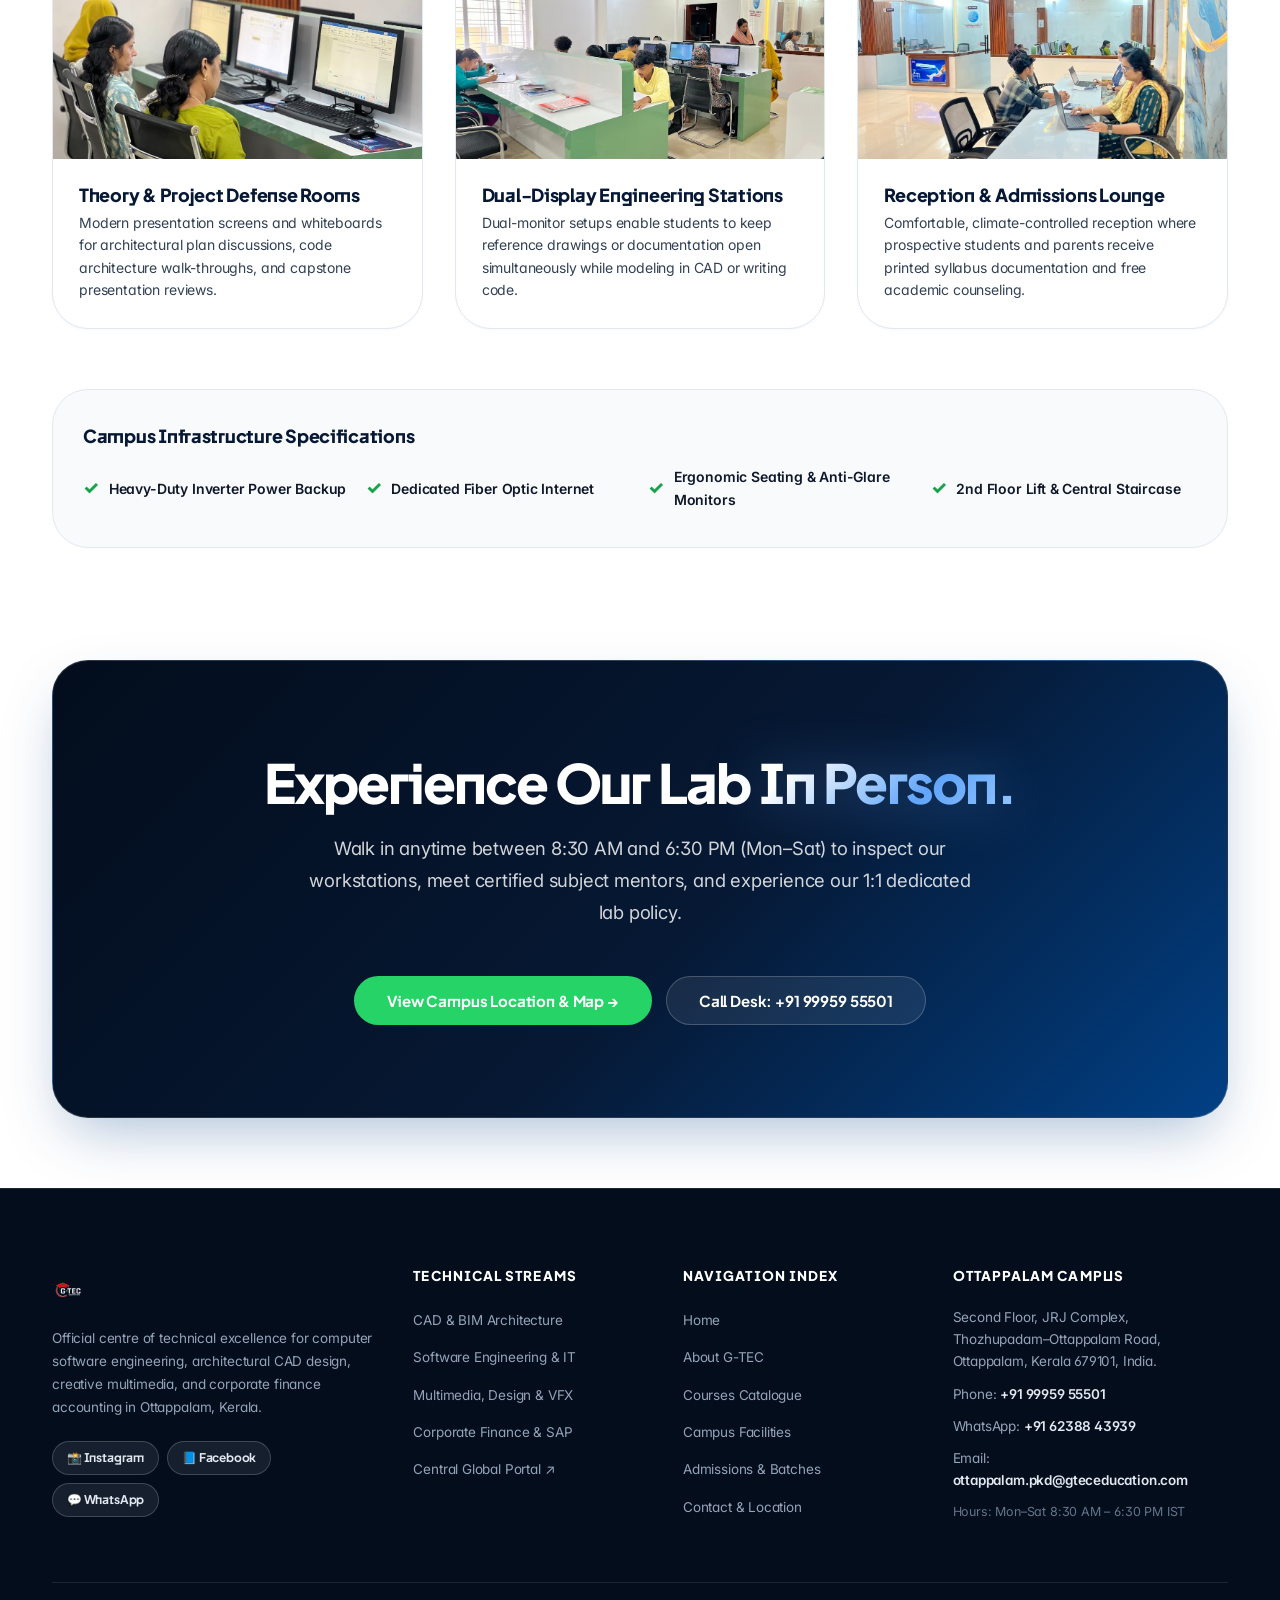
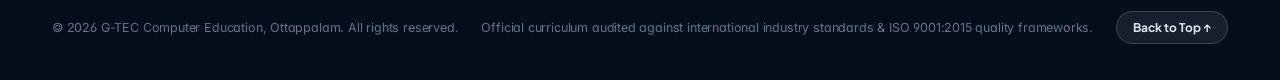
<file: new-site/facilities.html>
<!DOCTYPE html>
<html lang="en">
<head>
  <meta charset="UTF-8" />
  <meta name="viewport" content="width=device-width, initial-scale=1.0" />
  <meta http-equiv="X-UA-Compatible" content="ie=edge" />

  <title>Campus Facilities & Labs | G-TEC Computer Education Ottappalam</title>
  <meta name="title" content="Campus Facilities & Labs | G-TEC Computer Education Ottappalam" />
  <meta name="description" content="Explore the modern learning facilities at G-TEC Ottappalam. Dedicated 1:1 computer workstations, high-spec CAD/VFX editing suites, power backup, and air-conditioned labs at JRJ Complex." />
  
  <link rel="icon" type="image/png" href="./assets/images/favicon.png" />
  <link rel="apple-touch-icon" href="./assets/images/favicon.png" />

  <!-- Google Fonts Preconnect & Stylesheet -->
  <link rel="preconnect" href="https://fonts.googleapis.com" />
  <link rel="preconnect" href="https://fonts.gstatic.com" crossorigin />
  <link href="https://fonts.googleapis.com/css2?family=Inter:wght@300;400;500;600;700&family=Plus+Jakarta+Sans:ital,wght@0,400;0,500;0,600;0,700;0,800;1,700&display=swap" rel="stylesheet" />

  <!-- Design System Stylesheets -->
  <link rel="stylesheet" href="./assets/css/tokens.css" />
  <link rel="stylesheet" href="./assets/css/base.css" />
  <link rel="stylesheet" href="./assets/css/components.css" />
  <link rel="stylesheet" href="./assets/css/animations.css" />
</head>
<body>

  <!-- ========================================================================
       NAVIGATION BAR
       ======================================================================== -->
  <header class="site-nav">
    <div class="container nav-container">
      <a href="./index.html" class="nav-brand" aria-label="G-TEC Education Ottappalam Home">
        <div class="nav-brand-capsule">
          <img src="./assets/images/gtec-logo.png" alt="G-TEC Education Official Logo" class="nav-logo-img" width="144" height="34" />
        </div>
      </a>

      <nav class="nav-links" aria-label="Primary Navigation">
        <a href="./index.html" class="nav-link">Home</a>
        <a href="./about.html" class="nav-link">About</a>
        <a href="./courses.html" class="nav-link">Courses</a>
        <a href="./facilities.html" class="nav-link active">Facilities</a>
        <a href="./admissions.html" class="nav-link">Admissions</a>
        <a href="./contact.html" class="nav-link">Contact</a>
      </nav>

      <div class="nav-actions">
        <a href="tel:+919995955501" class="btn btn-nav-call btn-sm hide-on-mobile" aria-label="Call Admissions">
          <span>📞 9995955501</span>
        </a>
        <a href="https://wa.me/916238843939" target="_blank" rel="noopener noreferrer" class="btn btn-primary btn-sm hide-on-mobile" aria-label="WhatsApp Enquiry">
          <span>WhatsApp</span>
        </a>
        <button type="button" class="mobile-toggle-btn" id="mobile-toggle-btn" aria-label="Open mobile menu">
          ☰
        </button>
      </div>
    </div>
  </header>

  <!-- Mobile Drawer -->
  <div class="mobile-drawer" id="mobile-drawer">
    <div class="drawer-panel" onclick="event.stopPropagation()">
      <div>
        <div style="display: flex; justify-content: space-between; align-items: center; margin-bottom: 32px;">
          <img src="./assets/images/gtec-logo.png" alt="G-TEC Logo" style="height: 38px; width: auto;" />
          <button type="button" id="drawer-close-btn" style="font-size: 28px; color: var(--color-slate-dark); cursor: pointer;" aria-label="Close menu">&times;</button>
        </div>
        <nav style="display: flex; flex-direction: column; gap: 16px;">
          <a href="./index.html" class="nav-link drawer-link">Home</a>
          <a href="./about.html" class="nav-link drawer-link">About G-TEC</a>
          <a href="./courses.html" class="nav-link drawer-link">Course Catalogue (24)</a>
          <a href="./facilities.html" class="nav-link drawer-link active">Campus Facilities</a>
          <a href="./admissions.html" class="nav-link drawer-link">Admissions & Batches</a>
          <a href="./contact.html" class="nav-link drawer-link">Contact & Directions</a>
        </nav>
      </div>

      <div style="display: flex; flex-direction: column; gap: 12px; border-top: 1px solid var(--border-color); padding-top: 24px;">
        <a href="tel:+919995955501" class="btn btn-outline" style="width: 100%;">Call: +91 99959 55501</a>
        <a href="https://wa.me/916238843939" target="_blank" rel="noopener noreferrer" class="btn btn-primary" style="width: 100%;">Chat on WhatsApp</a>
      </div>
    </div>
  </div>

  <main>
    <!-- ========================================================================
         FACILITIES HERO
         ======================================================================== -->
    <section class="subpage-hero">
      <div class="container">
        <div class="subpage-hero-content">
          <nav class="page-breadcrumb" aria-label="Breadcrumb">
            <a href="./index.html">Home</a>
            <span class="page-breadcrumb-separator">/</span>
            <span class="page-breadcrumb-current">Campus Facilities</span>
          </nav>

          <h1 class="subpage-title">
            Engineered for Focused, <span class="highlight-gradient">Practical Learning.</span>
          </h1>

          <p class="subpage-desc">
            Technical expertise requires dedicated compute infrastructure. Explore our high-spec engineering labs, guaranteed 1:1 workstations, continuous power backup, and modern air-conditioned learning spaces at JRJ Complex.
          </p>

          <div class="subpage-facts-strip">
            <div class="subpage-fact-box">
              <span class="subpage-fact-val">1:1</span>
              <span class="subpage-fact-lbl">Machine Ratio</span>
            </div>
            <div class="subpage-fact-box">
              <span class="subpage-fact-val">100%</span>
              <span class="subpage-fact-lbl">Power Inverter Backup</span>
            </div>
            <div class="subpage-fact-box">
              <span class="subpage-fact-val">2nd</span>
              <span class="subpage-fact-lbl">Floor, JRJ Complex</span>
            </div>
            <div class="subpage-fact-box">
              <span class="subpage-fact-val">A/C</span>
              <span class="subpage-fact-lbl">Fully Climate-Controlled</span>
            </div>
          </div>
        </div>
      </div>
    </section>

    <!-- ========================================================================
         FACILITY SHOWCASE GRID
         ======================================================================== -->
    <section class="section">
      <div class="container">
        
        <div class="section-header">
          <span class="eyebrow-tag">Hardware & Infrastructure</span>
          <h2 class="section-title">Professional Training Environments</h2>
          <p class="section-desc">
            Every workstation and lab at G-TEC Ottappalam is maintained to mirror real-world corporate development and engineering design environments.
          </p>
        </div>

        <div style="display: grid; grid-template-columns: repeat(auto-fit, minmax(320px, 1fr)); gap: 32px; margin-bottom: 60px;">
          
          <!-- Facility 1: Dedicated Workstation Guarantee -->
          <div style="background: #FFFFFF; border: 1px solid var(--border-color); border-radius: var(--radius-2xl); overflow: hidden; box-shadow: var(--shadow-sm); display: flex; flex-direction: column;">
            <div style="height: 220px; overflow: hidden; position: relative;">
              <img src="./assets/images/student-workstation.jpg" alt="Dedicated Student Workstation" style="width: 100%; height: 100%; object-fit: cover;" />
              <span style="position: absolute; top: 14px; left: 14px; background: rgba(3, 13, 28, 0.85); color: #BAE6FD; padding: 4px 12px; border-radius: var(--radius-full); font-size: 11px; font-weight: 800; text-transform: uppercase;">1:1 Guarantee</span>
            </div>
            <div style="padding: 26px; flex: 1; display: flex; flex-direction: column; justify-content: space-between;">
              <div>
                <h3 style="font-family: var(--font-display); font-size: 18px; font-weight: 800; color: var(--color-navy-dark); margin-bottom: 8px;">
                  Dedicated Workstation Terminals
                </h3>
                <p style="font-size: 14px; color: var(--color-slate-body); line-height: 1.6;">
                  We strictly enforce a single-learner-per-terminal policy. Students write code, construct CAD models, and execute financial transactions independently without sharing access.
                </p>
              </div>
            </div>
          </div>

          <!-- Facility 2: CAD & VFX Rendering Station -->
          <div style="background: #FFFFFF; border: 1px solid var(--border-color); border-radius: var(--radius-2xl); overflow: hidden; box-shadow: var(--shadow-sm); display: flex; flex-direction: column;">
            <div style="height: 220px; overflow: hidden; position: relative;">
              <img src="./assets/images/training-lab-wide.jpg" alt="Wide Training Lab" style="width: 100%; height: 100%; object-fit: cover;" />
              <span style="position: absolute; top: 14px; left: 14px; background: rgba(3, 13, 28, 0.85); color: #BAE6FD; padding: 4px 12px; border-radius: var(--radius-full); font-size: 11px; font-weight: 800; text-transform: uppercase;">BIM & CAD Lab</span>
            </div>
            <div style="padding: 26px; flex: 1; display: flex; flex-direction: column; justify-content: space-between;">
              <div>
                <h3 style="font-family: var(--font-display); font-size: 18px; font-weight: 800; color: var(--color-navy-dark); margin-bottom: 8px;">
                  High-Performance Rendering Lab
                </h3>
                <p style="font-size: 14px; color: var(--color-slate-body); line-height: 1.6;">
                  Equipped with dedicated GPUs, SSD fast storage, and multi-core processors capable of handling intense Revit 3D renders, SolidWorks assemblies, and Premiere Pro 4K video exports without lag.
                </p>
              </div>
            </div>
          </div>

          <!-- Facility 3: Software & Full Stack Lab -->
          <div style="background: #FFFFFF; border: 1px solid var(--border-color); border-radius: var(--radius-2xl); overflow: hidden; box-shadow: var(--shadow-sm); display: flex; flex-direction: column;">
            <div style="height: 220px; overflow: hidden; position: relative;">
              <img src="./assets/images/students-coding-lab.jpg" alt="Students in Coding Lab" style="width: 100%; height: 100%; object-fit: cover;" />
              <span style="position: absolute; top: 14px; left: 14px; background: rgba(3, 13, 28, 0.85); color: #BAE6FD; padding: 4px 12px; border-radius: var(--radius-full); font-size: 11px; font-weight: 800; text-transform: uppercase;">Software & IT</span>
            </div>
            <div style="padding: 26px; flex: 1; display: flex; flex-direction: column; justify-content: space-between;">
              <div>
                <h3 style="font-family: var(--font-display); font-size: 18px; font-weight: 800; color: var(--color-navy-dark); margin-bottom: 8px;">
                  Full-Stack Coding Suite
                </h3>
                <p style="font-size: 14px; color: var(--color-slate-body); line-height: 1.6;">
                  Pre-configured development stacks for Python, Django, Node.js, Flutter, Git version control, and relational database servers (PostgreSQL, MySQL, SQLite).
                </p>
              </div>
            </div>
          </div>

          <!-- Facility 4: Interactive Mentoring Classrooms -->
          <div style="background: #FFFFFF; border: 1px solid var(--border-color); border-radius: var(--radius-2xl); overflow: hidden; box-shadow: var(--shadow-sm); display: flex; flex-direction: column;">
            <div style="height: 220px; overflow: hidden; position: relative;">
              <img src="./assets/images/students-learning.jpg" alt="Students Learning in Class" style="width: 100%; height: 100%; object-fit: cover;" />
              <span style="position: absolute; top: 14px; left: 14px; background: rgba(3, 13, 28, 0.85); color: #BAE6FD; padding: 4px 12px; border-radius: var(--radius-full); font-size: 11px; font-weight: 800; text-transform: uppercase;">Interactive Lecture</span>
            </div>
            <div style="padding: 26px; flex: 1; display: flex; flex-direction: column; justify-content: space-between;">
              <div>
                <h3 style="font-family: var(--font-display); font-size: 18px; font-weight: 800; color: var(--color-navy-dark); margin-bottom: 8px;">
                  Theory & Project Defense Rooms
                </h3>
                <p style="font-size: 14px; color: var(--color-slate-body); line-height: 1.6;">
                  Modern presentation screens and whiteboards for architectural plan discussions, code architecture walk-throughs, and capstone presentation reviews.
                </p>
              </div>
            </div>
          </div>

          <!-- Facility 5: Dual Display Workstations -->
          <div style="background: #FFFFFF; border: 1px solid var(--border-color); border-radius: var(--radius-2xl); overflow: hidden; box-shadow: var(--shadow-sm); display: flex; flex-direction: column;">
            <div style="height: 220px; overflow: hidden; position: relative;">
              <img src="./assets/images/training-lab-perspective.jpg" alt="Training Lab Perspective" style="width: 100%; height: 100%; object-fit: cover;" />
              <span style="position: absolute; top: 14px; left: 14px; background: rgba(3, 13, 28, 0.85); color: #BAE6FD; padding: 4px 12px; border-radius: var(--radius-full); font-size: 11px; font-weight: 800; text-transform: uppercase;">Dual Monitors</span>
            </div>
            <div style="padding: 26px; flex: 1; display: flex; flex-direction: column; justify-content: space-between;">
              <div>
                <h3 style="font-family: var(--font-display); font-size: 18px; font-weight: 800; color: var(--color-navy-dark); margin-bottom: 8px;">
                  Dual-Display Engineering Stations
                </h3>
                <p style="font-size: 14px; color: var(--color-slate-body); line-height: 1.6;">
                  Dual-monitor setups enable students to keep reference drawings or documentation open simultaneously while modeling in CAD or writing code.
                </p>
              </div>
            </div>
          </div>

          <!-- Facility 6: Reception & Advisory Lounge -->
          <div style="background: #FFFFFF; border: 1px solid var(--border-color); border-radius: var(--radius-2xl); overflow: hidden; box-shadow: var(--shadow-sm); display: flex; flex-direction: column;">
            <div style="height: 220px; overflow: hidden; position: relative;">
              <img src="./assets/images/reception-lounge.jpg" alt="Reception Lounge" style="width: 100%; height: 100%; object-fit: cover;" />
              <span style="position: absolute; top: 14px; left: 14px; background: rgba(3, 13, 28, 0.85); color: #BAE6FD; padding: 4px 12px; border-radius: var(--radius-full); font-size: 11px; font-weight: 800; text-transform: uppercase;">Advisory Lounge</span>
            </div>
            <div style="padding: 26px; flex: 1; display: flex; flex-direction: column; justify-content: space-between;">
              <div>
                <h3 style="font-family: var(--font-display); font-size: 18px; font-weight: 800; color: var(--color-navy-dark); margin-bottom: 8px;">
                  Reception & Admissions Lounge
                </h3>
                <p style="font-size: 14px; color: var(--color-slate-body); line-height: 1.6;">
                  Comfortable, climate-controlled reception where prospective students and parents receive printed syllabus documentation and free academic counseling.
                </p>
              </div>
            </div>
          </div>

        </div>

        <!-- Infrastructure Quality Checklist Strip -->
        <div style="background: var(--bg-subtle); border: 1px solid var(--border-color); border-radius: var(--radius-2xl); padding: 36px 30px;">
          <h3 style="font-family: var(--font-display); font-size: 18px; font-weight: 800; color: var(--color-navy-dark); margin-bottom: 20px;">
            Campus Infrastructure Specifications
          </h3>
          <div style="display: grid; grid-template-columns: repeat(auto-fit, minmax(240px, 1fr)); gap: 16px;">
            <div style="display: flex; gap: 10px; align-items: center;">
              <span style="color: #16A34A; font-weight: 800; font-size: 18px;">✓</span>
              <span style="font-size: 14px; color: var(--color-slate-dark); font-weight: 600;">Heavy-Duty Inverter Power Backup</span>
            </div>
            <div style="display: flex; gap: 10px; align-items: center;">
              <span style="color: #16A34A; font-weight: 800; font-size: 18px;">✓</span>
              <span style="font-size: 14px; color: var(--color-slate-dark); font-weight: 600;">Dedicated Fiber Optic Internet</span>
            </div>
            <div style="display: flex; gap: 10px; align-items: center;">
              <span style="color: #16A34A; font-weight: 800; font-size: 18px;">✓</span>
              <span style="font-size: 14px; color: var(--color-slate-dark); font-weight: 600;">Ergonomic Seating & Anti-Glare Monitors</span>
            </div>
            <div style="display: flex; gap: 10px; align-items: center;">
              <span style="color: #16A34A; font-weight: 800; font-size: 18px;">✓</span>
              <span style="font-size: 14px; color: var(--color-slate-dark); font-weight: 600;">2nd Floor Lift & Central Staircase</span>
            </div>
          </div>
        </div>

      </div>
    </section>

    <!-- ========================================================================
         ADMISSIONS ACTION BANNER
         ======================================================================== -->
    <section class="section finale-cta-section" style="padding-top: 0;">
      <div class="container">
        <div class="finale-cta-chassis">
          <div class="finale-cta-content">
            <h2 class="finale-title">
              Experience Our Lab <span class="highlight-gradient">In Person.</span>
            </h2>
            <p class="finale-desc">
              Walk in anytime between 8:30 AM and 6:30 PM (Mon–Sat) to inspect our workstations, meet certified subject mentors, and experience our 1:1 dedicated lab policy.
            </p>
            <div style="display: flex; gap: 14px; justify-content: center; flex-wrap: wrap;">
              <a href="./contact.html" class="btn btn-whatsapp btn-lg">
                <span>View Campus Location & Map &rarr;</span>
              </a>
              <a href="tel:+919995955501" class="btn btn-outline-light btn-lg">
                <span>Call Desk: +91 99959 55501</span>
              </a>
            </div>
          </div>
        </div>
      </div>
    </section>
  </main>

  <!-- ========================================================================
       FOOTER
       ======================================================================== -->
  <footer class="site-footer">
    <div class="container">
      <div class="footer-grid">
        <div class="footer-col">
          <div class="footer-brand-wrap">
            <a href="./index.html">
              <img src="./assets/images/gtec-logo-white.png" alt="G-TEC Education Ottappalam" class="footer-brand-logo" width="160" height="42" />
            </a>
            <p class="footer-tagline">
              Official centre of technical excellence for computer software engineering, architectural CAD design, creative multimedia, and corporate finance accounting in Ottappalam, Kerala.
            </p>
            <div class="footer-social-deck">
              <a href="https://www.instagram.com/gtecottapalam/?hl=en" target="_blank" rel="noopener noreferrer" class="footer-social-pill">📸 Instagram</a>
              <a href="https://www.facebook.com/gtecotp/" target="_blank" rel="noopener noreferrer" class="footer-social-pill">📘 Facebook</a>
              <a href="https://wa.me/916238843939" target="_blank" rel="noopener noreferrer" class="footer-social-pill">💬 WhatsApp</a>
            </div>
          </div>
        </div>

        <div class="footer-col">
          <h5>Technical Streams</h5>
          <ul class="footer-links">
            <li><a href="./courses.html?cat=cad">CAD & BIM Architecture</a></li>
            <li><a href="./courses.html?cat=software">Software Engineering & IT</a></li>
            <li><a href="./courses.html?cat=multimedia">Multimedia, Design & VFX</a></li>
            <li><a href="./courses.html?cat=accounting">Corporate Finance & SAP</a></li>
            <li><a href="https://www.gteceducation.com" target="_blank" rel="noopener noreferrer">Central Global Portal ↗</a></li>
          </ul>
        </div>

        <div class="footer-col">
          <h5>Navigation Index</h5>
          <ul class="footer-links">
            <li><a href="./index.html">Home</a></li>
            <li><a href="./about.html">About G-TEC</a></li>
            <li><a href="./courses.html">Courses Catalogue</a></li>
            <li><a href="./facilities.html">Campus Facilities</a></li>
            <li><a href="./admissions.html">Admissions & Batches</a></li>
            <li><a href="./contact.html">Contact & Location</a></li>
          </ul>
        </div>

        <div class="footer-col">
          <h5>Ottappalam Campus</h5>
          <address class="footer-contact-dossier">
            <div>
              Second Floor, JRJ Complex,<br />
              Thozhupadam–Ottappalam Road,<br />
              Ottappalam, Kerala 679101, India.
            </div>
            <div>Phone: <a href="tel:+919995955501">+91 99959 55501</a></div>
            <div>WhatsApp: <a href="https://wa.me/916238843939" target="_blank" rel="noopener noreferrer">+91 62388 43939</a></div>
            <div>Email: <a href="mailto:ottappalam.pkd@gteceducation.com">ottappalam.pkd@gteceducation.com</a></div>
            <div style="font-size: 12.5px; color: #64748B;">Hours: Mon–Sat 8:30 AM – 6:30 PM IST</div>
          </address>
        </div>
      </div>

      <div class="footer-bottom">
        <div>&copy; 2026 G-TEC Computer Education, Ottappalam. All rights reserved.</div>
        <div>Official curriculum audited against international industry standards & ISO 9001:2015 quality frameworks.</div>
        <div>
          <button type="button" class="back-to-top-btn" id="back-to-top-btn" aria-label="Scroll back to top of page">
            <span>Back to Top ↑</span>
          </button>
        </div>
      </div>
    </div>
  </footer>

  <script type="module" src="./assets/js/subpages.js"></script>
</body>
</html>
</file>
<file: main.css>
/* ==========================================================================
   G-TEC EDUCATION OTTAPPALAM — PREMIUM DESIGN SYSTEM
   Visual Architecture Inspired by Armor-BD (https://www.armor-bd.com/)
   Core Brand Identity: Official G-TEC Blue (#014085) sampled from logo
   - Display Typography: Unbounded (Tech-Authoritative, Modern Geometric)
   - Body & UI Typography: Manrope (Ultra-clean, High Legibility Sans)
   - Brand Palette: Official G-TEC Blue (#014085), Deep Navy (#061833),
     Pale Blue Surfaces (#EBF3FC / #F0F5FA), Cool Off-White (#F8FAFC),
     and Crisp White (#FFFFFF).
   ========================================================================== */

@import url('https://fonts.googleapis.com/css2?family=Unbounded:wght@300;400;500;600;700;800;900&family=Manrope:wght@300;400;500;600;700;800&display=swap');

:root {
  /* ========================================================================
     G-TEC OFFICIAL BRAND TOKENS (ACCURATELY SAMPLED FROM OFFICIAL LOGO)
     ======================================================================== */
  --color-gtec-blue: #014085;         /* Primary Official G-TEC Blue (Logo Sampled) */
  --color-gtec-blue-hover: #013166;   /* Darkened for interactive hover states */
  --color-gtec-blue-light: #EBF3FC;   /* Pale Blue supporting surface */
  --color-gtec-blue-tint: #F2F7FD;    /* Ultra-subtle section background */
  --color-gtec-blue-border: #C8DCF0;  /* Subtle brand border */

  --color-navy: var(--color-gtec-blue);       /* Alias to Primary G-TEC Blue */
  --color-navy-hover: var(--color-gtec-blue-hover);
  --color-navy-dark: #061833;         /* Grounded Deep Navy for footer & contrast */
  --color-navy-deep: #0A1E40;         /* Secondary deep tone */
  
  --color-slate-dark: #0F172A;        /* Rich Charcoal for Headings */
  --color-slate-body: #334155;        /* Crisp, highly legible body copy */
  --color-slate-muted: #64748B;       /* Secondary text, metadata, captions */

  --color-logo-red: #FD0100;          /* Official Logo Red (used with high restraint) */
  
  --color-whatsapp: #25D366;          /* Official WhatsApp Brand */
  --color-whatsapp-hover: #1EBE5D;

  /* Canvas & Surfaces */
  --bg-page: #FFFFFF;                 /* Pure crisp white canvas */
  --bg-subtle: #F8FAFC;               /* Cool off-white alternate surface */
  --bg-alt: #F1F5F9;                  /* Neutral alternate surface */
  --bg-card: #FFFFFF;
  --bg-pale-blue: #F0F5FA;
  --border-color: #E2E8F0;
  --border-subtle: #EDF2F7;

  /* Typography */
  --font-display: 'Unbounded', -apple-system, BlinkMacSystemFont, sans-serif;
  --font-body: 'Manrope', -apple-system, BlinkMacSystemFont, 'Segoe UI', Roboto, sans-serif;

  /* Geometry & Spacing Scale */
  --container-width: 1240px;
  --radius-sm: 8px;
  --radius-md: 12px;
  --radius-lg: 16px;
  --radius-xl: 24px;
  --radius-full: 9999px;

  /* Elevation & Shadows */
  --shadow-sm: 0 1px 3px rgba(1, 64, 133, 0.04);
  --shadow-md: 0 4px 20px rgba(1, 64, 133, 0.06);
  --shadow-lg: 0 12px 32px rgba(1, 64, 133, 0.08);
  --shadow-xl: 0 20px 48px rgba(6, 24, 51, 0.12);
  --shadow-blue-glow: 0 8px 24px rgba(1, 64, 133, 0.22);
}

/* ==========================================================================
   RESET & GLOBAL BASE
   ========================================================================== */
*, *::before, *::after {
  box-sizing: border-box;
  margin: 0;
  padding: 0;
}

html {
  scroll-behavior: smooth;
  font-size: 16px;
  background-color: var(--bg-page);
  color: var(--color-slate-body);
  -webkit-font-smoothing: antialiased;
}

body {
  font-family: var(--font-body);
  background-color: var(--bg-page);
  color: var(--color-slate-body);
  line-height: 1.65;
  overflow-x: hidden;
}

h1, h2, h3, h4, h5, h6 {
  font-family: var(--font-display);
  color: var(--color-slate-dark);
  line-height: 1.25;
  letter-spacing: -0.02em;
  font-weight: 700;
}

p {
  font-family: var(--font-body);
  color: var(--color-slate-body);
  font-size: 0.98rem;
  line-height: 1.7;
}

a {
  color: inherit;
  text-decoration: none;
  transition: all 0.25s ease;
}

img {
  max-width: 100%;
  height: auto;
  display: block;
}

/* ==========================================================================
   CONTAINER & SECTION ARCHITECTURE
   ========================================================================== */
.container {
  width: 100%;
  max-width: var(--container-width);
  margin-left: auto;
  margin-right: auto;
  padding-left: 24px;
  padding-right: 24px;
}

.section {
  padding-top: 96px;
  padding-bottom: 96px;
}

.section-alt {
  background-color: var(--bg-subtle);
  border-top: 1px solid var(--border-color);
  border-bottom: 1px solid var(--border-color);
}

.section-pale-blue {
  background-color: var(--bg-pale-blue);
  border-top: 1px solid var(--color-gtec-blue-border);
  border-bottom: 1px solid var(--color-gtec-blue-border);
}

.section-title-wrap {
  text-align: center;
  max-width: 720px;
  margin: 0 auto 52px;
}

.section-subtitle-tag {
  font-family: var(--font-body);
  font-size: 12px;
  font-weight: 700;
  text-transform: uppercase;
  letter-spacing: 2px;
  color: var(--color-gtec-blue);
  background: var(--color-gtec-blue-light);
  padding: 6px 14px;
  border-radius: var(--radius-full);
  display: inline-block;
  margin-bottom: 14px;
  border: 1px solid var(--color-gtec-blue-border);
}

.section-main-title {
  font-family: var(--font-display);
  font-size: 36px;
  font-weight: 700;
  color: var(--color-gtec-blue);
  margin-bottom: 14px;
  line-height: 1.25;
}

.section-lead-desc {
  font-family: var(--font-body);
  font-size: 16px;
  color: var(--color-slate-body);
  line-height: 1.65;
}

/* ==========================================================================
   ARMOR-BD PILL BUTTONS & CONTROLS (G-TEC BLUE LED)
   ========================================================================== */
.btn {
  display: inline-flex;
  align-items: center;
  justify-content: center;
  gap: 8px;
  font-family: var(--font-body);
  font-size: 14px;
  font-weight: 600;
  padding: 12px 24px;
  border-radius: var(--radius-full);
  border: 1px solid transparent;
  cursor: pointer;
  transition: all 0.25s ease;
  white-space: nowrap;
  line-height: 1;
}

/* Primary G-TEC Blue Button */
.btn-primary {
  background-color: var(--color-gtec-blue);
  color: #FFFFFF;
  box-shadow: var(--shadow-blue-glow);
}

.btn-primary:hover {
  background-color: var(--color-gtec-blue-hover);
  transform: translateY(-1px);
  box-shadow: 0 10px 28px rgba(1, 64, 133, 0.32);
}

.btn-navy {
  background-color: var(--color-navy-dark);
  color: #FFFFFF;
}

.btn-navy:hover {
  background-color: #041024;
  transform: translateY(-1px);
}

.btn-outline {
  background-color: #FFFFFF;
  color: var(--color-slate-dark);
  border-color: var(--border-color);
}

.btn-outline:hover {
  background-color: var(--color-gtec-blue-light);
  border-color: var(--color-gtec-blue-border);
  color: var(--color-gtec-blue);
}

.btn-whatsapp {
  background-color: var(--color-whatsapp);
  color: #FFFFFF;
}

.btn-whatsapp:hover {
  background-color: var(--color-whatsapp-hover);
  transform: translateY(-1px);
}

.btn-sm {
  padding: 8px 16px;
  font-size: 13px;
}

.btn-lg {
  padding: 14px 28px;
  font-size: 15px;
}

/* ==========================================================================
   STICKY FROSTED HEADER (ARMOR-BD NAVIGATION ARCHITECTURE)
   ========================================================================== */
.site-header {
  position: sticky;
  top: 0;
  z-index: 1000;
  background-color: rgba(255, 255, 255, 0.94);
  backdrop-filter: blur(14px);
  -webkit-backdrop-filter: blur(14px);
  border-bottom: 1px solid rgba(1, 64, 133, 0.08);
  transition: all 0.3s ease;
}

.header-container {
  display: flex;
  align-items: center;
  justify-content: space-between;
  height: 76px;
  gap: 20px;
}

.header-logo-link {
  display: flex;
  align-items: center;
  flex-shrink: 0;
}

.header-logo-img {
  height: 44px;
  width: auto;
  object-fit: contain;
}

.header-nav {
  display: flex;
  align-items: center;
  gap: 28px;
}

.nav-link {
  font-family: var(--font-body);
  font-size: 14.5px;
  font-weight: 600;
  color: var(--color-slate-dark);
  padding: 6px 0;
  position: relative;
}

.nav-link:hover, .nav-link.active {
  color: var(--color-gtec-blue);
}

.nav-link.active::after {
  content: '';
  position: absolute;
  bottom: -2px;
  left: 0;
  width: 100%;
  height: 2px;
  background-color: var(--color-gtec-blue);
  border-radius: 2px;
}

.header-actions {
  display: flex;
  align-items: center;
  gap: 12px;
}

.mobile-toggle {
  display: none;
  background: none;
  border: 1px solid var(--border-color);
  padding: 8px 12px;
  border-radius: var(--radius-sm);
  font-size: 20px;
  cursor: pointer;
  color: var(--color-slate-dark);
}

/* Mobile Nav Drawer */
.mobile-nav-drawer {
  position: fixed;
  inset: 0;
  background-color: rgba(6, 24, 51, 0.6);
  z-index: 1100;
  visibility: hidden;
  opacity: 0;
  transition: all 0.3s ease;
}

.mobile-nav-drawer.active {
  visibility: visible;
  opacity: 1;
}

.drawer-panel {
  position: absolute;
  top: 0;
  right: 0;
  width: 85%;
  max-width: 340px;
  height: 100%;
  background-color: #FFFFFF;
  padding: 24px;
  display: flex;
  flex-direction: column;
  justify-content: space-between;
  box-shadow: -4px 0 24px rgba(0, 0, 0, 0.15);
  transform: translateX(100%);
  transition: transform 0.3s ease;
}

.mobile-nav-drawer.active .drawer-panel {
  transform: translateX(0);
}

/* ==========================================================================
   HERO SECTION (ARMOR-BD EDITORIAL ARCHITECTURE + G-TEC IDENTITY)
   ========================================================================== */
.hero-section {
  position: relative;
  padding-top: 72px;
  padding-bottom: 84px;
  background: radial-gradient(circle at top right, rgba(1, 64, 133, 0.05) 0%, transparent 60%),
              radial-gradient(circle at bottom left, rgba(235, 243, 252, 0.8) 0%, transparent 60%);
  overflow: hidden;
}

.hero-grid {
  display: grid;
  grid-template-columns: 1.15fr 0.85fr;
  gap: 48px;
  align-items: center;
}

.hero-eyebrow {
  display: inline-flex;
  align-items: center;
  gap: 8px;
  font-family: var(--font-body);
  font-size: 12.5px;
  font-weight: 700;
  letter-spacing: 1.5px;
  text-transform: uppercase;
  color: var(--color-gtec-blue);
  background-color: var(--color-gtec-blue-light);
  padding: 6px 16px;
  border-radius: var(--radius-full);
  margin-bottom: 20px;
  border: 1px solid var(--color-gtec-blue-border);
}

.hero-eyebrow-dot {
  width: 8px;
  height: 8px;
  background-color: var(--color-logo-red);
  border-radius: 50%;
  display: inline-block;
  animation: pulse-red 2s infinite;
}

@keyframes pulse-red {
  0% { transform: scale(0.95); box-shadow: 0 0 0 0 rgba(253, 1, 0, 0.7); }
  70% { transform: scale(1); box-shadow: 0 0 0 8px rgba(253, 1, 0, 0); }
  100% { transform: scale(0.95); box-shadow: 0 0 0 0 rgba(253, 1, 0, 0); }
}

.hero-title {
  font-family: var(--font-display);
  font-size: 46px;
  font-weight: 800;
  color: var(--color-gtec-blue);
  line-height: 1.15;
  margin-bottom: 20px;
  letter-spacing: -0.03em;
}

.hero-subtitle {
  font-family: var(--font-body);
  font-size: 17px;
  color: var(--color-slate-body);
  line-height: 1.65;
  margin-bottom: 32px;
  max-width: 580px;
}

.hero-actions {
  display: flex;
  flex-wrap: wrap;
  gap: 14px;
  align-items: center;
  margin-bottom: 40px;
}

/* Hero Stats Bar (Armor-BD Metric Cards) */
.hero-stats-grid {
  display: grid;
  grid-template-columns: repeat(4, 1fr);
  gap: 16px;
  padding-top: 28px;
  border-top: 1px solid var(--border-color);
}

.hero-stat-card {
  display: flex;
  flex-direction: column;
}

.hero-stat-number {
  font-family: var(--font-display);
  font-size: 26px;
  font-weight: 800;
  color: var(--color-gtec-blue);
  line-height: 1.1;
  margin-bottom: 4px;
}

.hero-stat-label {
  font-family: var(--font-body);
  font-size: 12.5px;
  font-weight: 600;
  color: var(--color-slate-muted);
  line-height: 1.4;
}

/* Hero Visual Showcase */
.hero-visual-frame {
  position: relative;
  border-radius: var(--radius-xl);
  overflow: hidden;
  box-shadow: var(--shadow-xl);
  border: 1px solid var(--border-color);
  background-color: #FFFFFF;
}

.hero-visual-img {
  width: 100%;
  height: 480px;
  object-fit: cover;
  display: block;
}

.hero-visual-badge {
  position: absolute;
  bottom: 20px;
  left: 20px;
  right: 20px;
  background: rgba(255, 255, 255, 0.95);
  backdrop-filter: blur(12px);
  -webkit-backdrop-filter: blur(12px);
  padding: 14px 18px;
  border-radius: var(--radius-lg);
  border: 1px solid rgba(200, 220, 240, 0.8);
  display: flex;
  align-items: center;
  justify-content: space-between;
  gap: 12px;
}

.hero-badge-title {
  font-family: var(--font-display);
  font-size: 13.5px;
  font-weight: 700;
  color: var(--color-gtec-blue);
}

.hero-badge-sub {
  font-family: var(--font-body);
  font-size: 12px;
  color: var(--color-slate-muted);
}

/* ==========================================================================
   ARMOR-BD SOLUTIONS / FACULTIES MATRIX (THE 4 PILLARS)
   ========================================================================== */
.solutions-grid {
  display: grid;
  grid-template-columns: repeat(4, 1fr);
  gap: 24px;
}

.solution-card {
  background: #FFFFFF;
  border: 1px solid var(--border-color);
  border-radius: var(--radius-xl);
  padding: 32px 24px;
  transition: all 0.3s ease;
  display: flex;
  flex-direction: column;
  position: relative;
}

.solution-card:hover {
  transform: translateY(-4px);
  border-color: var(--color-gtec-blue-border);
  box-shadow: var(--shadow-lg);
}

.solution-card-top {
  display: flex;
  align-items: center;
  justify-content: space-between;
  margin-bottom: 24px;
}

.solution-index {
  font-family: var(--font-display);
  font-size: 13.5px;
  font-weight: 700;
  color: var(--color-gtec-blue);
}

.solution-icon-box {
  width: 52px;
  height: 52px;
  border-radius: var(--radius-lg);
  background-color: var(--color-gtec-blue-light);
  display: flex;
  align-items: center;
  justify-content: center;
  font-size: 24px;
  color: var(--color-gtec-blue);
}

.solution-title {
  font-family: var(--font-display);
  font-size: 18px;
  font-weight: 700;
  color: var(--color-gtec-blue);
  margin-bottom: 10px;
  line-height: 1.3;
}

.solution-desc {
  font-family: var(--font-body);
  font-size: 14px;
  color: var(--color-slate-body);
  line-height: 1.6;
  margin-bottom: 20px;
  flex-grow: 1;
}

.solution-tags {
  display: flex;
  flex-wrap: wrap;
  gap: 6px;
  margin-bottom: 24px;
}

.solution-tag-pill {
  font-family: var(--font-body);
  font-size: 11.5px;
  font-weight: 600;
  background-color: var(--bg-subtle);
  color: var(--color-slate-body);
  padding: 4px 10px;
  border-radius: var(--radius-full);
  border: 1px solid var(--border-subtle);
}

.solution-action-btn {
  font-family: var(--font-body);
  font-size: 13.5px;
  font-weight: 700;
  color: var(--color-gtec-blue);
  display: inline-flex;
  align-items: center;
  gap: 6px;
  transition: gap 0.2s ease;
}

.solution-action-btn:hover {
  gap: 10px;
  color: var(--color-gtec-blue-hover);
}

/* ==========================================================================
   INTERACTIVE COURSES CATALOGUE (ARMOR-BD PRODUCT DECK)
   ========================================================================== */
.courses-filter-bar {
  display: flex;
  flex-direction: column;
  gap: 20px;
  margin-bottom: 40px;
}

.courses-tabs-nav {
  display: flex;
  flex-wrap: wrap;
  gap: 10px;
  justify-content: center;
}

.course-tab-pill {
  font-family: var(--font-body);
  font-size: 13.5px;
  font-weight: 600;
  padding: 10px 20px;
  border-radius: var(--radius-full);
  background-color: #FFFFFF;
  border: 1px solid var(--border-color);
  color: var(--color-slate-dark);
  cursor: pointer;
  transition: all 0.25s ease;
}

.course-tab-pill:hover {
  background-color: var(--color-gtec-blue-light);
  border-color: var(--color-gtec-blue-border);
  color: var(--color-gtec-blue);
}

.course-tab-pill.active {
  background: var(--color-gtec-blue);
  color: #FFFFFF;
  border-color: var(--color-gtec-blue);
  box-shadow: 0 4px 14px rgba(1, 64, 133, 0.25);
}

.course-search-capsule {
  max-width: 580px;
  width: 100%;
  margin: 0 auto;
  position: relative;
  display: flex;
  align-items: center;
}

.course-search-capsule svg {
  position: absolute;
  left: 20px;
  color: var(--color-slate-muted);
  pointer-events: none;
}

.course-search-input {
  width: 100%;
  padding: 14px 20px 14px 50px;
  font-family: var(--font-body);
  font-size: 14.5px;
  border-radius: var(--radius-full);
  border: 1px solid var(--border-color);
  background: #FFFFFF;
  color: var(--color-slate-dark);
  box-shadow: var(--shadow-sm);
  outline: none;
  transition: all 0.25s ease;
}

.course-search-input:focus {
  border-color: var(--color-gtec-blue);
  box-shadow: 0 0 0 3px rgba(1, 64, 133, 0.12);
}

/* Course Cards Grid */
.courses-grid-layout {
  display: grid;
  grid-template-columns: repeat(3, 1fr);
  gap: 28px;
}

.edification-course-card, .armor-course-card {
  background: #FFFFFF;
  border: 1px solid var(--border-color);
  border-radius: var(--radius-xl);
  overflow: hidden;
  display: flex;
  flex-direction: column;
  transition: all 0.3s ease;
}

.edification-course-card:hover, .armor-course-card:hover {
  transform: translateY(-4px);
  border-color: var(--color-gtec-blue-border);
  box-shadow: var(--shadow-lg);
}

.course-card-top {
  height: 180px;
  background-size: cover;
  background-position: center;
  position: relative;
  padding: 16px;
  display: flex;
  justify-content: space-between;
  align-items: flex-start;
}

.course-card-top::after {
  content: '';
  position: absolute;
  inset: 0;
  background: linear-gradient(180deg, rgba(6, 24, 51, 0.35) 0%, rgba(6, 24, 51, 0.8) 100%);
}

.course-category-badge {
  position: relative;
  z-index: 1;
  font-family: var(--font-body);
  font-size: 11px;
  font-weight: 700;
  letter-spacing: 1px;
  text-transform: uppercase;
  background: #FFFFFF;
  color: var(--color-gtec-blue);
  padding: 4px 12px;
  border-radius: var(--radius-full);
}

.course-duration-badge {
  position: relative;
  z-index: 1;
  font-family: var(--font-body);
  font-size: 11px;
  font-weight: 600;
  background: rgba(0, 0, 0, 0.6);
  backdrop-filter: blur(6px);
  color: #FFFFFF;
  padding: 4px 10px;
  border-radius: var(--radius-full);
}

.course-card-body {
  padding: 24px;
  display: flex;
  flex-direction: column;
  flex-grow: 1;
}

.course-card-body h3 {
  font-family: var(--font-display);
  font-size: 17px;
  font-weight: 700;
  color: var(--color-gtec-blue);
  margin-bottom: 10px;
  line-height: 1.35;
}

.course-card-body h3 a:hover {
  color: var(--color-gtec-blue-hover);
}

.course-card-desc {
  font-family: var(--font-body);
  font-size: 13.5px;
  color: var(--color-slate-body);
  line-height: 1.6;
  margin-bottom: 18px;
  flex-grow: 1;
}

.course-tools-deck {
  display: flex;
  flex-wrap: wrap;
  gap: 6px;
  margin-top: auto;
}

.tool-chip {
  font-family: var(--font-body);
  font-size: 11.5px;
  font-weight: 600;
  background-color: var(--bg-subtle);
  color: var(--color-slate-dark);
  padding: 4px 10px;
  border-radius: var(--radius-sm);
  border: 1px solid var(--border-subtle);
}

.course-card-footer {
  padding: 16px 24px;
  background-color: #FAFAFA;
  border-top: 1px solid var(--border-color);
  display: flex;
  align-items: center;
  justify-content: space-between;
  gap: 10px;
}

/* ==========================================================================
   ARMOR-BD WHY CHOOSE US (KEY HIGHLIGHTS GRID)
   ========================================================================== */
.features-grid {
  display: grid;
  grid-template-columns: repeat(4, 1fr);
  gap: 24px;
}

.feature-card {
  background: #FFFFFF;
  border: 1px solid var(--border-color);
  border-radius: var(--radius-xl);
  padding: 32px 24px;
  transition: all 0.3s ease;
}

.feature-card:hover {
  transform: translateY(-4px);
  border-color: var(--color-gtec-blue-border);
  box-shadow: var(--shadow-lg);
}

.feature-icon-box {
  width: 56px;
  height: 56px;
  border-radius: var(--radius-lg);
  background-color: var(--color-gtec-blue-light);
  display: flex;
  align-items: center;
  justify-content: center;
  font-size: 26px;
  margin-bottom: 20px;
  color: var(--color-gtec-blue);
}

.feature-card h4 {
  font-family: var(--font-display);
  font-size: 17px;
  font-weight: 700;
  color: var(--color-gtec-blue);
  margin-bottom: 10px;
}

.feature-card p {
  font-family: var(--font-body);
  font-size: 14px;
  color: var(--color-slate-body);
  line-height: 1.6;
}

/* ==========================================================================
   CAMPUS INFRASTRUCTURE SHOWCASE
   ========================================================================== */
.campus-gallery-deck {
  display: grid;
  grid-template-columns: repeat(3, 1fr);
  gap: 28px;
}

.campus-thumb-card {
  background: #FFFFFF;
  border: 1px solid var(--border-color);
  border-radius: var(--radius-xl);
  overflow: hidden;
  box-shadow: var(--shadow-sm);
  transition: all 0.3s ease;
}

.campus-thumb-card:hover {
  transform: translateY(-4px);
  box-shadow: var(--shadow-lg);
  border-color: var(--color-gtec-blue-border);
}

.campus-thumb-card img {
  width: 100%;
  height: 240px;
  object-fit: cover;
  transition: transform 0.4s ease;
}

.campus-thumb-card:hover img {
  transform: scale(1.03);
}

.campus-caption-box {
  padding: 20px 24px;
}

.campus-caption-box h4 {
  font-family: var(--font-display);
  font-size: 16px;
  font-weight: 700;
  color: var(--color-gtec-blue);
  margin-bottom: 8px;
}

.campus-caption-box p {
  font-family: var(--font-body);
  font-size: 13.5px;
  color: var(--color-slate-body);
  line-height: 1.6;
}

/* ==========================================================================
   CONTACT, VERIFIED COORDINATES & MAP
   ========================================================================== */
.contact-section-grid {
  display: grid;
  grid-template-columns: 1fr 1fr;
  gap: 36px;
  align-items: stretch;
}

.contact-details-box {
  background: #FFFFFF;
  border: 1px solid var(--border-color);
  border-radius: var(--radius-xl);
  padding: 36px;
  display: flex;
  flex-direction: column;
  justify-content: space-between;
}

.contact-info-entry {
  display: flex;
  gap: 16px;
  margin-bottom: 22px;
}

.contact-entry-icon {
  width: 44px;
  height: 44px;
  border-radius: var(--radius-md);
  background-color: var(--color-gtec-blue-light);
  display: flex;
  align-items: center;
  justify-content: center;
  font-size: 20px;
  flex-shrink: 0;
  color: var(--color-gtec-blue);
}

.contact-info-entry h5 {
  font-family: var(--font-display);
  font-size: 14px;
  font-weight: 700;
  color: var(--color-gtec-blue);
  margin-bottom: 4px;
}

.contact-info-entry p {
  font-family: var(--font-body);
  font-size: 14px;
  color: var(--color-slate-body);
  line-height: 1.5;
}

.contact-map-embed {
  border-radius: var(--radius-xl);
  overflow: hidden;
  border: 1px solid var(--border-color);
  box-shadow: var(--shadow-md);
  min-height: 450px;
}

.contact-map-embed iframe {
  width: 100%;
  height: 100%;
  min-height: 450px;
  border: 0;
}

/* ==========================================================================
   GROUNDED NAVY CORPORATE FOOTER
   ========================================================================== */
.site-footer {
  background-color: var(--color-navy-dark);
  color: #FFFFFF;
  padding-top: 72px;
  padding-bottom: 32px;
  border-top: 1px solid rgba(255, 255, 255, 0.08);
}

.footer-columns-grid {
  display: grid;
  grid-template-columns: 1.5fr 1fr 1fr 1.25fr;
  gap: 40px;
  margin-bottom: 52px;
}

.footer-col h5 {
  font-family: var(--font-display);
  font-size: 14px;
  font-weight: 700;
  color: #FFFFFF;
  margin-bottom: 20px;
  letter-spacing: 0.5px;
}

.footer-links-deck {
  list-style: none;
  display: flex;
  flex-direction: column;
  gap: 10px;
}

.footer-links-deck a {
  font-family: var(--font-body);
  font-size: 13.5px;
  color: #94A3B8;
  transition: color 0.2s ease;
}

.footer-links-deck a:hover {
  color: #FFFFFF;
}

.footer-bottom-strap {
  padding-top: 25px;
  border-top: 1px solid rgba(255, 255, 255, 0.08);
  display: flex;
  align-items: center;
  justify-content: space-between;
  font-family: var(--font-body);
  font-size: 12.5px;
  color: #64748B;
  flex-wrap: wrap;
  gap: 12px;
}

/* ==========================================================================
   COURSE SYLLABUS MODAL
   ========================================================================== */
.modal-overlay {
  position: fixed;
  inset: 0;
  background-color: rgba(6, 24, 51, 0.72);
  backdrop-filter: blur(8px);
  -webkit-backdrop-filter: blur(8px);
  z-index: 2000;
  display: flex;
  align-items: center;
  justify-content: center;
  padding: 20px;
  visibility: hidden;
  opacity: 0;
  transition: all 0.3s ease;
}

.modal-overlay.active {
  visibility: visible;
  opacity: 1;
}

.modal-sheet {
  background: #FFFFFF;
  width: 100%;
  max-width: 680px;
  max-height: 88vh;
  border-radius: var(--radius-xl);
  overflow-y: auto;
  box-shadow: 0 25px 60px rgba(0, 0, 0, 0.25);
  transform: translateY(20px);
  transition: transform 0.3s ease;
  border: 1px solid var(--border-color);
}

.modal-overlay.active .modal-sheet {
  transform: translateY(0);
}

/* ==========================================================================
   RESPONSIVE BREAKPOINTS
   ========================================================================== */
@media (max-width: 1100px) {
  .solutions-grid, .features-grid {
    grid-template-columns: repeat(2, 1fr);
  }
  .courses-grid-layout {
    grid-template-columns: repeat(2, 1fr);
  }
  .footer-columns-grid {
    grid-template-columns: repeat(2, 1fr);
  }
}

@media (max-width: 900px) {
  .hero-grid {
    grid-template-columns: 1fr;
    gap: 36px;
  }
  .hero-title {
    font-size: 36px;
  }
  .hero-visual-img {
    height: 360px;
  }
  .contact-section-grid {
    grid-template-columns: 1fr;
  }
  .header-nav {
    display: none;
  }
  .mobile-toggle {
    display: block;
  }
  .hide-mobile {
    display: none !important;
  }
}

@media (max-width: 640px) {
  .hero-title {
    font-size: 28px;
  }
  .hero-stats-grid {
    grid-template-columns: repeat(2, 1fr);
    gap: 20px;
  }
  .solutions-grid, .features-grid, .campus-gallery-deck, .courses-grid-layout {
    grid-template-columns: 1fr;
  }
  .footer-columns-grid {
    grid-template-columns: 1fr;
  }
  .hero-actions {
    flex-direction: column;
    align-items: stretch;
  }
  .hero-actions .btn {
    width: 100%;
  }
}
</file>
<file: new-site/assets/css/tokens.css>
/* ==========================================================================
   G-TEC NEW-SITE DESIGN SYSTEM — TOKENS
   Core Brand Identity: Official G-TEC Logo Blue (#014085)
   Inspired by Armor-BD Architectural & Motion Standards
   ========================================================================== */

:root {
  /* ========================================================================
     1. BRAND COLOR SYSTEM (LOGO SAMPLED)
     ======================================================================== */
  --color-gtec-blue: #014085;         /* Primary Brand Blue (Exact Logo Sample) */
  --color-gtec-blue-hover: #013166;   /* Deep interactive hover state */
  --color-gtec-blue-active: #00254D;  /* Pressed state */
  
  --color-gtec-blue-light: #EBF3FC;   /* Pale Blue surface for tags & icon boxes */
  --color-gtec-blue-tint: #F2F7FD;    /* Ultra-subtle alternate section surface */
  --color-gtec-blue-border: #C8DCF0;  /* Subtle brand border */
  --color-gtec-blue-glow: rgba(1, 64, 133, 0.28);

  /* Secondary Deep Space Tones (For Framed Canvas Chassis & Footer) */
  --color-navy-dark: #061833;         /* Deep Navy canvas */
  --color-navy-deep: #030D1C;         /* Near-black deep navy for radial gradient edge */
  --color-navy-card: #0A1E40;         /* Card surface within dark chassis */

  /* Text & Neutral Slate Tones */
  --color-slate-dark: #0F172A;        /* Headings & High Contrast Text */
  --color-slate-body: #334155;        /* Primary Body Copy (High Legibility) */
  --color-slate-muted: #64748B;       /* Secondary Captions & Meta */
  --color-slate-subtle: #94A3B8;      /* Inactive & Footer secondary */

  /* Pure & Neutral Background Surfaces */
  --bg-page: #FFFFFF;                 /* Crisp White Page Canvas */
  --bg-subtle: #F8FAFC;               /* Cool Off-White Section Canvas */
  --bg-card: #FFFFFF;                 /* Crisp Card Surface */
  --bg-pale-blue: #F0F5FA;            /* Soft Technical Blue Surface */

  /* Atmospheric Radial Gradient (Armor-BD Technique adapted with G-TEC Blue) */
  --gradient-atmospheric: radial-gradient(120% 120% at 15% 15%, #014085 0%, #061833 45%, #030D1C 100%);
  --gradient-card-dark: linear-gradient(180deg, rgba(1, 64, 133, 0.12) 0%, rgba(6, 24, 51, 0.6) 100%);

  /* Strict Restrained Accents */
  --color-logo-red: #FD0100;          /* Official Logo Red (Live Admissions Pulse Dot) */
  --color-whatsapp: #25D366;          /* Official WhatsApp Brand */
  --color-whatsapp-hover: #1EBE5D;

  /* Borders */
  --border-color: #E2E8F0;
  --border-subtle: #EDF2F7;
  --border-dark-chassis: rgba(255, 255, 255, 0.12);

  /* ========================================================================
     2. TYPOGRAPHY SYSTEM (PREMIUM EDITORIAL & GEOMETRIC NEO-GROTESQUE)
     ======================================================================== */
  --font-display: 'Plus Jakarta Sans', -apple-system, BlinkMacSystemFont, 'Segoe UI', Roboto, sans-serif;
  --font-body: 'Inter', -apple-system, BlinkMacSystemFont, 'Segoe UI', Roboto, sans-serif;

  /* Fluid Display Scale */
  --fs-hero: clamp(2.85rem, 5.2vw + 0.5rem, 5rem);          /* 45px - 80px */
  --fs-h1: clamp(2.15rem, 3.8vw + 0.5rem, 3.25rem);        /* 34px - 52px */
  --fs-h2: clamp(1.65rem, 2.6vw + 0.5rem, 2.45rem);        /* 26px - 39px */
  --fs-h3: clamp(1.25rem, 1.6vw + 0.5rem, 1.65rem);        /* 20px - 26px */
  --fs-body-lg: 1.125rem;                                   /* 18px */
  --fs-body: 1rem;                                          /* 16px */
  --fs-body-sm: 0.875rem;                                   /* 14px */
  --fs-caption: 0.775rem;                                   /* 12.4px */

  /* Tracking & Line Heights */
  --lh-tight: 1.08;
  --lh-snug: 1.25;
  --lh-normal: 1.65;
  --lh-relaxed: 1.75;
  --tracking-tighter: -0.035em;
  --tracking-tight: -0.022em;
  --tracking-normal: -0.011em;
  --tracking-wide: 0.08em;
  --tracking-widest: 0.14em;

  /* ========================================================================
     3. SPACING & RADII (ARMOR-BD FRAMED CHASSIS SCALE)
     ======================================================================== */
  --container-max-width: 1240px;
  
  --radius-sm: 8px;
  --radius-md: 14px;
  --radius-lg: 20px;
  --radius-xl: 28px;
  --radius-2xl: 36px;
  --radius-full: 9999px;

  /* Shadows */
  --shadow-sm: 0 1px 3px rgba(1, 64, 133, 0.04);
  --shadow-md: 0 4px 16px rgba(1, 64, 133, 0.07);
  --shadow-lg: 0 12px 32px rgba(1, 64, 133, 0.09);
  --shadow-xl: 0 24px 60px rgba(6, 24, 51, 0.14);
  --shadow-glow: 0 8px 24px var(--color-gtec-blue-glow);
  --shadow-card-hover: 0 16px 40px rgba(1, 64, 133, 0.12);

  /* ========================================================================
     4. MOTION TIMING & EASING
     ======================================================================== */
  --ease-out-expo: cubic-bezier(0.16, 1, 0.3, 1);
  --ease-in-out-smooth: cubic-bezier(0.4, 0, 0.2, 1);
  --transition-fast: 0.18s var(--ease-out-expo);
  --transition-base: 0.3s var(--ease-out-expo);
  --transition-slow: 0.6s var(--ease-out-expo);
}

/* Reduced Motion Override */
@media (prefers-reduced-motion: reduce) {
  :root {
    --transition-fast: 0.01ms !important;
    --transition-base: 0.01ms !important;
    --transition-slow: 0.01ms !important;
  }
}
</file>
<file: new-site/assets/css/base.css>
/* ==========================================================================
   G-TEC NEW-SITE DESIGN SYSTEM — BASE & TYPOGRAPHY
   ========================================================================== */

@import url('https://fonts.googleapis.com/css2?family=Inter:wght@300;400;500;600;700&family=Plus+Jakarta+Sans:ital,wght@0,400;0,500;0,600;0,700;0,800;1,700&display=swap');

*, *::before, *::after {
  box-sizing: border-box;
  margin: 0;
  padding: 0;
}

html, .scroll-smooth {
  scroll-behavior: smooth;
  font-size: 16px;
  background-color: var(--bg-page);
  color: var(--color-slate-body);
  -webkit-font-smoothing: antialiased;
  -moz-osx-font-smoothing: grayscale;
  text-rendering: optimizeLegibility;
  font-feature-settings: 'cv02', 'cv03', 'cv04', 'cv11', 'ss01';
}

body {
  font-family: var(--font-body);
  background-color: var(--bg-page);
  color: var(--color-slate-body);
  line-height: var(--lh-normal);
  letter-spacing: var(--tracking-normal);
  overflow-x: hidden;
  position: relative;
}

/* Headings with Plus Jakarta Sans Display Font */
h1, h2, h3, h4, h5, h6 {
  font-family: var(--font-display);
  color: var(--color-slate-dark);
  line-height: var(--lh-tight);
  letter-spacing: var(--tracking-tight);
  font-weight: 700;
  text-wrap: balance;
}

h1 { font-size: var(--fs-h1); letter-spacing: var(--tracking-tighter); font-weight: 800; }
h2 { font-size: var(--fs-h2); letter-spacing: var(--tracking-tight); font-weight: 700; }
h3 { font-size: var(--fs-h3); letter-spacing: -0.015em; font-weight: 700; }

p {
  font-family: var(--font-body);
  font-size: var(--fs-body);
  color: var(--color-slate-body);
  line-height: var(--lh-normal);
  letter-spacing: var(--tracking-normal);
}

a {
  color: inherit;
  text-decoration: none;
  transition: var(--transition-fast);
}

img {
  max-width: 100%;
  height: auto;
  display: block;
}

button {
  font-family: inherit;
  cursor: pointer;
  border: none;
  background: none;
}

/* Accessible Keyboard Focus Ring */
:focus-visible {
  outline: 2px solid var(--color-gtec-blue);
  outline-offset: 3px;
  border-radius: var(--radius-sm);
}

/* Outer Inset Chassis Layout (Armor-BD Framing) */
.page-chassis {
  padding: 12px;
}

@media (min-width: 640px) {
  .page-chassis { padding: 16px; }
}

@media (min-width: 1024px) {
  .page-chassis { padding: 20px; }
}

.container {
  width: 100%;
  max-width: var(--container-max-width);
  margin-left: auto;
  margin-right: auto;
  padding-left: 20px;
  padding-right: 20px;
}

@media (min-width: 768px) {
  .container {
    padding-left: 32px;
    padding-right: 32px;
  }
}

/* Section Rhythm */
.section {
  padding-top: 84px;
  padding-bottom: 84px;
}

@media (min-width: 1024px) {
  .section {
    padding-top: 112px;
    padding-bottom: 112px;
  }
}

.section-subtle {
  background-color: var(--bg-subtle);
  border-top: 1px solid var(--border-color);
  border-bottom: 1px solid var(--border-color);
}

.section-pale-blue {
  background-color: var(--bg-pale-blue);
  border-top: 1px solid var(--color-gtec-blue-border);
  border-bottom: 1px solid var(--color-gtec-blue-border);
}

/* Editorial Section Headers */
.section-header {
  text-align: center;
  max-width: 740px;
  margin: 0 auto 56px;
}

.section-header.text-left {
  text-align: left;
  margin-left: 0;
}

.eyebrow-tag {
  font-family: var(--font-display);
  font-size: var(--fs-caption);
  font-weight: 800;
  text-transform: uppercase;
  letter-spacing: var(--tracking-widest);
  color: var(--color-gtec-blue);
  background-color: var(--color-gtec-blue-light);
  padding: 6px 14px;
  border-radius: var(--radius-full);
  display: inline-flex;
  align-items: center;
  gap: 8px;
  margin-bottom: 16px;
  border: 1px solid var(--color-gtec-blue-border);
  width: fit-content;
}

.eyebrow-tag.light {
  background-color: rgba(255, 255, 255, 0.12);
  color: #FFFFFF;
  border-color: rgba(255, 255, 255, 0.2);
}

.section-title {
  font-family: var(--font-display);
  font-size: var(--fs-h1);
  font-weight: 800;
  letter-spacing: var(--tracking-tighter);
  color: var(--color-gtec-blue);
  line-height: var(--lh-tight);
  margin-bottom: 16px;
  text-wrap: balance;
}

.section-title.light {
  color: #FFFFFF;
}

.section-desc {
  font-family: var(--font-body);
  font-size: var(--fs-body-lg);
  color: var(--color-slate-body);
  line-height: var(--lh-relaxed);
}

.section-desc.light {
  color: rgba(255, 255, 255, 0.78);
}
</file>
<file: new-site/assets/css/components.css>
/* ==========================================================================
   G-TEC NEW-SITE DESIGN SYSTEM — COMPONENTS
   ========================================================================== */

/* ==========================================================================
   1. PILL BUTTONS & CONTROLS
   ========================================================================== */
.btn {
  display: inline-flex;
  align-items: center;
  justify-content: center;
  gap: 10px;
  font-family: var(--font-display);
  font-size: var(--fs-body-sm);
  font-weight: 700;
  letter-spacing: -0.01em;
  padding: 12px 24px;
  border-radius: var(--radius-full);
  border: 1px solid transparent;
  cursor: pointer;
  transition: var(--transition-base);
  white-space: nowrap;
  line-height: 1;
  text-decoration: none;
}

.btn-primary {
  background-color: var(--color-gtec-blue);
  color: #FFFFFF;
  box-shadow: var(--shadow-glow);
}

.btn-primary:hover {
  background-color: var(--color-gtec-blue-hover);
  transform: translateY(-2px);
  box-shadow: 0 10px 28px rgba(1, 64, 133, 0.35);
}

.btn-navy {
  background-color: var(--color-navy-dark);
  color: #FFFFFF;
}

.btn-navy:hover {
  background-color: var(--color-navy-deep);
  transform: translateY(-2px);
}

.btn-outline {
  background-color: #FFFFFF;
  color: var(--color-slate-dark);
  border-color: var(--border-color);
}

.btn-outline:hover {
  background-color: var(--color-gtec-blue-light);
  border-color: var(--color-gtec-blue-border);
  color: var(--color-gtec-blue);
}

.btn-outline-light {
  background-color: rgba(255, 255, 255, 0.08);
  color: #FFFFFF;
  border-color: rgba(255, 255, 255, 0.2);
}

.btn-outline-light:hover {
  background-color: #FFFFFF;
  color: var(--color-navy-dark);
}

.btn-whatsapp {
  background-color: var(--color-whatsapp);
  color: #FFFFFF;
}

.btn-whatsapp:hover {
  background-color: var(--color-whatsapp-hover);
  transform: translateY(-2px);
}

.btn-sm {
  padding: 8px 16px;
  font-size: 13px;
}

.btn-lg {
  padding: 16px 32px;
  font-size: 15px;
}

.btn-nav-call {
  background-color: rgba(255, 255, 255, 0.1);
  color: #FFFFFF;
  border-color: rgba(255, 255, 255, 0.22);
}

.btn-nav-call:hover {
  background-color: #FFFFFF;
  color: var(--color-navy-dark);
}

.site-nav.theme-light .btn-nav-call {
  background-color: #FFFFFF;
  color: var(--color-slate-dark);
  border-color: var(--border-color);
}

.site-nav.theme-light .btn-nav-call:hover {
  background-color: var(--color-gtec-blue-light);
  color: var(--color-gtec-blue);
  border-color: var(--color-gtec-blue-border);
}

/* ==========================================================================
   2. STICKY FROSTED NAVIGATION BAR (DYNAMIC HERO ATMOSPHERE)
   ========================================================================== */
.site-nav {
  position: sticky;
  top: 0;
  z-index: 1000;
  background-color: rgba(3, 13, 28, 0.82);
  backdrop-filter: blur(20px);
  -webkit-backdrop-filter: blur(20px);
  border-bottom: 1px solid rgba(255, 255, 255, 0.1);
  transition: background-color 0.4s var(--ease-out-expo), 
              border-color 0.4s var(--ease-out-expo), 
              box-shadow 0.4s var(--ease-out-expo),
              transform 0.65s var(--ease-out-expo),
              opacity 0.65s var(--ease-out-expo);
}

.nav-container {
  display: flex;
  align-items: center;
  justify-content: space-between;
  height: 76px;
  gap: 24px;
}

.nav-brand {
  display: flex;
  align-items: center;
  flex-shrink: 0;
  text-decoration: none;
}

/* White Capsule Shield to protect exact G-TEC brand colors on any background */
.nav-brand-capsule {
  display: inline-flex;
  align-items: center;
  background-color: #FFFFFF;
  padding: 6px 14px;
  border-radius: var(--radius-full);
  box-shadow: 0 4px 16px rgba(0, 0, 0, 0.28);
  transition: transform 0.25s ease, box-shadow 0.25s ease;
}

.nav-brand-capsule:hover {
  transform: translateY(-1px);
  box-shadow: 0 6px 20px rgba(1, 64, 133, 0.35);
}

.nav-logo-img {
  height: 34px;
  width: auto;
  object-fit: contain;
  display: block;
}

.nav-links {
  display: flex;
  align-items: center;
  gap: 28px;
}

.nav-link {
  font-family: var(--font-display);
  font-size: 14px;
  font-weight: 600;
  letter-spacing: -0.01em;
  color: rgba(255, 255, 255, 0.84);
  padding: 6px 0;
  position: relative;
  transition: color 0.25s ease;
  text-decoration: none;
}

.nav-link:hover, .nav-link.active {
  color: #FFFFFF;
}

.nav-link.active::after {
  content: '';
  position: absolute;
  bottom: -2px;
  left: 0;
  width: 100%;
  height: 2px;
  background-color: #60A5FA;
  border-radius: 2px;
}

.nav-actions {
  display: flex;
  align-items: center;
  gap: 12px;
}

.mobile-toggle-btn {
  display: none;
  padding: 8px 12px;
  border-radius: var(--radius-sm);
  border: 1px solid rgba(255, 255, 255, 0.25);
  background: rgba(255, 255, 255, 0.08);
  font-size: 20px;
  color: #FFFFFF;
  cursor: pointer;
  transition: var(--transition-base);
}

/* Light Theme Mode for Navigation (Triggered when scrolled past Hero) */
.site-nav.theme-light {
  background-color: rgba(255, 255, 255, 0.94);
  border-bottom: 1px solid rgba(1, 64, 133, 0.1);
  box-shadow: 0 10px 30px rgba(1, 64, 133, 0.08);
}

.site-nav.theme-light .nav-link {
  color: var(--color-slate-dark);
}

.site-nav.theme-light .nav-link:hover,
.site-nav.theme-light .nav-link.active {
  color: var(--color-gtec-blue);
}

.site-nav.theme-light .nav-link.active::after {
  background-color: var(--color-gtec-blue);
}

.site-nav.theme-light .mobile-toggle-btn {
  color: var(--color-slate-dark);
  border-color: var(--border-color);
  background: #FFFFFF;
}

/* Mobile Drawer */
.mobile-drawer {
  position: fixed;
  inset: 0;
  background-color: rgba(6, 24, 51, 0.65);
  backdrop-filter: blur(6px);
  z-index: 1200;
  visibility: hidden;
  opacity: 0;
  transition: var(--transition-base);
}

.mobile-drawer.active {
  visibility: visible;
  opacity: 1;
}

.drawer-panel {
  position: absolute;
  top: 0;
  right: 0;
  width: 85%;
  max-width: 340px;
  height: 100%;
  background-color: #FFFFFF;
  padding: 28px;
  display: flex;
  flex-direction: column;
  justify-content: space-between;
  box-shadow: -6px 0 28px rgba(0, 0, 0, 0.15);
  transform: translateX(100%);
  transition: transform 0.35s var(--ease-out-expo);
}

.mobile-drawer.active .drawer-panel {
  transform: translateX(0);
}

.drawer-link {
  font-family: var(--font-body);
  font-size: 16px;
  font-weight: 600;
  color: var(--color-slate-dark) !important;
  text-decoration: none;
  padding: 8px 0;
  border-bottom: 1px solid var(--border-subtle);
  display: block;
}

.drawer-link:hover {
  color: var(--color-gtec-blue) !important;
}

/* ==========================================================================
   3. FRAMED CHASSIS ARCHITECTURE (ARMOR-BD MOTIF)
   ========================================================================== */

/* Hero Stage: Provides scroll runway for the pinned architectural transition */
.hero-stage {
  position: relative;
  width: 100%;
  background-color: var(--color-navy-deep);
}

@media (min-width: 1024px) {
  .hero-stage {
    height: 145vh; /* Smooth multi-phase scrub runway */
  }

  .hero-pinned-chassis {
    position: sticky;
    top: 16px;
    z-index: 10;
    transform-origin: center top;
    will-change: transform, border-radius, filter;
  }
}

.chassis-hero {
  position: relative;
  overflow: hidden;
  border-radius: var(--radius-xl);
  background: var(--gradient-atmospheric);
  border: 1px solid var(--border-dark-chassis);
  box-shadow: var(--shadow-xl);
  padding: 48px 24px 28px;
  display: flex;
  flex-direction: column;
  justify-content: space-between;
  transform-origin: center top;
  will-change: transform, border-radius, filter;
}

@media (min-width: 768px) {
  .chassis-hero {
    padding: 60px 40px 32px;
    border-radius: var(--radius-2xl);
  }
}

@media (min-width: 1024px) {
  .chassis-hero {
    padding: 64px 52px 36px;
    min-height: calc(100vh - 32px);
    max-height: 900px;
  }
}

.chassis-dark {
  position: relative;
  overflow: hidden;
  border-radius: var(--radius-xl);
  background: var(--gradient-atmospheric);
  border: 1px solid var(--border-dark-chassis);
  box-shadow: var(--shadow-xl);
  padding: 48px 24px;
}

@media (min-width: 768px) {
  .chassis-dark {
    padding: 64px 48px;
    border-radius: var(--radius-2xl);
  }
}

/* Hero Asymmetric Grid */
.hero-grid {
  display: grid;
  grid-template-columns: 1fr;
  gap: 40px;
  align-items: center;
  position: relative;
  z-index: 2;
  width: 100%;
}

@media (min-width: 1024px) {
  .hero-grid {
    grid-template-columns: 1.08fr 0.92fr;
    gap: 48px;
  }
}

@media (min-width: 1280px) {
  .hero-grid {
    gap: 64px;
  }
}

/* Left Hero Column */
.hero-left-content {
  display: flex;
  flex-direction: column;
  will-change: transform, opacity;
}

.hero-eyebrow {
  display: inline-flex;
  align-items: center;
  gap: 10px;
  padding: 8px 18px;
  background-color: rgba(1, 64, 133, 0.32);
  border: 1px solid rgba(96, 165, 250, 0.4);
  border-radius: var(--radius-full);
  font-family: var(--font-display);
  font-size: 11px;
  font-weight: 800;
  letter-spacing: var(--tracking-widest);
  text-transform: uppercase;
  color: #BAE6FD;
  margin-bottom: 22px;
  width: fit-content;
  backdrop-filter: blur(8px);
}

.hero-title {
  font-family: var(--font-display);
  font-size: var(--fs-hero);
  font-weight: 800;
  line-height: 1.04;
  letter-spacing: var(--tracking-tighter);
  color: #FFFFFF;
  margin-bottom: 22px;
}

.hero-title-line {
  display: block;
  overflow: hidden;
  line-height: 1.06;
}

.highlight-gradient {
  background: linear-gradient(135deg, #FFFFFF 15%, #60A5FA 65%, #93C5FD 100%);
  -webkit-background-clip: text;
  -webkit-text-fill-color: transparent;
  display: inline-block;
  filter: drop-shadow(0 2px 28px rgba(96, 165, 250, 0.45));
}

.hero-description {
  color: rgba(255, 255, 255, 0.84);
  font-size: var(--fs-body-lg);
  line-height: var(--lh-relaxed);
  letter-spacing: var(--tracking-normal);
  max-width: 530px;
  margin-bottom: 32px;
}

.hero-cta-group {
  display: flex;
  flex-wrap: wrap;
  gap: 14px;
  align-items: center;
  margin-bottom: 36px;
  will-change: transform, opacity;
}

/* Hero Proof Metrics Strip */
.hero-metrics-strip {
  display: grid;
  grid-template-columns: repeat(2, 1fr);
  gap: 16px;
  padding-top: 26px;
  border-top: 1px solid rgba(255, 255, 255, 0.14);
  width: 100%;
}

@media (min-width: 640px) {
  .hero-metrics-strip {
    grid-template-columns: repeat(4, 1fr);
    gap: 20px;
  }
}

.hero-metric-item {
  display: flex;
  flex-direction: column;
  will-change: transform, opacity;
}

.hero-metric-val {
  font-family: var(--font-display);
  font-size: clamp(1.4rem, 2vw, 1.85rem);
  font-weight: 800;
  letter-spacing: -0.03em;
  font-variant-numeric: tabular-nums;
  color: #FFFFFF;
  line-height: 1.1;
  margin-bottom: 4px;
}

.hero-metric-lbl {
  font-family: var(--font-body);
  font-size: 11.5px;
  font-weight: 500;
  letter-spacing: -0.01em;
  color: rgba(255, 255, 255, 0.7);
  line-height: 1.35;
}

/* Right Hero Column: Dominant Visual Showcase Frame */
.hero-visual-stage {
  position: relative;
  display: flex;
  align-items: center;
  justify-content: center;
  perspective: 1200px;
  width: 100%;
  will-change: transform;
}

.hero-showcase-frame {
  position: relative;
  width: 100%;
  max-width: 530px;
  border-radius: var(--radius-xl);
  overflow: visible;
  border: 1px solid rgba(255, 255, 255, 0.22);
  background: rgba(6, 24, 51, 0.55);
  box-shadow: 0 32px 80px rgba(0, 0, 0, 0.65), 0 0 60px rgba(1, 64, 133, 0.4), inset 0 1px 1px rgba(255, 255, 255, 0.35);
  backdrop-filter: blur(16px);
  will-change: transform, opacity;
}

.hero-showcase-frame::before {
  content: '';
  position: absolute;
  inset: -24px;
  background: radial-gradient(circle at center, rgba(1, 64, 133, 0.55) 0%, rgba(96, 165, 250, 0.15) 45%, transparent 70%);
  z-index: -1;
  filter: blur(35px);
  pointer-events: none;
  border-radius: var(--radius-2xl);
}

.hero-showcase-inner {
  position: relative;
  border-radius: calc(var(--radius-xl) - 1px);
  overflow: hidden;
  height: 350px;
}

@media (min-width: 768px) {
  .hero-showcase-inner {
    height: 390px;
  }
}

@media (min-width: 1200px) {
  .hero-showcase-inner {
    height: 420px;
  }
}

.hero-showcase-img {
  width: 100%;
  height: 100%;
  object-fit: cover;
  display: block;
  filter: contrast(1.06) saturate(1.12);
  transition: transform 0.6s var(--ease-out-expo);
}

.hero-showcase-frame:hover .hero-showcase-img {
  transform: scale(1.03);
}

.hero-showcase-vignette {
  position: absolute;
  inset: 0;
  background: linear-gradient(180deg, rgba(6, 24, 51, 0.55) 0%, transparent 40%, transparent 60%, rgba(3, 13, 28, 0.85) 100%);
  pointer-events: none;
}

/* Floating Telemetry HUD Badges */
.hero-hud-badge {
  position: absolute;
  z-index: 5;
  display: flex;
  align-items: center;
  gap: 12px;
  padding: 10px 16px;
  background: rgba(3, 13, 28, 0.9);
  backdrop-filter: blur(20px);
  border: 1px solid rgba(255, 255, 255, 0.2);
  border-radius: var(--radius-md);
  box-shadow: 0 16px 36px rgba(0, 0, 0, 0.5);
  will-change: transform, opacity;
}

.hero-hud-badge.badge-top {
  top: -16px;
  left: -16px;
}

.hero-hud-badge.badge-bottom {
  bottom: -18px;
  right: -16px;
  background: rgba(1, 64, 133, 0.92);
  border-color: rgba(255, 255, 255, 0.28);
  box-shadow: 0 16px 40px rgba(1, 64, 133, 0.45);
}

@media (max-width: 640px) {
  .hero-hud-badge.badge-top {
    left: 8px;
    top: 8px;
  }
  .hero-hud-badge.badge-bottom {
    right: 8px;
    bottom: 8px;
  }
}

.badge-text-group {
  display: flex;
  flex-direction: column;
}

.badge-title {
  font-family: var(--font-body);
  font-size: 11px;
  font-weight: 800;
  letter-spacing: 0.1em;
  text-transform: uppercase;
  color: #FFFFFF;
}

.badge-sub {
  font-family: var(--font-body);
  font-size: 12px;
  color: rgba(255, 255, 255, 0.8);
  line-height: 1.3;
}

.badge-icon-chip {
  width: 32px;
  height: 32px;
  border-radius: 8px;
  background: rgba(255, 255, 255, 0.15);
  display: flex;
  align-items: center;
  justify-content: center;
  font-size: 12px;
  font-weight: 800;
  color: #FFFFFF;
  flex-shrink: 0;
}

.hero-coordinates {
  position: absolute;
  bottom: 12px;
  left: 18px;
  z-index: 4;
  font-family: 'Courier New', Courier, monospace;
  font-size: 10px;
  letter-spacing: 0.15em;
  color: rgba(255, 255, 255, 0.6);
  text-transform: uppercase;
  pointer-events: none;
}

/* Subtle Animated Scroll Cue */
.hero-scroll-cue-wrapper {
  display: flex;
  justify-content: center;
  width: 100%;
  margin-top: 20px;
  position: relative;
  z-index: 3;
}

.hero-scroll-cue {
  display: inline-flex;
  flex-direction: column;
  align-items: center;
  gap: 8px;
  text-decoration: none;
  cursor: pointer;
  padding: 8px 16px;
  transition: opacity 0.4s var(--ease-out-expo), transform 0.4s var(--ease-out-expo);
  will-change: opacity, transform;
}

.scroll-cue-text {
  font-family: var(--font-body);
  font-size: 10px;
  font-weight: 700;
  letter-spacing: 0.2em;
  text-transform: uppercase;
  color: rgba(255, 255, 255, 0.65);
}

.scroll-cue-pill {
  width: 18px;
  height: 28px;
  border: 1.5px solid rgba(255, 255, 255, 0.35);
  border-radius: 10px;
  position: relative;
  display: flex;
  justify-content: center;
}

.scroll-cue-dot {
  width: 3px;
  height: 6px;
  background-color: #FFFFFF;
  border-radius: 2px;
  position: absolute;
  top: 4px;
  animation: scroll-glide 2s infinite var(--ease-in-out-smooth);
}

/* Section A Overlap Docking */
#about {
  position: relative;
  z-index: 20;
  background-color: var(--bg-page);
  border-top-left-radius: 40px;
  border-top-right-radius: 40px;
  box-shadow: 0 -24px 60px rgba(3, 13, 28, 0.2);
}

@media (min-width: 1024px) {
  #about {
    margin-top: -36px;
  }
}

/* Section A Split Grid & Showcase Framing */
.about-split-grid {
  display: grid;
  grid-template-columns: 1fr;
  gap: 48px;
  align-items: center;
}

@media (min-width: 1024px) {
  .about-split-grid {
    grid-template-columns: 1.1fr 0.9fr;
    gap: 64px;
  }
}

.about-telemetry-strip {
  display: flex;
  flex-wrap: wrap;
  gap: 10px;
  margin-top: 24px;
  margin-bottom: 32px;
}

.about-telemetry-chip {
  display: inline-flex;
  align-items: center;
  gap: 7px;
  padding: 6px 14px;
  background: var(--bg-subtle);
  border: 1px solid var(--border-color);
  border-radius: var(--radius-full);
  font-family: var(--font-body);
  font-size: 13px;
  font-weight: 600;
  color: var(--color-slate-body);
}

.about-telemetry-chip .chip-dot {
  width: 7px;
  height: 7px;
  border-radius: 50%;
  background-color: var(--color-gtec-blue);
}

.about-showcase-frame {
  position: relative;
  border-radius: var(--radius-2xl);
  overflow: hidden;
  border: 1px solid var(--border-color);
  box-shadow: var(--shadow-xl);
  background-color: var(--color-navy-dark);
}

.about-showcase-frame img {
  width: 100%;
  height: 100%;
  object-fit: cover;
  display: block;
  transition: transform 0.6s var(--ease-out-expo);
}

.about-showcase-frame:hover img {
  transform: scale(1.03);
}

.about-hud-chip {
  position: absolute;
  bottom: 20px;
  left: 20px;
  right: 20px;
  background: rgba(3, 13, 28, 0.88);
  backdrop-filter: blur(14px);
  -webkit-backdrop-filter: blur(14px);
  border: 1px solid rgba(255, 255, 255, 0.14);
  border-radius: var(--radius-md);
  padding: 12px 18px;
  display: flex;
  align-items: center;
  justify-content: space-between;
  color: #FFFFFF;
}

.about-hud-chip .hud-title {
  font-family: var(--font-display);
  font-size: 12px;
  font-weight: 700;
  letter-spacing: 0.05em;
  color: #FFFFFF;
}

.about-hud-chip .hud-coord {
  font-family: monospace;
  font-size: 11px;
  color: #60A5FA;
  letter-spacing: 0.04em;
}

/* ==========================================================================
   4. SCROLL-DRIVEN PINNED TRAINING DISCIPLINES RUNWAY
   ========================================================================== */
.disciplines-pinned-section {
  position: relative;
  background-color: var(--bg-page);
  border-bottom: 1px solid var(--border-color);
}

/* --- A. DESKTOP PINNED RUNWAY (>= 1024px) --- */
.disciplines-scroll-track {
  display: none;
}

@media (min-width: 1024px) {
  .disciplines-scroll-track {
    display: block;
    height: 380vh;
    position: relative;
  }
}

.disciplines-pinned-stage {
  position: sticky;
  top: 0;
  height: 100vh;
  width: 100%;
  overflow: hidden;
  display: flex;
  flex-direction: column;
  justify-content: center;
  z-index: 10;
  background-color: var(--bg-page);
}

.disciplines-backdrop-glow {
  position: absolute;
  inset: 0;
  pointer-events: none;
  z-index: 1;
  background: radial-gradient(circle at 75% 50%, rgba(1, 64, 133, 0.12) 0%, rgba(6, 182, 212, 0.05) 45%, transparent 70%);
  transition: background 0.7s var(--ease-out-expo);
}

.disciplines-stage-container {
  position: relative;
  z-index: 2;
  width: 100%;
  max-width: var(--container-max);
  margin-left: auto;
  margin-right: auto;
  padding-left: var(--container-pad);
  padding-right: var(--container-pad);
  height: 90vh;
  max-height: 840px;
  display: flex;
  flex-direction: column;
  justify-content: space-between;
}

.disciplines-stage-header {
  margin-bottom: 20px;
}

.stage-eyebrow-wrap {
  display: flex;
  align-items: center;
  gap: 14px;
  margin-bottom: 8px;
}

.discipline-status-pill {
  display: inline-flex;
  align-items: center;
  gap: 8px;
  padding: 4px 12px;
  background-color: var(--bg-subtle);
  border: 1px solid var(--border-color);
  border-radius: var(--radius-full);
  font-family: monospace;
  font-size: 11.5px;
  font-weight: 700;
  color: var(--color-gtec-blue);
  letter-spacing: 0.05em;
}

.discipline-status-pill .pulse-dot {
  width: 7px;
  height: 7px;
  border-radius: 50%;
  background-color: var(--color-gtec-blue);
  animation: pulse-ring 2s infinite ease-in-out;
}

.disciplines-section-heading {
  font-size: clamp(1.8rem, 2.4vw + 0.5rem, 2.6rem);
  font-weight: 800;
  color: var(--color-navy-dark);
  margin-bottom: 6px;
  line-height: 1.15;
}

.disciplines-lead-desc {
  font-family: var(--font-body);
  font-size: 14.5px;
  color: var(--color-slate-muted);
  max-width: 620px;
  line-height: 1.5;
}

/* Master Stage Body: Two Columns */
.disciplines-stage-body {
  display: grid;
  grid-template-columns: 1.05fr 1fr;
  gap: 56px;
  align-items: center;
  flex: 1;
  min-height: 0;
}

/* Left Narrative Column with Stacked Story Panes */
.disciplines-narrative-col {
  position: relative;
  height: 100%;
  max-height: 480px;
  display: flex;
  flex-direction: column;
  justify-content: space-between;
}

.discipline-panes-wrapper {
  position: relative;
  flex: 1;
  min-height: 380px;
}

.discipline-story-pane {
  position: absolute;
  inset: 0;
  display: flex;
  flex-direction: column;
  justify-content: center;
  opacity: 0;
  transform: translateY(22px);
  pointer-events: none;
  transition: opacity 0.45s cubic-bezier(0.16, 1, 0.3, 1), transform 0.45s cubic-bezier(0.16, 1, 0.3, 1);
}

.discipline-story-pane.is-active {
  opacity: 1;
  transform: translateY(0);
  pointer-events: auto;
  z-index: 2;
}

.discipline-index-tag {
  font-family: var(--font-display);
  font-size: 11px;
  font-weight: 800;
  letter-spacing: 0.1em;
  color: var(--color-gtec-blue);
  text-transform: uppercase;
  margin-bottom: 10px;
  display: block;
}

.discipline-headline {
  font-family: var(--font-display);
  font-size: clamp(1.8rem, 2.2vw + 0.2rem, 2.35rem);
  font-weight: 800;
  letter-spacing: var(--tracking-tighter);
  color: var(--color-navy-dark);
  line-height: 1.12;
  margin-bottom: 12px;
}

.discipline-summary {
  font-family: var(--font-body);
  font-size: 14.5px;
  line-height: 1.65;
  color: var(--color-slate-body);
  margin-bottom: 18px;
  max-width: 500px;
}

.discipline-feature-matrix {
  display: grid;
  grid-template-columns: 1fr 1fr;
  gap: 12px;
  margin-bottom: 18px;
}

.discipline-matrix-item {
  background: var(--bg-subtle);
  border: 1px solid var(--border-color);
  border-radius: var(--radius-md);
  padding: 10px 14px;
  display: flex;
  flex-direction: column;
  gap: 2px;
}

.discipline-matrix-item .matrix-label {
  font-family: var(--font-display);
  font-size: 10px;
  font-weight: 700;
  color: var(--color-slate-muted);
  text-transform: uppercase;
  letter-spacing: 0.05em;
}

.discipline-matrix-item .matrix-value {
  font-family: var(--font-body);
  font-size: 13px;
  font-weight: 700;
  color: var(--color-slate-dark);
}

.discipline-tools-deck {
  display: flex;
  flex-wrap: wrap;
  gap: 6px;
  margin-bottom: 22px;
}

.discipline-cta-wrap {
  display: flex;
  align-items: center;
  gap: 12px;
}

/* Interactive Progress Scrubber / Rail */
.disciplines-scrubber {
  display: flex;
  align-items: center;
  gap: 8px;
  padding-top: 16px;
  border-top: 1px solid var(--border-color);
  width: 100%;
}

.scrubber-step {
  flex: 1;
  background: none;
  border: none;
  cursor: pointer;
  text-align: left;
  padding: 8px 10px;
  border-radius: var(--radius-sm);
  display: flex;
  flex-direction: column;
  gap: 6px;
  transition: all 0.25s ease;
}

.scrubber-step:hover {
  background: var(--bg-subtle);
}

.scrubber-header {
  display: flex;
  align-items: baseline;
  gap: 6px;
}

.scrubber-num {
  font-family: var(--font-display);
  font-size: 11px;
  font-weight: 800;
  color: var(--color-slate-muted);
  transition: color 0.25s ease;
}

.scrubber-title {
  font-family: var(--font-display);
  font-size: 12px;
  font-weight: 700;
  color: var(--color-slate-body);
  transition: color 0.25s ease;
  white-space: nowrap;
}

.scrubber-indicator {
  width: 100%;
  height: 3px;
  border-radius: 2px;
  background: var(--border-color);
  transition: all 0.35s var(--ease-out-expo);
}

.scrubber-step.is-active .scrubber-num {
  color: var(--color-gtec-blue);
}

.scrubber-step.is-active .scrubber-title {
  color: var(--color-gtec-blue);
  font-weight: 800;
}

.scrubber-step.is-active .scrubber-indicator {
  background: var(--color-gtec-blue);
  box-shadow: 0 0 8px rgba(1, 64, 133, 0.6);
  height: 4px;
}

/* Right Visual Column */
.disciplines-visual-col {
  position: relative;
  width: 100%;
}

.disciplines-frame-chassis {
  position: relative;
  width: 100%;
  aspect-ratio: 16 / 10;
  max-height: 420px;
  border-radius: var(--radius-2xl);
  overflow: hidden;
  border: 1px solid var(--border-color);
  box-shadow: var(--shadow-xl);
  background-color: var(--color-navy-dark);
}

.discipline-visual-layer {
  position: absolute;
  inset: 0;
  opacity: 0;
  transform: scale(1.05);
  transition: opacity 0.55s cubic-bezier(0.16, 1, 0.3, 1), transform 0.75s cubic-bezier(0.16, 1, 0.3, 1);
  pointer-events: none;
}

.discipline-visual-layer.is-active {
  opacity: 1;
  transform: scale(1);
  pointer-events: auto;
  z-index: 2;
}

.layer-img {
  width: 100%;
  height: 100%;
  object-fit: cover;
  display: block;
}

.layer-overlay-gradient {
  position: absolute;
  inset: 0;
  background: linear-gradient(180deg, rgba(3, 13, 28, 0.05) 0%, rgba(3, 13, 28, 0.52) 100%);
  pointer-events: none;
}

.layer-hud-badge {
  position: absolute;
  background: rgba(3, 13, 28, 0.88);
  backdrop-filter: blur(12px);
  -webkit-backdrop-filter: blur(12px);
  border: 1px solid rgba(255, 255, 255, 0.16);
  border-radius: var(--radius-sm);
  padding: 8px 14px;
  color: #FFFFFF;
  display: flex;
  flex-direction: column;
  gap: 2px;
  z-index: 3;
  box-shadow: 0 4px 20px rgba(0, 0, 0, 0.25);
}

.layer-hud-badge.top-right {
  top: 18px;
  right: 18px;
}

.layer-hud-badge.bottom-left {
  bottom: 18px;
  left: 18px;
}

.hud-mono {
  font-family: monospace;
  font-size: 10px;
  color: #60A5FA;
  letter-spacing: 0.05em;
  text-transform: uppercase;
}

.hud-bold {
  font-family: var(--font-display);
  font-size: 12px;
  font-weight: 800;
  color: #FFFFFF;
  letter-spacing: 0.03em;
}

/* Technical Corner Accent Brackets */
.frame-bracket {
  position: absolute;
  width: 14px;
  height: 14px;
  pointer-events: none;
  z-index: 4;
}

.frame-bracket.top-left {
  top: 10px;
  left: 10px;
  border-top: 2px solid rgba(255, 255, 255, 0.4);
  border-left: 2px solid rgba(255, 255, 255, 0.4);
}

.frame-bracket.top-right {
  top: 10px;
  right: 10px;
  border-top: 2px solid rgba(255, 255, 255, 0.4);
  border-right: 2px solid rgba(255, 255, 255, 0.4);
}

.frame-bracket.bottom-left {
  bottom: 10px;
  left: 10px;
  border-bottom: 2px solid rgba(255, 255, 255, 0.4);
  border-left: 2px solid rgba(255, 255, 255, 0.4);
}

.frame-bracket.bottom-right {
  bottom: 10px;
  right: 10px;
  border-bottom: 2px solid rgba(255, 255, 255, 0.4);
  border-right: 2px solid rgba(255, 255, 255, 0.4);
}

/* --- B. MOBILE INTERACTIVE STACK (< 1024px) --- */
.disciplines-mobile-stack {
  display: block;
  padding: 56px 0;
}

@media (min-width: 1024px) {
  .disciplines-mobile-stack {
    display: none;
  }
}

.mobile-disciplines-tabs {
  display: flex;
  overflow-x: auto;
  gap: 8px;
  padding-bottom: 12px;
  margin-bottom: 24px;
  -webkit-overflow-scrolling: touch;
  scrollbar-width: none;
}

.mobile-disciplines-tabs::-webkit-scrollbar {
  display: none;
}

.mobile-disc-tab {
  flex-shrink: 0;
  padding: 8px 16px;
  border-radius: var(--radius-full);
  background: var(--bg-subtle);
  border: 1px solid var(--border-color);
  font-family: var(--font-display);
  font-size: 13px;
  font-weight: 700;
  color: var(--color-slate-body);
  cursor: pointer;
  transition: all 0.2s ease;
}

.mobile-disc-tab.is-active {
  background: var(--color-gtec-blue);
  color: #FFFFFF;
  border-color: var(--color-gtec-blue);
  box-shadow: var(--shadow-sm);
}

.mobile-disciplines-cards {
  display: flex;
  flex-direction: column;
  gap: 24px;
}

.mobile-discipline-card {
  background: #FFFFFF;
  border: 1px solid var(--border-color);
  border-radius: var(--radius-xl);
  overflow: hidden;
  box-shadow: var(--shadow-sm);
  transition: var(--transition-base);
}

.mobile-card-img-wrap {
  position: relative;
  height: 220px;
  background-color: var(--color-navy-dark);
}

.mobile-card-img-wrap img {
  width: 100%;
  height: 100%;
  object-fit: cover;
}

.mobile-card-body {
  padding: 24px;
}

.mobile-card-index {
  font-family: var(--font-display);
  font-size: 11px;
  font-weight: 800;
  color: var(--color-gtec-blue);
  letter-spacing: 0.08em;
  margin-bottom: 6px;
  display: block;
}

.mobile-card-title {
  font-family: var(--font-display);
  font-size: 20px;
  font-weight: 700;
  color: var(--color-navy-dark);
  margin-bottom: 10px;
}

.mobile-card-desc {
  font-family: var(--font-body);
  font-size: 14px;
  color: var(--color-slate-body);
  line-height: 1.6;
  margin-bottom: 16px;
}

.mobile-card-tools {
  display: flex;
  flex-wrap: wrap;
  gap: 6px;
  margin-bottom: 20px;
}

/* Fallback grid classes preserved for backward compatibility */
.disciplines-grid {
  display: grid;
  grid-template-columns: 1fr;
  gap: 24px;
}
@media (min-width: 640px) {
  .disciplines-grid { grid-template-columns: repeat(2, 1fr); }
}
@media (min-width: 1024px) {
  .disciplines-grid { grid-template-columns: repeat(4, 1fr); }
}
.discipline-card {
  background: #FFFFFF;
  border: 1px solid var(--border-color);
  border-radius: var(--radius-xl);
  padding: 32px 24px;
  display: flex;
  flex-direction: column;
  position: relative;
  transition: var(--transition-base);
  box-shadow: var(--shadow-sm);
}
.discipline-card:hover {
  transform: translateY(-6px);
  border-color: var(--color-gtec-blue-border);
  box-shadow: var(--shadow-card-hover);
}
.discipline-card-top {
  display: flex;
  align-items: center;
  justify-content: space-between;
  margin-bottom: 24px;
}
.discipline-index {
  font-family: var(--font-display);
  font-size: 13.5px;
  font-weight: 700;
  color: var(--color-gtec-blue);
}
.discipline-icon-box {
  width: 52px;
  height: 52px;
  border-radius: var(--radius-md);
  background-color: var(--color-gtec-blue-light);
  display: flex;
  align-items: center;
  justify-content: center;
  font-size: 24px;
  color: var(--color-gtec-blue);
}
.discipline-title {
  font-family: var(--font-display);
  font-size: 18px;
  font-weight: 700;
  color: var(--color-gtec-blue);
  margin-bottom: 12px;
  line-height: 1.3;
}
.discipline-desc {
  font-family: var(--font-body);
  font-size: 14px;
  color: var(--color-slate-body);
  line-height: 1.6;
  margin-bottom: 20px;
  flex-grow: 1;
}
.discipline-tags {
  display: flex;
  flex-wrap: wrap;
  gap: 6px;
  margin-bottom: 24px;
}
.tool-chip {
  font-family: var(--font-body);
  font-size: 11.5px;
  font-weight: 600;
  background-color: var(--bg-subtle);
  color: var(--color-slate-dark);
  padding: 4px 10px;
  border-radius: var(--radius-sm);
  border: 1px solid var(--border-subtle);
}
.discipline-action-link {
  font-family: var(--font-body);
  font-size: 13.5px;
  font-weight: 700;
  color: var(--color-gtec-blue);
  display: inline-flex;
  align-items: center;
  gap: 6px;
  transition: gap 0.2s ease;
}
.discipline-action-link:hover {
  gap: 10px;
  color: var(--color-gtec-blue-hover);
}

/* ==========================================================================
   5. COURSE CATALOGUE & CARDS
   ========================================================================== */
.courses-filter-deck {
  display: flex;
  flex-direction: column;
  gap: 18px;
  margin-bottom: 36px;
}

.filter-pills-row {
  display: flex;
  flex-wrap: wrap;
  gap: 10px;
  justify-content: center;
}

.filter-pill {
  font-family: var(--font-body);
  font-size: 13.5px;
  font-weight: 600;
  padding: 10px 22px;
  border-radius: var(--radius-full);
  background-color: #FFFFFF;
  border: 1px solid var(--border-color);
  color: var(--color-slate-dark);
  cursor: pointer;
  transition: var(--transition-fast);
  display: inline-flex;
  align-items: center;
  gap: 8px;
}

.filter-pill .pill-count {
  font-family: monospace;
  font-size: 11px;
  padding: 2px 7px;
  border-radius: var(--radius-full);
  background: var(--bg-subtle);
  color: var(--color-slate-muted);
  transition: all 0.2s ease;
}

.filter-pill:hover {
  background-color: var(--color-gtec-blue-light);
  border-color: var(--color-gtec-blue-border);
  color: var(--color-gtec-blue);
}

.filter-pill:hover .pill-count {
  background: #FFFFFF;
  color: var(--color-gtec-blue);
}

.filter-pill.active {
  background-color: var(--color-gtec-blue);
  color: #FFFFFF;
  border-color: var(--color-gtec-blue);
  box-shadow: 0 4px 14px rgba(1, 64, 133, 0.25);
}

.filter-pill.active .pill-count {
  background: rgba(255, 255, 255, 0.22);
  color: #FFFFFF;
}

.search-capsule-box {
  max-width: 620px;
  width: 100%;
  margin: 0 auto;
  position: relative;
  display: flex;
  align-items: center;
}

.search-capsule-box .search-icon {
  position: absolute;
  left: 20px;
  color: var(--color-slate-muted);
  pointer-events: none;
}

.search-input {
  width: 100%;
  padding: 14px 44px 14px 50px;
  font-family: var(--font-body);
  font-size: 14.5px;
  border-radius: var(--radius-full);
  border: 1px solid var(--border-color);
  background: #FFFFFF;
  color: var(--color-slate-dark);
  box-shadow: var(--shadow-sm);
  outline: none;
  transition: var(--transition-fast);
}

.search-input:focus {
  border-color: var(--color-gtec-blue);
  box-shadow: 0 0 0 3px rgba(1, 64, 133, 0.12);
}

.search-clear-btn {
  position: absolute;
  right: 14px;
  width: 26px;
  height: 26px;
  border-radius: 50%;
  border: none;
  background: var(--bg-subtle);
  color: var(--color-slate-muted);
  font-size: 14px;
  cursor: pointer;
  display: none;
  align-items: center;
  justify-content: center;
  transition: all 0.2s ease;
}

.search-clear-btn.is-active {
  display: flex;
}

.search-clear-btn:hover {
  background: var(--color-slate-muted);
  color: #FFFFFF;
}

/* Quick Trending Search Suggestion Chips */
.search-suggestions-row {
  display: flex;
  flex-wrap: wrap;
  align-items: center;
  justify-content: center;
  gap: 8px;
  margin-top: -6px;
}

.suggestions-label {
  font-family: var(--font-display);
  font-size: 11px;
  font-weight: 700;
  color: var(--color-slate-muted);
  letter-spacing: 0.05em;
  text-transform: uppercase;
}

.suggestion-chip {
  background: #FFFFFF;
  border: 1px solid var(--border-color);
  border-radius: var(--radius-full);
  padding: 3px 12px;
  font-family: var(--font-body);
  font-size: 12px;
  font-weight: 500;
  color: var(--color-slate-body);
  cursor: pointer;
  transition: all 0.2s ease;
}

.suggestion-chip:hover {
  background: var(--color-gtec-blue-light);
  border-color: var(--color-gtec-blue-border);
  color: var(--color-gtec-blue);
}

/* Live Scope & Counter Status Bar */
.courses-status-bar {
  display: flex;
  align-items: center;
  justify-content: space-between;
  padding: 12px 18px;
  background: var(--bg-subtle);
  border: 1px solid var(--border-color);
  border-radius: var(--radius-md);
  margin-bottom: 28px;
  flex-wrap: wrap;
  gap: 10px;
}

.status-count-wrap {
  display: flex;
  align-items: center;
  gap: 10px;
}

.status-counter-num {
  font-family: var(--font-display);
  font-size: 13.5px;
  font-weight: 700;
  color: var(--color-navy-dark);
}

.status-filter-badge {
  font-family: var(--font-body);
  font-size: 11.5px;
  font-weight: 600;
  padding: 3px 10px;
  border-radius: var(--radius-full);
  background: #FFFFFF;
  border: 1px solid var(--border-color);
  color: var(--color-gtec-blue);
}

.status-reset-link {
  background: none;
  border: none;
  cursor: pointer;
  font-family: var(--font-body);
  font-size: 12.5px;
  font-weight: 600;
  color: var(--color-gtec-blue);
  text-decoration: underline;
  transition: color 0.2s ease;
}

.status-reset-link:hover {
  color: var(--color-gtec-blue-hover);
}

/* Course Grid */
.course-cards-grid {
  display: grid;
  grid-template-columns: 1fr;
  gap: 28px;
}

@media (min-width: 640px) {
  .course-cards-grid {
    grid-template-columns: repeat(2, 1fr);
  }
}

@media (min-width: 1024px) {
  .course-cards-grid {
    grid-template-columns: repeat(3, 1fr);
  }
}

/* --- 1. FEATURED SPOTLIGHT PROGRAM CARD (Spans 2 columns on desktop) --- */
.course-card-spotlight {
  grid-column: 1 / -1;
  background: #FFFFFF;
  border: 1px solid var(--color-gtec-blue-border);
  border-radius: var(--radius-2xl);
  overflow: hidden;
  box-shadow: var(--shadow-md);
  display: grid;
  grid-template-columns: 1fr;
  transition: var(--transition-base);
  position: relative;
}

@media (min-width: 900px) {
  .course-card-spotlight {
    grid-template-columns: 1.05fr 1fr;
    grid-column: span 2;
  }
}

.course-card-spotlight:hover {
  transform: translateY(-4px);
  box-shadow: var(--shadow-card-hover);
  border-color: var(--color-gtec-blue);
}

.spotlight-banner-wrap {
  position: relative;
  min-height: 240px;
  background-size: cover;
  background-position: center;
  overflow: hidden;
}

@media (min-width: 900px) {
  .spotlight-banner-wrap {
    min-height: 100%;
  }
}

.spotlight-banner-wrap::after {
  content: '';
  position: absolute;
  inset: 0;
  background: linear-gradient(180deg, rgba(3, 13, 28, 0.2) 0%, rgba(3, 13, 28, 0.78) 100%);
}

.spotlight-eyebrow-pill {
  position: absolute;
  top: 18px;
  left: 18px;
  z-index: 2;
  display: inline-flex;
  align-items: center;
  gap: 7px;
  padding: 5px 14px;
  border-radius: var(--radius-full);
  background: rgba(3, 13, 28, 0.88);
  backdrop-filter: blur(10px);
  -webkit-backdrop-filter: blur(10px);
  border: 1px solid rgba(255, 255, 255, 0.2);
  color: #60A5FA;
  font-family: var(--font-display);
  font-size: 11px;
  font-weight: 800;
  letter-spacing: 0.06em;
  text-transform: uppercase;
}

.spotlight-eyebrow-pill .pulse-dot {
  width: 6px;
  height: 6px;
  border-radius: 50%;
  background: #60A5FA;
  animation: pulse-ring 2s infinite ease-in-out;
}

.spotlight-meta-strip {
  position: absolute;
  bottom: 18px;
  left: 18px;
  right: 18px;
  z-index: 2;
  display: flex;
  justify-content: space-between;
  align-items: flex-end;
  color: #FFFFFF;
}

.spotlight-cat-tag {
  font-family: var(--font-display);
  font-size: 11px;
  font-weight: 800;
  background: #FFFFFF;
  color: var(--color-gtec-blue);
  padding: 4px 12px;
  border-radius: var(--radius-full);
  letter-spacing: 0.05em;
}

.spotlight-dur-tag {
  font-family: var(--font-body);
  font-size: 12px;
  font-weight: 600;
  background: rgba(0, 0, 0, 0.65);
  backdrop-filter: blur(8px);
  color: #FFFFFF;
  padding: 4px 12px;
  border-radius: var(--radius-full);
}

.spotlight-content-wrap {
  padding: 30px 28px;
  display: flex;
  flex-direction: column;
  justify-content: space-between;
}

.spotlight-title {
  font-family: var(--font-display);
  font-size: clamp(1.2rem, 1.5vw + 0.3rem, 1.55rem);
  font-weight: 800;
  letter-spacing: var(--tracking-tight);
  color: var(--color-navy-dark);
  margin-bottom: 10px;
  line-height: 1.25;
}

.spotlight-title a {
  color: inherit;
  transition: color 0.2s ease;
}

.spotlight-title a:hover {
  color: var(--color-gtec-blue);
}

.spotlight-desc {
  font-family: var(--font-body);
  font-size: 14px;
  color: var(--color-slate-body);
  line-height: 1.6;
  margin-bottom: 18px;
}

.spotlight-modules-preview {
  margin-bottom: 18px;
  padding: 12px 14px;
  background: var(--bg-subtle);
  border: 1px solid var(--border-color);
  border-radius: var(--radius-md);
}

.spotlight-modules-heading {
  font-family: var(--font-display);
  font-size: 10.5px;
  font-weight: 800;
  text-transform: uppercase;
  letter-spacing: 0.06em;
  color: var(--color-slate-muted);
  margin-bottom: 8px;
  display: block;
}

.spotlight-modules-list {
  display: flex;
  flex-direction: column;
  gap: 5px;
}

.spotlight-module-item {
  display: flex;
  align-items: baseline;
  gap: 8px;
  font-family: var(--font-body);
  font-size: 12.5px;
  color: var(--color-slate-dark);
  font-weight: 500;
  line-height: 1.35;
}

.spotlight-module-item .mod-num {
  font-family: monospace;
  font-size: 11px;
  font-weight: 700;
  color: var(--color-gtec-blue);
  flex-shrink: 0;
}

.spotlight-tools-wrap {
  display: flex;
  flex-wrap: wrap;
  gap: 6px;
  margin-bottom: 22px;
}

.spotlight-actions-row {
  display: flex;
  align-items: center;
  gap: 12px;
  flex-wrap: wrap;
}

/* --- 2. STANDARD EDITORIAL COURSE CARDS --- */
.course-card {
  background: #FFFFFF;
  border: 1px solid var(--border-color);
  border-radius: var(--radius-xl);
  overflow: hidden;
  display: flex;
  flex-direction: column;
  transition: var(--transition-base);
  box-shadow: var(--shadow-sm);
  position: relative;
}

.course-card:hover {
  transform: translateY(-5px);
  border-color: var(--color-gtec-blue-border);
  box-shadow: var(--shadow-card-hover);
}

.course-card-top {
  height: 165px;
  background-size: cover;
  background-position: center;
  position: relative;
  padding: 16px;
  display: flex;
  justify-content: space-between;
  align-items: flex-start;
}

.course-card-top::after {
  content: '';
  position: absolute;
  inset: 0;
  background: linear-gradient(180deg, rgba(6, 24, 51, 0.25) 0%, rgba(6, 24, 51, 0.82) 100%);
}

.course-cat-badge {
  position: relative;
  z-index: 1;
  font-family: var(--font-display);
  font-size: 10px;
  font-weight: 800;
  letter-spacing: 0.08em;
  text-transform: uppercase;
  background: #FFFFFF;
  color: var(--color-gtec-blue);
  padding: 4px 10px;
  border-radius: var(--radius-full);
}

.course-dur-badge {
  position: relative;
  z-index: 1;
  font-family: var(--font-body);
  font-size: 11px;
  font-weight: 600;
  background: rgba(0, 0, 0, 0.65);
  backdrop-filter: blur(6px);
  color: #FFFFFF;
  padding: 4px 10px;
  border-radius: var(--radius-full);
}

.course-card-body {
  padding: 22px;
  display: flex;
  flex-direction: column;
  flex-grow: 1;
}

.course-level-tag {
  font-family: var(--font-display);
  font-size: 10px;
  font-weight: 800;
  letter-spacing: 0.06em;
  text-transform: uppercase;
  color: var(--color-slate-muted);
  margin-bottom: 6px;
  display: block;
}

.course-card-title {
  font-family: var(--font-display);
  font-size: 15.5px;
  font-weight: 700;
  color: var(--color-navy-dark);
  margin-bottom: 8px;
  line-height: 1.35;
}

.course-card-title a {
  color: inherit;
  transition: color 0.2s ease;
}

.course-card-title a:hover {
  color: var(--color-gtec-blue);
}

.course-card-desc {
  font-family: var(--font-body);
  font-size: 13.5px;
  color: var(--color-slate-body);
  line-height: 1.6;
  margin-bottom: 14px;
  flex-grow: 1;
}

.course-modules-teaser {
  display: flex;
  flex-direction: column;
  gap: 5px;
  margin-bottom: 14px;
  padding: 10px 12px;
  background: var(--bg-subtle);
  border-radius: var(--radius-sm);
  border: 1px solid var(--border-color);
}

.course-teaser-item {
  display: flex;
  align-items: baseline;
  gap: 6px;
  font-size: 12px;
  color: var(--color-slate-body);
  line-height: 1.35;
}

.course-teaser-item .bullet-dot {
  font-family: monospace;
  font-size: 10.5px;
  font-weight: 700;
  color: var(--color-gtec-blue);
  flex-shrink: 0;
}

.course-card-tools {
  display: flex;
  flex-wrap: wrap;
  gap: 6px;
  margin-top: auto;
  margin-bottom: 16px;
}

.course-card-footer {
  padding: 14px 22px;
  background-color: var(--bg-subtle);
  border-top: 1px solid var(--border-color);
  display: flex;
  align-items: center;
  justify-content: space-between;
  gap: 10px;
}

/* --- 3. REFINED EMPTY STATE BOX --- */
.courses-empty-state {
  grid-column: 1 / -1;
  background: #FFFFFF;
  border: 1px solid var(--border-color);
  border-radius: var(--radius-2xl);
  padding: 56px 24px;
  text-align: center;
  box-shadow: var(--shadow-sm);
  display: flex;
  flex-direction: column;
  align-items: center;
  justify-content: center;
}

.empty-state-icon-box {
  width: 64px;
  height: 64px;
  border-radius: 50%;
  background: var(--color-gtec-blue-light);
  display: flex;
  align-items: center;
  justify-content: center;
  font-size: 28px;
  color: var(--color-gtec-blue);
  margin-bottom: 18px;
}

.empty-state-title {
  font-family: var(--font-display);
  font-size: 19px;
  font-weight: 800;
  color: var(--color-navy-dark);
  margin-bottom: 8px;
}

.empty-state-desc {
  font-family: var(--font-body);
  font-size: 14px;
  color: var(--color-slate-muted);
  max-width: 480px;
  line-height: 1.6;
  margin-bottom: 22px;
}

.empty-state-actions {
  display: flex;
  gap: 12px;
  flex-wrap: wrap;
  justify-content: center;
}

/* ==========================================================================
   6. THE G-TEC ADVANTAGE: PINNED SCROLL STORYTELLING
   Sticky Left Sidebar with Active Progress Step Indicator + Scrolling Right Feed
   ========================================================================== */
.why-pinned-grid {
  display: grid;
  grid-template-columns: 1fr;
  gap: 40px;
  position: relative;
}

@media (min-width: 1024px) {
  .why-pinned-grid {
    grid-template-columns: 420px 1fr;
    gap: 72px;
    align-items: start;
  }
}

.why-sticky-sidebar {
  position: relative;
}

@media (min-width: 1024px) {
  .why-sticky-sidebar {
    position: sticky;
    top: 120px;
    padding-bottom: 40px;
  }
}

.why-tracker {
  display: flex;
  flex-direction: column;
  gap: 14px;
  margin-top: 36px;
}

.why-tracker-item {
  display: flex;
  align-items: center;
  gap: 14px;
  padding: 12px 18px;
  border-radius: var(--radius-md);
  background: transparent;
  border: 1px solid transparent;
  transition: all 0.3s var(--ease-out-expo);
  cursor: pointer;
  text-decoration: none;
}

.why-tracker-item .tracker-num {
  font-family: var(--font-display);
  font-size: 13px;
  font-weight: 800;
  color: #94A3B8;
  transition: color 0.3s ease;
}

.why-tracker-item .tracker-label {
  font-family: var(--font-display);
  font-size: 14px;
  font-weight: 600;
  color: #CBD5E1;
  transition: color 0.3s ease;
}

.why-tracker-item .tracker-bar {
  width: 4px;
  height: 24px;
  border-radius: 2px;
  background-color: rgba(255, 255, 255, 0.12);
  margin-left: auto;
  transition: all 0.3s ease;
}

.why-tracker-item.is-active {
  background: rgba(255, 255, 255, 0.08);
  border-color: rgba(255, 255, 255, 0.18);
  backdrop-filter: blur(10px);
  -webkit-backdrop-filter: blur(10px);
}

.why-tracker-item.is-active .tracker-num {
  color: #60A5FA;
}

.why-tracker-item.is-active .tracker-label {
  color: #FFFFFF;
  font-weight: 700;
}

.why-tracker-item.is-active .tracker-bar {
  background-color: #60A5FA;
  box-shadow: 0 0 12px rgba(96, 165, 250, 0.8);
  height: 32px;
}

.why-story-feed {
  display: flex;
  flex-direction: column;
  gap: 36px;
}

.why-story-card {
  background: rgba(255, 255, 255, 0.04);
  border: 1px solid rgba(255, 255, 255, 0.1);
  border-radius: var(--radius-xl);
  padding: 36px 32px;
  backdrop-filter: blur(16px);
  -webkit-backdrop-filter: blur(16px);
  box-shadow: 0 16px 40px rgba(0, 0, 0, 0.25);
  transition: transform 0.4s var(--ease-out-expo), border-color 0.4s ease, background 0.4s ease;
  position: relative;
  overflow: hidden;
}

.why-story-card::before {
  content: '';
  position: absolute;
  top: 0;
  left: 0;
  width: 4px;
  height: 100%;
  background: linear-gradient(180deg, #014085 0%, #60A5FA 100%);
  opacity: 0;
  transition: opacity 0.3s ease;
}

.why-story-card:hover,
.why-story-card.is-in-view {
  border-color: rgba(96, 165, 250, 0.35);
  background: rgba(255, 255, 255, 0.06);
}

.why-story-card:hover::before,
.why-story-card.is-in-view::before {
  opacity: 1;
}

.why-story-top {
  display: flex;
  align-items: center;
  justify-content: space-between;
  margin-bottom: 20px;
}

.why-story-badge {
  font-family: var(--font-display);
  font-size: 12px;
  font-weight: 800;
  letter-spacing: 0.08em;
  color: #60A5FA;
  text-transform: uppercase;
  background: rgba(1, 64, 133, 0.35);
  padding: 6px 14px;
  border-radius: var(--radius-full);
  border: 1px solid rgba(96, 165, 250, 0.3);
}

.why-story-icon {
  font-size: 28px;
}

.why-story-title {
  font-family: var(--font-display);
  font-size: clamp(1.25rem, 1.8vw + 0.5rem, 1.6rem);
  font-weight: 800;
  letter-spacing: var(--tracking-tight);
  color: #FFFFFF;
  margin-bottom: 14px;
  line-height: 1.25;
}

.why-story-desc {
  font-family: var(--font-body);
  font-size: 15px;
  line-height: 1.7;
  color: #CBD5E1;
  margin-bottom: 24px;
}

.why-story-proof-list {
  display: flex;
  flex-direction: column;
  gap: 12px;
  border-top: 1px solid rgba(255, 255, 255, 0.08);
  padding-top: 20px;
}

.why-proof-item {
  display: flex;
  align-items: flex-start;
  gap: 10px;
  font-family: var(--font-body);
  font-size: 14px;
  color: #E2E8F0;
  line-height: 1.5;
}

.why-proof-item .check-glyph {
  color: #60A5FA;
  font-weight: 800;
  flex-shrink: 0;
  margin-top: 1px;
}

/* Fallback grid for reduced motion */
.benefits-grid {
  display: grid;
  grid-template-columns: 1fr;
  gap: 24px;
}
@media (min-width: 640px) {
  .benefits-grid { grid-template-columns: repeat(2, 1fr); }
}
@media (min-width: 1024px) {
  .benefits-grid { grid-template-columns: repeat(4, 1fr); }
}
.benefit-card {
  background: #FFFFFF;
  border: 1px solid var(--border-color);
  border-radius: var(--radius-xl);
  padding: 32px 24px;
  transition: var(--transition-base);
  box-shadow: var(--shadow-sm);
}
.benefit-card:hover {
  transform: translateY(-6px);
  border-color: var(--color-gtec-blue-border);
  box-shadow: var(--shadow-card-hover);
}
.benefit-icon-box {
  width: 56px;
  height: 56px;
  border-radius: var(--radius-md);
  background-color: var(--color-gtec-blue-light);
  display: flex;
  align-items: center;
  justify-content: center;
  font-size: 26px;
  margin-bottom: 20px;
  color: var(--color-gtec-blue);
}
.benefit-card h4 {
  font-family: var(--font-display);
  font-size: 17px;
  font-weight: 700;
  color: var(--color-gtec-blue);
  margin-bottom: 10px;
}
.benefit-card p {
  font-family: var(--font-body);
  font-size: 14px;
  color: var(--color-slate-body);
  line-height: 1.6;
}

/* ==========================================================================
   7. SECTION E: TEACHING APPROACH & PRACTICAL MENTORSHIP (PEDAGOGY)
   Asymmetric Editorial Split: 4-Stage Progressive Workflow + Layered Visual Stage
   ========================================================================== */
.pedagogy-layout-grid {
  display: grid;
  grid-template-columns: 1fr;
  gap: 48px;
  align-items: center;
}

@media (min-width: 1024px) {
  .pedagogy-layout-grid {
    grid-template-columns: 1.15fr 0.85fr;
    gap: 64px;
  }
}

.pedagogy-stages-stack {
  display: flex;
  flex-direction: column;
  gap: 16px;
  margin-top: 32px;
}

.pedagogy-stage-item {
  background: #FFFFFF;
  border: 1px solid var(--border-color);
  border-radius: var(--radius-xl);
  padding: 24px 28px;
  display: flex;
  gap: 20px;
  align-items: flex-start;
  transition: transform 0.3s var(--ease-out-expo), border-color 0.3s ease, box-shadow 0.3s ease;
  position: relative;
  overflow: hidden;
  box-shadow: var(--shadow-sm);
}

.pedagogy-stage-item::before {
  content: '';
  position: absolute;
  top: 0;
  left: 0;
  width: 4px;
  height: 100%;
  background: var(--color-gtec-blue);
  opacity: 0;
  transition: opacity 0.3s ease;
}

.pedagogy-stage-item:hover {
  transform: translateX(6px);
  border-color: var(--color-gtec-blue-border);
  box-shadow: var(--shadow-card-hover);
}

.pedagogy-stage-item:hover::before {
  opacity: 1;
}

.pedagogy-stage-num {
  font-family: var(--font-display);
  font-size: 18px;
  font-weight: 800;
  color: var(--color-gtec-blue);
  background: var(--color-gtec-blue-light);
  width: 44px;
  height: 44px;
  border-radius: var(--radius-md);
  display: flex;
  align-items: center;
  justify-content: center;
  flex-shrink: 0;
}

.pedagogy-stage-content h4 {
  font-family: var(--font-display);
  font-size: 16.5px;
  font-weight: 700;
  color: var(--color-navy-dark);
  margin-bottom: 6px;
  line-height: 1.3;
}

.pedagogy-stage-content p {
  font-family: var(--font-body);
  font-size: 14px;
  color: var(--color-slate-body);
  line-height: 1.6;
  margin-bottom: 8px;
}

.pedagogy-stage-tag {
  display: inline-flex;
  align-items: center;
  gap: 6px;
  font-family: var(--font-display);
  font-size: 11px;
  font-weight: 700;
  color: var(--color-gtec-blue);
  letter-spacing: 0.04em;
  text-transform: uppercase;
  background: var(--bg-subtle);
  padding: 3px 10px;
  border-radius: var(--radius-full);
}

/* Layered Visual Stage */
.pedagogy-visual-stage {
  position: relative;
  display: flex;
  justify-content: center;
  align-items: center;
}

.pedagogy-main-frame {
  position: relative;
  width: 100%;
  height: 440px;
  border-radius: var(--radius-2xl);
  overflow: hidden;
  border: 1px solid var(--border-color);
  box-shadow: var(--shadow-xl);
  background-color: var(--color-navy-dark);
}

.pedagogy-main-frame img {
  width: 100%;
  height: 100%;
  object-fit: cover;
  transition: transform 0.6s var(--ease-out-expo);
}

.pedagogy-main-frame:hover img {
  transform: scale(1.03);
}

.pedagogy-main-frame::after {
  content: '';
  position: absolute;
  inset: 0;
  background: linear-gradient(180deg, rgba(3, 13, 28, 0.15) 0%, rgba(3, 13, 28, 0.75) 100%);
  pointer-events: none;
}

.pedagogy-floating-badge {
  position: absolute;
  z-index: 2;
  display: flex;
  align-items: center;
  gap: 10px;
  padding: 10px 18px;
  background: rgba(3, 13, 28, 0.9);
  backdrop-filter: blur(12px);
  -webkit-backdrop-filter: blur(12px);
  border: 1px solid rgba(255, 255, 255, 0.18);
  border-radius: var(--radius-md);
  box-shadow: 0 16px 36px rgba(0, 0, 0, 0.4);
  color: #FFFFFF;
  font-family: var(--font-display);
  font-size: 12px;
  font-weight: 700;
}

.pedagogy-floating-badge.badge-top {
  top: 20px;
  left: 20px;
}

.pedagogy-floating-badge.badge-bottom {
  bottom: 20px;
  left: 20px;
  right: 20px;
  justify-content: space-between;
}

.pedagogy-inset-card {
  position: absolute;
  bottom: -24px;
  right: -16px;
  width: 200px;
  height: 140px;
  border-radius: var(--radius-xl);
  overflow: hidden;
  border: 2px solid #FFFFFF;
  box-shadow: 0 20px 40px rgba(0, 0, 0, 0.35);
  display: none;
  z-index: 3;
}

@media (min-width: 640px) {
  .pedagogy-inset-card {
    display: block;
  }
}

.pedagogy-inset-card img {
  width: 100%;
  height: 100%;
  object-fit: cover;
}

/* ==========================================================================
   8. SECTION F: CAMPUS INFRASTRUCTURE (INTERACTIVE ARCHITECTURAL SHOWCASE)
   Multi-Facility Interactive Viewport + Environment Specifications Strip
   ========================================================================== */
.facility-selector-deck {
  display: flex;
  flex-wrap: wrap;
  gap: 10px;
  justify-content: center;
  margin-bottom: 32px;
}

.facility-tab-btn {
  font-family: var(--font-display);
  font-size: 13.5px;
  font-weight: 700;
  padding: 10px 22px;
  border-radius: var(--radius-full);
  background-color: #FFFFFF;
  border: 1px solid var(--border-color);
  color: var(--color-slate-dark);
  cursor: pointer;
  transition: all 0.25s ease;
  display: inline-flex;
  align-items: center;
  gap: 8px;
}

.facility-tab-btn:hover {
  background-color: var(--color-gtec-blue-light);
  border-color: var(--color-gtec-blue-border);
  color: var(--color-gtec-blue);
}

.facility-tab-btn.is-active {
  background-color: var(--color-gtec-blue);
  color: #FFFFFF;
  border-color: var(--color-gtec-blue);
  box-shadow: 0 4px 14px rgba(1, 64, 133, 0.25);
}

.facility-stage-container {
  position: relative;
  background: #FFFFFF;
  border: 1px solid var(--border-color);
  border-radius: var(--radius-2xl);
  overflow: hidden;
  box-shadow: var(--shadow-xl);
  min-height: 480px;
}

.facility-panel {
  display: none;
  grid-template-columns: 1fr;
  animation: facilityFade 0.4s var(--ease-out-expo) forwards;
}

@media (min-width: 1024px) {
  .facility-panel {
    grid-template-columns: 1.35fr 1fr;
    min-height: 500px;
  }
}

.facility-panel.is-active {
  display: grid;
}

@keyframes facilityFade {
  from { opacity: 0; transform: scale(0.99); }
  to { opacity: 1; transform: scale(1); }
}

.facility-panel-media {
  position: relative;
  min-height: 300px;
  overflow: hidden;
  background-color: var(--color-navy-dark);
}

@media (min-width: 1024px) {
  .facility-panel-media {
    min-height: 100%;
  }
}

.facility-panel-media img {
  width: 100%;
  height: 100%;
  object-fit: cover;
  transition: transform 0.6s var(--ease-out-expo);
}

.facility-panel:hover .facility-panel-media img {
  transform: scale(1.03);
}

.facility-panel-meta {
  position: absolute;
  top: 18px;
  left: 18px;
  z-index: 2;
  background: rgba(3, 13, 28, 0.88);
  backdrop-filter: blur(10px);
  -webkit-backdrop-filter: blur(10px);
  border: 1px solid rgba(255, 255, 255, 0.2);
  color: #60A5FA;
  font-family: var(--font-display);
  font-size: 11px;
  font-weight: 800;
  letter-spacing: 0.06em;
  text-transform: uppercase;
  padding: 5px 14px;
  border-radius: var(--radius-full);
}

.facility-panel-content {
  padding: 36px 32px;
  display: flex;
  flex-direction: column;
  justify-content: space-between;
}

.facility-content-top h3 {
  font-family: var(--font-display);
  font-size: clamp(1.3rem, 1.8vw + 0.3rem, 1.7rem);
  font-weight: 800;
  color: var(--color-navy-dark);
  margin-bottom: 12px;
  line-height: 1.25;
}

.facility-content-top p {
  font-family: var(--font-body);
  font-size: 14.5px;
  color: var(--color-slate-body);
  line-height: 1.7;
  margin-bottom: 24px;
}

.facility-specs-list {
  display: grid;
  grid-template-columns: 1fr;
  gap: 12px;
  padding: 18px 20px;
  background: var(--bg-subtle);
  border: 1px solid var(--border-color);
  border-radius: var(--radius-lg);
  margin-bottom: 24px;
}

@media (min-width: 640px) {
  .facility-specs-list {
    grid-template-columns: repeat(2, 1fr);
  }
}

.facility-spec-item {
  display: flex;
  align-items: flex-start;
  gap: 8px;
  font-size: 13px;
  color: var(--color-slate-dark);
  font-weight: 500;
}

.facility-spec-item .spec-bullet {
  color: var(--color-gtec-blue);
  font-weight: 700;
}

/* 4-Column Quick Facts Strip */
.facility-proof-strip {
  display: grid;
  grid-template-columns: 1fr;
  gap: 16px;
  margin-top: 36px;
}

@media (min-width: 640px) {
  .facility-proof-strip {
    grid-template-columns: repeat(2, 1fr);
  }
}

@media (min-width: 1024px) {
  .facility-proof-strip {
    grid-template-columns: repeat(4, 1fr);
    gap: 20px;
  }
}

.facility-proof-card {
  background: #FFFFFF;
  border: 1px solid var(--border-color);
  border-radius: var(--radius-xl);
  padding: 22px 20px;
  display: flex;
  align-items: center;
  gap: 14px;
  box-shadow: var(--shadow-sm);
  transition: transform 0.3s ease, border-color 0.3s ease;
}

.facility-proof-card:hover {
  transform: translateY(-3px);
  border-color: var(--color-gtec-blue-border);
}

.facility-proof-icon {
  font-size: 26px;
  width: 48px;
  height: 48px;
  border-radius: var(--radius-md);
  background: var(--color-gtec-blue-light);
  display: flex;
  align-items: center;
  justify-content: center;
  flex-shrink: 0;
}

.facility-proof-text h5 {
  font-family: var(--font-display);
  font-size: 13.5px;
  font-weight: 700;
  color: var(--color-navy-dark);
  margin-bottom: 2px;
}

.facility-proof-text span {
  font-family: var(--font-body);
  font-size: 12px;
  color: var(--color-slate-muted);
}

/* ==========================================================================
   9. SECTION G: CAREER PATHWAYS (MULTI-DISCIPLINE TRAJECTORY MATRIX)
   Discipline Switcher + 3-Stage Milestone Flow + Toolchain Integration
   ========================================================================== */
.career-tabs-deck {
  display: flex;
  flex-wrap: wrap;
  gap: 10px;
  justify-content: center;
  margin-bottom: 36px;
}

.career-tab-btn {
  font-family: var(--font-display);
  font-size: 13.5px;
  font-weight: 700;
  padding: 10px 22px;
  border-radius: var(--radius-full);
  background-color: #FFFFFF;
  border: 1px solid var(--border-color);
  color: var(--color-slate-dark);
  cursor: pointer;
  transition: all 0.25s ease;
  display: inline-flex;
  align-items: center;
  gap: 8px;
}

.career-tab-btn:hover {
  background-color: var(--color-gtec-blue-light);
  border-color: var(--color-gtec-blue-border);
  color: var(--color-gtec-blue);
}

.career-tab-btn.is-active {
  background-color: var(--color-gtec-blue);
  color: #FFFFFF;
  border-color: var(--color-gtec-blue);
  box-shadow: 0 4px 14px rgba(1, 64, 133, 0.25);
}

.career-discipline-panel {
  display: none;
  animation: careerFade 0.35s var(--ease-out-expo) forwards;
}

.career-discipline-panel.is-active {
  display: block;
}

@keyframes careerFade {
  from { opacity: 0; transform: translateY(8px); }
  to { opacity: 1; transform: translateY(0); }
}

.career-trajectory-grid {
  display: grid;
  grid-template-columns: 1fr;
  gap: 24px;
  margin-bottom: 28px;
}

@media (min-width: 900px) {
  .career-trajectory-grid {
    grid-template-columns: repeat(3, 1fr);
  }
}

.career-stage-card {
  background: #FFFFFF;
  border: 1px solid var(--border-color);
  border-radius: var(--radius-xl);
  padding: 28px 24px;
  box-shadow: var(--shadow-sm);
  display: flex;
  flex-direction: column;
  transition: transform 0.3s var(--ease-out-expo), border-color 0.3s ease, box-shadow 0.3s ease;
  position: relative;
}

.career-stage-card:hover {
  transform: translateY(-5px);
  border-color: var(--color-gtec-blue-border);
  box-shadow: var(--shadow-card-hover);
}

.career-stage-header {
  display: flex;
  justify-content: space-between;
  align-items: center;
  margin-bottom: 12px;
}

.career-stage-pill {
  font-family: var(--font-display);
  font-size: 11px;
  font-weight: 800;
  text-transform: uppercase;
  letter-spacing: 0.06em;
  padding: 4px 12px;
  border-radius: var(--radius-full);
}

.stage-pill-entry {
  background: #EFF6FF;
  color: #1D4ED8;
}

.stage-pill-mid {
  background: #ECFDF5;
  color: #047857;
}

.stage-pill-lead {
  background: #FAF5FF;
  color: #7E22CE;
}

.career-stage-num {
  font-family: monospace;
  font-size: 12px;
  font-weight: 700;
  color: var(--color-slate-muted);
}

.career-stage-role {
  font-family: var(--font-display);
  font-size: 18px;
  font-weight: 800;
  color: var(--color-navy-dark);
  margin-bottom: 8px;
  line-height: 1.25;
}

.career-stage-desc {
  font-family: var(--font-body);
  font-size: 13.5px;
  color: var(--color-slate-body);
  line-height: 1.6;
  margin-bottom: 18px;
  flex-grow: 1;
}

.career-stage-skills {
  border-top: 1px solid var(--border-color);
  padding-top: 14px;
  display: flex;
  flex-direction: column;
  gap: 6px;
}

.career-skill-row {
  display: flex;
  align-items: baseline;
  gap: 6px;
  font-size: 12px;
  color: var(--color-slate-dark);
}

.career-skill-row .bullet {
  color: var(--color-gtec-blue);
  font-weight: 700;
}

/* Discipline Action Bar */
.career-footer-bar {
  background: var(--bg-subtle);
  border: 1px solid var(--border-color);
  border-radius: var(--radius-xl);
  padding: 20px 24px;
  display: flex;
  align-items: center;
  justify-content: space-between;
  flex-wrap: wrap;
  gap: 16px;
}

.career-tools-group {
  display: flex;
  align-items: center;
  gap: 8px;
  flex-wrap: wrap;
}

.career-tools-label {
  font-family: var(--font-display);
  font-size: 11px;
  font-weight: 800;
  text-transform: uppercase;
  color: var(--color-slate-muted);
  letter-spacing: 0.05em;
  margin-right: 4px;
}

/* ==========================================================================
   10. SECTION H: INSTITUTIONAL CREDENTIALS & GLOBAL VERIFICATION
   Dark Midnight Chassis + Verification ID Showcase + 4 Verified Metrics
   ========================================================================== */
.credentials-chassis {
  background: #030D1C;
  color: #FFFFFF;
  position: relative;
  overflow: hidden;
  border-top: 1px solid rgba(255, 255, 255, 0.08);
  border-bottom: 1px solid rgba(255, 255, 255, 0.08);
  padding: 96px 0;
}

.credentials-chassis::before {
  content: '';
  position: absolute;
  top: -150px;
  right: -100px;
  width: 500px;
  height: 500px;
  background: radial-gradient(circle, rgba(1, 64, 133, 0.3) 0%, transparent 70%);
  filter: blur(60px);
  pointer-events: none;
}

.credentials-layout-grid {
  display: grid;
  grid-template-columns: 1fr;
  gap: 48px;
  align-items: center;
  position: relative;
  z-index: 2;
}

@media (min-width: 1024px) {
  .credentials-layout-grid {
    grid-template-columns: 1.15fr 0.85fr;
    gap: 64px;
  }
}

.credentials-verify-card {
  background: rgba(255, 255, 255, 0.04);
  border: 1px solid rgba(255, 255, 255, 0.14);
  border-radius: var(--radius-2xl);
  padding: 36px 32px;
  backdrop-filter: blur(16px);
  -webkit-backdrop-filter: blur(16px);
  box-shadow: 0 20px 50px rgba(0, 0, 0, 0.5);
}

.verify-badge-row {
  display: flex;
  align-items: center;
  gap: 16px;
  margin-bottom: 20px;
}

.verify-badge-thumb {
  width: 52px;
  height: 52px;
  border-radius: var(--radius-md);
  border: 1px solid rgba(255, 255, 255, 0.2);
  overflow: hidden;
  background: #061833;
}

.verify-badge-thumb img {
  width: 100%;
  height: 100%;
  object-fit: cover;
}

.verify-steps-list {
  display: flex;
  flex-direction: column;
  gap: 14px;
  margin: 24px 0;
  border-top: 1px solid rgba(255, 255, 255, 0.1);
  border-bottom: 1px solid rgba(255, 255, 255, 0.1);
  padding: 20px 0;
}

.verify-step-item {
  display: flex;
  align-items: flex-start;
  gap: 12px;
  font-size: 13.5px;
  color: #CBD5E1;
  line-height: 1.5;
}

.verify-step-item .v-num {
  font-family: monospace;
  font-size: 11px;
  font-weight: 700;
  color: #60A5FA;
  background: rgba(1, 64, 133, 0.4);
  padding: 2px 7px;
  border-radius: var(--radius-sm);
  border: 1px solid rgba(96, 165, 250, 0.3);
  flex-shrink: 0;
  margin-top: 2px;
}

/* Proof Numbers 2x2 Grid */
.credentials-metrics-grid {
  display: grid;
  grid-template-columns: 1fr;
  gap: 20px;
}

@media (min-width: 640px) {
  .credentials-metrics-grid {
    grid-template-columns: repeat(2, 1fr);
  }
}

.cred-metric-box {
  background: rgba(255, 255, 255, 0.03);
  border: 1px solid rgba(255, 255, 255, 0.1);
  border-radius: var(--radius-xl);
  padding: 28px 24px;
  display: flex;
  flex-direction: column;
  transition: transform 0.3s ease, border-color 0.3s ease;
}

.cred-metric-box:hover {
  transform: translateY(-4px);
  border-color: rgba(96, 165, 250, 0.4);
  background: rgba(255, 255, 255, 0.05);
}

.cred-metric-num {
  font-family: var(--font-display);
  font-size: clamp(2rem, 3vw, 2.5rem);
  font-weight: 900;
  color: #60A5FA;
  line-height: 1.1;
  margin-bottom: 6px;
}

.cred-metric-title {
  font-family: var(--font-display);
  font-size: 14px;
  font-weight: 700;
  color: #FFFFFF;
  margin-bottom: 6px;
}

.cred-metric-desc {
  font-family: var(--font-body);
  font-size: 12.5px;
  color: #94A3B8;
  line-height: 1.5;
}

/* ==========================================================================
   9. FINALE CALL-TO-ACTION CHASSIS: THE ADMISSIONS RUNWAY
   ========================================================================== */
.finale-cta-section {
  padding-top: 40px;
  padding-bottom: 70px;
  background-color: var(--bg-page);
}

.finale-cta-chassis {
  position: relative;
  background: linear-gradient(135deg, #030D1C 0%, #061833 55%, #014085 100%);
  border-radius: var(--radius-2xl);
  border: 1px solid rgba(255, 255, 255, 0.16);
  padding: 64px 32px;
  overflow: hidden;
  box-shadow: 0 24px 60px -15px rgba(1, 64, 133, 0.35);
}

@media (min-width: 768px) {
  .finale-cta-chassis {
    padding: 80px 56px;
  }
}

@media (min-width: 1024px) {
  .finale-cta-chassis {
    padding: 92px 72px;
  }
}

/* Ambient glow orbs */
.finale-glow-orb {
  position: absolute;
  width: 480px;
  height: 480px;
  border-radius: 50%;
  filter: blur(100px);
  pointer-events: none;
  opacity: 0.28;
  z-index: 1;
}

.finale-glow-orb.top-right {
  top: -160px;
  right: -120px;
  background: radial-gradient(circle, #60A5FA 0%, transparent 70%);
}

.finale-glow-orb.bottom-left {
  bottom: -180px;
  left: -120px;
  background: radial-gradient(circle, #014085 0%, transparent 70%);
}

.finale-cta-content {
  position: relative;
  z-index: 2;
  text-align: center;
  max-width: 880px;
  margin: 0 auto;
}

.finale-eyebrow-pill {
  display: inline-flex;
  align-items: center;
  gap: 9px;
  padding: 7px 18px;
  border-radius: var(--radius-full);
  background: rgba(1, 64, 133, 0.45);
  backdrop-filter: blur(12px);
  -webkit-backdrop-filter: blur(12px);
  border: 1px solid rgba(96, 165, 250, 0.4);
  color: #BAE6FD;
  font-family: var(--font-display);
  font-size: 11px;
  font-weight: 800;
  letter-spacing: var(--tracking-widest);
  text-transform: uppercase;
  margin-bottom: 24px;
}

.finale-eyebrow-pill .pulse-dot {
  width: 7px;
  height: 7px;
  border-radius: 50%;
  background-color: #60A5FA;
  box-shadow: 0 0 10px #60A5FA;
  animation: pulse-ring 2s infinite ease-in-out;
}

.finale-title {
  font-family: var(--font-display);
  font-size: clamp(2rem, 3.6vw + 0.5rem, 3.4rem);
  font-weight: 800;
  line-height: 1.08;
  letter-spacing: var(--tracking-tighter);
  color: #FFFFFF;
  margin-bottom: 20px;
  text-wrap: balance;
}

.finale-desc {
  font-family: var(--font-body);
  font-size: clamp(1rem, 1vw + 0.5rem, 1.15rem);
  color: rgba(255, 255, 255, 0.82);
  line-height: var(--lh-relaxed);
  letter-spacing: var(--tracking-normal);
  max-width: 680px;
  margin: 0 auto 48px;
}

/* 3 Express Gateway Cards */
.finale-gateways-grid {
  display: grid;
  grid-template-columns: 1fr;
  gap: 18px;
  text-align: left;
}

@media (min-width: 768px) {
  .finale-gateways-grid {
    grid-template-columns: repeat(3, 1fr);
  }
}

.finale-gateway-card {
  display: flex;
  flex-direction: column;
  justify-content: space-between;
  padding: 24px 22px;
  border-radius: var(--radius-xl);
  background: rgba(255, 255, 255, 0.06);
  border: 1px solid rgba(255, 255, 255, 0.14);
  backdrop-filter: blur(14px);
  -webkit-backdrop-filter: blur(14px);
  color: #FFFFFF;
  text-decoration: none;
  transition: all 0.3s cubic-bezier(0.16, 1, 0.3, 1);
  position: relative;
  overflow: hidden;
}

.finale-gateway-card::before {
  content: '';
  position: absolute;
  top: 0;
  left: 0;
  right: 0;
  height: 3px;
  background: transparent;
  transition: background 0.3s ease;
}

.finale-gateway-card:hover {
  transform: translateY(-5px);
  background: rgba(255, 255, 255, 0.12);
  border-color: rgba(255, 255, 255, 0.35);
  box-shadow: 0 16px 36px rgba(0, 0, 0, 0.35);
}

.finale-gateway-card.whatsapp:hover::before {
  background: var(--color-whatsapp);
}

.finale-gateway-card.phone:hover::before {
  background: #60A5FA;
}

.finale-gateway-card.location:hover::before {
  background: #F59E0B;
}

.gateway-top-row {
  display: flex;
  align-items: center;
  justify-content: space-between;
  margin-bottom: 20px;
}

.gateway-icon-box {
  width: 44px;
  height: 44px;
  border-radius: var(--radius-md);
  display: flex;
  align-items: center;
  justify-content: center;
  color: #FFFFFF;
}

.gateway-icon-box.whatsapp {
  background: rgba(37, 211, 102, 0.22);
  color: #25D366;
  border: 1px solid rgba(37, 211, 102, 0.35);
}

.gateway-icon-box.phone {
  background: rgba(96, 165, 250, 0.2);
  color: #60A5FA;
  border: 1px solid rgba(96, 165, 250, 0.35);
}

.gateway-icon-box.location {
  background: rgba(245, 158, 11, 0.2);
  color: #FBBF24;
  border: 1px solid rgba(245, 158, 11, 0.35);
}

.gateway-arrow-chip {
  width: 28px;
  height: 28px;
  border-radius: 50%;
  background: rgba(255, 255, 255, 0.1);
  display: flex;
  align-items: center;
  justify-content: center;
  font-size: 13px;
  color: #FFFFFF;
  transition: transform 0.25s ease, background 0.25s ease;
}

.finale-gateway-card:hover .gateway-arrow-chip {
  transform: translate(3px, -3px);
  background: #FFFFFF;
  color: var(--color-navy-dark);
}

.gateway-tag {
  font-family: var(--font-display);
  font-size: 10.5px;
  font-weight: 800;
  letter-spacing: var(--tracking-widest);
  text-transform: uppercase;
  color: #93C5FD;
  margin-bottom: 6px;
  display: block;
}

.gateway-title {
  font-family: var(--font-display);
  font-size: 16.5px;
  font-weight: 800;
  color: #FFFFFF;
  letter-spacing: var(--tracking-tight);
  margin-bottom: 6px;
  line-height: 1.25;
}

.gateway-sub {
  font-family: var(--font-body);
  font-size: 13px;
  color: rgba(255, 255, 255, 0.72);
  line-height: 1.45;
}

/* ==========================================================================
   10. INTERACTIVE ADMISSIONS & LOCATION CENTER (#contact)
   ========================================================================== */
.contact-layout-grid {
  display: grid;
  grid-template-columns: 1fr;
  gap: 36px;
  align-items: start;
}

@media (min-width: 1024px) {
  .contact-layout-grid {
    grid-template-columns: 1.15fr 0.85fr;
  }
}

/* Admissions Form Box */
.admissions-form-box {
  background: #FFFFFF;
  border: 1px solid var(--border-color);
  border-radius: var(--radius-2xl);
  padding: 32px 28px;
  box-shadow: 0 10px 30px rgba(0, 0, 0, 0.05);
  position: relative;
}

@media (min-width: 640px) {
  .admissions-form-box {
    padding: 40px 36px;
  }
}

.admissions-form-header {
  margin-bottom: 28px;
  padding-bottom: 20px;
  border-bottom: 1px solid var(--border-subtle);
}

.admissions-form-header .form-badge {
  display: inline-flex;
  align-items: center;
  gap: 7px;
  padding: 4px 12px;
  border-radius: var(--radius-full);
  background: var(--color-gtec-blue-light);
  border: 1px solid var(--color-gtec-blue-border);
  color: var(--color-gtec-blue);
  font-family: var(--font-display);
  font-size: 10.5px;
  font-weight: 800;
  letter-spacing: var(--tracking-widest);
  text-transform: uppercase;
  margin-bottom: 10px;
}

.admissions-form-header h3 {
  font-family: var(--font-display);
  font-size: 22px;
  font-weight: 800;
  letter-spacing: var(--tracking-tight);
  color: var(--color-navy-dark);
  margin-bottom: 6px;
}

.admissions-form-header p {
  font-size: 14px;
  color: var(--color-slate-body);
  line-height: 1.55;
}

.admissions-form {
  display: flex;
  flex-direction: column;
  gap: 18px;
}

.form-row-duo {
  display: grid;
  grid-template-columns: 1fr;
  gap: 16px;
}

@media (min-width: 640px) {
  .form-row-duo {
    grid-template-columns: 1fr 1fr;
  }
}

.form-group {
  display: flex;
  flex-direction: column;
  gap: 6px;
  position: relative;
}

.form-label {
  font-family: var(--font-display);
  font-size: 12px;
  font-weight: 700;
  color: var(--color-slate-dark);
  display: flex;
  justify-content: space-between;
  align-items: center;
}

.form-label .required-indicator {
  color: #DC2626;
  font-weight: 800;
  margin-left: 3px;
}

.form-label .optional-hint {
  font-size: 11px;
  font-weight: 500;
  color: var(--color-slate-muted);
  text-transform: none;
}

.form-input,
.form-select,
.form-textarea {
  width: 100%;
  padding: 12px 16px;
  border-radius: var(--radius-md);
  border: 1.5px solid var(--border-color);
  font-family: var(--font-body);
  font-size: 14px;
  color: var(--color-slate-dark);
  background-color: #F8FAFC;
  transition: all 0.2s ease;
  outline: none;
}

.form-textarea {
  resize: vertical;
  min-height: 78px;
  line-height: 1.5;
}

.form-input:focus,
.form-select:focus,
.form-textarea:focus {
  border-color: var(--color-gtec-blue);
  background-color: #FFFFFF;
  box-shadow: 0 0 0 4px rgba(1, 64, 133, 0.12);
}

.form-input.has-error,
.form-select.has-error {
  border-color: #EF4444;
  background-color: #FEF2F2;
}

.form-input.has-error:focus,
.form-select.has-error:focus {
  box-shadow: 0 0 0 4px rgba(239, 68, 68, 0.15);
}

.field-error-msg {
  display: none;
  font-family: var(--font-body);
  font-size: 12px;
  font-weight: 600;
  color: #DC2626;
  align-items: center;
  gap: 4px;
}

.form-group.is-invalid .field-error-msg {
  display: flex;
}

.form-actions-stack {
  display: flex;
  flex-direction: column;
  gap: 12px;
  margin-top: 10px;
}

.btn-submit-admissions {
  width: 100%;
  padding: 15px 24px;
  font-size: 14.5px;
  font-weight: 700;
  letter-spacing: -0.01em;
}

/* Rich Admissions Confirmation Card */
.admissions-confirmation-card {
  display: none;
  background: #F0FDF4;
  border: 1.5px solid #86EFAC;
  border-radius: var(--radius-xl);
  padding: 32px 24px;
  animation: fadeIn 0.4s ease-out;
}

.admissions-confirmation-card.is-active {
  display: block;
}

.confirm-top-bar {
  display: flex;
  align-items: center;
  gap: 14px;
  margin-bottom: 20px;
  padding-bottom: 16px;
  border-bottom: 1px solid #BBF7D0;
}

.confirm-check-icon {
  width: 44px;
  height: 44px;
  border-radius: 50%;
  background: #16A34A;
  color: #FFFFFF;
  display: flex;
  align-items: center;
  justify-content: center;
  font-size: 22px;
  font-weight: 800;
  flex-shrink: 0;
  box-shadow: 0 4px 12px rgba(22, 163, 74, 0.3);
}

.confirm-header-text h4 {
  font-family: var(--font-display);
  font-size: 18px;
  font-weight: 800;
  color: #14532D;
  margin-bottom: 4px;
  letter-spacing: var(--tracking-tight);
}

.confirm-header-text p {
  font-size: 13.5px;
  color: #166534;
  line-height: 1.45;
}

.confirm-dossier-grid {
  background: #FFFFFF;
  border: 1px solid #BBF7D0;
  border-radius: var(--radius-md);
  padding: 16px;
  display: grid;
  grid-template-columns: 1fr;
  gap: 10px;
  margin-bottom: 24px;
}

@media (min-width: 640px) {
  .confirm-dossier-grid {
    grid-template-columns: 1fr 1fr;
  }
}

.dossier-cell {
  display: flex;
  flex-direction: column;
  gap: 2px;
}

.dossier-lbl {
  font-family: var(--font-display);
  font-size: 10.5px;
  font-weight: 800;
  text-transform: uppercase;
  color: #15803D;
  letter-spacing: var(--tracking-wide);
}

.dossier-val {
  font-family: var(--font-body);
  font-size: 13.5px;
  font-weight: 600;
  color: #14532D;
}

.confirm-actions-row {
  display: flex;
  flex-wrap: wrap;
  gap: 12px;
  align-items: center;
}

/* Right Column: Campus Coordinates & Interactive Arrival Hub */
.campus-hub-column {
  display: flex;
  flex-direction: column;
  gap: 24px;
}

.contact-card {
  background: #FFFFFF;
  border: 1px solid var(--border-color);
  border-radius: var(--radius-2xl);
  padding: 32px 28px;
  box-shadow: 0 10px 30px rgba(0, 0, 0, 0.05);
}

.contact-card-header {
  margin-bottom: 22px;
  padding-bottom: 16px;
  border-bottom: 1px solid var(--border-subtle);
}

.contact-card-header .contact-badge {
  display: inline-flex;
  align-items: center;
  gap: 6px;
  padding: 4px 12px;
  border-radius: var(--radius-full);
  background: #EFF6FF;
  border: 1px solid #BFDBFE;
  color: var(--color-gtec-blue);
  font-family: var(--font-display);
  font-size: 10.5px;
  font-weight: 800;
  letter-spacing: var(--tracking-widest);
  text-transform: uppercase;
  margin-bottom: 8px;
}

.contact-card-header h3 {
  font-family: var(--font-display);
  font-size: 20px;
  font-weight: 800;
  letter-spacing: var(--tracking-tight);
  color: var(--color-navy-dark);
}

.contact-rows-list {
  display: flex;
  flex-direction: column;
  gap: 18px;
}

.contact-row {
  display: flex;
  gap: 16px;
  align-items: flex-start;
}

.contact-icon-box {
  width: 42px;
  height: 42px;
  border-radius: var(--radius-md);
  background-color: var(--color-gtec-blue-light);
  border: 1px solid var(--color-gtec-blue-border);
  display: flex;
  align-items: center;
  justify-content: center;
  font-size: 18px;
  flex-shrink: 0;
  color: var(--color-gtec-blue);
}

.contact-row-content h5 {
  font-family: var(--font-display);
  font-size: 13.5px;
  font-weight: 700;
  color: var(--color-navy-dark);
  margin-bottom: 3px;
}

.contact-row-content p {
  font-family: var(--font-body);
  font-size: 13.5px;
  color: var(--color-slate-body);
  line-height: 1.5;
}

.contact-row-content a {
  color: inherit;
  transition: color 0.2s ease;
}

.contact-row-content a:hover {
  color: var(--color-gtec-blue);
}

/* Map Card */
.map-card-container {
  border-radius: var(--radius-2xl);
  overflow: hidden;
  border: 1px solid var(--border-color);
  box-shadow: 0 10px 30px rgba(0, 0, 0, 0.05);
  background: #FFFFFF;
  position: relative;
}

.map-hud-bar {
  display: flex;
  align-items: center;
  justify-content: space-between;
  padding: 10px 18px;
  background: var(--color-navy-dark);
  color: #FFFFFF;
  border-bottom: 1px solid rgba(255, 255, 255, 0.12);
}

.map-hud-title {
  font-family: var(--font-display);
  font-size: 11px;
  font-weight: 800;
  letter-spacing: var(--tracking-wide);
  color: #BAE6FD;
  text-transform: uppercase;
}

.map-hud-coord {
  font-family: monospace;
  font-size: 10.5px;
  color: #60A5FA;
}

.map-frame-wrapper {
  position: relative;
  height: 320px;
  width: 100%;
}

.map-frame-wrapper iframe {
  width: 100%;
  height: 100%;
  border: 0;
}

.arrival-guide-box {
  padding: 20px 22px;
  background: #F8FAFC;
  border-top: 1px solid var(--border-color);
}

.arrival-guide-box h5 {
  font-family: var(--font-display);
  font-size: 13px;
  font-weight: 800;
  color: var(--color-navy-dark);
  margin-bottom: 6px;
  letter-spacing: var(--tracking-tight);
}

.arrival-guide-box p {
  font-size: 13px;
  color: var(--color-slate-body);
  line-height: 1.55;
  margin-bottom: 14px;
}

.arrival-guide-actions {
  display: flex;
  gap: 10px;
  flex-wrap: wrap;
}

/* ==========================================================================
   11. REFINED GROUNDED NAVY FOOTER
   ========================================================================== */
.site-footer {
  background-color: #030D1C;
  color: #FFFFFF;
  padding-top: 80px;
  padding-bottom: 36px;
  border-top: 1px solid rgba(255, 255, 255, 0.1);
  position: relative;
}

.footer-grid {
  display: grid;
  grid-template-columns: 1fr;
  gap: 48px;
  margin-bottom: 60px;
}

@media (min-width: 640px) {
  .footer-grid {
    grid-template-columns: repeat(2, 1fr);
  }
}

@media (min-width: 1024px) {
  .footer-grid {
    grid-template-columns: 1.4fr 1fr 1fr 1.2fr;
    gap: 40px;
  }
}

.footer-col h5 {
  font-family: var(--font-display);
  font-size: 13.5px;
  font-weight: 800;
  color: #FFFFFF;
  margin-bottom: 22px;
  letter-spacing: var(--tracking-wide);
  text-transform: uppercase;
}

.footer-brand-wrap {
  display: flex;
  flex-direction: column;
  gap: 16px;
}

.footer-brand-logo {
  height: 42px;
  width: auto;
  object-fit: contain;
}

.footer-tagline {
  color: #94A3B8;
  font-size: 13.5px;
  line-height: 1.7;
  max-width: 360px;
}

.footer-social-deck {
  display: flex;
  gap: 8px;
  flex-wrap: wrap;
  margin-top: 6px;
}

.footer-social-pill {
  display: inline-flex;
  align-items: center;
  gap: 7px;
  padding: 6px 14px;
  border-radius: var(--radius-full);
  background: rgba(255, 255, 255, 0.08);
  border: 1px solid rgba(255, 255, 255, 0.18);
  color: #E2E8F0;
  font-family: var(--font-display);
  font-size: 12px;
  font-weight: 700;
  text-decoration: none;
  transition: all 0.2s ease;
}

.footer-social-pill:hover {
  background: #FFFFFF;
  color: var(--color-navy-dark);
  transform: translateY(-2px);
}

.footer-links {
  list-style: none;
  display: flex;
  flex-direction: column;
  gap: 11px;
}

.footer-links a {
  font-family: var(--font-body);
  font-size: 13.5px;
  color: #94A3B8;
  text-decoration: none;
  transition: color 0.2s ease, transform 0.2s ease;
  display: inline-block;
}

.footer-links a:hover {
  color: #FFFFFF;
  transform: translateX(3px);
}

.footer-contact-dossier {
  font-style: normal;
  color: #94A3B8;
  font-size: 13.5px;
  line-height: 1.65;
  display: flex;
  flex-direction: column;
  gap: 10px;
}

.footer-contact-dossier a {
  color: #E2E8F0;
  font-weight: 600;
  text-decoration: none;
  transition: color 0.2s ease;
}

.footer-contact-dossier a:hover {
  color: #60A5FA;
}

.footer-bottom {
  padding-top: 28px;
  border-top: 1px solid rgba(255, 255, 255, 0.1);
  display: flex;
  align-items: center;
  justify-content: space-between;
  font-family: var(--font-body);
  font-size: 12.5px;
  color: #64748B;
  flex-wrap: wrap;
  gap: 16px;
}

.back-to-top-btn {
  display: inline-flex;
  align-items: center;
  gap: 8px;
  background: rgba(255, 255, 255, 0.08);
  border: 1px solid rgba(255, 255, 255, 0.16);
  color: #E2E8F0;
  padding: 8px 16px;
  border-radius: var(--radius-full);
  font-family: var(--font-display);
  font-size: 12px;
  font-weight: 700;
  cursor: pointer;
  transition: all 0.25s ease;
}

.back-to-top-btn:hover {
  background: #FFFFFF;
  color: var(--color-navy-dark);
  transform: translateY(-2px);
}

/* ==========================================================================
   10. COURSE SYLLABUS MODAL
   ========================================================================== */
.modal-backdrop {
  position: fixed;
  inset: 0;
  background-color: rgba(6, 24, 51, 0.72);
  backdrop-filter: blur(8px);
  -webkit-backdrop-filter: blur(8px);
  z-index: 2000;
  display: flex;
  align-items: center;
  justify-content: center;
  padding: 20px;
  visibility: hidden;
  opacity: 0;
  transition: var(--transition-base);
}

.modal-backdrop.active {
  visibility: visible;
  opacity: 1;
}

.modal-dialog {
  background: #FFFFFF;
  width: 100%;
  max-width: 680px;
  max-height: 88vh;
  border-radius: var(--radius-xl);
  overflow-y: auto;
  box-shadow: 0 25px 60px rgba(0, 0, 0, 0.25);
  transform: translateY(20px);
  transition: transform 0.35s var(--ease-out-expo);
  border: 1px solid var(--border-color);
}

.modal-backdrop.active .modal-dialog {
  transform: translateY(0);
}

/* Responsive Hide Utilities */
@media (max-width: 900px) {
  .nav-links { display: none; }
  .mobile-toggle-btn { display: block; }
  .hide-on-mobile { display: none !important; }
}

/* ==========================================================================
   12. SUBPAGE HERO & BREADCRUMBS DESIGN SYSTEM
   ========================================================================== */
.subpage-hero {
  position: relative;
  background: linear-gradient(135deg, #030D1C 0%, #061833 60%, #014085 100%);
  padding-top: 130px;
  padding-bottom: 70px;
  color: #FFFFFF;
  overflow: hidden;
  border-bottom: 1px solid rgba(255, 255, 255, 0.12);
}

.subpage-hero-content {
  position: relative;
  z-index: 2;
  max-width: 820px;
}

.page-breadcrumb {
  display: inline-flex;
  align-items: center;
  gap: 8px;
  font-family: var(--font-display);
  font-size: 11.5px;
  font-weight: 700;
  letter-spacing: var(--tracking-wide);
  color: #94A3B8;
  text-transform: uppercase;
  margin-bottom: 20px;
}

.page-breadcrumb a {
  color: #60A5FA;
  text-decoration: none;
  transition: color 0.2s ease;
}

.page-breadcrumb a:hover {
  color: #FFFFFF;
}

.page-breadcrumb-separator {
  color: rgba(255, 255, 255, 0.3);
}

.page-breadcrumb-current {
  color: #FFFFFF;
}

.subpage-title {
  font-family: var(--font-display);
  font-size: clamp(2.2rem, 4vw + 0.5rem, 3.6rem);
  font-weight: 800;
  line-height: 1.1;
  letter-spacing: var(--tracking-tighter);
  color: #FFFFFF;
  margin-bottom: 18px;
  text-wrap: balance;
}

.subpage-desc {
  font-family: var(--font-body);
  font-size: clamp(1rem, 1.2vw + 0.3rem, 1.2rem);
  line-height: 1.65;
  color: rgba(255, 255, 255, 0.84);
  max-width: 680px;
}

/* Subpage Metric Highlights Strip */
.subpage-facts-strip {
  display: grid;
  grid-template-columns: repeat(2, 1fr);
  gap: 16px;
  margin-top: 36px;
  padding-top: 28px;
  border-top: 1px solid rgba(255, 255, 255, 0.12);
}

@media (min-width: 768px) {
  .subpage-facts-strip {
    grid-template-columns: repeat(4, 1fr);
  }
}

.subpage-fact-box {
  display: flex;
  flex-direction: column;
  gap: 2px;
}

.subpage-fact-val {
  font-family: var(--font-display);
  font-size: 20px;
  font-weight: 800;
  color: #FFFFFF;
  letter-spacing: -0.02em;
}

.subpage-fact-lbl {
  font-family: var(--font-body);
  font-size: 12px;
  color: #94A3B8;
  font-weight: 500;
}

/* ==========================================================================
   13. COURSE DETAIL SYLLABUS LAYOUT
   ========================================================================== */
.course-detail-layout {
  display: grid;
  grid-template-columns: 1fr;
  gap: 40px;
  align-items: start;
}

@media (min-width: 1024px) {
  .course-detail-layout {
    grid-template-columns: 1.5fr 1fr;
    gap: 48px;
  }
}

/* Syllabus Modules List */
.syllabus-card {
  background: #FFFFFF;
  border: 1px solid var(--border-color);
  border-radius: var(--radius-2xl);
  padding: 36px 32px;
  box-shadow: var(--shadow-sm);
  margin-bottom: 32px;
}

.syllabus-card-header {
  margin-bottom: 24px;
  padding-bottom: 18px;
  border-bottom: 1px solid var(--border-subtle);
}

.syllabus-card-header h3 {
  font-family: var(--font-display);
  font-size: 20px;
  font-weight: 800;
  color: var(--color-navy-dark);
  letter-spacing: var(--tracking-tight);
  margin-bottom: 4px;
}

.syllabus-modules-deck {
  display: flex;
  flex-direction: column;
  gap: 14px;
}

.syllabus-module-row {
  display: flex;
  gap: 16px;
  align-items: flex-start;
  padding: 16px 18px;
  background: #F8FAFC;
  border: 1px solid var(--border-color);
  border-radius: var(--radius-lg);
  transition: all 0.2s ease;
}

.syllabus-module-row:hover {
  background: #FFFFFF;
  border-color: var(--color-gtec-blue-border);
  box-shadow: 0 4px 12px rgba(1, 64, 133, 0.08);
  transform: translateX(4px);
}

.module-index-badge {
  font-family: var(--font-display);
  font-size: 12px;
  font-weight: 800;
  color: var(--color-gtec-blue);
  background: #EFF6FF;
  border: 1px solid #BFDBFE;
  padding: 4px 10px;
  border-radius: var(--radius-sm);
  flex-shrink: 0;
}

.module-title-text {
  font-family: var(--font-body);
  font-size: 14.5px;
  font-weight: 600;
  color: var(--color-slate-dark);
  line-height: 1.45;
}

/* Course Sidebar Dossier */
.course-sidebar-card {
  background: #FFFFFF;
  border: 1px solid var(--border-color);
  border-radius: var(--radius-2xl);
  padding: 32px 28px;
  box-shadow: var(--shadow-md);
  position: sticky;
  top: 100px;
}

.sidebar-key-values {
  display: flex;
  flex-direction: column;
  gap: 16px;
  margin-bottom: 28px;
  padding-bottom: 24px;
  border-bottom: 1px solid var(--border-subtle);
}

.key-val-item {
  display: flex;
  flex-direction: column;
  gap: 3px;
}

.key-lbl {
  font-family: var(--font-display);
  font-size: 11px;
  font-weight: 800;
  text-transform: uppercase;
  color: var(--color-slate-muted);
  letter-spacing: var(--tracking-wide);
}

.key-val {
  font-family: var(--font-body);
  font-size: 14.5px;
  font-weight: 600;
  color: var(--color-navy-dark);
}

/* Tools pills */
.tool-pill {
  display: inline-flex;
  align-items: center;
  gap: 6px;
  padding: 6px 12px;
  border-radius: var(--radius-full);
  background: #F1F5F9;
  border: 1px solid #E2E8F0;
  font-family: var(--font-display);
  font-size: 12px;
  font-weight: 700;
  color: var(--color-slate-dark);
}

/* ==========================================================================
   14. FAQ ACCORDION COMPONENT
   ========================================================================== */
.faq-deck {
  display: flex;
  flex-direction: column;
  gap: 14px;
  max-width: 840px;
  margin: 0 auto;
}

.faq-item {
  background: #FFFFFF;
  border: 1px solid var(--border-color);
  border-radius: var(--radius-lg);
  overflow: hidden;
  transition: all 0.25s ease;
}

.faq-item.is-open {
  border-color: var(--color-gtec-blue-border);
  box-shadow: 0 6px 20px rgba(1, 64, 133, 0.08);
}

.faq-trigger {
  width: 100%;
  display: flex;
  align-items: center;
  justify-content: space-between;
  padding: 20px 24px;
  background: none;
  border: none;
  cursor: pointer;
  text-align: left;
}

.faq-question {
  font-family: var(--font-display);
  font-size: 15.5px;
  font-weight: 700;
  color: var(--color-navy-dark);
  letter-spacing: var(--tracking-tight);
}

.faq-icon {
  font-size: 18px;
  color: var(--color-gtec-blue);
  transition: transform 0.25s ease;
}

.faq-item.is-open .faq-icon {
  transform: rotate(45deg);
}

.faq-answer {
  display: none;
  padding: 0 24px 22px;
  font-family: var(--font-body);
  font-size: 14px;
  color: var(--color-slate-body);
  line-height: 1.65;
}

.faq-item.is-open .faq-answer {
  display: block;
}

/* ==========================================================================
   15. 404 NOT FOUND COMPONENT
   ========================================================================== */
.not-found-card {
  text-align: center;
  max-width: 600px;
  margin: 80px auto;
  padding: 48px 32px;
  background: #FFFFFF;
  border: 1px solid var(--border-color);
  border-radius: var(--radius-2xl);
  box-shadow: var(--shadow-lg);
}

.not-found-code {
  font-family: var(--font-display);
  font-size: clamp(4.5rem, 8vw, 7rem);
  font-weight: 800;
  letter-spacing: var(--tracking-tighter);
  line-height: 1;
  background: linear-gradient(135deg, var(--color-gtec-blue) 0%, #60A5FA 100%);
  -webkit-background-clip: text;
  -webkit-text-fill-color: transparent;
  margin-bottom: 12px;
}
</file>
<file: new-site/assets/css/animations.css>
/* ==========================================================================
   G-TEC NEW-SITE DESIGN SYSTEM — ANIMATIONS & 3D MOTION ENGINE
   ========================================================================== */

/* ==========================================================================
   1. 3D GYROSCOPIC TECH RING (ARMOR-BD INSPIRED PERSPECTIVE COMPONENT)
   ========================================================================== */
.tech-gyroscope-wrapper {
  position: absolute;
  top: 50%;
  left: 54%;
  transform: translate(-50%, -50%);
  pointer-events: none;
  z-index: 0;
  perspective: 1200px;
  display: none;
  opacity: 0;
  transition: opacity 1.2s var(--ease-out-expo);
  will-change: transform, opacity;
}

@media (min-width: 900px) {
  .tech-gyroscope-wrapper {
    display: block;
  }
}

.tech-gyroscope-wrapper.is-visible {
  opacity: 0.42;
}

.tech-gyroscope {
  position: relative;
  width: 480px;
  height: 480px;
  transform: rotateX(38deg);
  transform-style: preserve-3d;
  animation: gyro-rotate 40s linear infinite;
  will-change: transform;
}

@media (min-width: 1200px) {
  .tech-gyroscope {
    width: 600px;
    height: 600px;
  }
}

.gyro-ring {
  position: absolute;
  left: 50%;
  top: 50%;
  border-radius: var(--radius-full);
  width: 17%;
  height: 100%;
  box-shadow: inset 0 6px 16px rgba(255, 255, 255, 0.35), 
              inset 0 -8px 20px rgba(0, 0, 0, 0.55),
              0 0 30px rgba(1, 64, 133, 0.4);
  opacity: 0.32;
  will-change: transform;
}

.gyro-ring:nth-child(1) {
  transform: translate(-50%, -50%) rotate(0deg);
  background: linear-gradient(180deg, #60A5FA 0%, #014085 45%, #061833 80%, #030D1C 100%);
}

.gyro-ring:nth-child(2) {
  transform: translate(-50%, -50%) rotate(60deg);
  background: linear-gradient(180deg, #93C5FD 0%, #014085 45%, #061833 80%, #030D1C 100%);
}

.gyro-ring:nth-child(3) {
  transform: translate(-50%, -50%) rotate(120deg);
  background: linear-gradient(180deg, #3B82F6 0%, #014085 45%, #061833 80%, #030D1C 100%);
}

@keyframes gyro-rotate {
  from {
    transform: rotateX(38deg) rotateZ(0deg);
  }
  to {
    transform: rotateX(38deg) rotateZ(360deg);
  }
}

/* ==========================================================================
   2. KEYFRAME PULSES & TELEMETRY
   ========================================================================== */
.pulse-dot-red {
  width: 8px;
  height: 8px;
  background-color: var(--color-logo-red);
  border-radius: 50%;
  display: inline-block;
  animation: pulse-red 2s infinite;
  flex-shrink: 0;
}

@keyframes pulse-red {
  0% { transform: scale(0.95); box-shadow: 0 0 0 0 rgba(253, 1, 0, 0.7); }
  70% { transform: scale(1); box-shadow: 0 0 0 8px rgba(253, 1, 0, 0); }
  100% { transform: scale(0.95); box-shadow: 0 0 0 0 rgba(253, 1, 0, 0); }
}

.pulse-dot-green {
  width: 8px;
  height: 8px;
  background-color: #10B981;
  border-radius: 50%;
  display: inline-block;
  animation: pulse-green 2s infinite;
  flex-shrink: 0;
}

@keyframes pulse-green {
  0% { transform: scale(0.95); box-shadow: 0 0 0 0 rgba(16, 185, 129, 0.75); }
  70% { transform: scale(1); box-shadow: 0 0 0 8px rgba(16, 185, 129, 0); }
  100% { transform: scale(0.95); box-shadow: 0 0 0 0 rgba(16, 185, 129, 0); }
}

.pulse-dot-blue {
  width: 8px;
  height: 8px;
  background-color: var(--color-gtec-blue);
  border-radius: 50%;
  display: inline-block;
  animation: pulse-blue 2s infinite;
  flex-shrink: 0;
}

@keyframes pulse-blue {
  0% { transform: scale(0.95); box-shadow: 0 0 0 0 rgba(1, 64, 133, 0.7); }
  70% { transform: scale(1); box-shadow: 0 0 0 8px rgba(1, 64, 133, 0); }
  100% { transform: scale(0.95); box-shadow: 0 0 0 0 rgba(1, 64, 133, 0); }
}

/* ==========================================================================
   3. COORDINATED HERO INTRODUCTORY ENTRANCE TIMELINE
   ========================================================================== */

/* Step 2: Nav drop-in */
.site-nav {
  transform: translate3d(0, -100%, 0);
  opacity: 0;
  transition: transform 0.65s var(--ease-out-expo), opacity 0.65s var(--ease-out-expo), background-color 0.3s ease, box-shadow 0.3s ease;
}

.site-nav.is-visible {
  transform: translate3d(0, 0, 0);
  opacity: 1;
}

/* Step 3: Eyebrow badge entrance */
.hero-eyebrow {
  opacity: 0;
  transform: translate3d(0, 16px, 0);
  transition: opacity 0.6s var(--ease-out-expo), transform 0.6s var(--ease-out-expo);
  will-change: opacity, transform;
}

.hero-eyebrow.is-visible {
  opacity: 1;
  transform: translate3d(0, 0, 0);
}

/* Step 3: Headline masked reveal */
.hero-title-inner {
  display: inline-block;
  opacity: 0;
  transform: translate3d(0, 110%, 0);
  transition: transform 0.85s var(--ease-out-expo), opacity 0.85s var(--ease-out-expo);
  will-change: transform, opacity;
}

.hero-title-inner.is-visible {
  opacity: 1;
  transform: translate3d(0, 0, 0);
}

/* Step 4: Dominant Visual Showcase frame */
.hero-showcase-frame {
  opacity: 0;
  transform: perspective(1000px) rotateY(-4deg) rotateX(3deg) scale(0.93);
  transition: opacity 0.9s var(--ease-out-expo), transform 0.9s var(--ease-out-expo);
  will-change: transform, opacity;
}

.hero-showcase-frame.is-visible {
  opacity: 1;
  transform: perspective(1000px) rotateY(0deg) rotateX(0deg) scale(1);
}

/* Telemetry HUD badges */
.hero-hud-badge {
  opacity: 0;
  transition: opacity 0.65s var(--ease-out-expo), transform 0.65s var(--ease-out-expo);
  will-change: opacity, transform;
}

.hero-hud-badge.badge-top {
  transform: translate3d(-24px, 0, 0);
}

.hero-hud-badge.badge-bottom {
  transform: translate3d(24px, 0, 0);
}

.hero-hud-badge.is-visible {
  opacity: 1;
  transform: translate3d(0, 0, 0);
}

/* Step 5: Copy, CTAs, and Proof Metrics */
.hero-description {
  opacity: 0;
  transform: translate3d(0, 18px, 0);
  transition: opacity 0.7s var(--ease-out-expo), transform 0.7s var(--ease-out-expo);
  will-change: opacity, transform;
}

.hero-description.is-visible {
  opacity: 1;
  transform: translate3d(0, 0, 0);
}

.hero-cta-group {
  opacity: 0;
  transform: translate3d(0, 18px, 0);
  transition: opacity 0.7s var(--ease-out-expo), transform 0.7s var(--ease-out-expo);
  will-change: opacity, transform;
}

.hero-cta-group.is-visible {
  opacity: 1;
  transform: translate3d(0, 0, 0);
}

.hero-metric-item {
  opacity: 0;
  transform: translate3d(0, 16px, 0);
  transition: opacity 0.6s var(--ease-out-expo), transform 0.6s var(--ease-out-expo);
  will-change: opacity, transform;
}

.hero-metric-item.is-visible {
  opacity: 1;
  transform: translate3d(0, 0, 0);
}

/* Step 6: Scroll Cue */
.hero-scroll-cue {
  opacity: 0;
  transform: translate3d(0, 14px, 0);
  transition: opacity 0.6s var(--ease-out-expo), transform 0.6s var(--ease-out-expo);
}

.hero-scroll-cue.is-visible {
  opacity: 0.85;
  transform: translate3d(0, 0, 0);
}

.hero-scroll-cue:hover {
  opacity: 1;
  transform: translate3d(0, 2px, 0);
}

@keyframes scroll-glide {
  0% { transform: translateY(0); opacity: 1; }
  60% { transform: translateY(12px); opacity: 0; }
  61% { transform: translateY(0); opacity: 0; }
  100% { transform: translateY(0); opacity: 1; }
}

/* ==========================================================================
   4. SCROLL REVEAL MOTION UTILITIES (REST OF PAGE)
   ========================================================================== */
.motion-reveal {
  opacity: 0;
  transform: translate3d(0, 28px, 0);
  transition: opacity 0.6s var(--ease-out-expo), transform 0.6s var(--ease-out-expo);
  will-change: opacity, transform;
}

.motion-reveal.is-revealed {
  opacity: 1;
  transform: translate3d(0, 0, 0);
}

.motion-slide-left {
  opacity: 0;
  transform: translate3d(-32px, 0, 0);
  transition: opacity 0.65s var(--ease-out-expo), transform 0.65s var(--ease-out-expo);
  will-change: opacity, transform;
}

.motion-slide-left.is-revealed {
  opacity: 1;
  transform: translate3d(0, 0, 0);
}

.motion-slide-right {
  opacity: 0;
  transform: translate3d(32px, 0, 0);
  transition: opacity 0.65s var(--ease-out-expo), transform 0.65s var(--ease-out-expo);
  will-change: opacity, transform;
}

.motion-slide-right.is-revealed {
  opacity: 1;
  transform: translate3d(0, 0, 0);
}

/* Stagger delay classes */
.delay-1 { transition-delay: 0.08s; }
.delay-2 { transition-delay: 0.16s; }
.delay-3 { transition-delay: 0.24s; }
.delay-4 { transition-delay: 0.32s; }

/* ==========================================================================
   5. REDUCED MOTION PREFERENCES (ACCESSIBILITY FIRST)
   ========================================================================== */
@media (prefers-reduced-motion: reduce) {
  .tech-gyroscope {
    animation: none !important;
  }
  .pulse-dot-red, .pulse-dot-green, .pulse-dot-blue, .scroll-cue-dot {
    animation: none !important;
  }
  .site-nav,
  .hero-eyebrow,
  .hero-title-inner,
  .hero-showcase-frame,
  .tech-gyroscope-wrapper,
  .hero-hud-badge,
  .hero-description,
  .hero-cta-group,
  .hero-metric-item,
  .hero-scroll-cue,
  .motion-reveal,
  .motion-slide-left,
  .motion-slide-right {
    opacity: 1 !important;
    transform: none !important;
    transition: none !important;
  }
}
</file>
